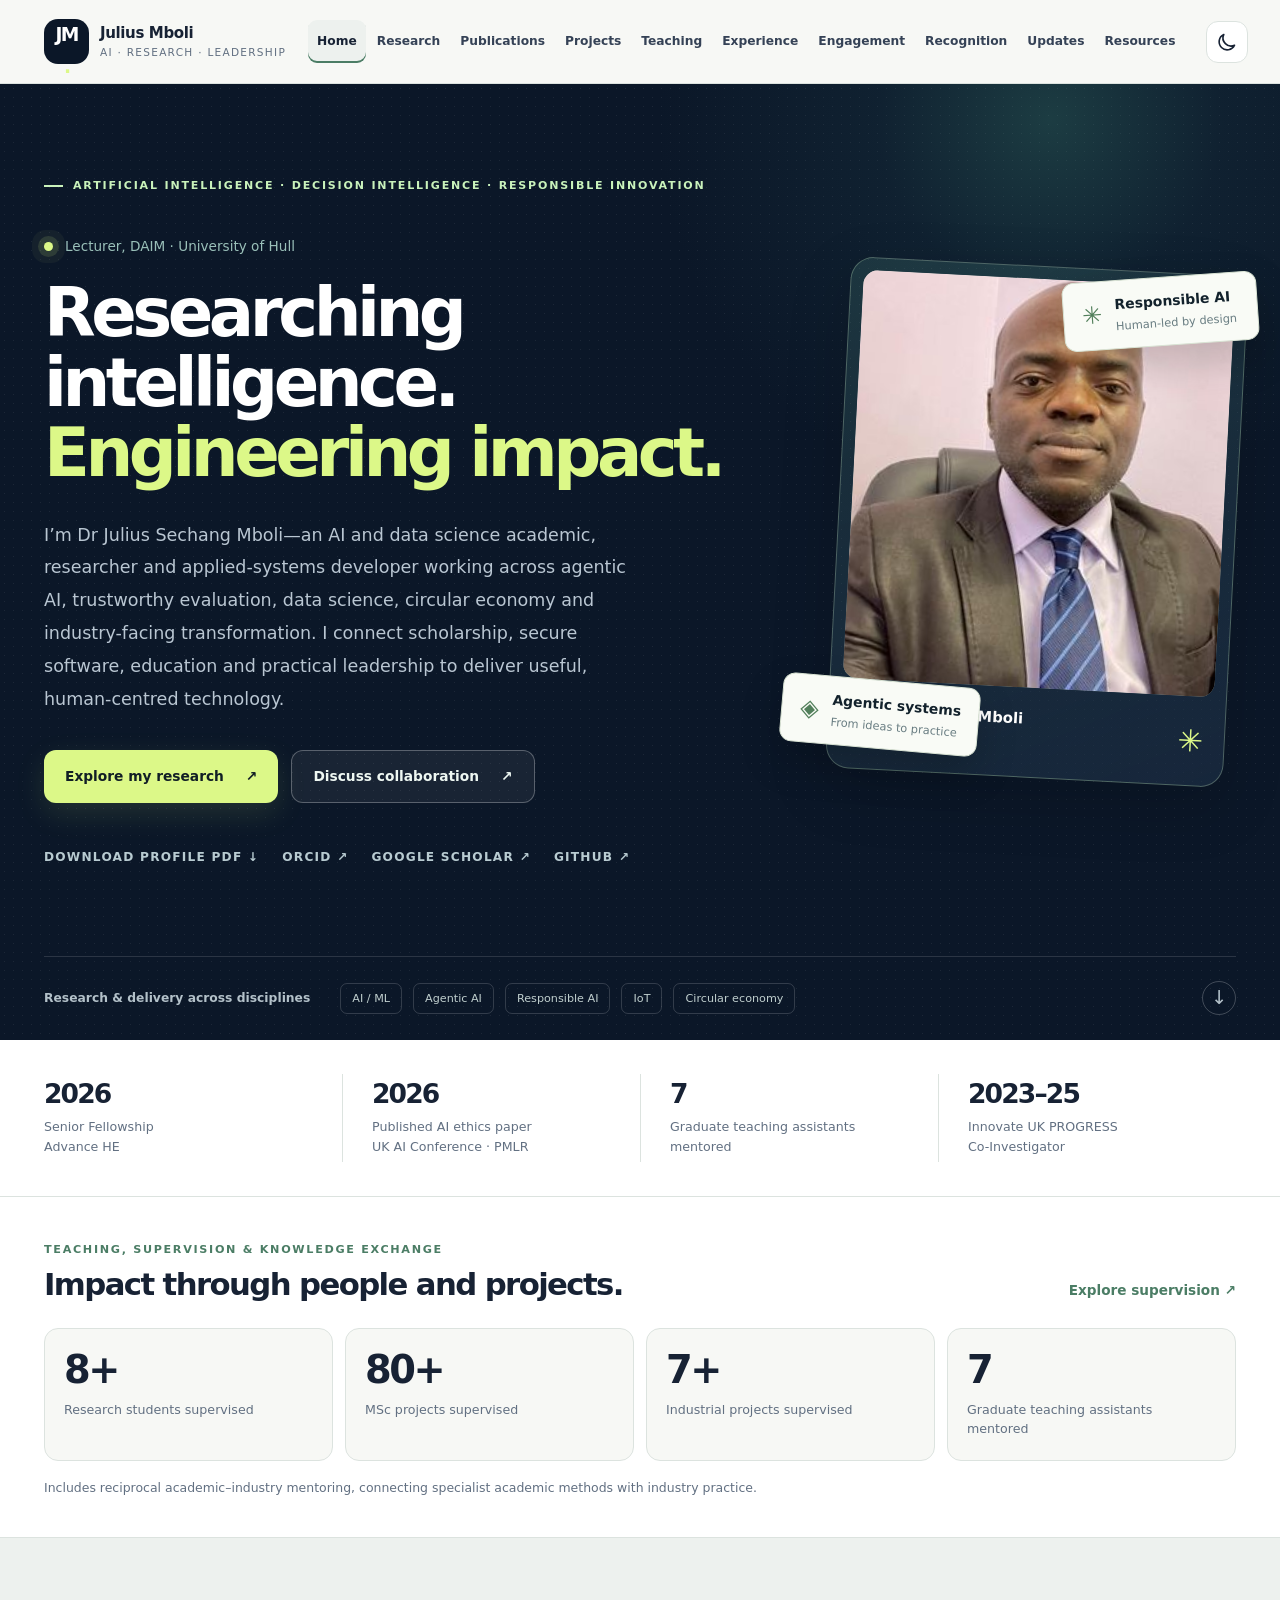
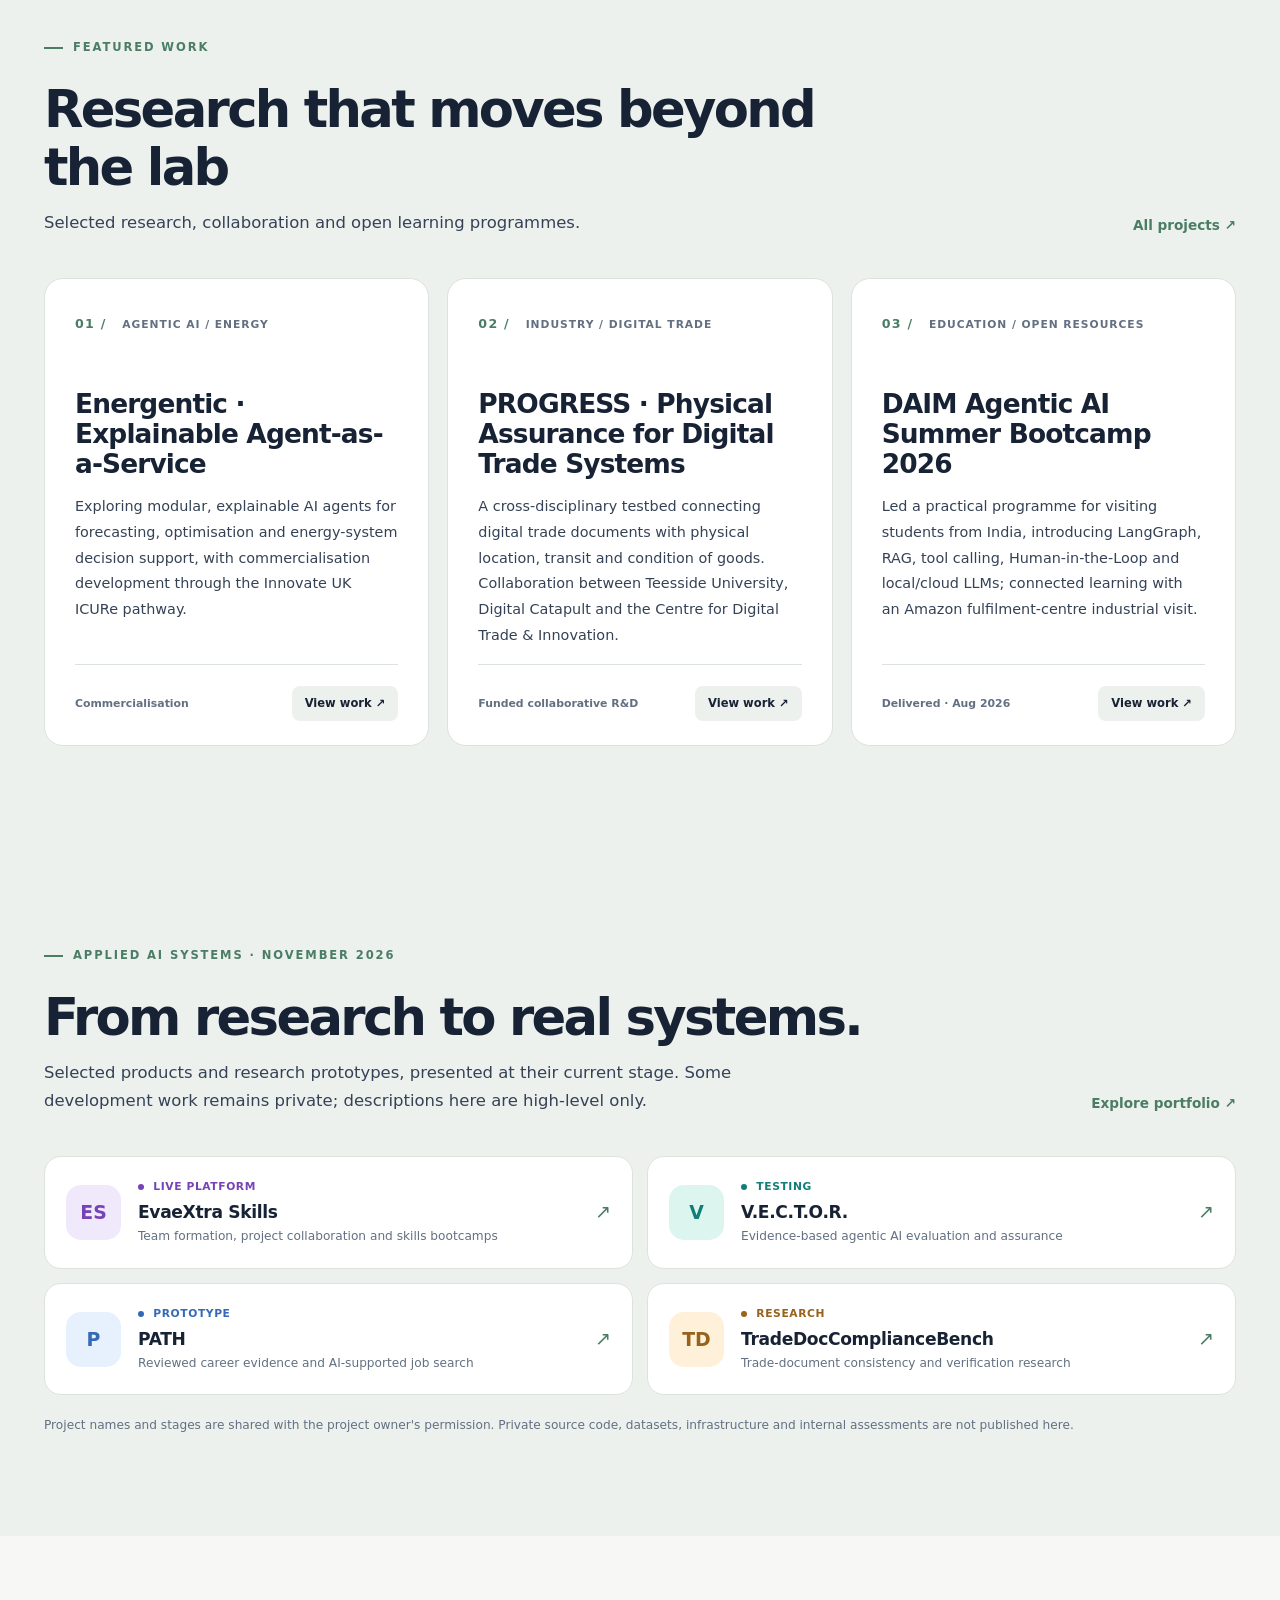
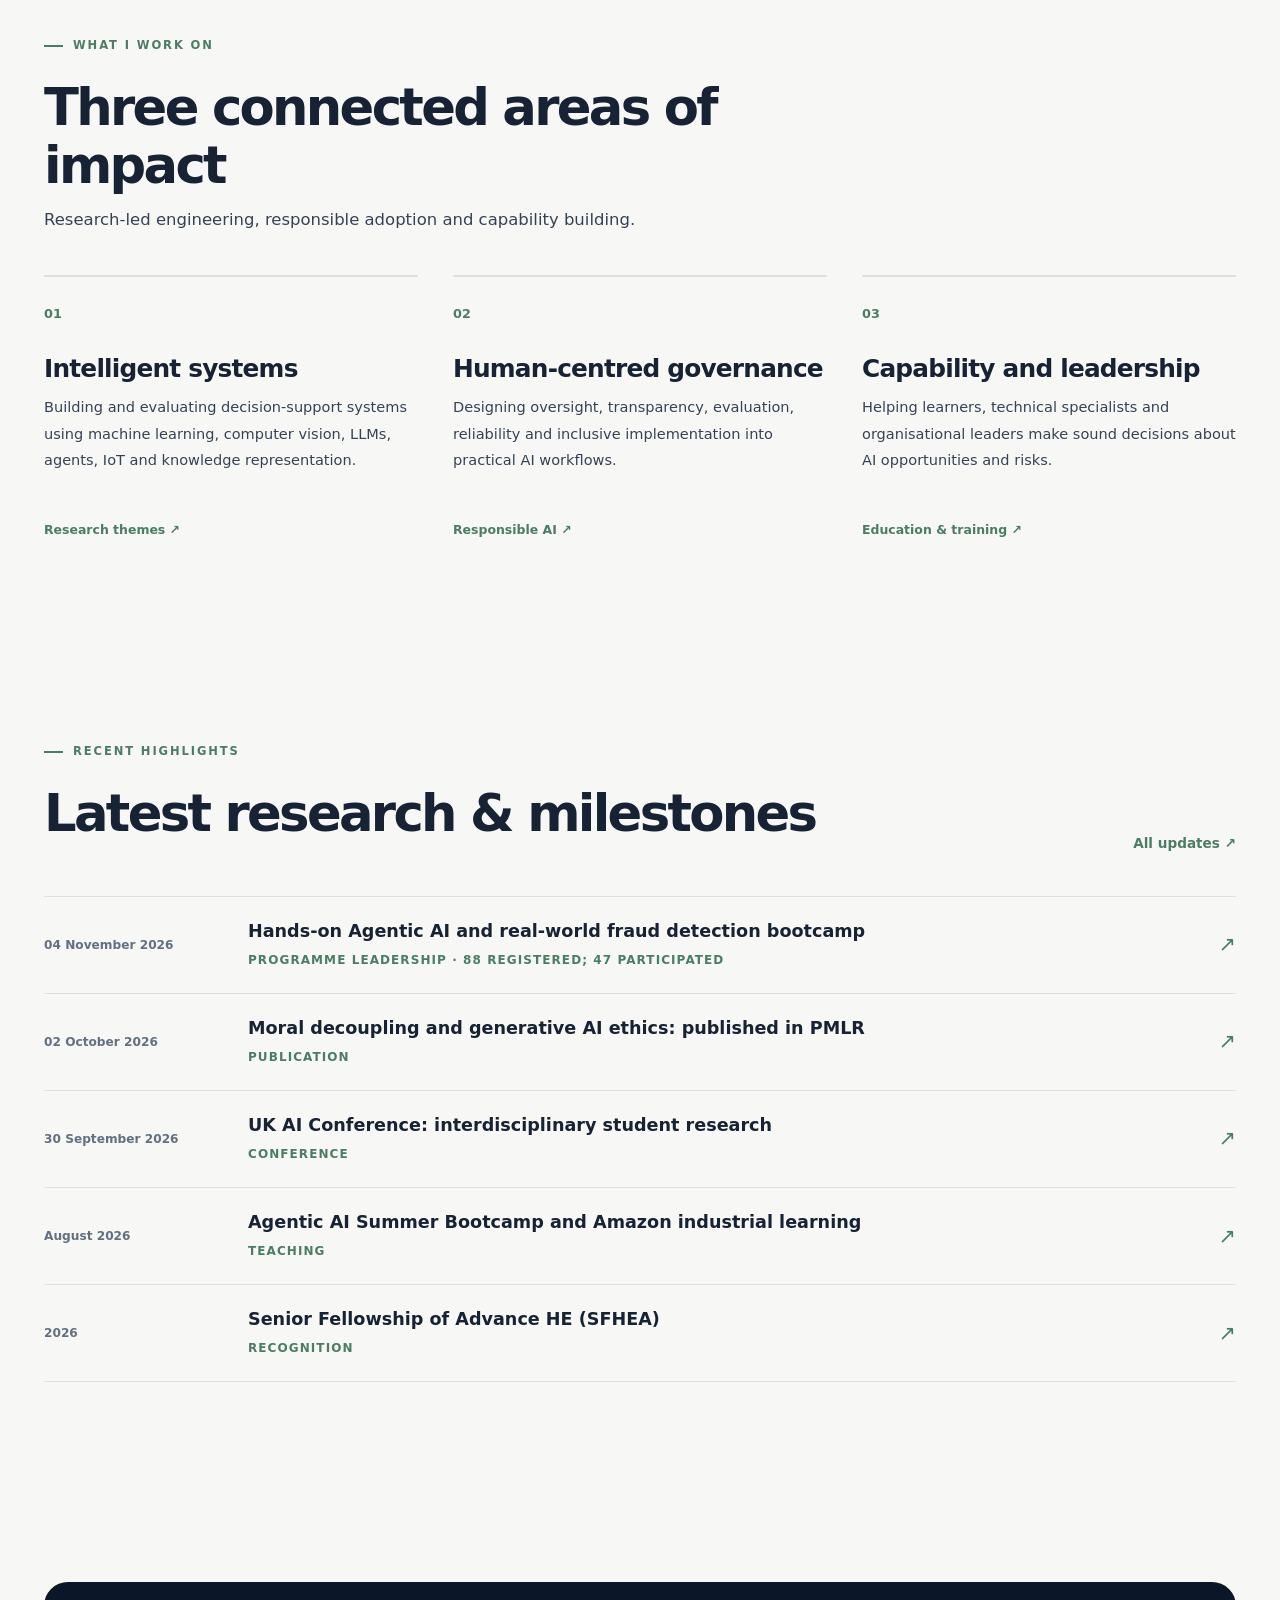
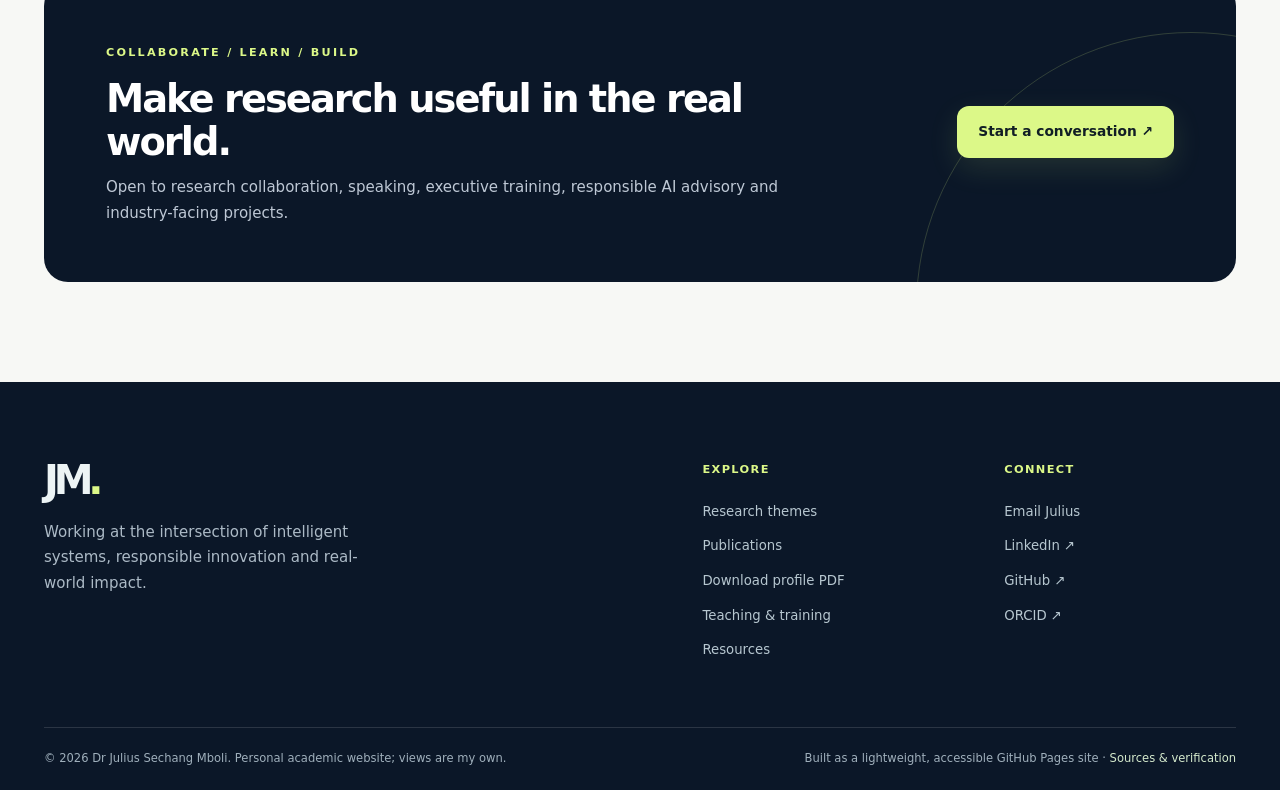
<file: index.html>
<!DOCTYPE html>

<html data-theme="light" lang="en-GB">
<head>
<meta charset="utf-8"/>
<meta content="width=device-width, initial-scale=1" name="viewport"/>
<meta content="#0c1728" name="theme-color"/>
<meta content="Dr Julius Sechang Mboli: AI research, agentic systems and responsible innovation, applied AI portfolio, research supervision and academic–industry collaboration." name="description"/>
<meta content="Dr Julius Sechang Mboli" name="author"/>
<meta content="strict-origin-when-cross-origin" name="referrer"/>
<meta content="website" property="og:type"/>
<meta content="Dr Julius Sechang Mboli" property="og:site_name"/>
<meta content="Dr Julius Sechang Mboli | AI, Data Science &amp; Responsible Innovation" property="og:title"/>
<meta content="Dr Julius Sechang Mboli: AI research, agentic systems and responsible innovation, applied AI portfolio, research supervision and academic–industry collaboration." property="og:description"/>
<meta content="https://jsmboli.github.io/" property="og:url"/>
<meta content="https://jsmboli.github.io/assets/img/julius-mboli.jpg" property="og:image"/>
<meta content="summary" name="twitter:card"/>
<link href="https://jsmboli.github.io/" rel="canonical"/>
<link href="favicon.png" rel="icon" type="image/png"/>
<link href="site.webmanifest" rel="manifest"/>
<link href="assets/css/site.css" rel="stylesheet"/>
<title>Dr Julius Sechang Mboli | AI, Data Science &amp; Responsible Innovation</title>
<script type="application/ld+json">{"@context": "https://schema.org", "@type": "Person", "name": "Dr Julius Sechang Mboli", "givenName": "Julius Sechang", "familyName": "Mboli", "url": "https://jsmboli.github.io/", "image": "https://jsmboli.github.io/assets/img/julius-mboli.jpg", "jobTitle": "Lecturer in AI and Data Science", "affiliation": {"@type": "CollegeOrUniversity", "name": "University of Hull", "url": "https://www.hull.ac.uk/"}, "sameAs": ["https://orcid.org/0000-0003-1708-3052", "https://scholar.google.com/citations?user=RyLQoU8AAAAJ&hl=en", "https://github.com/JSMboli", "https://www.linkedin.com/in/engr-julius-sechang-mboli/", "https://hull-repository.worktribe.com/person/4529393/julius-mboli"], "knowsAbout": ["Artificial Intelligence", "Agentic AI", "Responsible AI", "Circular Economy", "Internet of Things", "Data Science", "Machine Learning"]}</script>
<script defer="" src="assets/js/site.js"></script>
</head>
<body data-page="index.html">
<a class="skip-link" href="#main">Skip to content</a>
<div class="site-shell">
<header class="site-header" id="top">
<div class="nav-wrap container">
<a aria-label="Julius Mboli, home" class="brand" href="index.html"><span class="brand-glyph">JM<span class="glyph-dot">.</span></span><span class="brand-type"><strong>Julius Mboli</strong><small>AI · Research · Leadership</small></span></a>
<nav aria-label="Primary navigation" class="desktop-nav">
<a aria-current="page" href="index.html">Home</a><a href="research.html">Research</a><a href="publications.html">Publications</a><a href="projects.html">Projects</a><a href="teaching.html">Teaching</a><a href="experience.html">Experience</a><a href="talks.html">Engagement</a><a href="awards.html">Recognition</a><a href="ResearchBlog.html">Updates</a><a href="resources.html">Resources</a>
</nav>
<div class="nav-tools"><button aria-label="Switch to dark mode" class="icon-button" id="theme-toggle" title="Toggle colour theme" type="button"><svg aria-hidden="true" viewbox="0 0 24 24"><path d="M20.2 15.5A8.8 8.8 0 0 1 8.5 3.8a8.8 8.8 0 1 0 11.7 11.7Z"></path></svg></button><button aria-controls="mobile-menu" aria-expanded="false" aria-label="Open navigation" class="menu-button" id="menu-toggle" type="button"><span></span><span></span><span></span></button></div>
</div>
<nav aria-label="Mobile navigation" class="mobile-nav container" hidden="" id="mobile-menu"><a aria-current="page" href="index.html">Home <span aria-hidden="true">↗</span></a><a href="research.html">Research <span aria-hidden="true">↗</span></a><a href="publications.html">Publications <span aria-hidden="true">↗</span></a><a href="projects.html">Projects <span aria-hidden="true">↗</span></a><a href="teaching.html">Teaching <span aria-hidden="true">↗</span></a><a href="experience.html">Experience <span aria-hidden="true">↗</span></a><a href="talks.html">Engagement <span aria-hidden="true">↗</span></a><a href="awards.html">Recognition <span aria-hidden="true">↗</span></a><a href="ResearchBlog.html">Updates <span aria-hidden="true">↗</span></a><a href="resources.html">Resources <span aria-hidden="true">↗</span></a></nav>
</header>
<main id="main"><section class="hero grain"><div aria-hidden="true" class="hero-aurora"></div><div class="container hero-grid"><div class="hero-copy"><div class="eyebrow"><span class="eyebrow-line"></span>Artificial intelligence · Decision intelligence · Responsible innovation</div><div class="hero-state"><span class="pulse"></span> Lecturer, DAIM · University of Hull</div><h1>Researching intelligence.<br/><span class="highlight-lime">Engineering impact.</span></h1><p class="hero-sub">I’m Dr Julius Sechang Mboli—an AI and data science academic, researcher and applied-systems developer working across agentic AI, trustworthy evaluation, data science, circular economy and industry-facing transformation. I connect scholarship, secure software, education and practical leadership to deliver useful, human-centred technology.</p><div class="hero-actions"><a class="btn btn-lime" href="research.html">Explore my research <span aria-hidden="true">↗</span></a><a class="btn btn-outline-light" href="mailto:J.Mboli@hull.ac.uk">Discuss collaboration <span aria-hidden="true">↗</span></a></div><div class="hero-links"><a download="" href="assets/Julius_Sechang_Mboli_Academic_Profile_2026.pdf">Download profile PDF ↓</a><a href="https://orcid.org/0000-0003-1708-3052" rel="noopener noreferrer" target="_blank">ORCID ↗</a><a href="https://scholar.google.com/citations?user=RyLQoU8AAAAJ&amp;hl=en" rel="noopener noreferrer" target="_blank">Google Scholar ↗</a><a href="https://github.com/JSMboli" rel="noopener noreferrer" target="_blank">GitHub ↗</a></div></div><div class="hero-aside"><div class="portrait-card"><img alt="Portrait of Dr Julius Sechang Mboli" fetchpriority="high" height="320" src="assets/img/julius-mboli.jpg" width="320"/><div class="portrait-caption"><div><strong>Julius Sechang Mboli</strong><span>PhD · SFHEA · MBA</span></div><span aria-hidden="true" class="portrait-spark">✳</span></div></div><div class="floating-note note-a"><span class="mini-spark">✳</span><span><strong>Responsible AI</strong><small>Human-led by design</small></span></div><div class="floating-note note-b"><span class="mini-spark">◈</span><span><strong>Agentic systems</strong><small>From ideas to practice</small></span></div></div></div><div class="hero-bottom container"><span>Research &amp; delivery across disciplines</span><div class="hero-discipline"><span>AI / ML</span><span>Agentic AI</span><span>Responsible AI</span><span>IoT</span><span>Circular economy</span></div><a aria-label="Explore featured work" href="#featured">↓</a></div></section><section class="metric-band"><div class="container"><div class="metric-grid"><div><strong>2026</strong><span>Senior Fellowship<br/>Advance HE</span></div><div><strong>2026</strong><span>Published AI ethics paper<br/>UK AI Conference · PMLR</span></div><div><strong>7</strong><span>Graduate teaching assistants<br/>mentored</span></div><div><strong>2023–25</strong><span>Innovate UK PROGRESS<br/>Co-Investigator</span></div></div></div></section><section aria-labelledby="supervision-home-heading" class="supervision-band"><div class="container">
<div class="supervision-band-head"><div><span class="mini-label">Teaching, supervision &amp; knowledge exchange</span><h2 id="supervision-home-heading">Impact through people and projects.</h2></div><a class="text-link" href="teaching.html#supervision">Explore supervision ↗</a></div>
<div class="supervision-numbers" role="list"><div role="listitem"><strong>8+</strong><span>Research students supervised</span></div><div role="listitem"><strong>80+</strong><span>MSc projects supervised</span></div><div role="listitem"><strong>7+</strong><span>Industrial projects supervised</span></div><div role="listitem"><strong>7</strong><span>Graduate teaching assistants mentored</span></div></div>
<p class="supervision-band-foot">Includes reciprocal academic–industry mentoring, connecting specialist academic methods with industry practice.</p>
</div></section><section class="section-pad section-soft" id="featured"><div class="container"><div class="section-heading"><div><div class="eyebrow"><span class="eyebrow-line"></span>Featured work</div><h2>Research that moves beyond the lab</h2><p>Selected research, collaboration and open learning programmes.</p></div><a class="section-cta" href="projects.html">All projects ↗</a></div><div class="feature-grid"><article class="feature-card"><div class="feature-num">01 / <span>Agentic AI / energy</span></div><h3>Energentic · Explainable Agent-as-a-Service</h3><p>Exploring modular, explainable AI agents for forecasting, optimisation and energy-system decision support, with commercialisation development through the Innovate UK ICURe pathway.</p><div class="feature-foot"><span>Commercialisation</span><a class="feature-arrow" href="https://www.energentic.ai/" rel="noopener noreferrer" target="_blank">View work<span aria-hidden="true"> ↗</span></a></div></article><article class="feature-card"><div class="feature-num">02 / <span>Industry / digital trade</span></div><h3>PROGRESS · Physical Assurance for Digital Trade Systems</h3><p>A cross-disciplinary testbed connecting digital trade documents with physical location, transit and condition of goods. Collaboration between Teesside University, Digital Catapult and the Centre for Digital Trade &amp; Innovation.</p><div class="feature-foot"><span>Funded collaborative R&amp;D</span><a class="feature-arrow" href="https://research.tees.ac.uk/en/projects/physical-assurance-for-digital-trade-systems-progress/" rel="noopener noreferrer" target="_blank">View work<span aria-hidden="true"> ↗</span></a></div></article><article class="feature-card"><div class="feature-num">03 / <span>Education / open resources</span></div><h3>DAIM Agentic AI Summer Bootcamp 2026</h3><p>Led a practical programme for visiting students from India, introducing LangGraph, RAG, tool calling, Human-in-the-Loop and local/cloud LLMs; connected learning with an Amazon fulfilment-centre industrial visit.</p><div class="feature-foot"><span>Delivered · Aug 2026</span><a class="feature-arrow" href="https://jsmboli.github.io/agentic-ai-bootcamp/" rel="noopener noreferrer" target="_blank">View work<span aria-hidden="true"> ↗</span></a></div></article></div></div></section><section aria-labelledby="applied-work-heading" class="section-pad section-soft" id="applied-work"><div class="container">
<div class="section-heading"><div><div class="eyebrow"><span class="eyebrow-line"></span>Applied AI systems · November 2026</div><h2 id="applied-work-heading">From research to real systems.</h2><p>Selected products and research prototypes, presented at their current stage. Some development work remains private; descriptions here are high-level only.</p></div><a class="section-cta" href="projects.html#applied-ai">Explore portfolio ↗</a></div>
<div class="portfolio-strip">
<a class="portfolio-teaser accent-purple" href="projects.html#skills"><span aria-hidden="true" class="teaser-mark">ES</span><span class="teaser-body"><span class="teaser-state"><i aria-hidden="true"></i> Live platform</span><strong>EvaeXtra Skills</strong><small>Team formation, project collaboration and skills bootcamps</small></span><span aria-hidden="true" class="teaser-arrow">↗</span></a>
<a class="portfolio-teaser accent-teal" href="projects.html#vector"><span aria-hidden="true" class="teaser-mark">V</span><span class="teaser-body"><span class="teaser-state"><i aria-hidden="true"></i> Testing</span><strong>V.E.C.T.O.R.</strong><small>Evidence-based agentic AI evaluation and assurance</small></span><span aria-hidden="true" class="teaser-arrow">↗</span></a>
<a class="portfolio-teaser accent-blue" href="projects.html#path"><span aria-hidden="true" class="teaser-mark">P</span><span class="teaser-body"><span class="teaser-state"><i aria-hidden="true"></i> Prototype</span><strong>PATH</strong><small>Reviewed career evidence and AI-supported job search</small></span><span aria-hidden="true" class="teaser-arrow">↗</span></a>
<a class="portfolio-teaser accent-amber" href="projects.html#tradebench"><span aria-hidden="true" class="teaser-mark">TD</span><span class="teaser-body"><span class="teaser-state"><i aria-hidden="true"></i> Research</span><strong>TradeDocComplianceBench</strong><small>Trade-document consistency and verification research</small></span><span aria-hidden="true" class="teaser-arrow">↗</span></a>
</div>
<p class="subtle-footnote">Project names and stages are shared with the project owner's permission. Private source code, datasets, infrastructure and internal assessments are not published here.</p>
</div></section><section class="section-pad"><div class="container"><div class="section-heading"><div><div class="eyebrow"><span class="eyebrow-line"></span>What I work on</div><h2>Three connected areas of impact</h2><p>Research-led engineering, responsible adoption and capability building.</p></div></div><div class="focus-grid"><article><span class="focus-icon">01</span><h3>Intelligent systems</h3><p>Building and evaluating decision-support systems using machine learning, computer vision, LLMs, agents, IoT and knowledge representation.</p><a href="research.html">Research themes ↗</a></article><article><span class="focus-icon">02</span><h3>Human-centred governance</h3><p>Designing oversight, transparency, evaluation, reliability and inclusive implementation into practical AI workflows.</p><a href="research.html#responsible">Responsible AI ↗</a></article><article><span class="focus-icon">03</span><h3>Capability and leadership</h3><p>Helping learners, technical specialists and organisational leaders make sound decisions about AI opportunities and risks.</p><a href="teaching.html">Education &amp; training ↗</a></article></div></div></section><section class="section-pad"><div class="container"><div class="section-heading"><div><div class="eyebrow"><span class="eyebrow-line"></span>Recent highlights</div><h2>Latest research &amp; milestones</h2></div><a class="section-cta" href="ResearchBlog.html">All updates ↗</a></div><div class="news-list"><a class="news-item" href="ResearchBlog.html#fraud-bootcamp"><span class="news-date">04 November 2026</span><span class="news-main"><strong>Hands-on Agentic AI and real-world fraud detection bootcamp</strong><span>Programme leadership · 88 registered; 47 participated</span></span><span aria-hidden="true" class="news-arrow">↗</span></a><a class="news-item" href="https://proceedings.mlr.press/v348/chimezie26a.html" rel="noopener noreferrer" target="_blank"><span class="news-date">02 October 2026</span><span class="news-main"><strong>Moral decoupling and generative AI ethics: published in PMLR</strong><span>Publication</span></span><span aria-hidden="true" class="news-arrow">↗</span></a><a class="news-item" href="https://uk.linkedin.com/company/daim-data-science-and-artificial-intelligence-university-of-hull" rel="noopener noreferrer" target="_blank"><span class="news-date">30 September 2026</span><span class="news-main"><strong>UK AI Conference: interdisciplinary student research</strong><span>Conference</span></span><span aria-hidden="true" class="news-arrow">↗</span></a><a class="news-item" href="https://jsmboli.github.io/agentic-ai-bootcamp/" rel="noopener noreferrer" target="_blank"><span class="news-date">August 2026</span><span class="news-main"><strong>Agentic AI Summer Bootcamp and Amazon industrial learning</strong><span>Teaching</span></span><span aria-hidden="true" class="news-arrow">↗</span></a><a class="news-item" href="https://hull-repository.worktribe.com/person/4529393/julius-mboli" rel="noopener noreferrer" target="_blank"><span class="news-date">2026</span><span class="news-main"><strong>Senior Fellowship of Advance HE (SFHEA)</strong><span>Recognition</span></span><span aria-hidden="true" class="news-arrow">↗</span></a></div></div></section><section class="section-pad"><div class="container"><div class="collab-callout"><div><span class="light-eyebrow">Collaborate / Learn / Build</span><h2>Make research useful in the real world.</h2><p>Open to research collaboration, speaking, executive training, responsible AI advisory and industry-facing projects.</p></div><div><a class="btn btn-lime" href="mailto:J.Mboli@hull.ac.uk?subject=Research%20and%20AI%20collaboration">Start a conversation ↗</a></div></div></div></section></main>
<footer class="footer"><div class="container footer-top"><div><div class="footer-mark">JM<span>.</span></div><p>Working at the intersection of intelligent systems, responsible innovation and real-world impact.</p></div><div><span class="footer-title">Explore</span><a href="research.html">Research themes</a><a href="publications.html">Publications</a><a download="" href="assets/Julius_Sechang_Mboli_Academic_Profile_2026.pdf">Download profile PDF</a><a href="teaching.html">Teaching &amp; training</a><a href="resources.html">Resources</a></div><div><span class="footer-title">Connect</span><a href="mailto:J.Mboli@hull.ac.uk">Email Julius</a><a href="https://www.linkedin.com/in/engr-julius-sechang-mboli/" rel="noopener noreferrer" target="_blank">LinkedIn ↗</a><a href="https://github.com/JSMboli" rel="noopener noreferrer" target="_blank">GitHub ↗</a><a href="https://orcid.org/0000-0003-1708-3052" rel="noopener noreferrer" target="_blank">ORCID ↗</a></div></div><div class="container footer-bottom"><small>© <span id="copyright-year">2026</span> Dr Julius Sechang Mboli. Personal academic website; views are my own.</small><small>Built as a lightweight, accessible GitHub Pages site · <a href="sources.html">Sources &amp; verification</a></small></div></footer>
</div>
<a aria-label="Return to top" class="back-top" href="#top">↑</a>
</body></html>
</file>
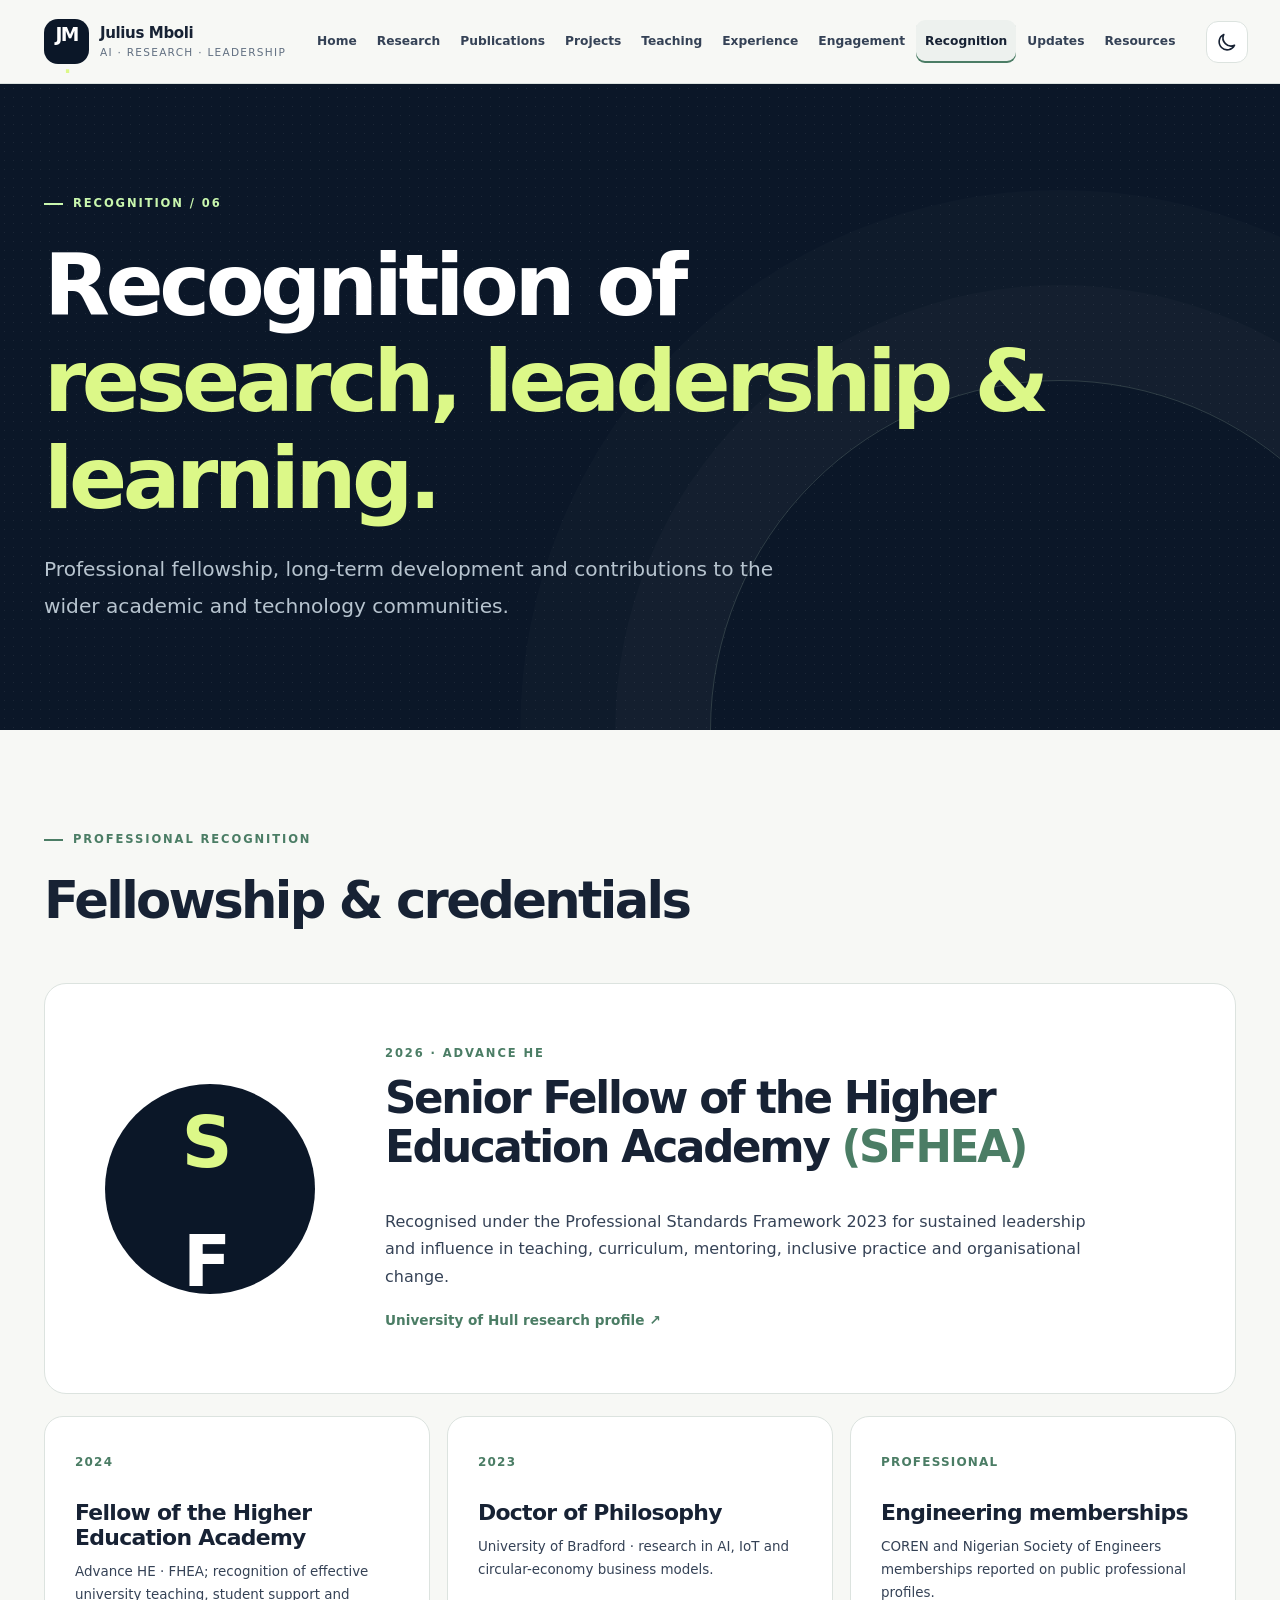
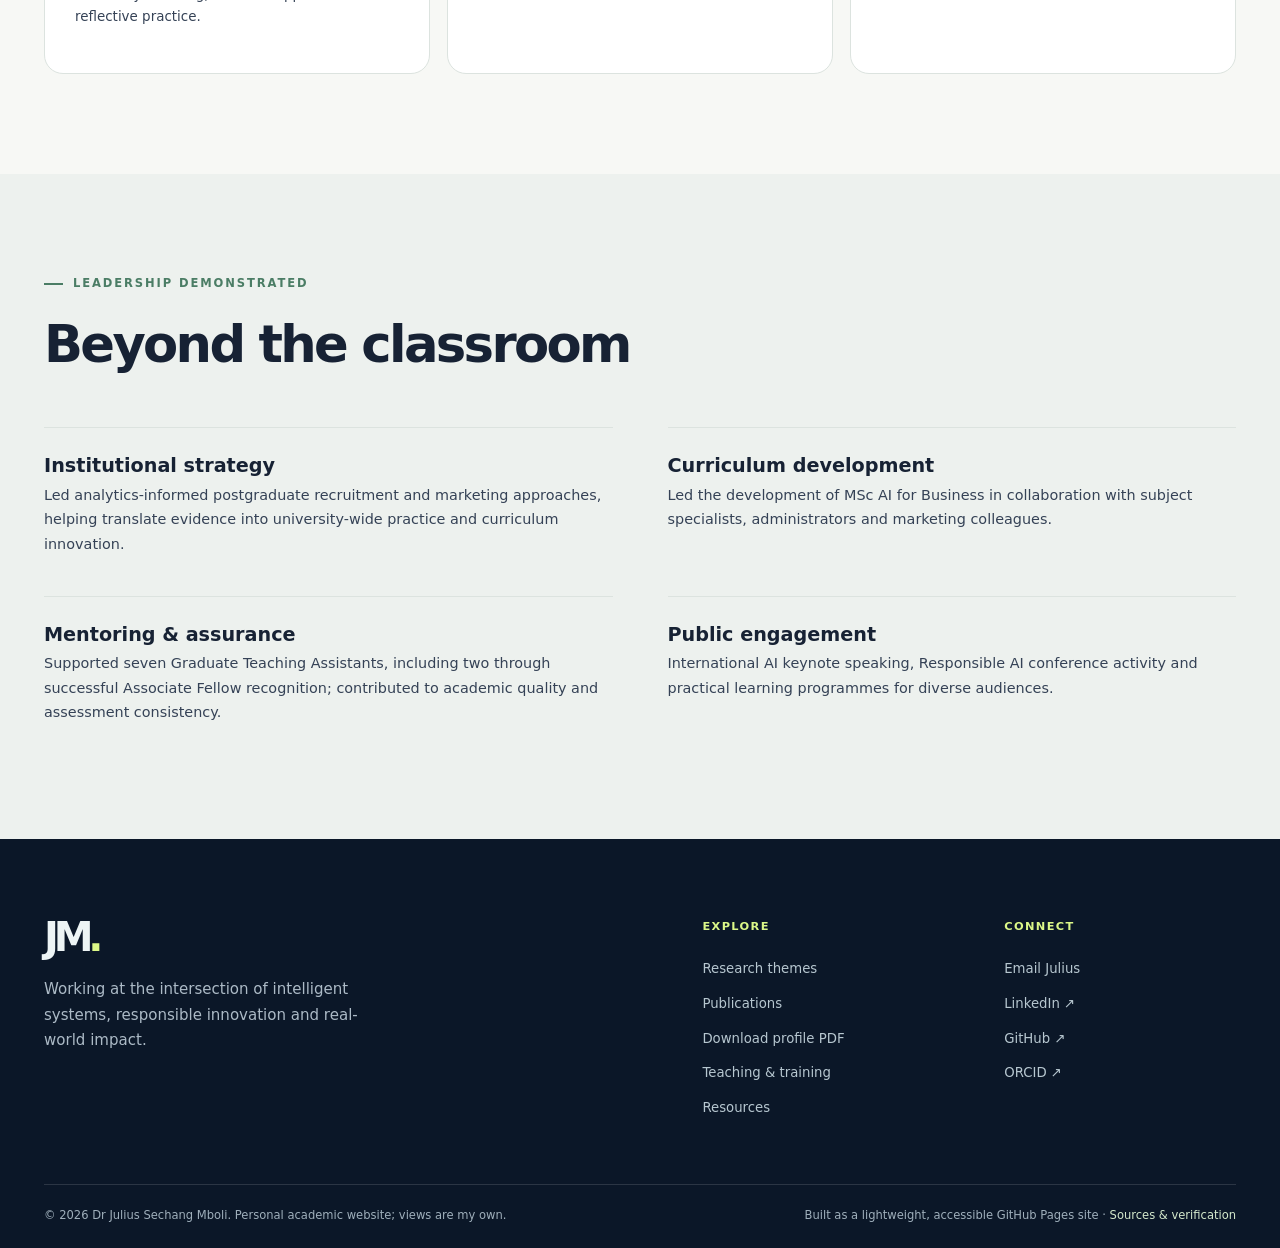
<file: awards.html>
<!doctype html>
<html lang="en-GB" data-theme="light">
<head>
<meta charset="utf-8">
<meta name="viewport" content="width=device-width, initial-scale=1">
<meta name="theme-color" content="#0c1728">
<meta name="description" content="Senior Fellow of Advance HE, professional development, mentoring and academic leadership.">
<meta name="author" content="Dr Julius Sechang Mboli">
<meta name="referrer" content="strict-origin-when-cross-origin">
<meta property="og:type" content="website">
<meta property="og:site_name" content="Dr Julius Sechang Mboli">
<meta property="og:title" content="Recognition &amp; Leadership | Dr Julius Sechang Mboli">
<meta property="og:description" content="Senior Fellow of Advance HE, professional development, mentoring and academic leadership.">
<meta property="og:url" content="https://jsmboli.github.io/awards.html">
<meta property="og:image" content="https://jsmboli.github.io/assets/img/julius-mboli.jpg">
<meta name="twitter:card" content="summary">
<link rel="canonical" href="https://jsmboli.github.io/awards.html">
<link rel="icon" type="image/png" href="favicon.png">
<link rel="manifest" href="site.webmanifest">
<link rel="stylesheet" href="assets/css/site.css">
<title>Recognition &amp; Leadership | Dr Julius Sechang Mboli</title>
<script type="application/ld+json">{"@context": "https://schema.org", "@type": "Person", "name": "Dr Julius Sechang Mboli", "givenName": "Julius Sechang", "familyName": "Mboli", "url": "https://jsmboli.github.io/", "image": "https://jsmboli.github.io/assets/img/julius-mboli.jpg", "jobTitle": "Lecturer in AI and Data Science", "affiliation": {"@type": "CollegeOrUniversity", "name": "University of Hull", "url": "https://www.hull.ac.uk/"}, "sameAs": ["https://orcid.org/0000-0003-1708-3052", "https://scholar.google.com/citations?user=RyLQoU8AAAAJ&hl=en", "https://github.com/JSMboli", "https://www.linkedin.com/in/engr-julius-sechang-mboli/", "https://hull-repository.worktribe.com/person/4529393/julius-mboli"], "knowsAbout": ["Artificial Intelligence", "Agentic AI", "Responsible AI", "Circular Economy", "Internet of Things", "Data Science", "Machine Learning"]}</script>
<script defer src="assets/js/site.js"></script>
</head>
<body data-page="awards.html">
<a class="skip-link" href="#main">Skip to content</a>
<div class="site-shell">
<header class="site-header" id="top">
 <div class="nav-wrap container">
  <a href="index.html" class="brand" aria-label="Julius Mboli, home"><span class="brand-glyph">JM<span class="glyph-dot">.</span></span><span class="brand-type"><strong>Julius Mboli</strong><small>AI · Research · Leadership</small></span></a>
  <nav class="desktop-nav" aria-label="Primary navigation">
   <a href="index.html" >Home</a><a href="research.html" >Research</a><a href="publications.html" >Publications</a><a href="projects.html" >Projects</a><a href="teaching.html" >Teaching</a><a href="experience.html">Experience</a><a href="talks.html" >Engagement</a><a href="awards.html" aria-current="page">Recognition</a><a href="ResearchBlog.html" >Updates</a><a href="resources.html" >Resources</a>
  </nav>
  <div class="nav-tools"><button type="button" id="theme-toggle" class="icon-button" aria-label="Switch to dark mode" title="Toggle colour theme"><svg viewBox="0 0 24 24" aria-hidden="true"><path d="M20.2 15.5A8.8 8.8 0 0 1 8.5 3.8a8.8 8.8 0 1 0 11.7 11.7Z"/></svg></button><button type="button" id="menu-toggle" class="menu-button" aria-controls="mobile-menu" aria-expanded="false" aria-label="Open navigation"><span></span><span></span><span></span></button></div>
 </div>
 <nav class="mobile-nav container" id="mobile-menu" aria-label="Mobile navigation" hidden><a href="index.html" >Home <span aria-hidden="true">↗</span></a><a href="research.html" >Research <span aria-hidden="true">↗</span></a><a href="publications.html" >Publications <span aria-hidden="true">↗</span></a><a href="projects.html" >Projects <span aria-hidden="true">↗</span></a><a href="teaching.html" >Teaching <span aria-hidden="true">↗</span></a><a href="experience.html">Experience <span aria-hidden="true">↗</span></a><a href="talks.html" >Engagement <span aria-hidden="true">↗</span></a><a href="awards.html" aria-current="page">Recognition <span aria-hidden="true">↗</span></a><a href="ResearchBlog.html" >Updates <span aria-hidden="true">↗</span></a><a href="resources.html" >Resources <span aria-hidden="true">↗</span></a></nav>
</header>
<main id="main"><section class="page-banner grain"><div class="container"><div class="eyebrow"><span class="eyebrow-line"></span>Recognition / 06</div><h1>Recognition of <em>research, leadership & learning.</em></h1><p class="page-lead">Professional fellowship, long-term development and contributions to the wider academic and technology communities.</p></div></section><section class="section-pad" ><div class="container"><div class="section-heading"><div><div class="eyebrow"><span class="eyebrow-line"></span>Professional recognition</div><h2>Fellowship & credentials</h2></div></div><div class="award-hero"><div class="award-symbol">S<span>F</span></div><div><div class="eyebrow">2026 · Advance HE</div><h2>Senior Fellow of the Higher Education Academy <span>(SFHEA)</span></h2><p>Recognised under the Professional Standards Framework 2023 for sustained leadership and influence in teaching, curriculum, mentoring, inclusive practice and organisational change.</p><a class="text-link" href="https://hull-repository.worktribe.com/person/4529393/julius-mboli" target="_blank" rel="noopener noreferrer">University of Hull research profile<span aria-hidden="true"> ↗</span></a></div></div><div class="credential-grid"><article><span>2024</span><h3>Fellow of the Higher Education Academy</h3><p>Advance HE · FHEA; recognition of effective university teaching, student support and reflective practice.</p></article><article><span>2023</span><h3>Doctor of Philosophy</h3><p>University of Bradford · research in AI, IoT and circular-economy business models.</p></article><article><span>Professional</span><h3>Engineering memberships</h3><p>COREN and Nigerian Society of Engineers memberships reported on public professional profiles.</p></article></div></div></section><section class="section-pad section-soft" ><div class="container"><div class="section-heading"><div><div class="eyebrow"><span class="eyebrow-line"></span>Leadership demonstrated</div><h2>Beyond the classroom</h2></div></div><div class="leadership-grid"><div><strong>Institutional strategy</strong><p>Led analytics-informed postgraduate recruitment and marketing approaches, helping translate evidence into university-wide practice and curriculum innovation.</p></div><div><strong>Curriculum development</strong><p>Led the development of MSc AI for Business in collaboration with subject specialists, administrators and marketing colleagues.</p></div><div><strong>Mentoring & assurance</strong><p>Supported seven Graduate Teaching Assistants, including two through successful Associate Fellow recognition; contributed to academic quality and assessment consistency.</p></div><div><strong>Public engagement</strong><p>International AI keynote speaking, Responsible AI conference activity and practical learning programmes for diverse audiences.</p></div></div></div></section></main>
<footer class="footer"><div class="container footer-top"><div><div class="footer-mark">JM<span>.</span></div><p>Working at the intersection of intelligent systems, responsible innovation and real-world impact.</p></div><div><span class="footer-title">Explore</span><a href="research.html">Research themes</a><a href="publications.html">Publications</a><a href="assets/Julius_Sechang_Mboli_Academic_Profile_2026.pdf" download>Download profile PDF</a><a href="teaching.html">Teaching & training</a><a href="resources.html">Resources</a></div><div><span class="footer-title">Connect</span><a href="mailto:J.Mboli@hull.ac.uk">Email Julius</a><a href="https://www.linkedin.com/in/engr-julius-sechang-mboli/" target="_blank" rel="noopener noreferrer">LinkedIn ↗</a><a href="https://github.com/JSMboli" target="_blank" rel="noopener noreferrer">GitHub ↗</a><a href="https://orcid.org/0000-0003-1708-3052" target="_blank" rel="noopener noreferrer">ORCID ↗</a></div></div><div class="container footer-bottom"><small>© <span id="copyright-year">2026</span> Dr Julius Sechang Mboli. Personal academic website; views are my own.</small><small>Built as a lightweight, accessible GitHub Pages site · <a href="sources.html">Sources & verification</a></small></div></footer>
</div>
<a class="back-top" href="#top" aria-label="Return to top">↑</a>
</body></html>
</file>
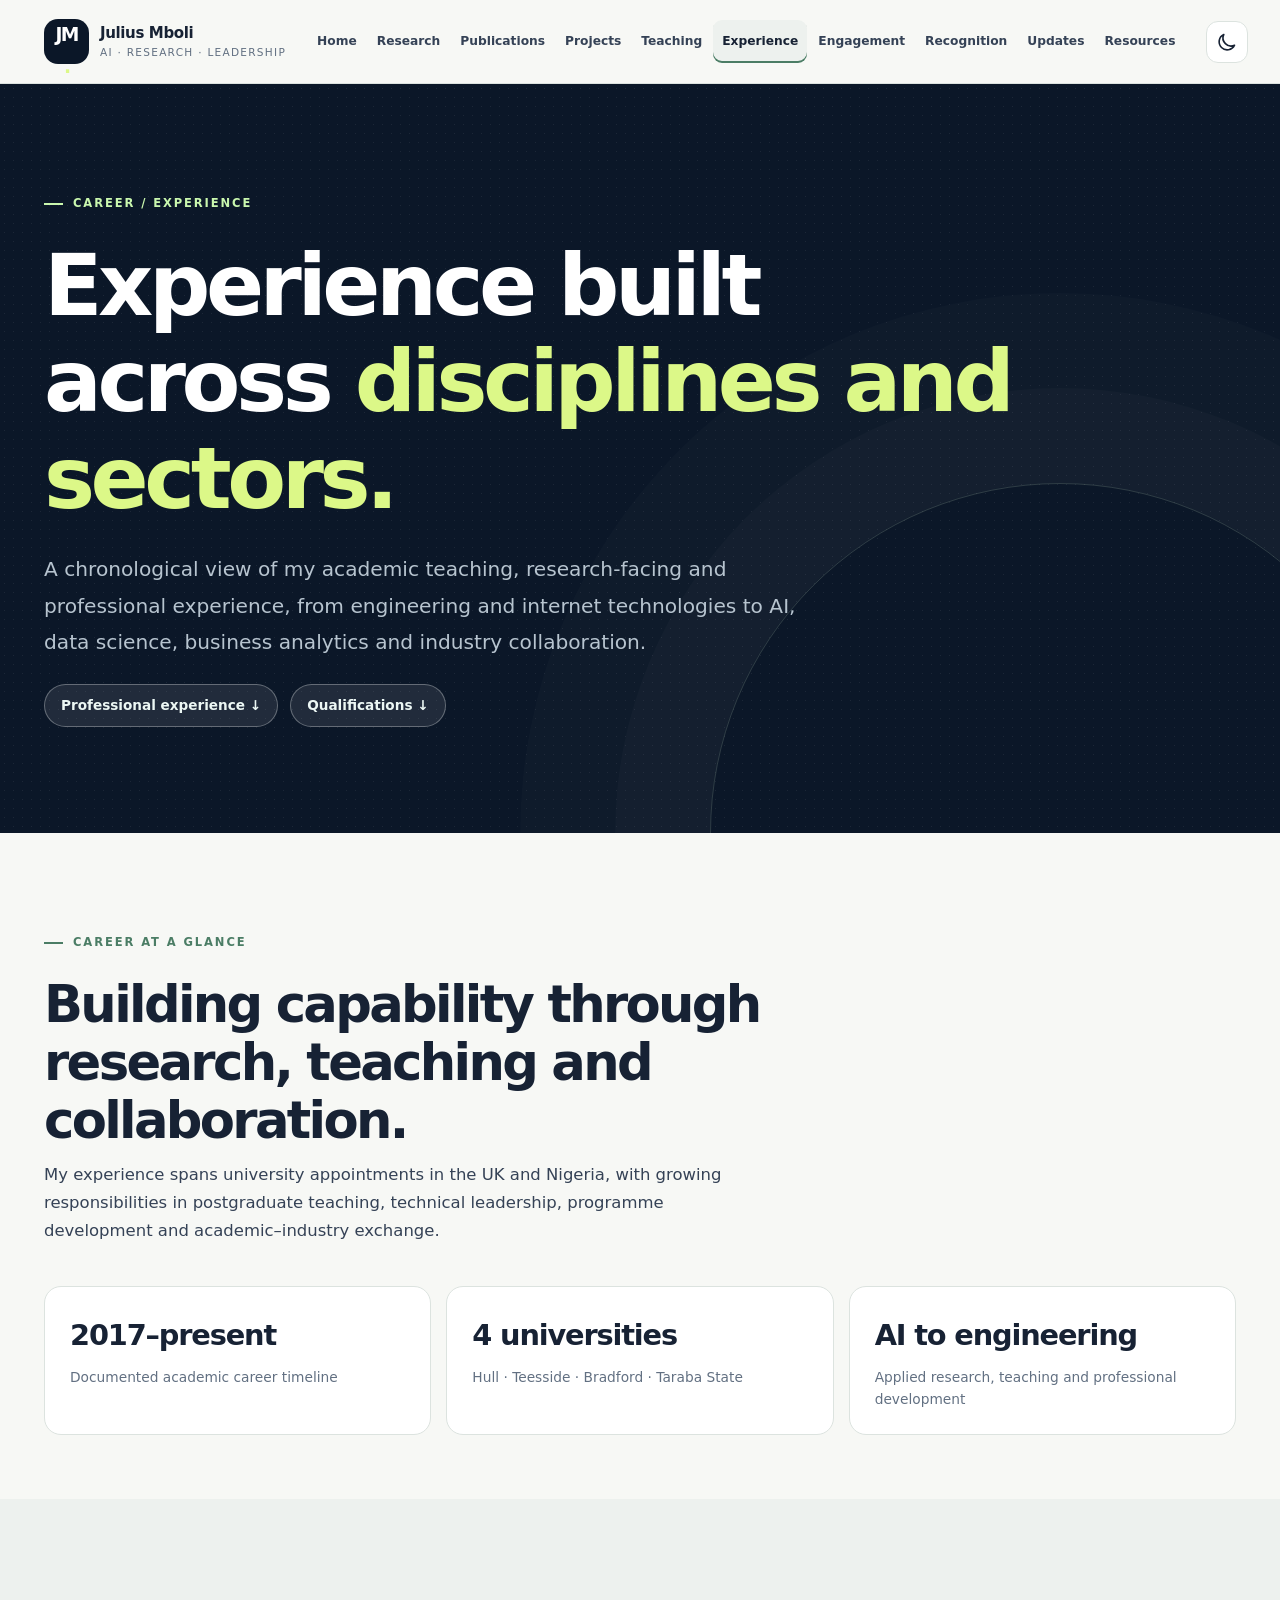
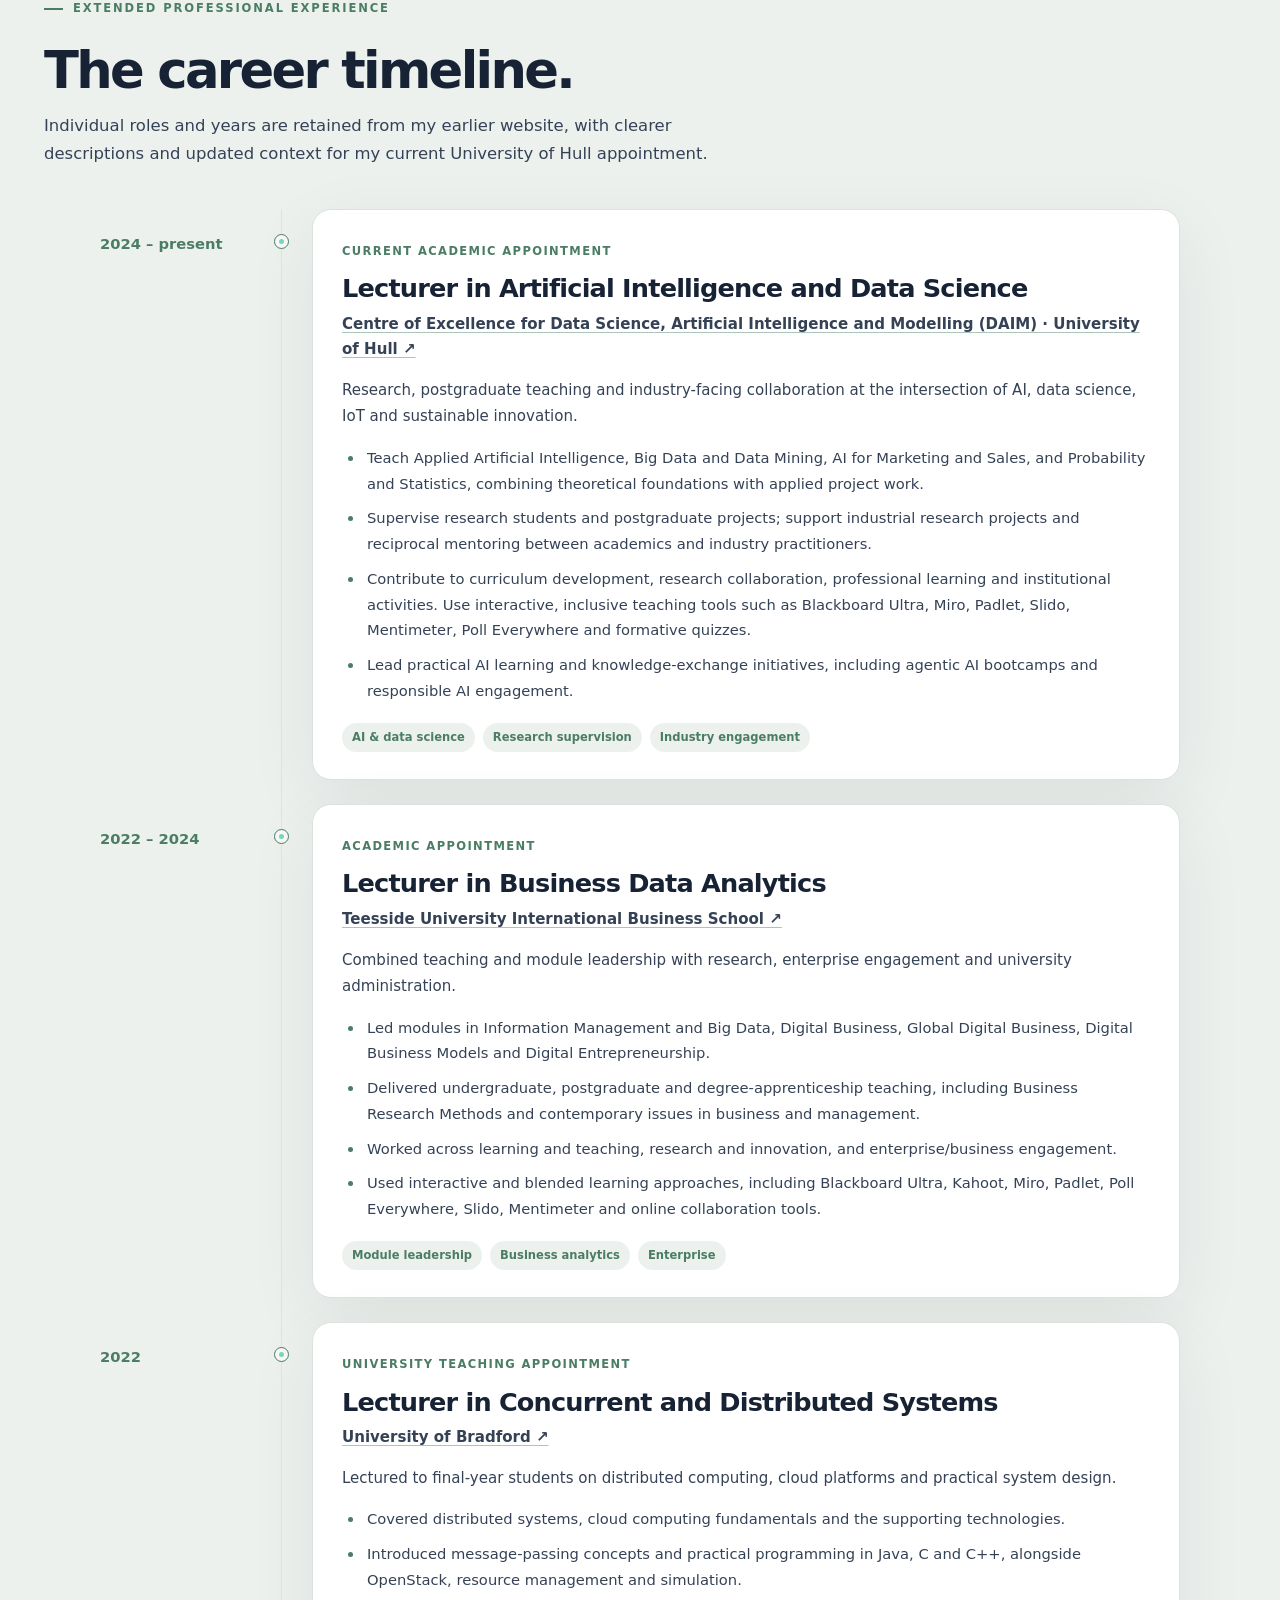
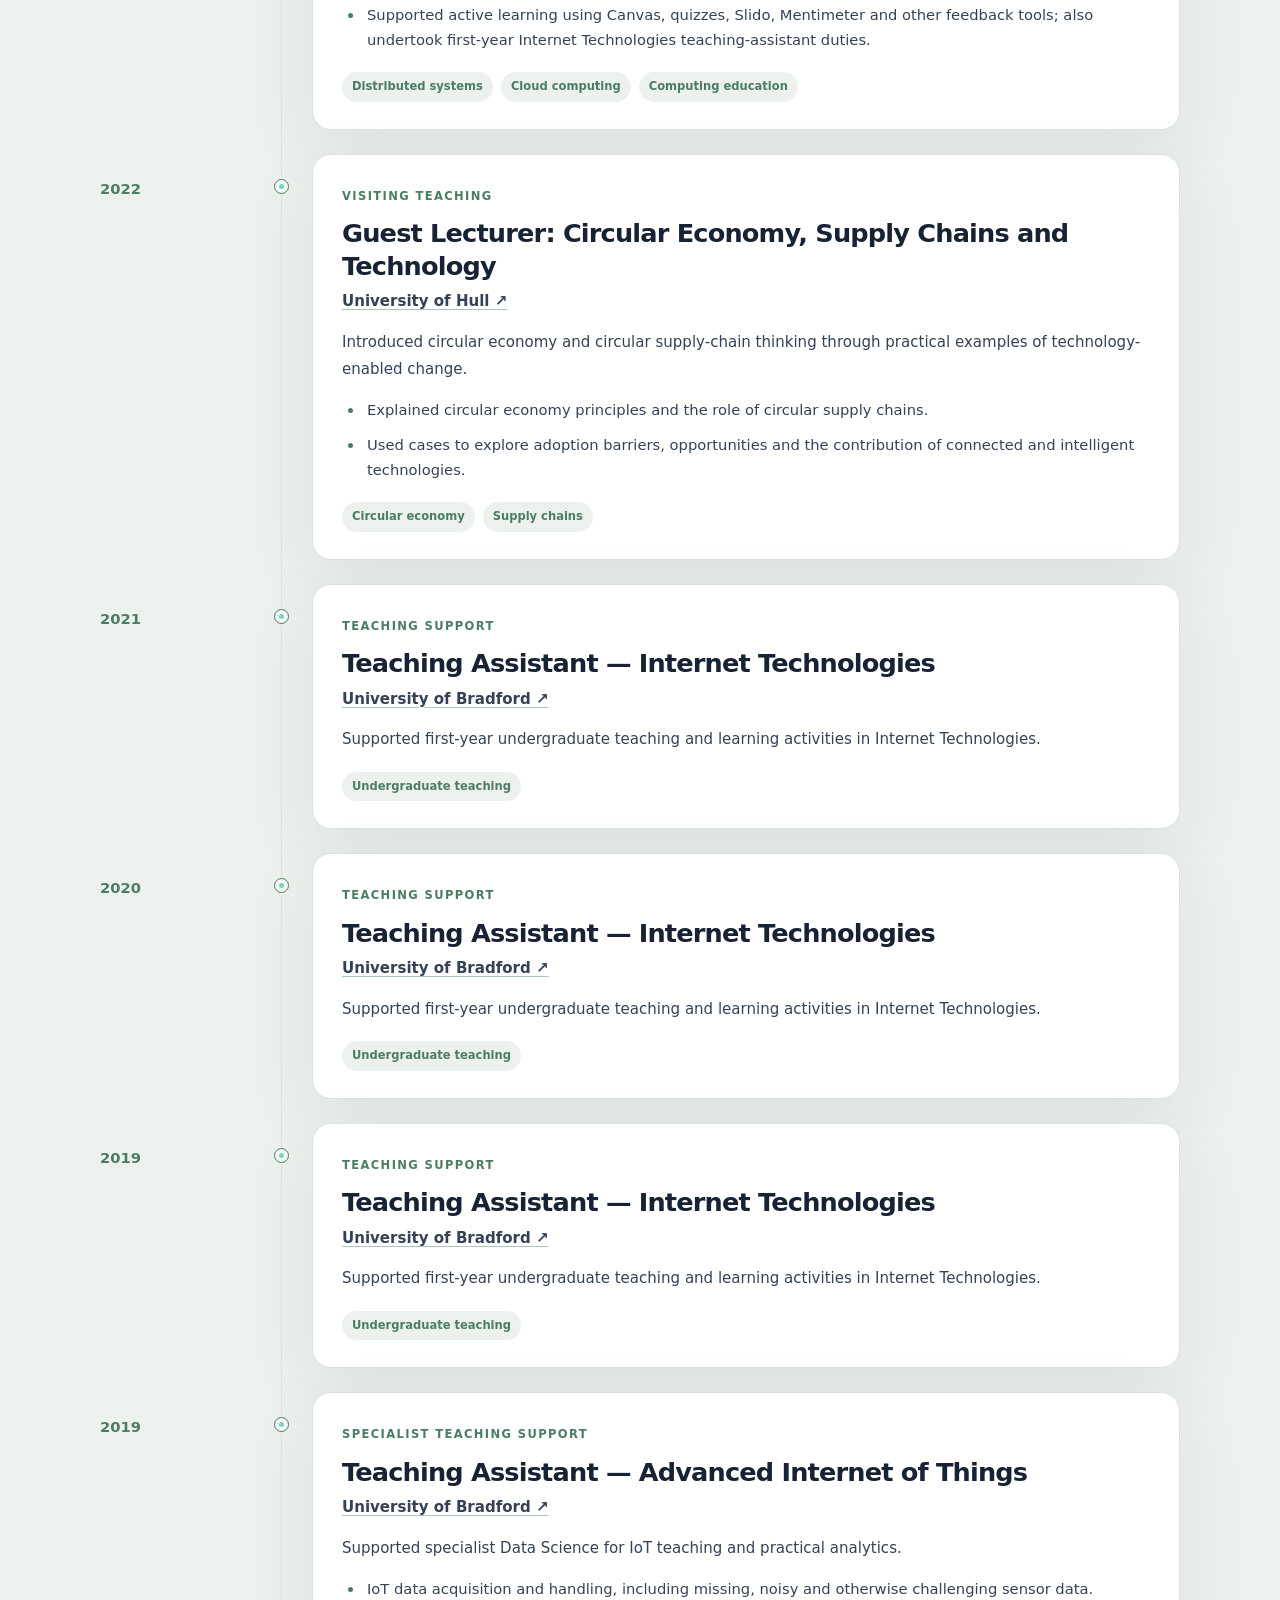
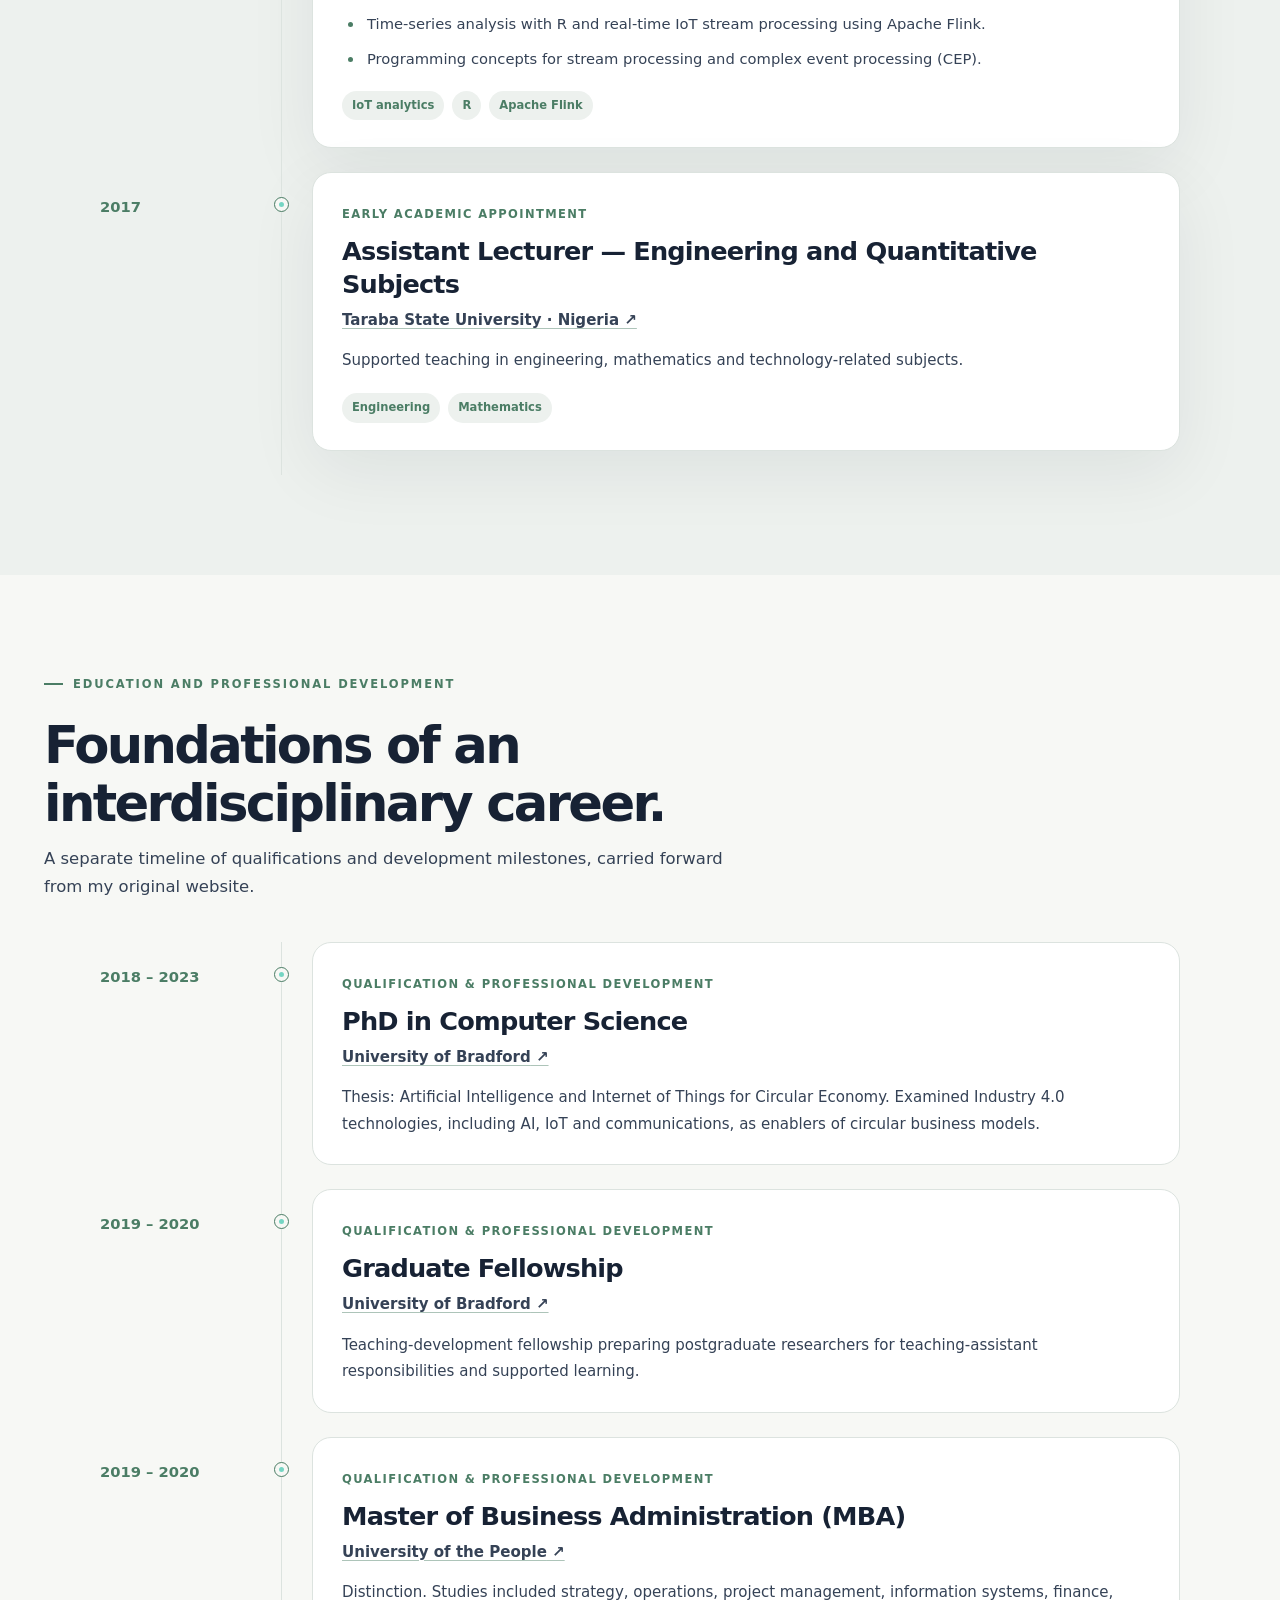
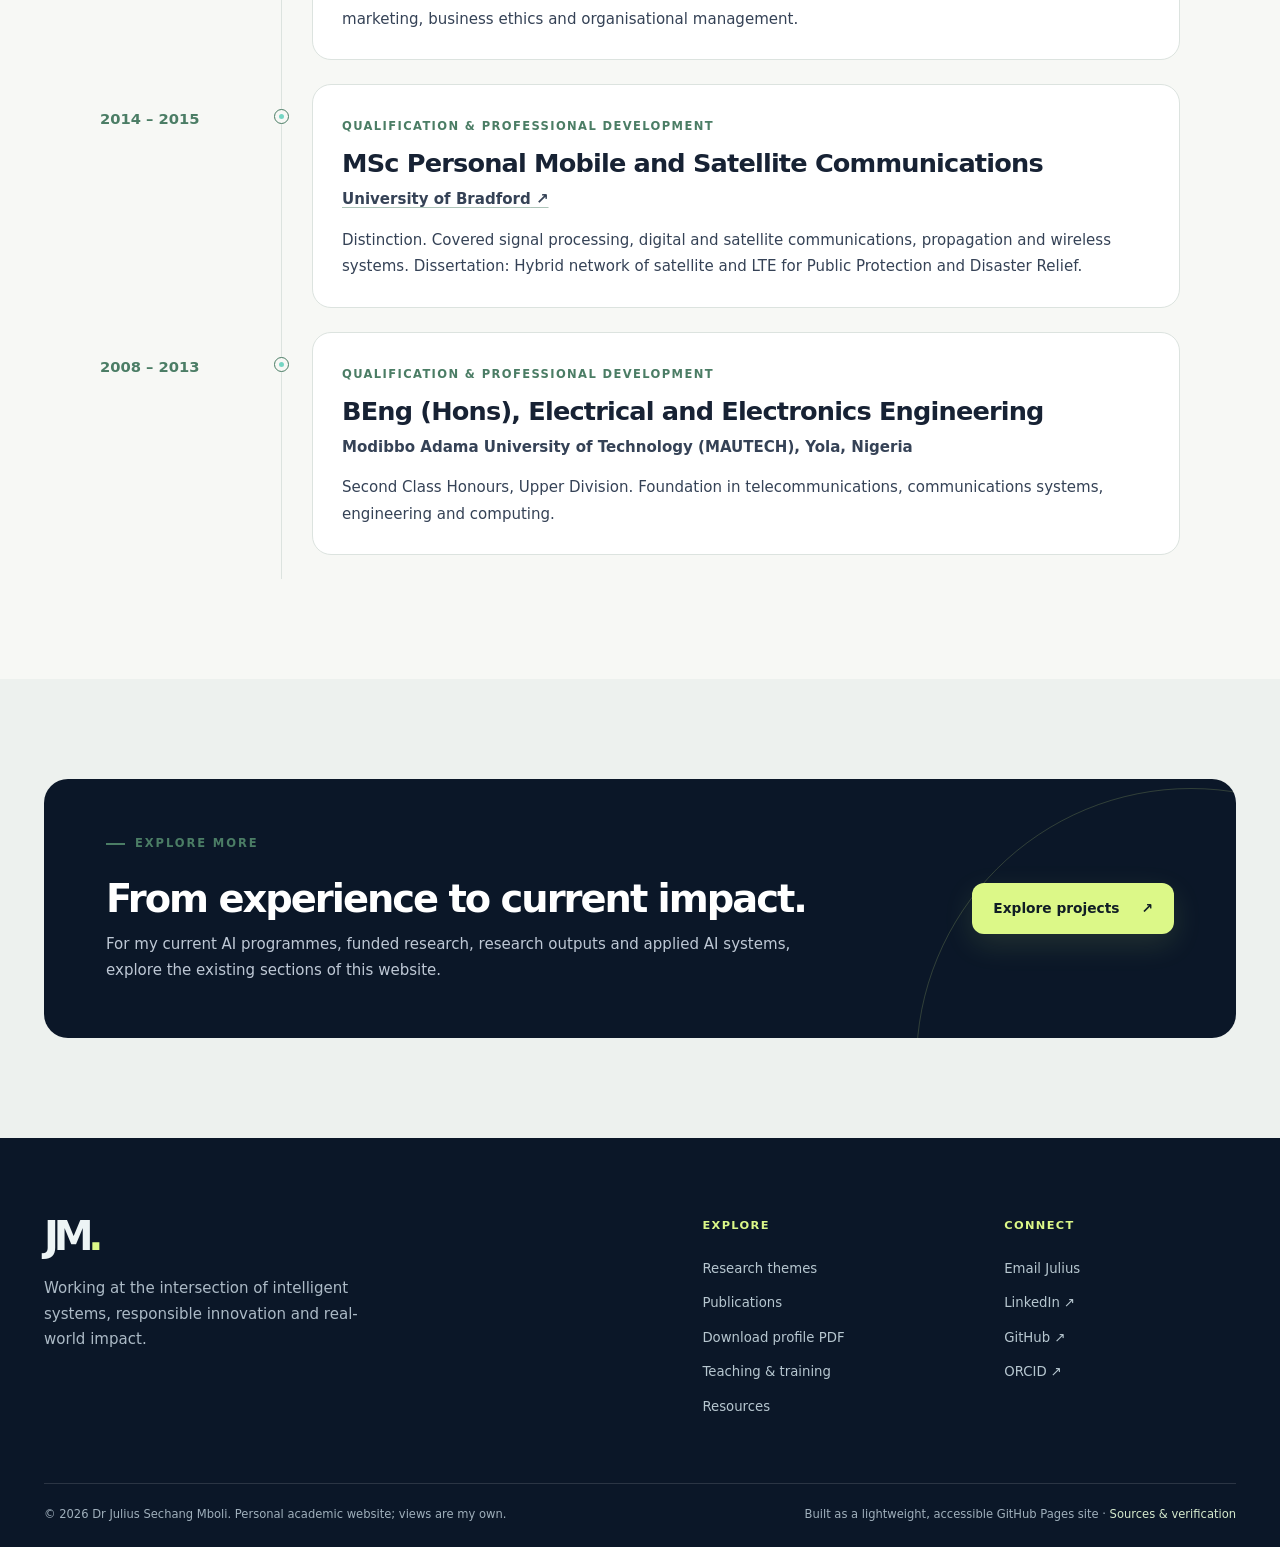
<file: experience.html>
<!DOCTYPE html>

<html data-theme="light" lang="en-GB">
<head>
<meta charset="utf-8"/>
<meta content="width=device-width, initial-scale=1" name="viewport"/>
<meta content="#0c1728" name="theme-color"/>
<meta content="Explore Dr Julius Sechang Mboli’s extended academic career timeline, earlier teaching appointments, professional experience, qualifications and interdisciplinary development." name="description"/>
<meta content="Dr Julius Sechang Mboli" name="author"/>
<meta content="strict-origin-when-cross-origin" name="referrer"/>
<meta content="website" property="og:type"/>
<meta content="Dr Julius Sechang Mboli" property="og:site_name"/>
<meta content="Experience &amp; Career Timeline | Dr Julius Sechang Mboli" property="og:title"/>
<meta content="Explore Dr Julius Sechang Mboli’s extended academic career timeline, earlier teaching appointments, professional experience, qualifications and interdisciplinary development." property="og:description"/>
<meta content="https://jsmboli.github.io/experience.html" property="og:url"/>
<meta content="https://jsmboli.github.io/assets/img/julius-mboli.jpg" property="og:image"/>
<meta content="summary" name="twitter:card"/>
<link href="https://jsmboli.github.io/experience.html" rel="canonical"/>
<link href="favicon.png" rel="icon" type="image/png"/>
<link href="site.webmanifest" rel="manifest"/>
<link href="assets/css/site.css" rel="stylesheet"/>
<title>Experience &amp; Career Timeline | Dr Julius Sechang Mboli</title>
<script type="application/ld+json">{"@context": "https://schema.org", "@type": "Person", "name": "Dr Julius Sechang Mboli", "givenName": "Julius Sechang", "familyName": "Mboli", "url": "https://jsmboli.github.io/", "image": "https://jsmboli.github.io/assets/img/julius-mboli.jpg", "jobTitle": "Lecturer in AI and Data Science", "affiliation": {"@type": "CollegeOrUniversity", "name": "University of Hull", "url": "https://www.hull.ac.uk/"}, "sameAs": ["https://orcid.org/0000-0003-1708-3052", "https://scholar.google.com/citations?user=RyLQoU8AAAAJ&hl=en", "https://github.com/JSMboli", "https://www.linkedin.com/in/engr-julius-sechang-mboli/", "https://hull-repository.worktribe.com/person/4529393/julius-mboli"], "knowsAbout": ["Artificial Intelligence", "Agentic AI", "Responsible AI", "Circular Economy", "Internet of Things", "Data Science", "Machine Learning"]}</script>
<script defer="" src="assets/js/site.js"></script>
</head>
<body data-page="experience.html">
<a class="skip-link" href="#main">Skip to content</a>
<div class="site-shell">
<header class="site-header" id="top">
<div class="nav-wrap container">
<a aria-label="Julius Mboli, home" class="brand" href="index.html"><span class="brand-glyph">JM<span class="glyph-dot">.</span></span><span class="brand-type"><strong>Julius Mboli</strong><small>AI · Research · Leadership</small></span></a>
<nav aria-label="Primary navigation" class="desktop-nav">
<a href="index.html">Home</a><a href="research.html">Research</a><a href="publications.html">Publications</a><a href="projects.html">Projects</a><a href="teaching.html">Teaching</a><a aria-current="page" href="experience.html">Experience</a><a href="talks.html">Engagement</a><a href="awards.html">Recognition</a><a href="ResearchBlog.html">Updates</a><a href="resources.html">Resources</a>
</nav>
<div class="nav-tools"><button aria-label="Switch to dark mode" class="icon-button" id="theme-toggle" title="Toggle colour theme" type="button"><svg aria-hidden="true" viewbox="0 0 24 24"><path d="M20.2 15.5A8.8 8.8 0 0 1 8.5 3.8a8.8 8.8 0 1 0 11.7 11.7Z"></path></svg></button><button aria-controls="mobile-menu" aria-expanded="false" aria-label="Open navigation" class="menu-button" id="menu-toggle" type="button"><span></span><span></span><span></span></button></div>
</div>
<nav aria-label="Mobile navigation" class="mobile-nav container" hidden="" id="mobile-menu"><a href="index.html">Home <span aria-hidden="true">↗</span></a><a href="research.html">Research <span aria-hidden="true">↗</span></a><a href="publications.html">Publications <span aria-hidden="true">↗</span></a><a href="projects.html">Projects <span aria-hidden="true">↗</span></a><a href="teaching.html">Teaching <span aria-hidden="true">↗</span></a><a aria-current="page" href="experience.html">Experience <span aria-hidden="true">↗</span></a><a href="talks.html">Engagement <span aria-hidden="true">↗</span></a><a href="awards.html">Recognition <span aria-hidden="true">↗</span></a><a href="ResearchBlog.html">Updates <span aria-hidden="true">↗</span></a><a href="resources.html">Resources <span aria-hidden="true">↗</span></a></nav>
</header>
<main id="main">
<section class="page-banner grain">
 <div class="container">
  <div class="eyebrow"><span class="eyebrow-line"></span>Career / Experience</div>
  <h1>Experience built across <em>disciplines and sectors.</em></h1>
  <p class="page-lead">A chronological view of my academic teaching, research-facing and professional experience, from engineering and internet technologies to AI, data science, business analytics and industry collaboration.</p>
  <div class="experience-jump" aria-label="Page sections"><a href="#professional-experience">Professional experience ↓</a><a href="#education-timeline">Qualifications ↓</a></div>
 </div>
</section>
<section class="section-pad experience-overview">
 <div class="container">
  <div class="section-heading"><div><div class="eyebrow"><span class="eyebrow-line"></span>Career at a glance</div><h2>Building capability through research, teaching and collaboration.</h2><p>My experience spans university appointments in the UK and Nigeria, with growing responsibilities in postgraduate teaching, technical leadership, programme development and academic–industry exchange.</p></div></div>
  <div class="experience-summary-grid">
   <div><strong>2017–present</strong><span>Documented academic career timeline</span></div>
   <div><strong>4 universities</strong><span>Hull · Teesside · Bradford · Taraba State</span></div>
   <div><strong>AI to engineering</strong><span>Applied research, teaching and professional development</span></div>
  </div>
 </div>
</section>
<section class="section-pad section-soft" id="professional-experience" aria-labelledby="professional-experience-heading">
 <div class="container">
  <div class="section-heading"><div><div class="eyebrow"><span class="eyebrow-line"></span>Extended professional experience</div><h2 id="professional-experience-heading">The career timeline.</h2><p>Individual roles and years are retained from my earlier website, with clearer descriptions and updated context for my current University of Hull appointment.</p></div></div>
  <div class="timeline career-timeline"><article class="timeline-entry career-entry" id="role-1"><div class="timeline-date">2024 – present</div><div class="timeline-stroke"><span aria-hidden="true"></span></div><div class="timeline-body career-card"><span class="timeline-type">Current academic appointment</span><h3>Lecturer in Artificial Intelligence and Data Science</h3><div class="career-organisation"><a href="https://www.hull.ac.uk/" target="_blank" rel="noopener noreferrer">Centre of Excellence for Data Science, Artificial Intelligence and Modelling (DAIM) · University of Hull<span aria-hidden="true"> ↗</span></a></div><p>Research, postgraduate teaching and industry-facing collaboration at the intersection of AI, data science, IoT and sustainable innovation.</p><ul class="career-detail"><li>Teach Applied Artificial Intelligence, Big Data and Data Mining, AI for Marketing and Sales, and Probability and Statistics, combining theoretical foundations with applied project work.</li><li>Supervise research students and postgraduate projects; support industrial research projects and reciprocal mentoring between academics and industry practitioners.</li><li>Contribute to curriculum development, research collaboration, professional learning and institutional activities. Use interactive, inclusive teaching tools such as Blackboard Ultra, Miro, Padlet, Slido, Mentimeter, Poll Everywhere and formative quizzes.</li><li>Lead practical AI learning and knowledge-exchange initiatives, including agentic AI bootcamps and responsible AI engagement.</li></ul><div class="career-tags" aria-label="Areas of experience"><span>AI &amp; data science</span><span>Research supervision</span><span>Industry engagement</span></div></div></article><article class="timeline-entry career-entry" id="role-2"><div class="timeline-date">2022 – 2024</div><div class="timeline-stroke"><span aria-hidden="true"></span></div><div class="timeline-body career-card"><span class="timeline-type">Academic appointment</span><h3>Lecturer in Business Data Analytics</h3><div class="career-organisation"><a href="https://www.tees.ac.uk/" target="_blank" rel="noopener noreferrer">Teesside University International Business School<span aria-hidden="true"> ↗</span></a></div><p>Combined teaching and module leadership with research, enterprise engagement and university administration.</p><ul class="career-detail"><li>Led modules in Information Management and Big Data, Digital Business, Global Digital Business, Digital Business Models and Digital Entrepreneurship.</li><li>Delivered undergraduate, postgraduate and degree-apprenticeship teaching, including Business Research Methods and contemporary issues in business and management.</li><li>Worked across learning and teaching, research and innovation, and enterprise/business engagement.</li><li>Used interactive and blended learning approaches, including Blackboard Ultra, Kahoot, Miro, Padlet, Poll Everywhere, Slido, Mentimeter and online collaboration tools.</li></ul><div class="career-tags" aria-label="Areas of experience"><span>Module leadership</span><span>Business analytics</span><span>Enterprise</span></div></div></article><article class="timeline-entry career-entry" id="role-3"><div class="timeline-date">2022</div><div class="timeline-stroke"><span aria-hidden="true"></span></div><div class="timeline-body career-card"><span class="timeline-type">University teaching appointment</span><h3>Lecturer in Concurrent and Distributed Systems</h3><div class="career-organisation"><a href="https://www.bradford.ac.uk/" target="_blank" rel="noopener noreferrer">University of Bradford<span aria-hidden="true"> ↗</span></a></div><p>Lectured to final-year students on distributed computing, cloud platforms and practical system design.</p><ul class="career-detail"><li>Covered distributed systems, cloud computing fundamentals and the supporting technologies.</li><li>Introduced message-passing concepts and practical programming in Java, C and C++, alongside OpenStack, resource management and simulation.</li><li>Supported active learning using Canvas, quizzes, Slido, Mentimeter and other feedback tools; also undertook first-year Internet Technologies teaching-assistant duties.</li></ul><div class="career-tags" aria-label="Areas of experience"><span>Distributed systems</span><span>Cloud computing</span><span>Computing education</span></div></div></article><article class="timeline-entry career-entry" id="role-4"><div class="timeline-date">2022</div><div class="timeline-stroke"><span aria-hidden="true"></span></div><div class="timeline-body career-card"><span class="timeline-type">Visiting teaching</span><h3>Guest Lecturer: Circular Economy, Supply Chains and Technology</h3><div class="career-organisation"><a href="https://www.hull.ac.uk/" target="_blank" rel="noopener noreferrer">University of Hull<span aria-hidden="true"> ↗</span></a></div><p>Introduced circular economy and circular supply-chain thinking through practical examples of technology-enabled change.</p><ul class="career-detail"><li>Explained circular economy principles and the role of circular supply chains.</li><li>Used cases to explore adoption barriers, opportunities and the contribution of connected and intelligent technologies.</li></ul><div class="career-tags" aria-label="Areas of experience"><span>Circular economy</span><span>Supply chains</span></div></div></article><article class="timeline-entry career-entry" id="role-5"><div class="timeline-date">2021</div><div class="timeline-stroke"><span aria-hidden="true"></span></div><div class="timeline-body career-card"><span class="timeline-type">Teaching support</span><h3>Teaching Assistant — Internet Technologies</h3><div class="career-organisation"><a href="https://www.bradford.ac.uk/" target="_blank" rel="noopener noreferrer">University of Bradford<span aria-hidden="true"> ↗</span></a></div><p>Supported first-year undergraduate teaching and learning activities in Internet Technologies.</p><div class="career-tags" aria-label="Areas of experience"><span>Undergraduate teaching</span></div></div></article><article class="timeline-entry career-entry" id="role-6"><div class="timeline-date">2020</div><div class="timeline-stroke"><span aria-hidden="true"></span></div><div class="timeline-body career-card"><span class="timeline-type">Teaching support</span><h3>Teaching Assistant — Internet Technologies</h3><div class="career-organisation"><a href="https://www.bradford.ac.uk/" target="_blank" rel="noopener noreferrer">University of Bradford<span aria-hidden="true"> ↗</span></a></div><p>Supported first-year undergraduate teaching and learning activities in Internet Technologies.</p><div class="career-tags" aria-label="Areas of experience"><span>Undergraduate teaching</span></div></div></article><article class="timeline-entry career-entry" id="role-7"><div class="timeline-date">2019</div><div class="timeline-stroke"><span aria-hidden="true"></span></div><div class="timeline-body career-card"><span class="timeline-type">Teaching support</span><h3>Teaching Assistant — Internet Technologies</h3><div class="career-organisation"><a href="https://www.bradford.ac.uk/" target="_blank" rel="noopener noreferrer">University of Bradford<span aria-hidden="true"> ↗</span></a></div><p>Supported first-year undergraduate teaching and learning activities in Internet Technologies.</p><div class="career-tags" aria-label="Areas of experience"><span>Undergraduate teaching</span></div></div></article><article class="timeline-entry career-entry" id="role-8"><div class="timeline-date">2019</div><div class="timeline-stroke"><span aria-hidden="true"></span></div><div class="timeline-body career-card"><span class="timeline-type">Specialist teaching support</span><h3>Teaching Assistant — Advanced Internet of Things</h3><div class="career-organisation"><a href="https://www.bradford.ac.uk/" target="_blank" rel="noopener noreferrer">University of Bradford<span aria-hidden="true"> ↗</span></a></div><p>Supported specialist Data Science for IoT teaching and practical analytics.</p><ul class="career-detail"><li>IoT data acquisition and handling, including missing, noisy and otherwise challenging sensor data.</li><li>Time-series analysis with R and real-time IoT stream processing using Apache Flink.</li><li>Programming concepts for stream processing and complex event processing (CEP).</li></ul><div class="career-tags" aria-label="Areas of experience"><span>IoT analytics</span><span>R</span><span>Apache Flink</span></div></div></article><article class="timeline-entry career-entry" id="role-9"><div class="timeline-date">2017</div><div class="timeline-stroke"><span aria-hidden="true"></span></div><div class="timeline-body career-card"><span class="timeline-type">Early academic appointment</span><h3>Assistant Lecturer — Engineering and Quantitative Subjects</h3><div class="career-organisation"><a href="https://www.tsuniversity.edu.ng/" target="_blank" rel="noopener noreferrer">Taraba State University · Nigeria<span aria-hidden="true"> ↗</span></a></div><p>Supported teaching in engineering, mathematics and technology-related subjects.</p><div class="career-tags" aria-label="Areas of experience"><span>Engineering</span><span>Mathematics</span></div></div></article></div>
 </div>
</section>
<section class="section-pad" id="education-timeline" aria-labelledby="education-heading">
 <div class="container">
  <div class="section-heading"><div><div class="eyebrow"><span class="eyebrow-line"></span>Education and professional development</div><h2 id="education-heading">Foundations of an interdisciplinary career.</h2><p>A separate timeline of qualifications and development milestones, carried forward from my original website.</p></div></div>
  <div class="timeline career-timeline academic-timeline"><article class="timeline-entry career-entry education-entry" id="education-1"><div class="timeline-date">2018 – 2023</div><div class="timeline-stroke"><span aria-hidden="true"></span></div><div class="timeline-body career-card"><span class="timeline-type">Qualification &amp; professional development</span><h3>PhD in Computer Science</h3><div class="career-organisation"><a href="https://www.bradford.ac.uk/" target="_blank" rel="noopener noreferrer">University of Bradford<span aria-hidden="true"> ↗</span></a></div><p>Thesis: Artificial Intelligence and Internet of Things for Circular Economy. Examined Industry 4.0 technologies, including AI, IoT and communications, as enablers of circular business models.</p></div></article><article class="timeline-entry career-entry education-entry" id="education-2"><div class="timeline-date">2019 – 2020</div><div class="timeline-stroke"><span aria-hidden="true"></span></div><div class="timeline-body career-card"><span class="timeline-type">Qualification &amp; professional development</span><h3>Graduate Fellowship</h3><div class="career-organisation"><a href="https://www.bradford.ac.uk/" target="_blank" rel="noopener noreferrer">University of Bradford<span aria-hidden="true"> ↗</span></a></div><p>Teaching-development fellowship preparing postgraduate researchers for teaching-assistant responsibilities and supported learning.</p></div></article><article class="timeline-entry career-entry education-entry" id="education-3"><div class="timeline-date">2019 – 2020</div><div class="timeline-stroke"><span aria-hidden="true"></span></div><div class="timeline-body career-card"><span class="timeline-type">Qualification &amp; professional development</span><h3>Master of Business Administration (MBA)</h3><div class="career-organisation"><a href="https://www.uopeople.edu/" target="_blank" rel="noopener noreferrer">University of the People<span aria-hidden="true"> ↗</span></a></div><p>Distinction. Studies included strategy, operations, project management, information systems, finance, marketing, business ethics and organisational management.</p></div></article><article class="timeline-entry career-entry education-entry" id="education-4"><div class="timeline-date">2014 – 2015</div><div class="timeline-stroke"><span aria-hidden="true"></span></div><div class="timeline-body career-card"><span class="timeline-type">Qualification &amp; professional development</span><h3>MSc Personal Mobile and Satellite Communications</h3><div class="career-organisation"><a href="https://www.bradford.ac.uk/" target="_blank" rel="noopener noreferrer">University of Bradford<span aria-hidden="true"> ↗</span></a></div><p>Distinction. Covered signal processing, digital and satellite communications, propagation and wireless systems. Dissertation: Hybrid network of satellite and LTE for Public Protection and Disaster Relief.</p></div></article><article class="timeline-entry career-entry education-entry" id="education-5"><div class="timeline-date">2008 – 2013</div><div class="timeline-stroke"><span aria-hidden="true"></span></div><div class="timeline-body career-card"><span class="timeline-type">Qualification &amp; professional development</span><h3>BEng (Hons), Electrical and Electronics Engineering</h3><div class="career-organisation">Modibbo Adama University of Technology (MAUTECH), Yola, Nigeria</div><p>Second Class Honours, Upper Division. Foundation in telecommunications, communications systems, engineering and computing.</p></div></article></div>
 </div>
</section>
<section class="section-pad section-soft">
 <div class="container"><div class="collab-callout"><div><div class="eyebrow"><span class="eyebrow-line"></span>Explore more</div><h2>From experience to current impact.</h2><p>For my current AI programmes, funded research, research outputs and applied AI systems, explore the existing sections of this website.</p></div><a class="btn btn-lime" href="projects.html">Explore projects <span aria-hidden="true">↗</span></a></div></div>
</section>
</main>
<footer class="footer"><div class="container footer-top"><div><div class="footer-mark">JM<span>.</span></div><p>Working at the intersection of intelligent systems, responsible innovation and real-world impact.</p></div><div><span class="footer-title">Explore</span><a href="research.html">Research themes</a><a href="publications.html">Publications</a><a download="" href="assets/Julius_Sechang_Mboli_Academic_Profile_2026.pdf">Download profile PDF</a><a href="teaching.html">Teaching &amp; training</a><a href="resources.html">Resources</a></div><div><span class="footer-title">Connect</span><a href="mailto:J.Mboli@hull.ac.uk">Email Julius</a><a href="https://www.linkedin.com/in/engr-julius-sechang-mboli/" rel="noopener noreferrer" target="_blank">LinkedIn ↗</a><a href="https://github.com/JSMboli" rel="noopener noreferrer" target="_blank">GitHub ↗</a><a href="https://orcid.org/0000-0003-1708-3052" rel="noopener noreferrer" target="_blank">ORCID ↗</a></div></div><div class="container footer-bottom"><small>© <span id="copyright-year">2026</span> Dr Julius Sechang Mboli. Personal academic website; views are my own.</small><small>Built as a lightweight, accessible GitHub Pages site · <a href="sources.html">Sources &amp; verification</a></small></div></footer>
</div>
<a aria-label="Return to top" class="back-top" href="#top">↑</a>
</body></html>
</file>
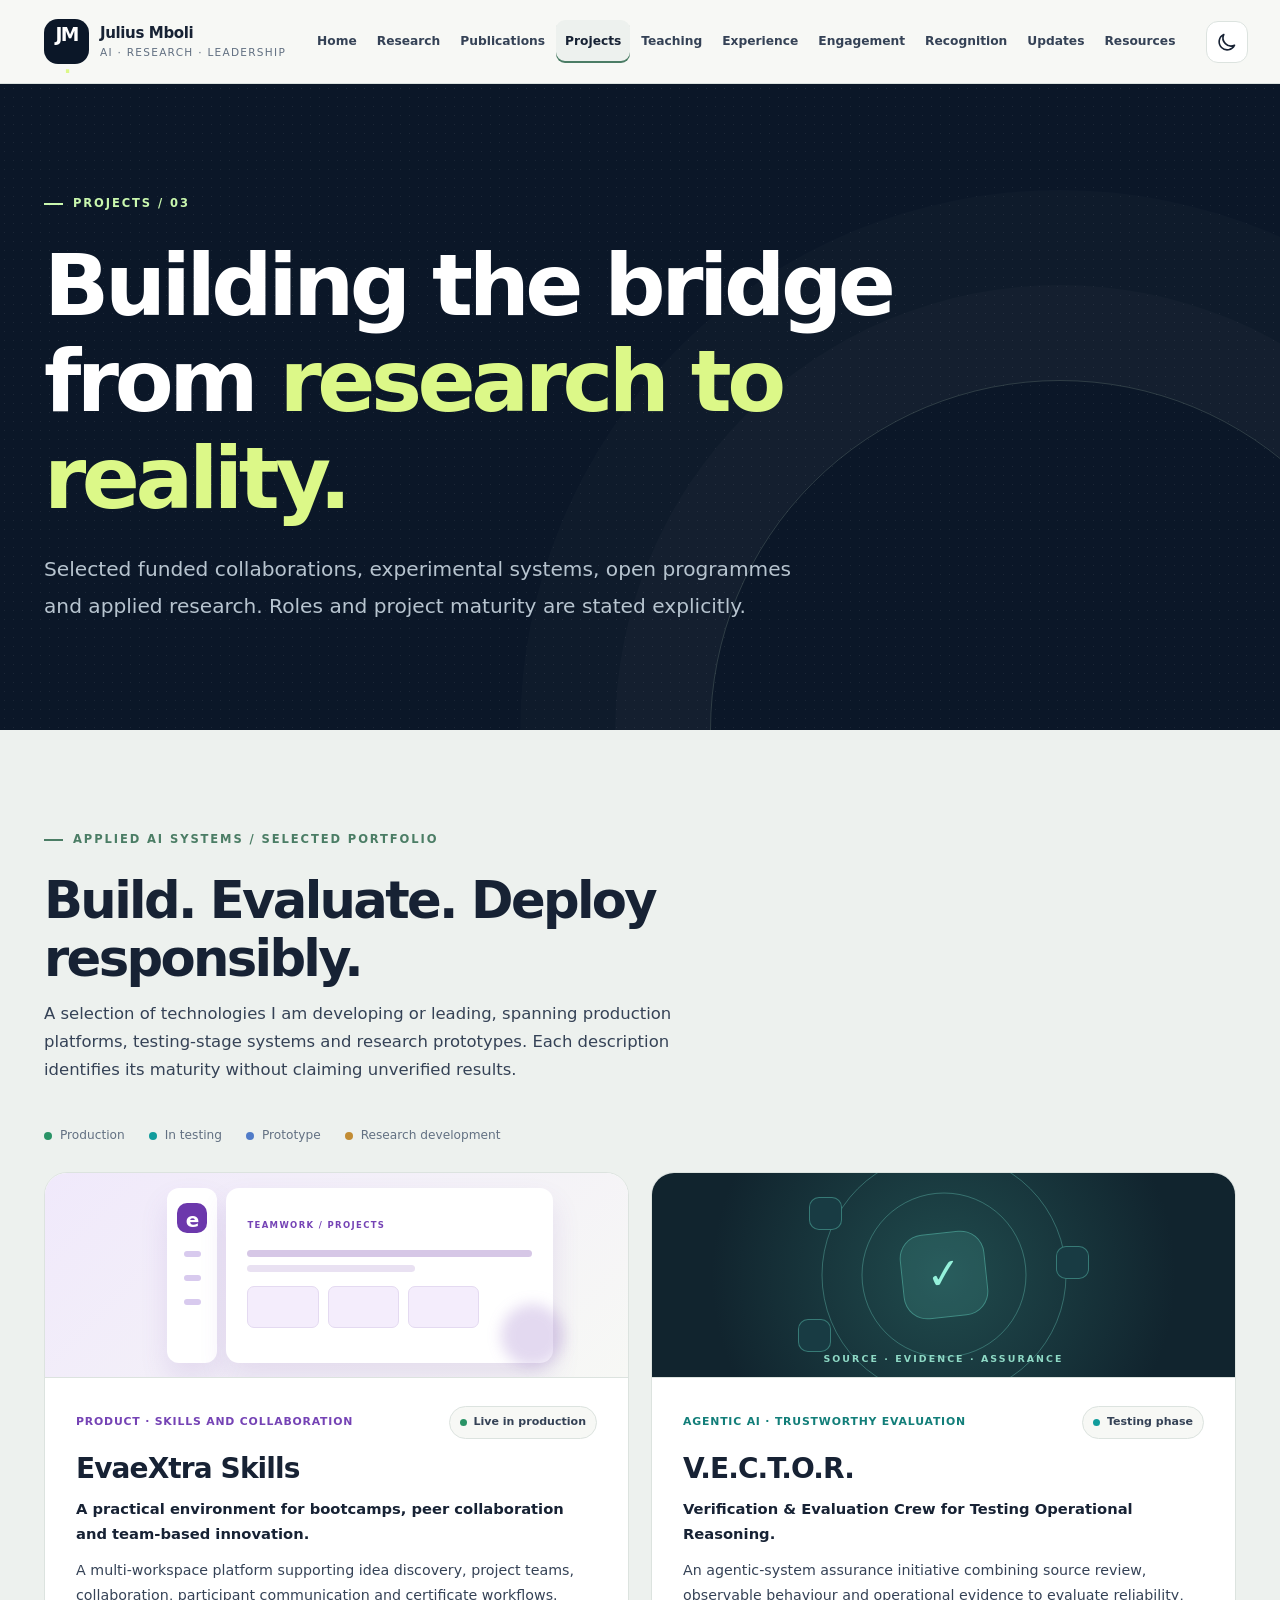
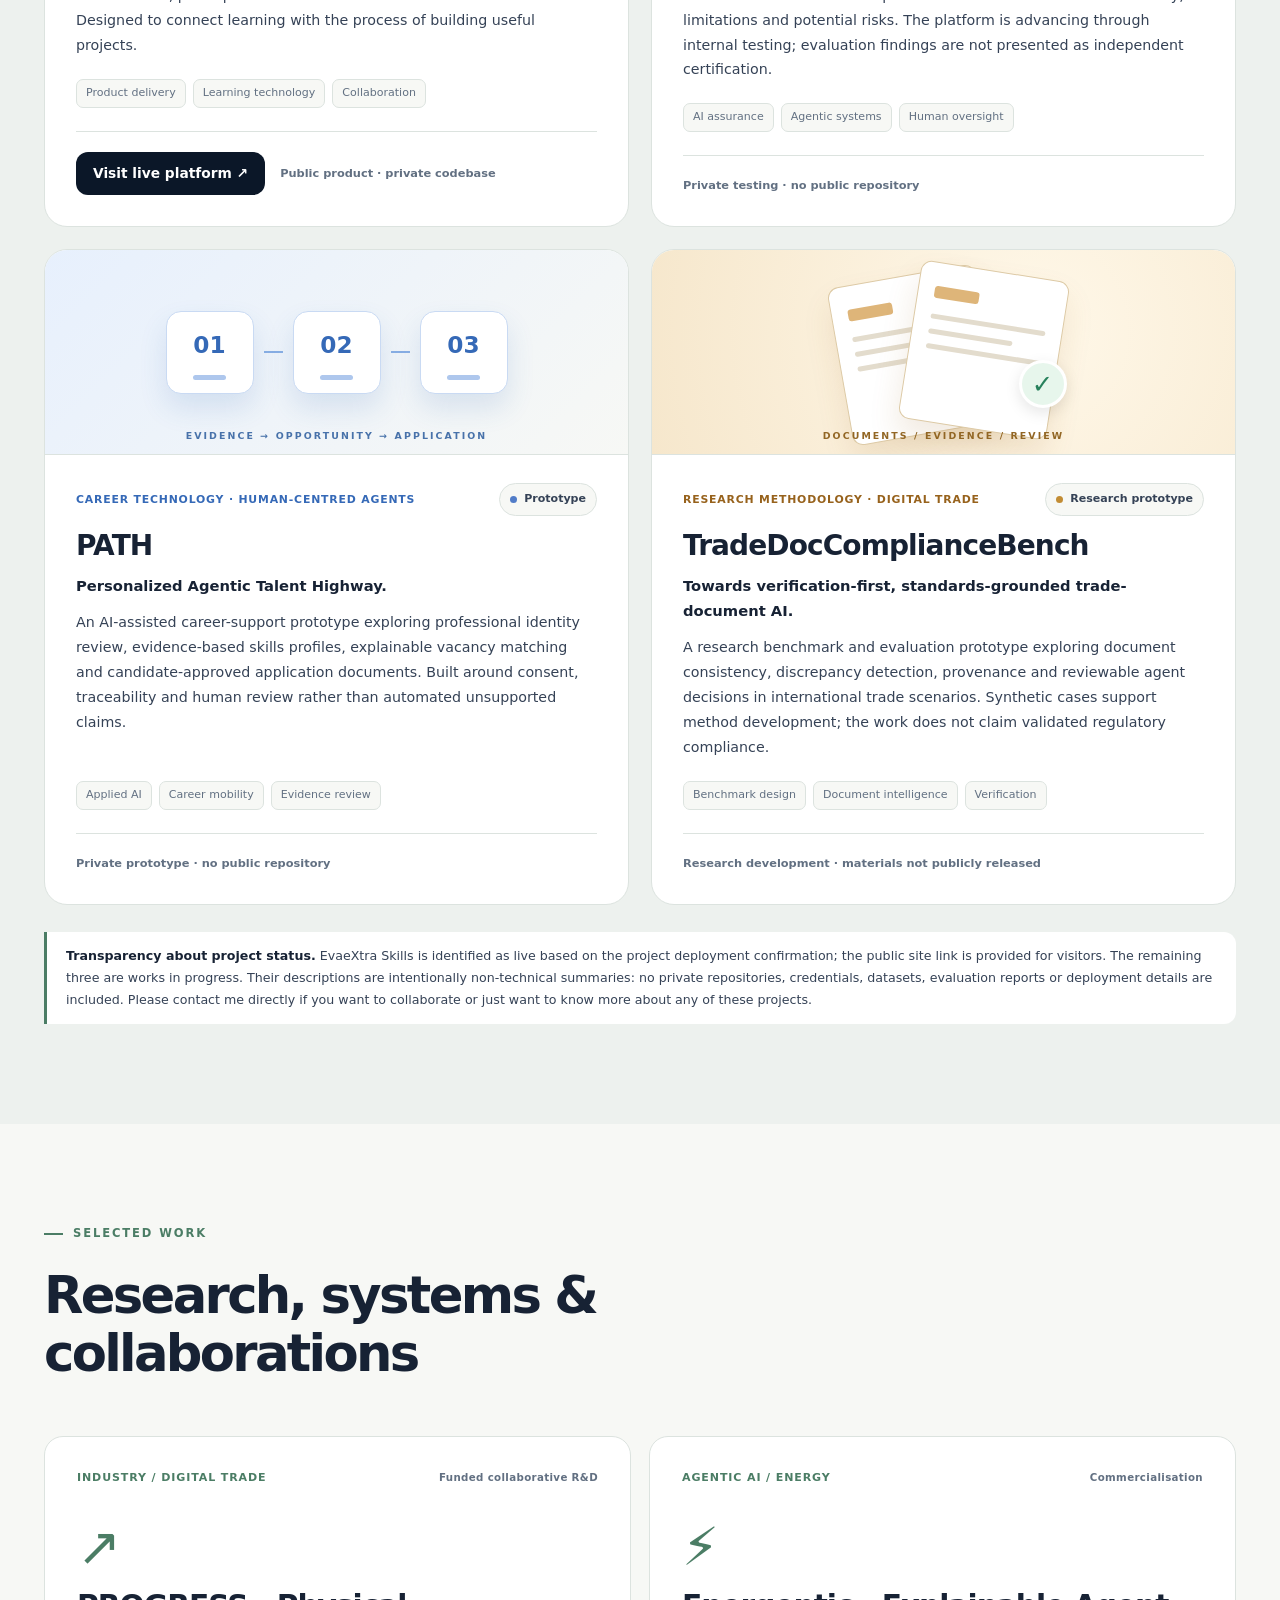
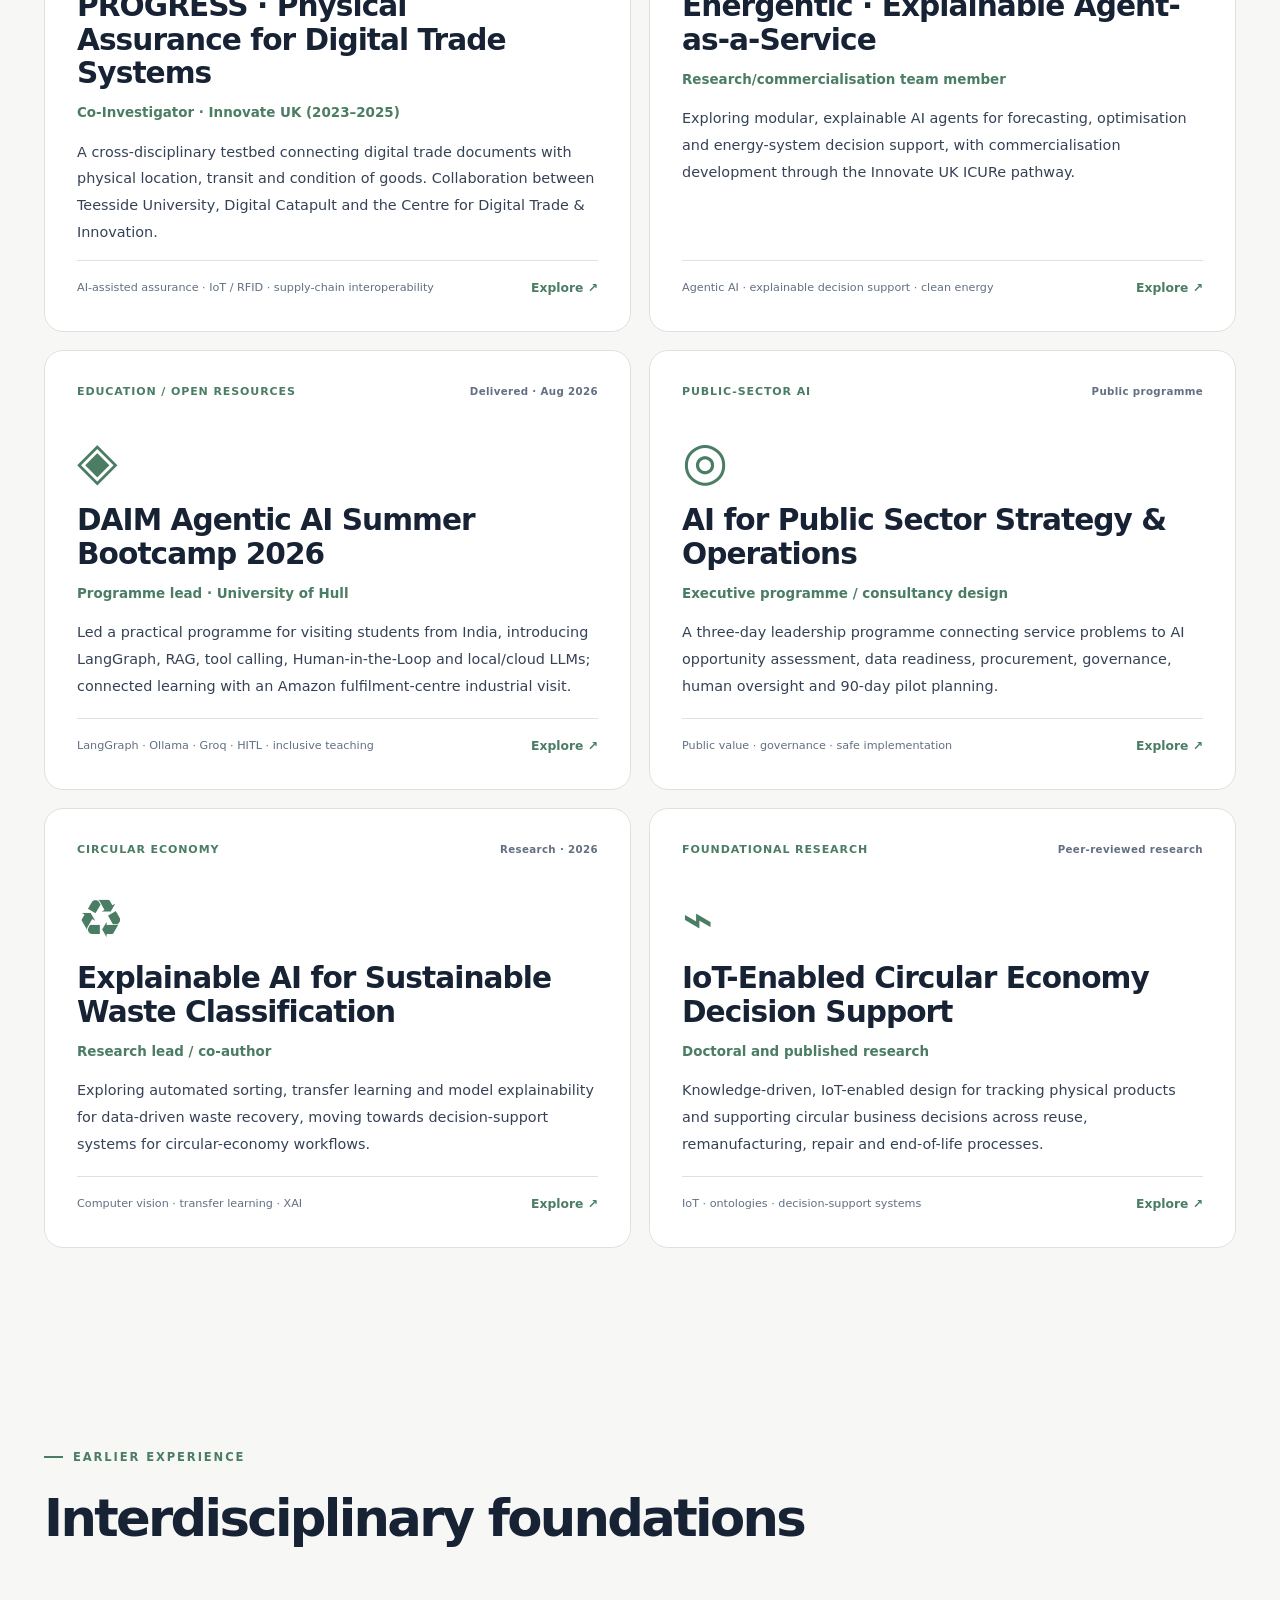
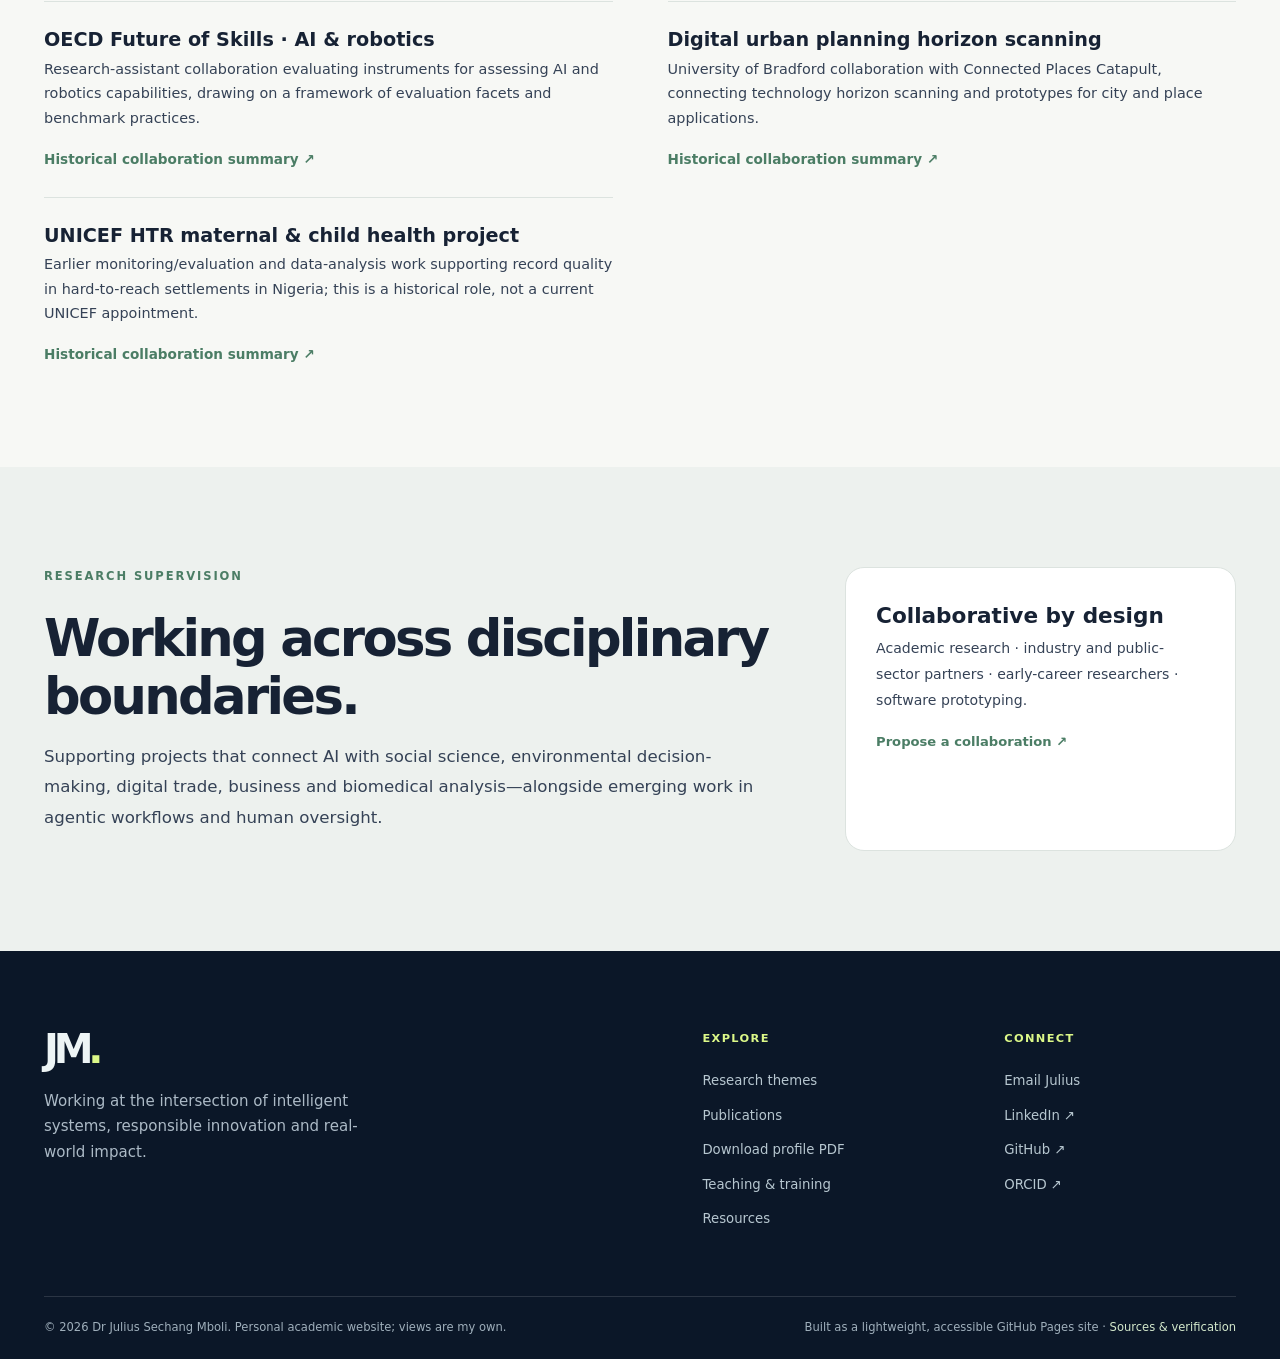
<file: projects.html>
<!DOCTYPE html>

<html data-theme="light" lang="en-GB">
<head>
<meta charset="utf-8"/>
<meta content="width=device-width, initial-scale=1" name="viewport"/>
<meta content="#0c1728" name="theme-color"/>
<meta content="Explore Dr Julius Sechang Mboli’s research collaborations, production EvaeXtra Skills platform, V.E.C.T.O.R. evaluation testing and developing AI research prototypes." name="description"/>
<meta content="Dr Julius Sechang Mboli" name="author"/>
<meta content="strict-origin-when-cross-origin" name="referrer"/>
<meta content="website" property="og:type"/>
<meta content="Dr Julius Sechang Mboli" property="og:site_name"/>
<meta content="Projects &amp; Collaborations | Dr Julius Sechang Mboli" property="og:title"/>
<meta content="Explore Dr Julius Sechang Mboli’s research collaborations, production EvaeXtra Skills platform, V.E.C.T.O.R. evaluation testing and developing AI research prototypes." property="og:description"/>
<meta content="https://jsmboli.github.io/projects.html" property="og:url"/>
<meta content="https://jsmboli.github.io/assets/img/julius-mboli.jpg" property="og:image"/>
<meta content="summary" name="twitter:card"/>
<link href="https://jsmboli.github.io/projects.html" rel="canonical"/>
<link href="favicon.png" rel="icon" type="image/png"/>
<link href="site.webmanifest" rel="manifest"/>
<link href="assets/css/site.css" rel="stylesheet"/>
<title>Projects &amp; Collaborations | Dr Julius Sechang Mboli</title>
<script type="application/ld+json">{"@context": "https://schema.org", "@type": "Person", "name": "Dr Julius Sechang Mboli", "givenName": "Julius Sechang", "familyName": "Mboli", "url": "https://jsmboli.github.io/", "image": "https://jsmboli.github.io/assets/img/julius-mboli.jpg", "jobTitle": "Lecturer in AI and Data Science", "affiliation": {"@type": "CollegeOrUniversity", "name": "University of Hull", "url": "https://www.hull.ac.uk/"}, "sameAs": ["https://orcid.org/0000-0003-1708-3052", "https://scholar.google.com/citations?user=RyLQoU8AAAAJ&hl=en", "https://github.com/JSMboli", "https://www.linkedin.com/in/engr-julius-sechang-mboli/", "https://hull-repository.worktribe.com/person/4529393/julius-mboli"], "knowsAbout": ["Artificial Intelligence", "Agentic AI", "Responsible AI", "Circular Economy", "Internet of Things", "Data Science", "Machine Learning"]}</script>
<script defer="" src="assets/js/site.js"></script>
</head>
<body data-page="projects.html">
<a class="skip-link" href="#main">Skip to content</a>
<div class="site-shell">
<header class="site-header" id="top">
<div class="nav-wrap container">
<a aria-label="Julius Mboli, home" class="brand" href="index.html"><span class="brand-glyph">JM<span class="glyph-dot">.</span></span><span class="brand-type"><strong>Julius Mboli</strong><small>AI · Research · Leadership</small></span></a>
<nav aria-label="Primary navigation" class="desktop-nav">
<a href="index.html">Home</a><a href="research.html">Research</a><a href="publications.html">Publications</a><a aria-current="page" href="projects.html">Projects</a><a href="teaching.html">Teaching</a><a href="experience.html">Experience</a><a href="talks.html">Engagement</a><a href="awards.html">Recognition</a><a href="ResearchBlog.html">Updates</a><a href="resources.html">Resources</a>
</nav>
<div class="nav-tools"><button aria-label="Switch to dark mode" class="icon-button" id="theme-toggle" title="Toggle colour theme" type="button"><svg aria-hidden="true" viewbox="0 0 24 24"><path d="M20.2 15.5A8.8 8.8 0 0 1 8.5 3.8a8.8 8.8 0 1 0 11.7 11.7Z"></path></svg></button><button aria-controls="mobile-menu" aria-expanded="false" aria-label="Open navigation" class="menu-button" id="menu-toggle" type="button"><span></span><span></span><span></span></button></div>
</div>
<nav aria-label="Mobile navigation" class="mobile-nav container" hidden="" id="mobile-menu"><a href="index.html">Home <span aria-hidden="true">↗</span></a><a href="research.html">Research <span aria-hidden="true">↗</span></a><a href="publications.html">Publications <span aria-hidden="true">↗</span></a><a aria-current="page" href="projects.html">Projects <span aria-hidden="true">↗</span></a><a href="teaching.html">Teaching <span aria-hidden="true">↗</span></a><a href="experience.html">Experience <span aria-hidden="true">↗</span></a><a href="talks.html">Engagement <span aria-hidden="true">↗</span></a><a href="awards.html">Recognition <span aria-hidden="true">↗</span></a><a href="ResearchBlog.html">Updates <span aria-hidden="true">↗</span></a><a href="resources.html">Resources <span aria-hidden="true">↗</span></a></nav>
</header>
<main id="main"><section class="page-banner grain"><div class="container"><div class="eyebrow"><span class="eyebrow-line"></span>Projects / 03</div><h1>Building the bridge from <em>research to reality.</em></h1><p class="page-lead">Selected funded collaborations, experimental systems, open programmes and applied research. Roles and project maturity are stated explicitly.</p></div></section><section aria-labelledby="portfolio-title" class="section-pad section-soft" id="applied-ai"><div class="container">
<div class="section-heading"><div><div class="eyebrow"><span class="eyebrow-line"></span>Applied AI systems / selected portfolio</div><h2 id="portfolio-title">Build. Evaluate. Deploy responsibly.</h2><p>A selection of technologies I am developing or leading, spanning production platforms, testing-stage systems and research prototypes. Each description identifies its maturity without claiming unverified results.</p></div></div>
<div aria-label="Project maturity categories" class="maturity-legend"><span><i class="legend-dot live"></i> Production</span><span><i class="legend-dot testing"></i> In testing</span><span><i class="legend-dot prototype"></i> Prototype</span><span><i class="legend-dot research"></i> Research development</span></div>
<div class="applied-grid">
<article class="applied-card accent-purple" id="skills"><div aria-hidden="true" class="applied-visual visual-skills"><div class="visual-rail"><b>e</b><i></i><i></i><i></i></div><div class="visual-main"><span class="visual-kicker">TEAMWORK / PROJECTS</span><div class="visual-bars"><i></i><i></i></div><div class="visual-minicards"><i></i><i></i><i></i></div></div><span class="visual-orb"></span></div><div class="applied-content"><div class="applied-top"><span class="applied-category">Product · skills and collaboration</span><span class="stage-pill stage-live"><i></i> Live in production</span></div><h3>EvaeXtra Skills</h3><p class="applied-subtitle">A practical environment for bootcamps, peer collaboration and team-based innovation.</p><p>A multi-workspace platform supporting idea discovery, project teams, collaboration, participant communication and certificate workflows. Designed to connect learning with the process of building useful projects.</p><div class="applied-tags"><span>Product delivery</span><span>Learning technology</span><span>Collaboration</span></div><div class="applied-actions"><a class="btn btn-dark" href="https://skills.evaextra.com/" rel="noopener noreferrer" target="_blank">Visit live platform ↗</a><span class="private-note">Public product · private codebase</span></div></div></article>
<article class="applied-card accent-teal" id="vector"><div aria-hidden="true" class="applied-visual visual-vector"><div class="visual-orbit orbit-outer"></div><div class="visual-orbit orbit-inner"></div><span class="visual-shield">✓</span><span class="visual-node node-a"></span><span class="visual-node node-b"></span><span class="visual-node node-c"></span><span class="visual-legend">SOURCE · EVIDENCE · ASSURANCE</span></div><div class="applied-content"><div class="applied-top"><span class="applied-category">Agentic AI · trustworthy evaluation</span><span class="stage-pill stage-testing"><i></i> Testing phase</span></div><h3>V.E.C.T.O.R.</h3><p class="applied-subtitle">Verification &amp; Evaluation Crew for Testing Operational Reasoning.</p><p>An agentic-system assurance initiative combining source review, observable behaviour and operational evidence to evaluate reliability, limitations and potential risks. The platform is advancing through internal testing; evaluation findings are not presented as independent certification.</p><div class="applied-tags"><span>AI assurance</span><span>Agentic systems</span><span>Human oversight</span></div><div class="applied-actions"><span class="private-note">Private testing · no public repository</span></div></div></article>
<article class="applied-card accent-blue" id="path"><div aria-hidden="true" class="applied-visual visual-path"><div class="path-step"><b>01</b><i></i></div><div class="path-join"></div><div class="path-step"><b>02</b><i></i></div><div class="path-join"></div><div class="path-step"><b>03</b><i></i></div><span class="path-caption">EVIDENCE → OPPORTUNITY → APPLICATION</span></div><div class="applied-content"><div class="applied-top"><span class="applied-category">Career technology · human-centred agents</span><span class="stage-pill stage-prototype"><i></i> Prototype</span></div><h3>PATH</h3><p class="applied-subtitle">Personalized Agentic Talent Highway.</p><p>An AI-assisted career-support prototype exploring professional identity review, evidence-based skills profiles, explainable vacancy matching and candidate-approved application documents. Built around consent, traceability and human review rather than automated unsupported claims.</p><div class="applied-tags"><span>Applied AI</span><span>Career mobility</span><span>Evidence review</span></div><div class="applied-actions"><span class="private-note">Private prototype · no public repository</span></div></div></article>
<article class="applied-card accent-amber" id="tradebench"><div aria-hidden="true" class="applied-visual visual-trade"><div class="trade-doc doc-one"><span></span><i></i><i></i><i></i></div><div class="trade-doc doc-two"><span></span><i></i><i></i><i></i></div><div class="trade-check">✓</div><span class="trade-caption">DOCUMENTS / EVIDENCE / REVIEW</span></div><div class="applied-content"><div class="applied-top"><span class="applied-category">Research methodology · digital trade</span><span class="stage-pill stage-research"><i></i> Research prototype</span></div><h3>TradeDocComplianceBench</h3><p class="applied-subtitle">Towards verification-first, standards-grounded trade-document AI.</p><p>A research benchmark and evaluation prototype exploring document consistency, discrepancy detection, provenance and reviewable agent decisions in international trade scenarios. Synthetic cases support method development; the work does not claim validated regulatory compliance.</p><div class="applied-tags"><span>Benchmark design</span><span>Document intelligence</span><span>Verification</span></div><div class="applied-actions"><span class="private-note">Research development · materials not publicly released</span></div></div></article>
</div>
<div class="portfolio-note" role="note"><strong>Transparency about project status.</strong> EvaeXtra Skills is identified as live based on the project deployment confirmation; the public site link is provided for visitors. The remaining three are works in progress. Their descriptions are intentionally non-technical summaries: no private repositories, credentials, datasets, evaluation reports or deployment details are included. Please contact me directly if you want to collaborate or just want to know more about any of these projects.</div>
</div></section><section class="section-pad"><div class="container"><div class="section-heading"><div><div class="eyebrow"><span class="eyebrow-line"></span>Selected work</div><h2>Research, systems &amp; collaborations</h2></div></div><div class="project-grid"><article class="project-card"><div class="project-card-top"><span>Industry / digital trade</span><span class="project-status">Funded collaborative R&amp;D</span></div><div aria-hidden="true" class="project-sign">↗</div><h3>PROGRESS · Physical Assurance for Digital Trade Systems</h3><p class="project-role">Co-Investigator · Innovate UK (2023–2025)</p><p>A cross-disciplinary testbed connecting digital trade documents with physical location, transit and condition of goods. Collaboration between Teesside University, Digital Catapult and the Centre for Digital Trade &amp; Innovation.</p><div class="project-bottom"><span>AI-assisted assurance · IoT / RFID · supply-chain interoperability</span><a class="project-link" href="https://research.tees.ac.uk/en/projects/physical-assurance-for-digital-trade-systems-progress/" rel="noopener noreferrer" target="_blank">Explore<span aria-hidden="true"> ↗</span></a></div></article><article class="project-card"><div class="project-card-top"><span>Agentic AI / energy</span><span class="project-status">Commercialisation</span></div><div aria-hidden="true" class="project-sign">⚡</div><h3>Energentic · Explainable Agent-as-a-Service</h3><p class="project-role">Research/commercialisation team member</p><p>Exploring modular, explainable AI agents for forecasting, optimisation and energy-system decision support, with commercialisation development through the Innovate UK ICURe pathway.</p><div class="project-bottom"><span>Agentic AI · explainable decision support · clean energy</span><a class="project-link" href="https://www.energentic.ai/" rel="noopener noreferrer" target="_blank">Explore<span aria-hidden="true"> ↗</span></a></div></article><article class="project-card"><div class="project-card-top"><span>Education / open resources</span><span class="project-status">Delivered · Aug 2026</span></div><div aria-hidden="true" class="project-sign">◈</div><h3>DAIM Agentic AI Summer Bootcamp 2026</h3><p class="project-role">Programme lead · University of Hull</p><p>Led a practical programme for visiting students from India, introducing LangGraph, RAG, tool calling, Human-in-the-Loop and local/cloud LLMs; connected learning with an Amazon fulfilment-centre industrial visit.</p><div class="project-bottom"><span>LangGraph · Ollama · Groq · HITL · inclusive teaching</span><a class="project-link" href="https://jsmboli.github.io/agentic-ai-bootcamp/" rel="noopener noreferrer" target="_blank">Explore<span aria-hidden="true"> ↗</span></a></div></article><article class="project-card"><div class="project-card-top"><span>Public-sector AI</span><span class="project-status">Public programme</span></div><div aria-hidden="true" class="project-sign">◎</div><h3>AI for Public Sector Strategy &amp; Operations</h3><p class="project-role">Executive programme / consultancy design</p><p>A three-day leadership programme connecting service problems to AI opportunity assessment, data readiness, procurement, governance, human oversight and 90-day pilot planning.</p><div class="project-bottom"><span>Public value · governance · safe implementation</span><a class="project-link" href="https://jsmboli.github.io/ai-for-public-service/" rel="noopener noreferrer" target="_blank">Explore<span aria-hidden="true"> ↗</span></a></div></article><article class="project-card"><div class="project-card-top"><span>Circular economy</span><span class="project-status">Research · 2026</span></div><div aria-hidden="true" class="project-sign">♻</div><h3>Explainable AI for Sustainable Waste Classification</h3><p class="project-role">Research lead / co-author</p><p>Exploring automated sorting, transfer learning and model explainability for data-driven waste recovery, moving towards decision-support systems for circular-economy workflows.</p><div class="project-bottom"><span>Computer vision · transfer learning · XAI</span><a class="project-link" href="https://arxiv.org/abs/2601.22418" rel="noopener noreferrer" target="_blank">Explore<span aria-hidden="true"> ↗</span></a></div></article><article class="project-card"><div class="project-card-top"><span>Foundational research</span><span class="project-status">Peer-reviewed research</span></div><div aria-hidden="true" class="project-sign">⌁</div><h3>IoT-Enabled Circular Economy Decision Support</h3><p class="project-role">Doctoral and published research</p><p>Knowledge-driven, IoT-enabled design for tracking physical products and supporting circular business decisions across reuse, remanufacturing, repair and end-of-life processes.</p><div class="project-bottom"><span>IoT · ontologies · decision-support systems</span><a class="project-link" href="https://doi.org/10.1002/spe.2825" rel="noopener noreferrer" target="_blank">Explore<span aria-hidden="true"> ↗</span></a></div></article></div></div></section><section class="section-pad" id="earlier-work"><div class="container"><div class="section-heading"><div><div class="eyebrow"><span class="eyebrow-line"></span>Earlier experience</div><h2>Interdisciplinary foundations</h2></div></div><div class="leadership-grid"><div><strong>OECD Future of Skills · AI &amp; robotics</strong><p>Research-assistant collaboration evaluating instruments for assessing AI and robotics capabilities, drawing on a framework of evaluation facets and benchmark practices.</p><a class="text-link" href="#earlier-work">Historical collaboration summary ↗</a></div><div><strong>Digital urban planning horizon scanning</strong><p>University of Bradford collaboration with Connected Places Catapult, connecting technology horizon scanning and prototypes for city and place applications.</p><a class="text-link" href="#earlier-work">Historical collaboration summary ↗</a></div><div><strong>UNICEF HTR maternal &amp; child health project</strong><p>Earlier monitoring/evaluation and data-analysis work supporting record quality in hard-to-reach settlements in Nigeria; this is a historical role, not a current UNICEF appointment.</p><a class="text-link" href="#earlier-work">Historical collaboration summary ↗</a></div></div></div></section><section class="section-pad section-soft"><div class="container"><div class="banner-grid"><div><span class="eyebrow">Research supervision</span><h2>Working across disciplinary boundaries.</h2><p>Supporting projects that connect AI with social science, environmental decision-making, digital trade, business and biomedical analysis—alongside emerging work in agentic workflows and human oversight.</p></div><div class="side-note"><strong>Collaborative by design</strong><p>Academic research · industry and public-sector partners · early-career researchers · software prototyping.</p><a href="mailto:J.Mboli@hull.ac.uk?subject=Research%20collaboration">Propose a collaboration ↗</a></div></div></div></section></main>
<footer class="footer"><div class="container footer-top"><div><div class="footer-mark">JM<span>.</span></div><p>Working at the intersection of intelligent systems, responsible innovation and real-world impact.</p></div><div><span class="footer-title">Explore</span><a href="research.html">Research themes</a><a href="publications.html">Publications</a><a download="" href="assets/Julius_Sechang_Mboli_Academic_Profile_2026.pdf">Download profile PDF</a><a href="teaching.html">Teaching &amp; training</a><a href="resources.html">Resources</a></div><div><span class="footer-title">Connect</span><a href="mailto:J.Mboli@hull.ac.uk">Email Julius</a><a href="https://www.linkedin.com/in/engr-julius-sechang-mboli/" rel="noopener noreferrer" target="_blank">LinkedIn ↗</a><a href="https://github.com/JSMboli" rel="noopener noreferrer" target="_blank">GitHub ↗</a><a href="https://orcid.org/0000-0003-1708-3052" rel="noopener noreferrer" target="_blank">ORCID ↗</a></div></div><div class="container footer-bottom"><small>© <span id="copyright-year">2026</span> Dr Julius Sechang Mboli. Personal academic website; views are my own.</small><small>Built as a lightweight, accessible GitHub Pages site · <a href="sources.html">Sources &amp; verification</a></small></div></footer>
</div>
<a aria-label="Return to top" class="back-top" href="#top">↑</a>
</body></html>
</file>
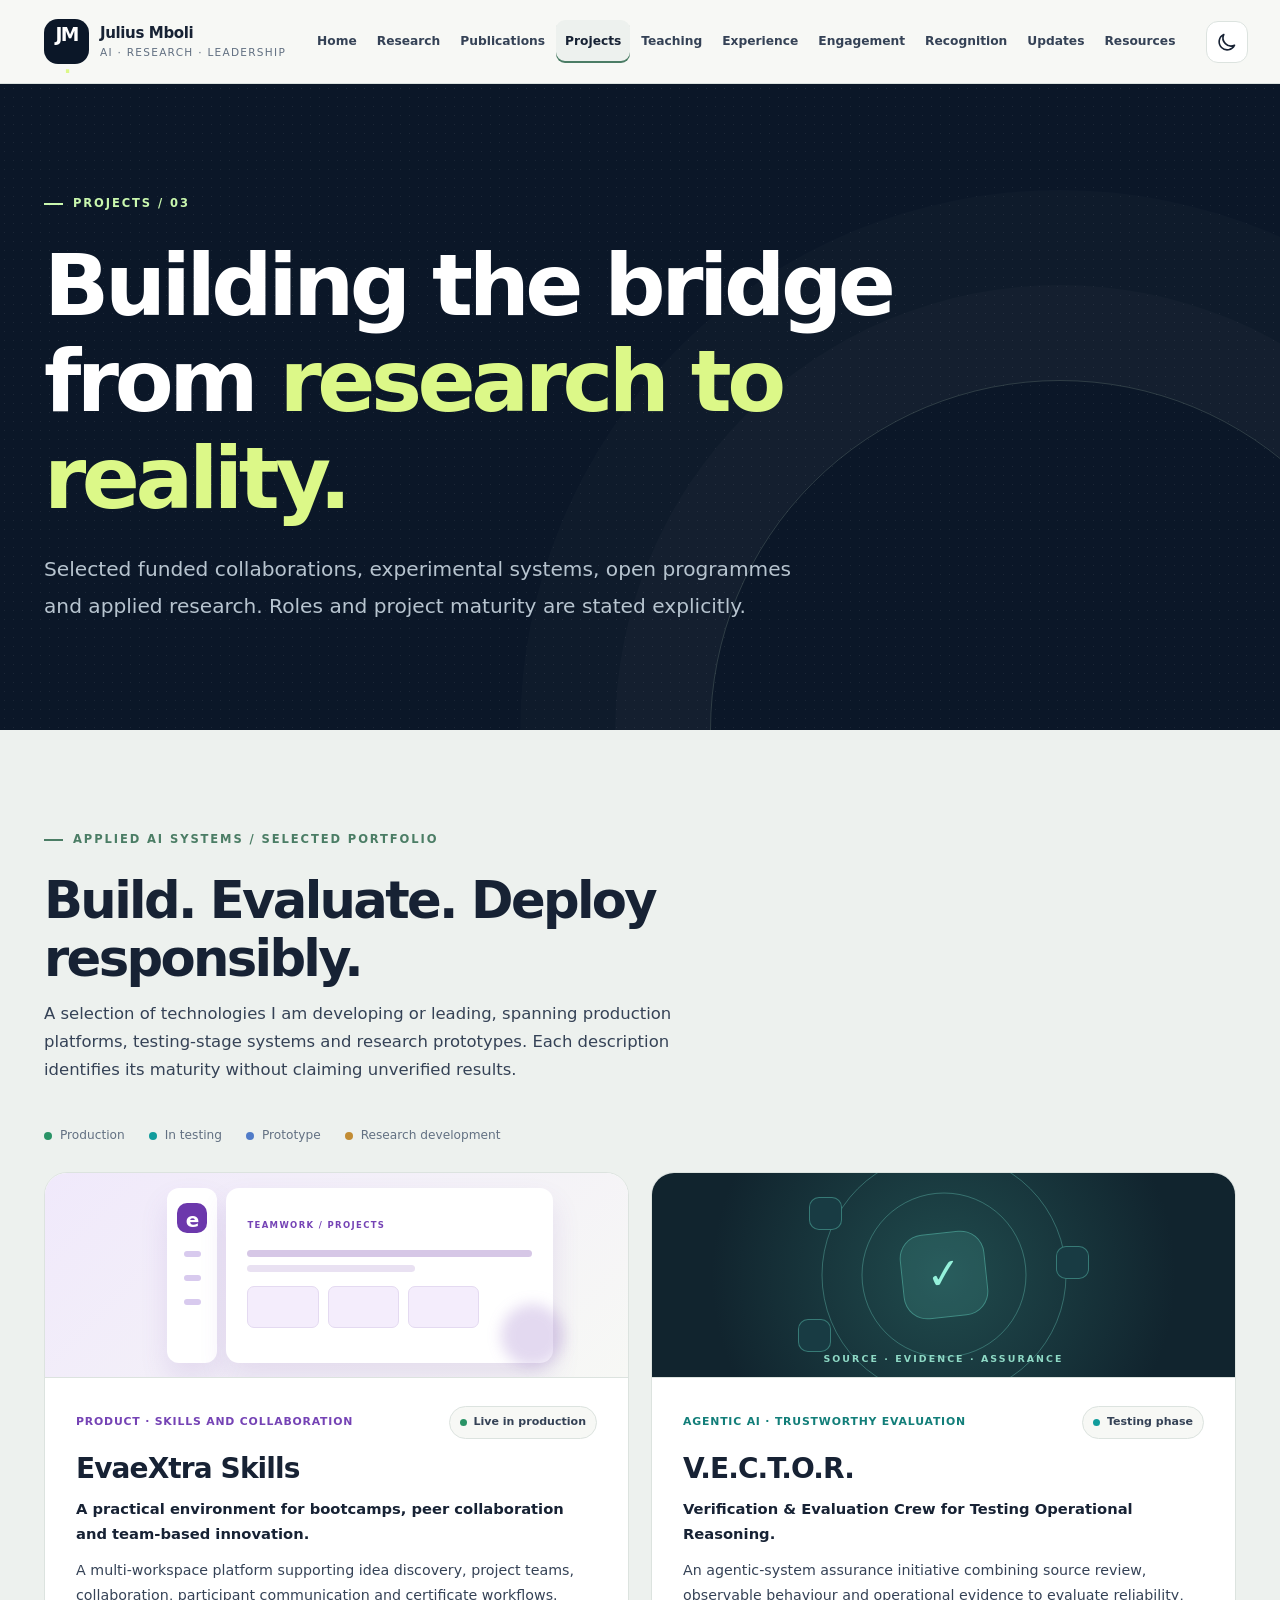
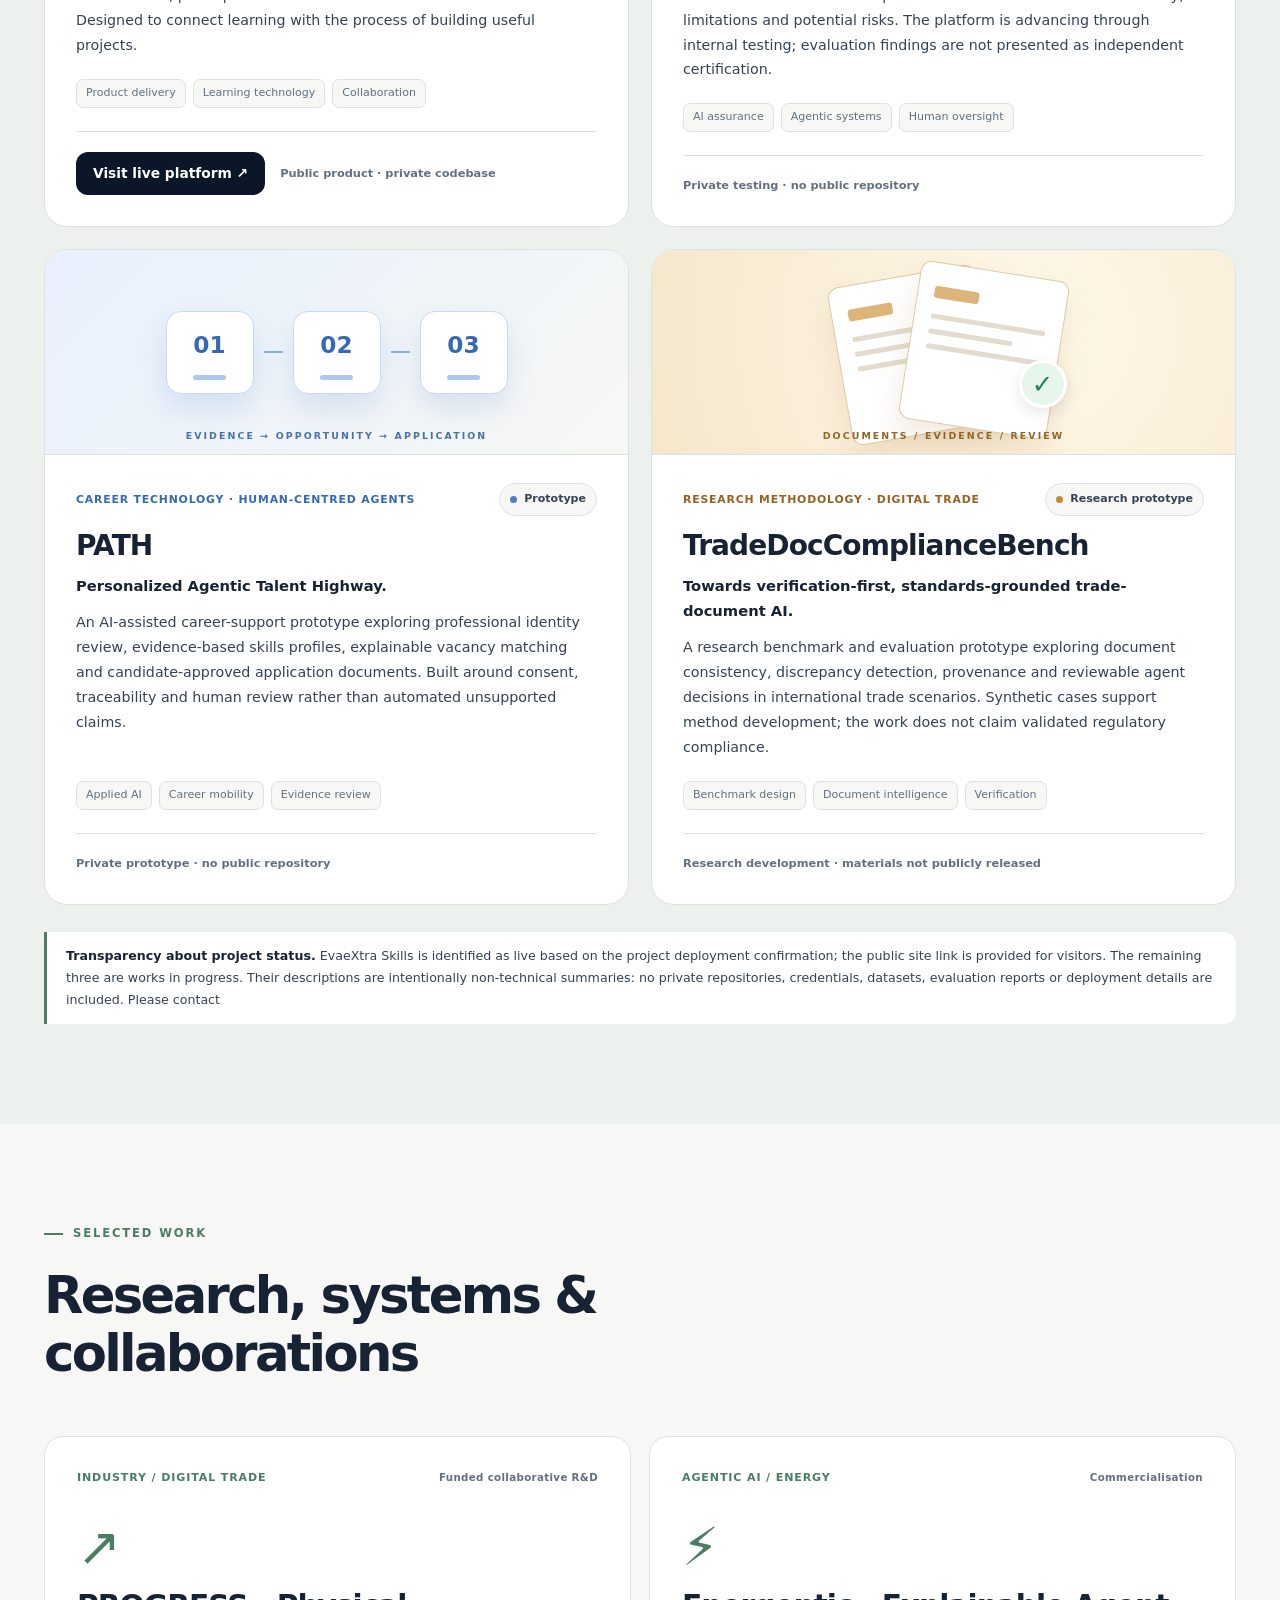
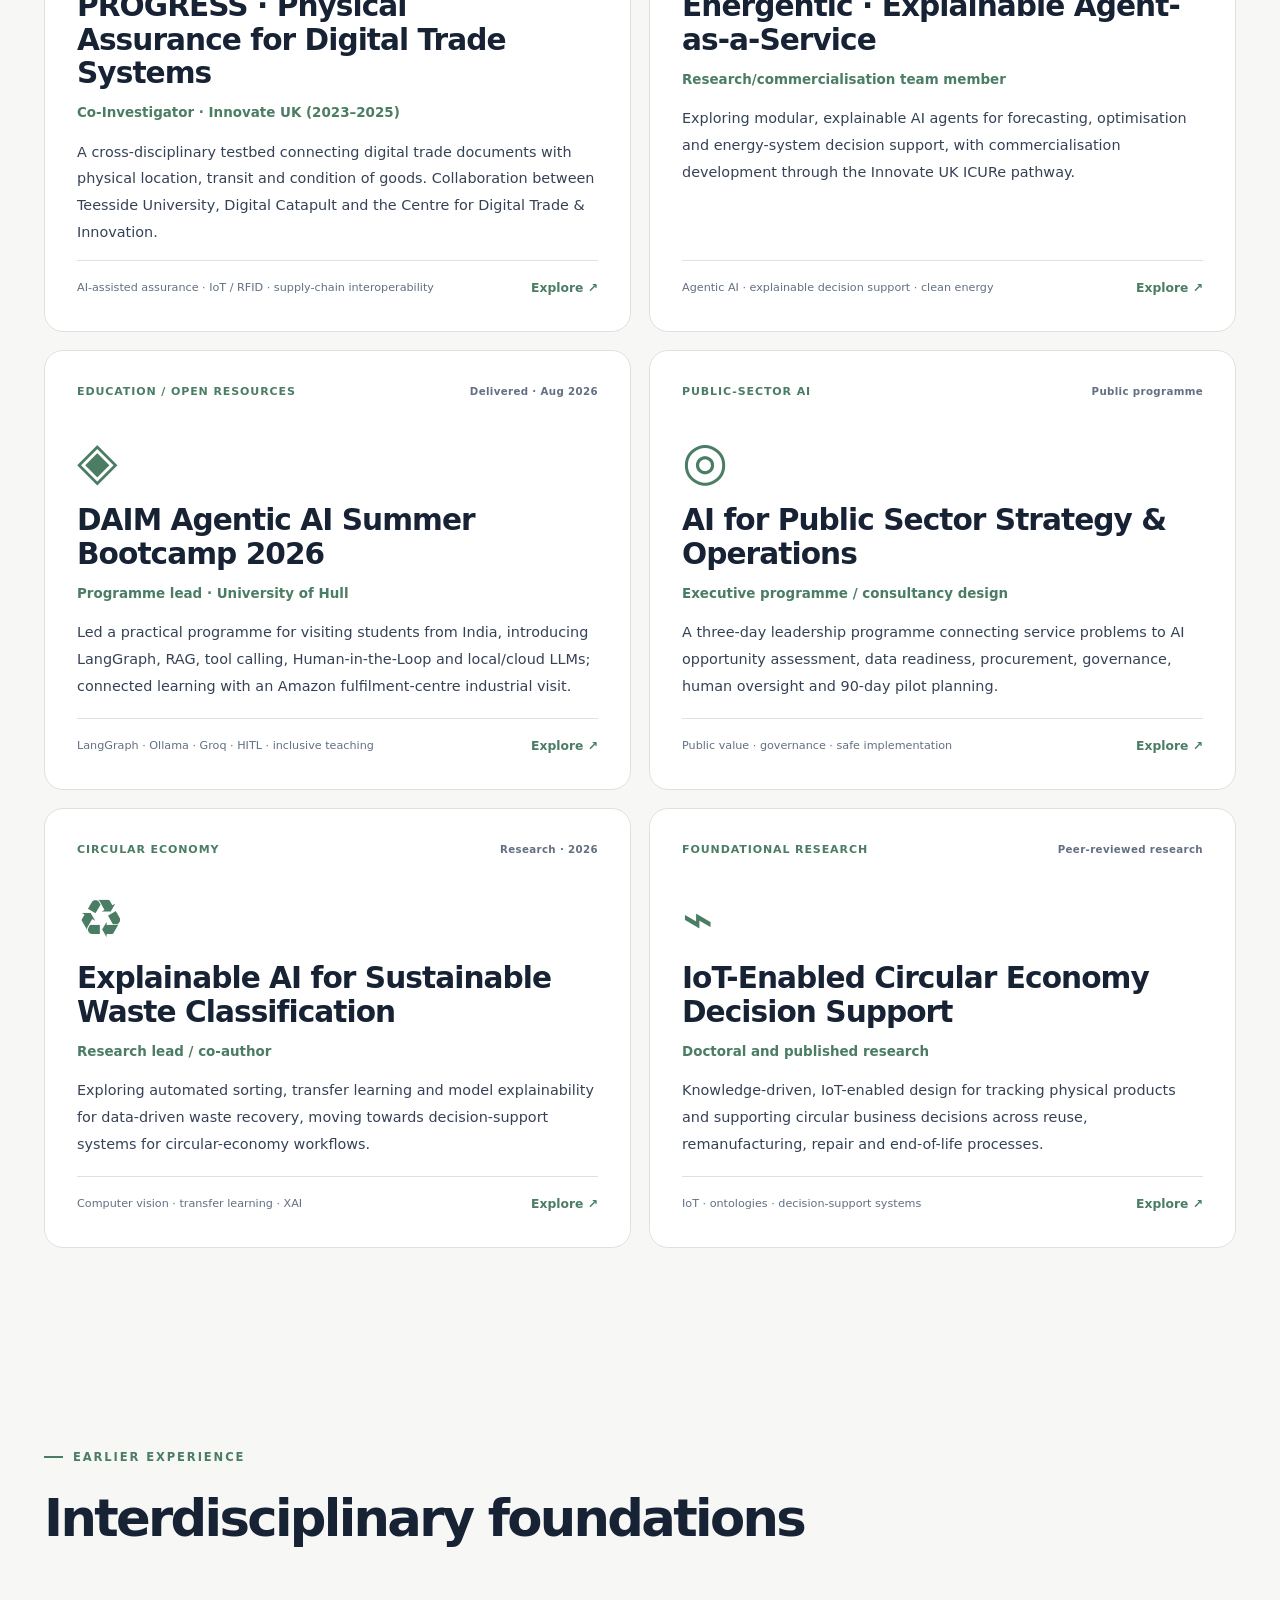
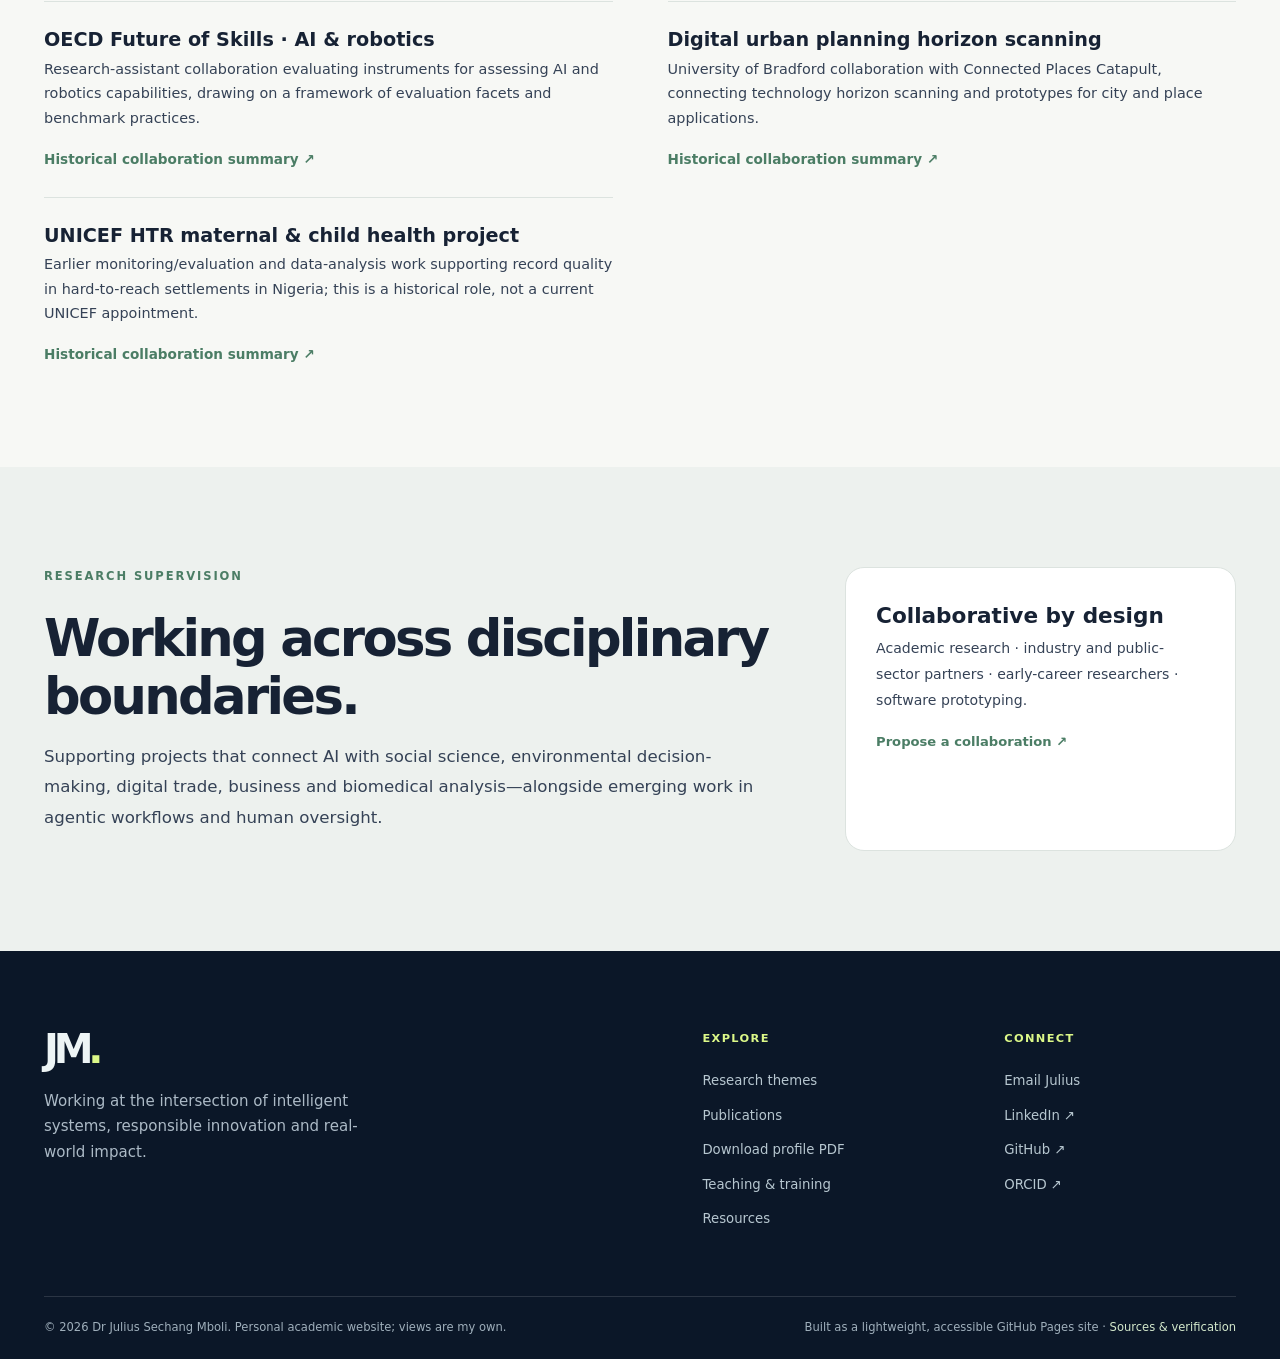
<file: projects.html 2.html>
<!DOCTYPE html>

<html data-theme="light" lang="en-GB">
<head>
<meta charset="utf-8"/>
<meta content="width=device-width, initial-scale=1" name="viewport"/>
<meta content="#0c1728" name="theme-color"/>
<meta content="Explore Dr Julius Sechang Mboli’s research collaborations, production EvaeXtra Skills platform, V.E.C.T.O.R. evaluation testing and developing AI research prototypes." name="description"/>
<meta content="Dr Julius Sechang Mboli" name="author"/>
<meta content="strict-origin-when-cross-origin" name="referrer"/>
<meta content="website" property="og:type"/>
<meta content="Dr Julius Sechang Mboli" property="og:site_name"/>
<meta content="Projects &amp; Collaborations | Dr Julius Sechang Mboli" property="og:title"/>
<meta content="Explore Dr Julius Sechang Mboli’s research collaborations, production EvaeXtra Skills platform, V.E.C.T.O.R. evaluation testing and developing AI research prototypes." property="og:description"/>
<meta content="https://jsmboli.github.io/projects.html" property="og:url"/>
<meta content="https://jsmboli.github.io/assets/img/julius-mboli.jpg" property="og:image"/>
<meta content="summary" name="twitter:card"/>
<link href="https://jsmboli.github.io/projects.html" rel="canonical"/>
<link href="favicon.png" rel="icon" type="image/png"/>
<link href="site.webmanifest" rel="manifest"/>
<link href="assets/css/site.css" rel="stylesheet"/>
<title>Projects &amp; Collaborations | Dr Julius Sechang Mboli</title>
<script type="application/ld+json">{"@context": "https://schema.org", "@type": "Person", "name": "Dr Julius Sechang Mboli", "givenName": "Julius Sechang", "familyName": "Mboli", "url": "https://jsmboli.github.io/", "image": "https://jsmboli.github.io/assets/img/julius-mboli.jpg", "jobTitle": "Lecturer in AI and Data Science", "affiliation": {"@type": "CollegeOrUniversity", "name": "University of Hull", "url": "https://www.hull.ac.uk/"}, "sameAs": ["https://orcid.org/0000-0003-1708-3052", "https://scholar.google.com/citations?user=RyLQoU8AAAAJ&hl=en", "https://github.com/JSMboli", "https://www.linkedin.com/in/engr-julius-sechang-mboli/", "https://hull-repository.worktribe.com/person/4529393/julius-mboli"], "knowsAbout": ["Artificial Intelligence", "Agentic AI", "Responsible AI", "Circular Economy", "Internet of Things", "Data Science", "Machine Learning"]}</script>
<script defer="" src="assets/js/site.js"></script>
</head>
<body data-page="projects.html">
<a class="skip-link" href="#main">Skip to content</a>
<div class="site-shell">
<header class="site-header" id="top">
<div class="nav-wrap container">
<a aria-label="Julius Mboli, home" class="brand" href="index.html"><span class="brand-glyph">JM<span class="glyph-dot">.</span></span><span class="brand-type"><strong>Julius Mboli</strong><small>AI · Research · Leadership</small></span></a>
<nav aria-label="Primary navigation" class="desktop-nav">
<a href="index.html">Home</a><a href="research.html">Research</a><a href="publications.html">Publications</a><a aria-current="page" href="projects.html">Projects</a><a href="teaching.html">Teaching</a><a href="experience.html">Experience</a><a href="talks.html">Engagement</a><a href="awards.html">Recognition</a><a href="ResearchBlog.html">Updates</a><a href="resources.html">Resources</a>
</nav>
<div class="nav-tools"><button aria-label="Switch to dark mode" class="icon-button" id="theme-toggle" title="Toggle colour theme" type="button"><svg aria-hidden="true" viewbox="0 0 24 24"><path d="M20.2 15.5A8.8 8.8 0 0 1 8.5 3.8a8.8 8.8 0 1 0 11.7 11.7Z"></path></svg></button><button aria-controls="mobile-menu" aria-expanded="false" aria-label="Open navigation" class="menu-button" id="menu-toggle" type="button"><span></span><span></span><span></span></button></div>
</div>
<nav aria-label="Mobile navigation" class="mobile-nav container" hidden="" id="mobile-menu"><a href="index.html">Home <span aria-hidden="true">↗</span></a><a href="research.html">Research <span aria-hidden="true">↗</span></a><a href="publications.html">Publications <span aria-hidden="true">↗</span></a><a aria-current="page" href="projects.html">Projects <span aria-hidden="true">↗</span></a><a href="teaching.html">Teaching <span aria-hidden="true">↗</span></a><a href="experience.html">Experience <span aria-hidden="true">↗</span></a><a href="talks.html">Engagement <span aria-hidden="true">↗</span></a><a href="awards.html">Recognition <span aria-hidden="true">↗</span></a><a href="ResearchBlog.html">Updates <span aria-hidden="true">↗</span></a><a href="resources.html">Resources <span aria-hidden="true">↗</span></a></nav>
</header>
<main id="main"><section class="page-banner grain"><div class="container"><div class="eyebrow"><span class="eyebrow-line"></span>Projects / 03</div><h1>Building the bridge from <em>research to reality.</em></h1><p class="page-lead">Selected funded collaborations, experimental systems, open programmes and applied research. Roles and project maturity are stated explicitly.</p></div></section><section aria-labelledby="portfolio-title" class="section-pad section-soft" id="applied-ai"><div class="container">
<div class="section-heading"><div><div class="eyebrow"><span class="eyebrow-line"></span>Applied AI systems / selected portfolio</div><h2 id="portfolio-title">Build. Evaluate. Deploy responsibly.</h2><p>A selection of technologies I am developing or leading, spanning production platforms, testing-stage systems and research prototypes. Each description identifies its maturity without claiming unverified results.</p></div></div>
<div aria-label="Project maturity categories" class="maturity-legend"><span><i class="legend-dot live"></i> Production</span><span><i class="legend-dot testing"></i> In testing</span><span><i class="legend-dot prototype"></i> Prototype</span><span><i class="legend-dot research"></i> Research development</span></div>
<div class="applied-grid">
<article class="applied-card accent-purple" id="skills"><div aria-hidden="true" class="applied-visual visual-skills"><div class="visual-rail"><b>e</b><i></i><i></i><i></i></div><div class="visual-main"><span class="visual-kicker">TEAMWORK / PROJECTS</span><div class="visual-bars"><i></i><i></i></div><div class="visual-minicards"><i></i><i></i><i></i></div></div><span class="visual-orb"></span></div><div class="applied-content"><div class="applied-top"><span class="applied-category">Product · skills and collaboration</span><span class="stage-pill stage-live"><i></i> Live in production</span></div><h3>EvaeXtra Skills</h3><p class="applied-subtitle">A practical environment for bootcamps, peer collaboration and team-based innovation.</p><p>A multi-workspace platform supporting idea discovery, project teams, collaboration, participant communication and certificate workflows. Designed to connect learning with the process of building useful projects.</p><div class="applied-tags"><span>Product delivery</span><span>Learning technology</span><span>Collaboration</span></div><div class="applied-actions"><a class="btn btn-dark" href="https://skills.evaextra.com/" rel="noopener noreferrer" target="_blank">Visit live platform ↗</a><span class="private-note">Public product · private codebase</span></div></div></article>
<article class="applied-card accent-teal" id="vector"><div aria-hidden="true" class="applied-visual visual-vector"><div class="visual-orbit orbit-outer"></div><div class="visual-orbit orbit-inner"></div><span class="visual-shield">✓</span><span class="visual-node node-a"></span><span class="visual-node node-b"></span><span class="visual-node node-c"></span><span class="visual-legend">SOURCE · EVIDENCE · ASSURANCE</span></div><div class="applied-content"><div class="applied-top"><span class="applied-category">Agentic AI · trustworthy evaluation</span><span class="stage-pill stage-testing"><i></i> Testing phase</span></div><h3>V.E.C.T.O.R.</h3><p class="applied-subtitle">Verification &amp; Evaluation Crew for Testing Operational Reasoning.</p><p>An agentic-system assurance initiative combining source review, observable behaviour and operational evidence to evaluate reliability, limitations and potential risks. The platform is advancing through internal testing; evaluation findings are not presented as independent certification.</p><div class="applied-tags"><span>AI assurance</span><span>Agentic systems</span><span>Human oversight</span></div><div class="applied-actions"><span class="private-note">Private testing · no public repository</span></div></div></article>
<article class="applied-card accent-blue" id="path"><div aria-hidden="true" class="applied-visual visual-path"><div class="path-step"><b>01</b><i></i></div><div class="path-join"></div><div class="path-step"><b>02</b><i></i></div><div class="path-join"></div><div class="path-step"><b>03</b><i></i></div><span class="path-caption">EVIDENCE → OPPORTUNITY → APPLICATION</span></div><div class="applied-content"><div class="applied-top"><span class="applied-category">Career technology · human-centred agents</span><span class="stage-pill stage-prototype"><i></i> Prototype</span></div><h3>PATH</h3><p class="applied-subtitle">Personalized Agentic Talent Highway.</p><p>An AI-assisted career-support prototype exploring professional identity review, evidence-based skills profiles, explainable vacancy matching and candidate-approved application documents. Built around consent, traceability and human review rather than automated unsupported claims.</p><div class="applied-tags"><span>Applied AI</span><span>Career mobility</span><span>Evidence review</span></div><div class="applied-actions"><span class="private-note">Private prototype · no public repository</span></div></div></article>
<article class="applied-card accent-amber" id="tradebench"><div aria-hidden="true" class="applied-visual visual-trade"><div class="trade-doc doc-one"><span></span><i></i><i></i><i></i></div><div class="trade-doc doc-two"><span></span><i></i><i></i><i></i></div><div class="trade-check">✓</div><span class="trade-caption">DOCUMENTS / EVIDENCE / REVIEW</span></div><div class="applied-content"><div class="applied-top"><span class="applied-category">Research methodology · digital trade</span><span class="stage-pill stage-research"><i></i> Research prototype</span></div><h3>TradeDocComplianceBench</h3><p class="applied-subtitle">Towards verification-first, standards-grounded trade-document AI.</p><p>A research benchmark and evaluation prototype exploring document consistency, discrepancy detection, provenance and reviewable agent decisions in international trade scenarios. Synthetic cases support method development; the work does not claim validated regulatory compliance.</p><div class="applied-tags"><span>Benchmark design</span><span>Document intelligence</span><span>Verification</span></div><div class="applied-actions"><span class="private-note">Research development · materials not publicly released</span></div></div></article>
</div>
<div class="portfolio-note" role="note"><strong>Transparency about project status.</strong> EvaeXtra Skills is identified as live based on the project deployment confirmation; the public site link is provided for visitors. The remaining three are works in progress. Their descriptions are intentionally non-technical summaries: no private repositories, credentials, datasets, evaluation reports or deployment details are included. Please contact </div>
</div></section><section class="section-pad"><div class="container"><div class="section-heading"><div><div class="eyebrow"><span class="eyebrow-line"></span>Selected work</div><h2>Research, systems &amp; collaborations</h2></div></div><div class="project-grid"><article class="project-card"><div class="project-card-top"><span>Industry / digital trade</span><span class="project-status">Funded collaborative R&amp;D</span></div><div aria-hidden="true" class="project-sign">↗</div><h3>PROGRESS · Physical Assurance for Digital Trade Systems</h3><p class="project-role">Co-Investigator · Innovate UK (2023–2025)</p><p>A cross-disciplinary testbed connecting digital trade documents with physical location, transit and condition of goods. Collaboration between Teesside University, Digital Catapult and the Centre for Digital Trade &amp; Innovation.</p><div class="project-bottom"><span>AI-assisted assurance · IoT / RFID · supply-chain interoperability</span><a class="project-link" href="https://research.tees.ac.uk/en/projects/physical-assurance-for-digital-trade-systems-progress/" rel="noopener noreferrer" target="_blank">Explore<span aria-hidden="true"> ↗</span></a></div></article><article class="project-card"><div class="project-card-top"><span>Agentic AI / energy</span><span class="project-status">Commercialisation</span></div><div aria-hidden="true" class="project-sign">⚡</div><h3>Energentic · Explainable Agent-as-a-Service</h3><p class="project-role">Research/commercialisation team member</p><p>Exploring modular, explainable AI agents for forecasting, optimisation and energy-system decision support, with commercialisation development through the Innovate UK ICURe pathway.</p><div class="project-bottom"><span>Agentic AI · explainable decision support · clean energy</span><a class="project-link" href="https://www.energentic.ai/" rel="noopener noreferrer" target="_blank">Explore<span aria-hidden="true"> ↗</span></a></div></article><article class="project-card"><div class="project-card-top"><span>Education / open resources</span><span class="project-status">Delivered · Aug 2026</span></div><div aria-hidden="true" class="project-sign">◈</div><h3>DAIM Agentic AI Summer Bootcamp 2026</h3><p class="project-role">Programme lead · University of Hull</p><p>Led a practical programme for visiting students from India, introducing LangGraph, RAG, tool calling, Human-in-the-Loop and local/cloud LLMs; connected learning with an Amazon fulfilment-centre industrial visit.</p><div class="project-bottom"><span>LangGraph · Ollama · Groq · HITL · inclusive teaching</span><a class="project-link" href="https://jsmboli.github.io/agentic-ai-bootcamp/" rel="noopener noreferrer" target="_blank">Explore<span aria-hidden="true"> ↗</span></a></div></article><article class="project-card"><div class="project-card-top"><span>Public-sector AI</span><span class="project-status">Public programme</span></div><div aria-hidden="true" class="project-sign">◎</div><h3>AI for Public Sector Strategy &amp; Operations</h3><p class="project-role">Executive programme / consultancy design</p><p>A three-day leadership programme connecting service problems to AI opportunity assessment, data readiness, procurement, governance, human oversight and 90-day pilot planning.</p><div class="project-bottom"><span>Public value · governance · safe implementation</span><a class="project-link" href="https://jsmboli.github.io/ai-for-public-service/" rel="noopener noreferrer" target="_blank">Explore<span aria-hidden="true"> ↗</span></a></div></article><article class="project-card"><div class="project-card-top"><span>Circular economy</span><span class="project-status">Research · 2026</span></div><div aria-hidden="true" class="project-sign">♻</div><h3>Explainable AI for Sustainable Waste Classification</h3><p class="project-role">Research lead / co-author</p><p>Exploring automated sorting, transfer learning and model explainability for data-driven waste recovery, moving towards decision-support systems for circular-economy workflows.</p><div class="project-bottom"><span>Computer vision · transfer learning · XAI</span><a class="project-link" href="https://arxiv.org/abs/2601.22418" rel="noopener noreferrer" target="_blank">Explore<span aria-hidden="true"> ↗</span></a></div></article><article class="project-card"><div class="project-card-top"><span>Foundational research</span><span class="project-status">Peer-reviewed research</span></div><div aria-hidden="true" class="project-sign">⌁</div><h3>IoT-Enabled Circular Economy Decision Support</h3><p class="project-role">Doctoral and published research</p><p>Knowledge-driven, IoT-enabled design for tracking physical products and supporting circular business decisions across reuse, remanufacturing, repair and end-of-life processes.</p><div class="project-bottom"><span>IoT · ontologies · decision-support systems</span><a class="project-link" href="https://doi.org/10.1002/spe.2825" rel="noopener noreferrer" target="_blank">Explore<span aria-hidden="true"> ↗</span></a></div></article></div></div></section><section class="section-pad" id="earlier-work"><div class="container"><div class="section-heading"><div><div class="eyebrow"><span class="eyebrow-line"></span>Earlier experience</div><h2>Interdisciplinary foundations</h2></div></div><div class="leadership-grid"><div><strong>OECD Future of Skills · AI &amp; robotics</strong><p>Research-assistant collaboration evaluating instruments for assessing AI and robotics capabilities, drawing on a framework of evaluation facets and benchmark practices.</p><a class="text-link" href="#earlier-work">Historical collaboration summary ↗</a></div><div><strong>Digital urban planning horizon scanning</strong><p>University of Bradford collaboration with Connected Places Catapult, connecting technology horizon scanning and prototypes for city and place applications.</p><a class="text-link" href="#earlier-work">Historical collaboration summary ↗</a></div><div><strong>UNICEF HTR maternal &amp; child health project</strong><p>Earlier monitoring/evaluation and data-analysis work supporting record quality in hard-to-reach settlements in Nigeria; this is a historical role, not a current UNICEF appointment.</p><a class="text-link" href="#earlier-work">Historical collaboration summary ↗</a></div></div></div></section><section class="section-pad section-soft"><div class="container"><div class="banner-grid"><div><span class="eyebrow">Research supervision</span><h2>Working across disciplinary boundaries.</h2><p>Supporting projects that connect AI with social science, environmental decision-making, digital trade, business and biomedical analysis—alongside emerging work in agentic workflows and human oversight.</p></div><div class="side-note"><strong>Collaborative by design</strong><p>Academic research · industry and public-sector partners · early-career researchers · software prototyping.</p><a href="mailto:J.Mboli@hull.ac.uk?subject=Research%20collaboration">Propose a collaboration ↗</a></div></div></div></section></main>
<footer class="footer"><div class="container footer-top"><div><div class="footer-mark">JM<span>.</span></div><p>Working at the intersection of intelligent systems, responsible innovation and real-world impact.</p></div><div><span class="footer-title">Explore</span><a href="research.html">Research themes</a><a href="publications.html">Publications</a><a download="" href="assets/Julius_Sechang_Mboli_Academic_Profile_2026.pdf">Download profile PDF</a><a href="teaching.html">Teaching &amp; training</a><a href="resources.html">Resources</a></div><div><span class="footer-title">Connect</span><a href="mailto:J.Mboli@hull.ac.uk">Email Julius</a><a href="https://www.linkedin.com/in/engr-julius-sechang-mboli/" rel="noopener noreferrer" target="_blank">LinkedIn ↗</a><a href="https://github.com/JSMboli" rel="noopener noreferrer" target="_blank">GitHub ↗</a><a href="https://orcid.org/0000-0003-1708-3052" rel="noopener noreferrer" target="_blank">ORCID ↗</a></div></div><div class="container footer-bottom"><small>© <span id="copyright-year">2026</span> Dr Julius Sechang Mboli. Personal academic website; views are my own.</small><small>Built as a lightweight, accessible GitHub Pages site · <a href="sources.html">Sources &amp; verification</a></small></div></footer>
</div>
<a aria-label="Return to top" class="back-top" href="#top">↑</a>
</body></html>
</file>
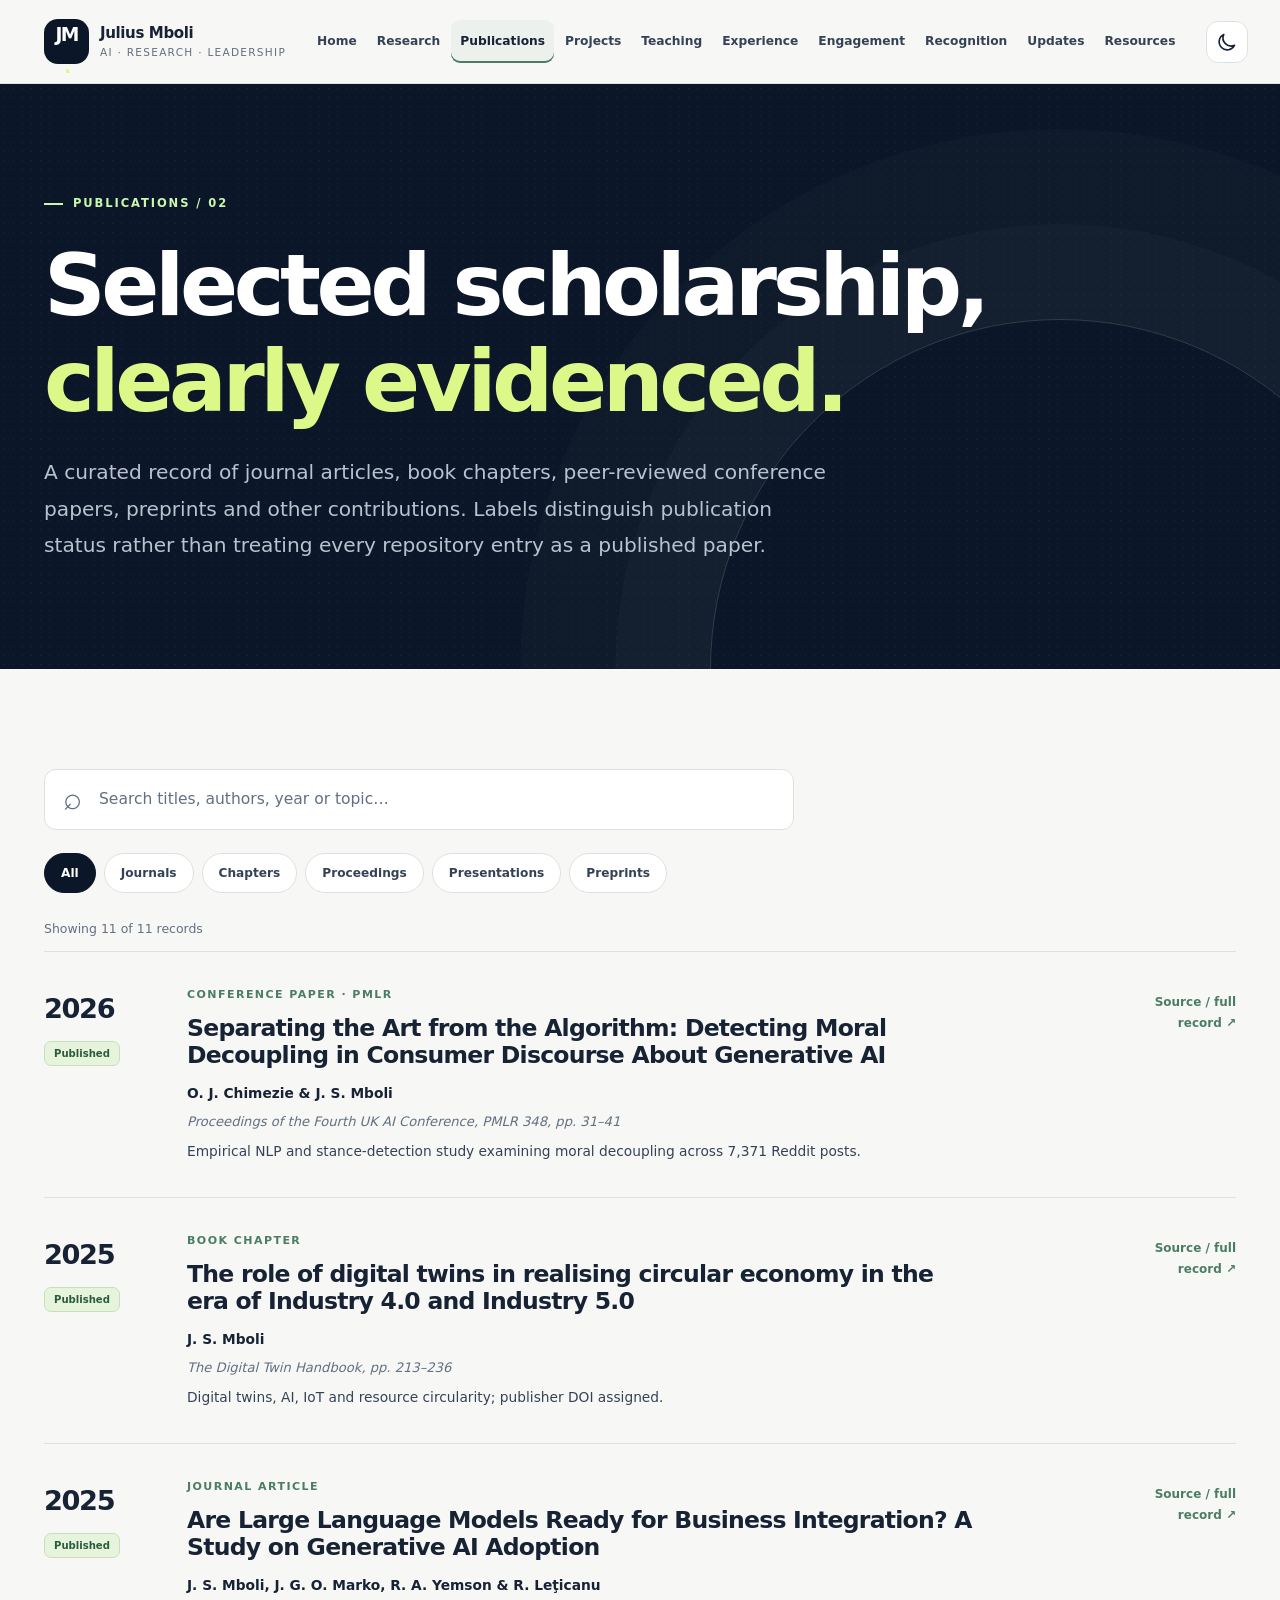
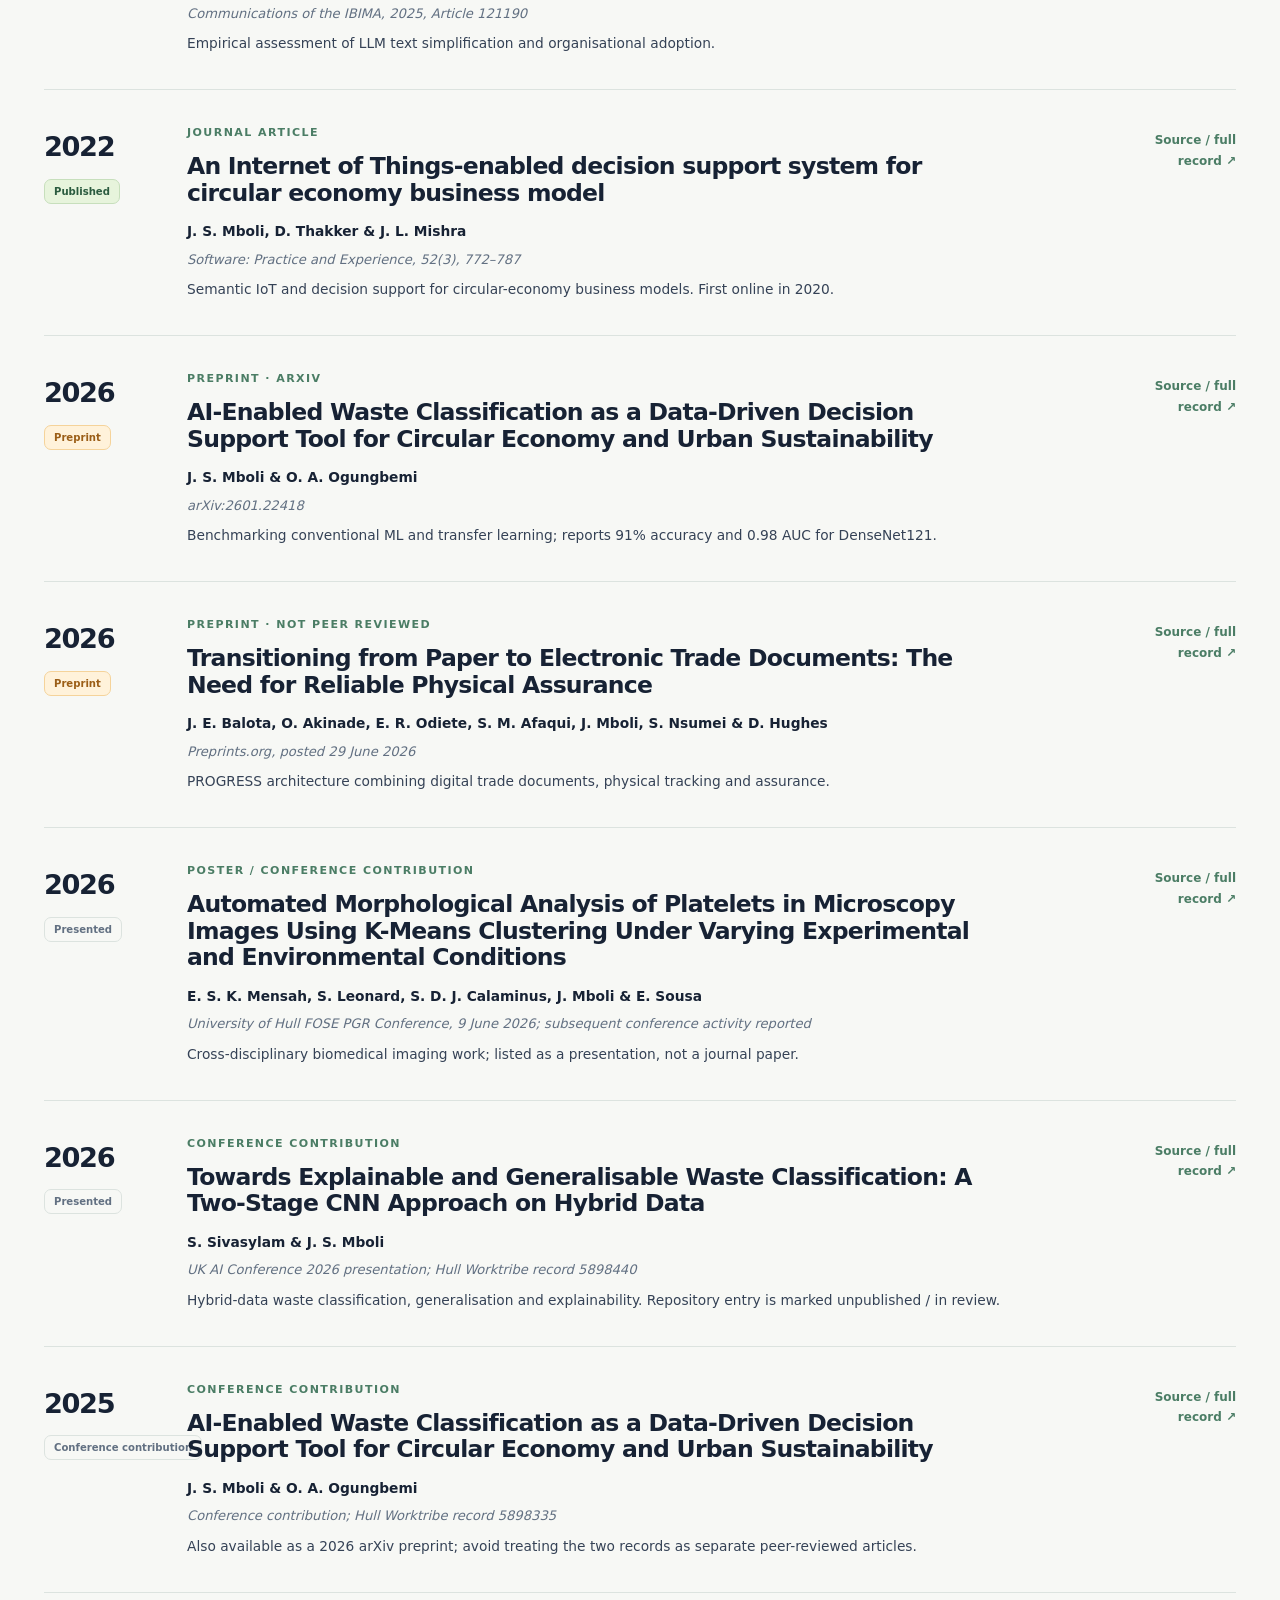
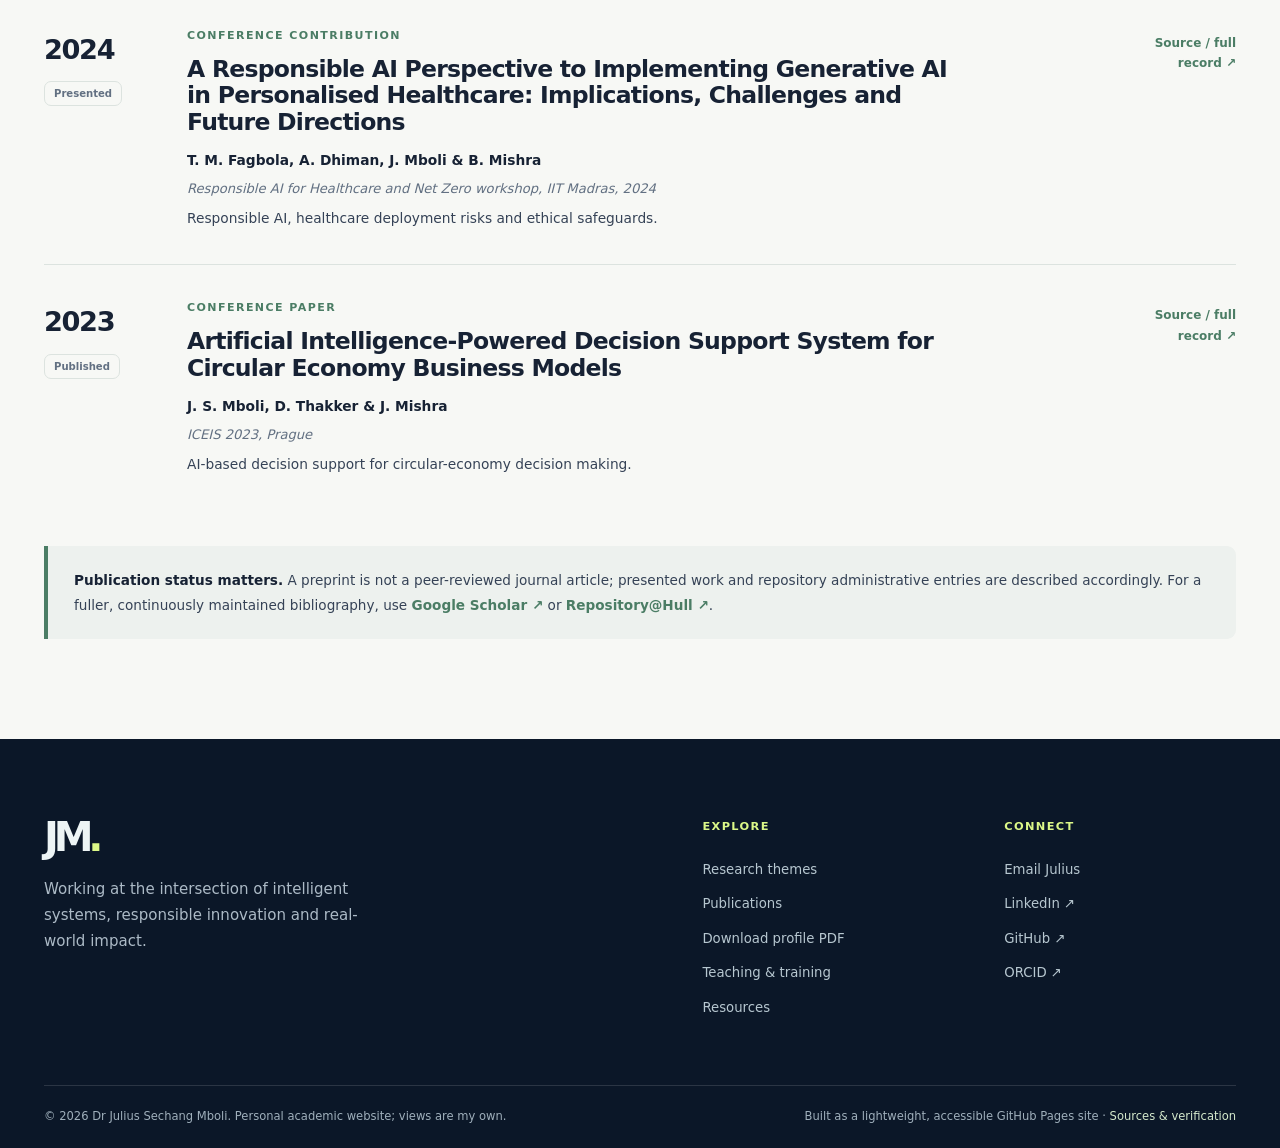
<file: publications.html>
<!doctype html>
<html lang="en-GB" data-theme="light">
<head>
<meta charset="utf-8">
<meta name="viewport" content="width=device-width, initial-scale=1">
<meta name="theme-color" content="#0c1728">
<meta name="description" content="Peer-reviewed publications, conference contributions, book chapters and preprints by Dr Julius Sechang Mboli, with links to primary sources.">
<meta name="author" content="Dr Julius Sechang Mboli">
<meta name="referrer" content="strict-origin-when-cross-origin">
<meta property="og:type" content="website">
<meta property="og:site_name" content="Dr Julius Sechang Mboli">
<meta property="og:title" content="Publications | Dr Julius Sechang Mboli">
<meta property="og:description" content="Peer-reviewed publications, conference contributions, book chapters and preprints by Dr Julius Sechang Mboli, with links to primary sources.">
<meta property="og:url" content="https://jsmboli.github.io/publications.html">
<meta property="og:image" content="https://jsmboli.github.io/assets/img/julius-mboli.jpg">
<meta name="twitter:card" content="summary">
<link rel="canonical" href="https://jsmboli.github.io/publications.html">
<link rel="icon" type="image/png" href="favicon.png">
<link rel="manifest" href="site.webmanifest">
<link rel="stylesheet" href="assets/css/site.css">
<title>Publications | Dr Julius Sechang Mboli</title>
<script type="application/ld+json">{"@context": "https://schema.org", "@type": "Person", "name": "Dr Julius Sechang Mboli", "givenName": "Julius Sechang", "familyName": "Mboli", "url": "https://jsmboli.github.io/", "image": "https://jsmboli.github.io/assets/img/julius-mboli.jpg", "jobTitle": "Lecturer in AI and Data Science", "affiliation": {"@type": "CollegeOrUniversity", "name": "University of Hull", "url": "https://www.hull.ac.uk/"}, "sameAs": ["https://orcid.org/0000-0003-1708-3052", "https://scholar.google.com/citations?user=RyLQoU8AAAAJ&hl=en", "https://github.com/JSMboli", "https://www.linkedin.com/in/engr-julius-sechang-mboli/", "https://hull-repository.worktribe.com/person/4529393/julius-mboli"], "knowsAbout": ["Artificial Intelligence", "Agentic AI", "Responsible AI", "Circular Economy", "Internet of Things", "Data Science", "Machine Learning"]}</script>
<script defer src="assets/js/site.js"></script>
</head>
<body data-page="publications.html">
<a class="skip-link" href="#main">Skip to content</a>
<div class="site-shell">
<header class="site-header" id="top">
 <div class="nav-wrap container">
  <a href="index.html" class="brand" aria-label="Julius Mboli, home"><span class="brand-glyph">JM<span class="glyph-dot">.</span></span><span class="brand-type"><strong>Julius Mboli</strong><small>AI · Research · Leadership</small></span></a>
  <nav class="desktop-nav" aria-label="Primary navigation">
   <a href="index.html" >Home</a><a href="research.html" >Research</a><a href="publications.html" aria-current="page">Publications</a><a href="projects.html" >Projects</a><a href="teaching.html" >Teaching</a><a href="experience.html">Experience</a><a href="talks.html" >Engagement</a><a href="awards.html" >Recognition</a><a href="ResearchBlog.html" >Updates</a><a href="resources.html" >Resources</a>
  </nav>
  <div class="nav-tools"><button type="button" id="theme-toggle" class="icon-button" aria-label="Switch to dark mode" title="Toggle colour theme"><svg viewBox="0 0 24 24" aria-hidden="true"><path d="M20.2 15.5A8.8 8.8 0 0 1 8.5 3.8a8.8 8.8 0 1 0 11.7 11.7Z"/></svg></button><button type="button" id="menu-toggle" class="menu-button" aria-controls="mobile-menu" aria-expanded="false" aria-label="Open navigation"><span></span><span></span><span></span></button></div>
 </div>
 <nav class="mobile-nav container" id="mobile-menu" aria-label="Mobile navigation" hidden><a href="index.html" >Home <span aria-hidden="true">↗</span></a><a href="research.html" >Research <span aria-hidden="true">↗</span></a><a href="publications.html" aria-current="page">Publications <span aria-hidden="true">↗</span></a><a href="projects.html" >Projects <span aria-hidden="true">↗</span></a><a href="teaching.html" >Teaching <span aria-hidden="true">↗</span></a><a href="experience.html">Experience <span aria-hidden="true">↗</span></a><a href="talks.html" >Engagement <span aria-hidden="true">↗</span></a><a href="awards.html" >Recognition <span aria-hidden="true">↗</span></a><a href="ResearchBlog.html" >Updates <span aria-hidden="true">↗</span></a><a href="resources.html" >Resources <span aria-hidden="true">↗</span></a></nav>
</header>
<main id="main"><section class="page-banner grain"><div class="container"><div class="eyebrow"><span class="eyebrow-line"></span>Publications / 02</div><h1>Selected scholarship, <em>clearly evidenced.</em></h1><p class="page-lead">A curated record of journal articles, book chapters, peer-reviewed conference papers, preprints and other contributions. Labels distinguish publication status rather than treating every repository entry as a published paper.</p></div></section><section class="section-pad" ><div class="container"><div class="publication-controls"><div class="search-wrap"><label for="pub-search" class="sr-only">Search publications</label><span aria-hidden="true">⌕</span><input type="search" id="pub-search" placeholder="Search titles, authors, year or topic…" autocomplete="off"></div><div class="filter-buttons" role="group" aria-label="Filter publications"><button type="button" class="filter-btn active" data-filter="all" aria-pressed="true">All</button><button type="button" class="filter-btn" data-filter="journal" aria-pressed="false">Journals</button><button type="button" class="filter-btn" data-filter="chapter" aria-pressed="false">Chapters</button><button type="button" class="filter-btn" data-filter="proceedings" aria-pressed="false">Proceedings</button><button type="button" class="filter-btn" data-filter="conference" aria-pressed="false">Presentations</button><button type="button" class="filter-btn" data-filter="preprint" aria-pressed="false">Preprints</button></div></div><p class="results-meta" id="results-count" role="status" aria-live="polite"></p><div class="publication-list" id="publication-list"><article class="publication" data-kind="proceedings" data-search="separating the art from the algorithm: detecting moral decoupling in consumer discourse about generative ai o. j. chimezie &amp; j. s. mboli proceedings of the fourth uk ai conference, pmlr 348, pp. 31–41 2026 empirical nlp and stance-detection study examining moral decoupling across 7,371 reddit posts."><div class="publication-meta"><span>2026</span><span class="pub-tag pub-proceedings">Published</span></div><div class="publication-body"><p class="publication-type">Conference paper · PMLR</p><h3>Separating the Art from the Algorithm: Detecting Moral Decoupling in Consumer Discourse About Generative AI</h3><p class="pub-authors">O. J. Chimezie &amp; J. S. Mboli</p><p class="pub-venue">Proceedings of the Fourth UK AI Conference, PMLR 348, pp. 31–41</p><p>Empirical NLP and stance-detection study examining moral decoupling across 7,371 Reddit posts.</p></div><a class="pub-link" href="https://proceedings.mlr.press/v348/chimezie26a.html" target="_blank" rel="noopener noreferrer">Source / full record<span aria-hidden="true"> ↗</span></a></article><article class="publication" data-kind="chapter" data-search="the role of digital twins in realising circular economy in the era of industry 4.0 and industry 5.0 j. s. mboli the digital twin handbook, pp. 213–236 2025 digital twins, ai, iot and resource circularity; publisher doi assigned."><div class="publication-meta"><span>2025</span><span class="pub-tag pub-chapter">Published</span></div><div class="publication-body"><p class="publication-type">Book chapter</p><h3>The role of digital twins in realising circular economy in the era of Industry 4.0 and Industry 5.0</h3><p class="pub-authors">J. S. Mboli</p><p class="pub-venue">The Digital Twin Handbook, pp. 213–236</p><p>Digital twins, AI, IoT and resource circularity; publisher DOI assigned.</p></div><a class="pub-link" href="https://doi.org/10.1049/PBPC071E_ch9" target="_blank" rel="noopener noreferrer">Source / full record<span aria-hidden="true"> ↗</span></a></article><article class="publication" data-kind="journal" data-search="are large language models ready for business integration? a study on generative ai adoption j. s. mboli, j. g. o. marko, r. a. yemson &amp; r. leţicanu communications of the ibima, 2025, article 121190 2025 empirical assessment of llm text simplification and organisational adoption."><div class="publication-meta"><span>2025</span><span class="pub-tag pub-journal">Published</span></div><div class="publication-body"><p class="publication-type">Journal article</p><h3>Are Large Language Models Ready for Business Integration? A Study on Generative AI Adoption</h3><p class="pub-authors">J. S. Mboli, J. G. O. Marko, R. A. Yemson &amp; R. Leţicanu</p><p class="pub-venue">Communications of the IBIMA, 2025, Article 121190</p><p>Empirical assessment of LLM text simplification and organisational adoption.</p></div><a class="pub-link" href="https://doi.org/10.5171/2025.121190" target="_blank" rel="noopener noreferrer">Source / full record<span aria-hidden="true"> ↗</span></a></article><article class="publication" data-kind="journal" data-search="an internet of things-enabled decision support system for circular economy business model j. s. mboli, d. thakker &amp; j. l. mishra software: practice and experience, 52(3), 772–787 2022 semantic iot and decision support for circular-economy business models. first online in 2020."><div class="publication-meta"><span>2022</span><span class="pub-tag pub-journal">Published</span></div><div class="publication-body"><p class="publication-type">Journal article</p><h3>An Internet of Things-enabled decision support system for circular economy business model</h3><p class="pub-authors">J. S. Mboli, D. Thakker &amp; J. L. Mishra</p><p class="pub-venue">Software: Practice and Experience, 52(3), 772–787</p><p>Semantic IoT and decision support for circular-economy business models. First online in 2020.</p></div><a class="pub-link" href="https://doi.org/10.1002/spe.2825" target="_blank" rel="noopener noreferrer">Source / full record<span aria-hidden="true"> ↗</span></a></article><article class="publication" data-kind="preprint" data-search="ai-enabled waste classification as a data-driven decision support tool for circular economy and urban sustainability j. s. mboli &amp; o. a. ogungbemi arxiv:2601.22418 2026 benchmarking conventional ml and transfer learning; reports 91% accuracy and 0.98 auc for densenet121."><div class="publication-meta"><span>2026</span><span class="pub-tag pub-preprint">Preprint</span></div><div class="publication-body"><p class="publication-type">Preprint · arXiv</p><h3>AI-Enabled Waste Classification as a Data-Driven Decision Support Tool for Circular Economy and Urban Sustainability</h3><p class="pub-authors">J. S. Mboli &amp; O. A. Ogungbemi</p><p class="pub-venue">arXiv:2601.22418</p><p>Benchmarking conventional ML and transfer learning; reports 91% accuracy and 0.98 AUC for DenseNet121.</p></div><a class="pub-link" href="https://arxiv.org/abs/2601.22418" target="_blank" rel="noopener noreferrer">Source / full record<span aria-hidden="true"> ↗</span></a></article><article class="publication" data-kind="preprint" data-search="transitioning from paper to electronic trade documents: the need for reliable physical assurance j. e. balota, o. akinade, e. r. odiete, s. m. afaqui, j. mboli, s. nsumei &amp; d. hughes preprints.org, posted 29 june 2026 2026 progress architecture combining digital trade documents, physical tracking and assurance."><div class="publication-meta"><span>2026</span><span class="pub-tag pub-preprint">Preprint</span></div><div class="publication-body"><p class="publication-type">Preprint · not peer reviewed</p><h3>Transitioning from Paper to Electronic Trade Documents: The Need for Reliable Physical Assurance</h3><p class="pub-authors">J. E. Balota, O. Akinade, E. R. Odiete, S. M. Afaqui, J. Mboli, S. Nsumei &amp; D. Hughes</p><p class="pub-venue">Preprints.org, posted 29 June 2026</p><p>PROGRESS architecture combining digital trade documents, physical tracking and assurance.</p></div><a class="pub-link" href="https://www.preprints.org/manuscript/202606.2054" target="_blank" rel="noopener noreferrer">Source / full record<span aria-hidden="true"> ↗</span></a></article><article class="publication" data-kind="conference" data-search="automated morphological analysis of platelets in microscopy images using k-means clustering under varying experimental and environmental conditions e. s. k. mensah, s. leonard, s. d. j. calaminus, j. mboli &amp; e. sousa university of hull fose pgr conference, 9 june 2026; subsequent conference activity reported 2026 cross-disciplinary biomedical imaging work; listed as a presentation, not a journal paper."><div class="publication-meta"><span>2026</span><span class="pub-tag pub-conference">Presented</span></div><div class="publication-body"><p class="publication-type">Poster / conference contribution</p><h3>Automated Morphological Analysis of Platelets in Microscopy Images Using K-Means Clustering Under Varying Experimental and Environmental Conditions</h3><p class="pub-authors">E. S. K. Mensah, S. Leonard, S. D. J. Calaminus, J. Mboli &amp; E. Sousa</p><p class="pub-venue">University of Hull FOSE PGR Conference, 9 June 2026; subsequent conference activity reported</p><p>Cross-disciplinary biomedical imaging work; listed as a presentation, not a journal paper.</p></div><a class="pub-link" href="https://hull-repository.worktribe.com/output/5685834" target="_blank" rel="noopener noreferrer">Source / full record<span aria-hidden="true"> ↗</span></a></article><article class="publication" data-kind="conference" data-search="towards explainable and generalisable waste classification: a two-stage cnn approach on hybrid data s. sivasylam &amp; j. s. mboli uk ai conference 2026 presentation; hull worktribe record 5898440 2026 hybrid-data waste classification, generalisation and explainability. repository entry is marked unpublished / in review."><div class="publication-meta"><span>2026</span><span class="pub-tag pub-conference">Presented</span></div><div class="publication-body"><p class="publication-type">Conference contribution</p><h3>Towards Explainable and Generalisable Waste Classification: A Two-Stage CNN Approach on Hybrid Data</h3><p class="pub-authors">S. Sivasylam &amp; J. S. Mboli</p><p class="pub-venue">UK AI Conference 2026 presentation; Hull Worktribe record 5898440</p><p>Hybrid-data waste classification, generalisation and explainability. Repository entry is marked unpublished / in review.</p></div><a class="pub-link" href="https://hull-research.worktribe.com/record.jx?recordid=5898440" target="_blank" rel="noopener noreferrer">Source / full record<span aria-hidden="true"> ↗</span></a></article><article class="publication" data-kind="conference" data-search="ai-enabled waste classification as a data-driven decision support tool for circular economy and urban sustainability j. s. mboli &amp; o. a. ogungbemi conference contribution; hull worktribe record 5898335 2025 also available as a 2026 arxiv preprint; avoid treating the two records as separate peer-reviewed articles."><div class="publication-meta"><span>2025</span><span class="pub-tag pub-conference">Conference contribution</span></div><div class="publication-body"><p class="publication-type">Conference contribution</p><h3>AI-Enabled Waste Classification as a Data-Driven Decision Support Tool for Circular Economy and Urban Sustainability</h3><p class="pub-authors">J. S. Mboli &amp; O. A. Ogungbemi</p><p class="pub-venue">Conference contribution; Hull Worktribe record 5898335</p><p>Also available as a 2026 arXiv preprint; avoid treating the two records as separate peer-reviewed articles.</p></div><a class="pub-link" href="https://hull-research.worktribe.com/record.jx?recordid=5898335" target="_blank" rel="noopener noreferrer">Source / full record<span aria-hidden="true"> ↗</span></a></article><article class="publication" data-kind="conference" data-search="a responsible ai perspective to implementing generative ai in personalised healthcare: implications, challenges and future directions t. m. fagbola, a. dhiman, j. mboli &amp; b. mishra responsible ai for healthcare and net zero workshop, iit madras, 2024 2024 responsible ai, healthcare deployment risks and ethical safeguards."><div class="publication-meta"><span>2024</span><span class="pub-tag pub-conference">Presented</span></div><div class="publication-body"><p class="publication-type">Conference contribution</p><h3>A Responsible AI Perspective to Implementing Generative AI in Personalised Healthcare: Implications, Challenges and Future Directions</h3><p class="pub-authors">T. M. Fagbola, A. Dhiman, J. Mboli &amp; B. Mishra</p><p class="pub-venue">Responsible AI for Healthcare and Net Zero workshop, IIT Madras, 2024</p><p>Responsible AI, healthcare deployment risks and ethical safeguards.</p></div><a class="pub-link" href="https://www.responsibleaihull.com/events/responsibleai-chennai" target="_blank" rel="noopener noreferrer">Source / full record<span aria-hidden="true"> ↗</span></a></article><article class="publication" data-kind="conference" data-search="artificial intelligence-powered decision support system for circular economy business models j. s. mboli, d. thakker &amp; j. mishra iceis 2023, prague 2023 ai-based decision support for circular-economy decision making."><div class="publication-meta"><span>2023</span><span class="pub-tag pub-conference">Published</span></div><div class="publication-body"><p class="publication-type">Conference paper</p><h3>Artificial Intelligence-Powered Decision Support System for Circular Economy Business Models</h3><p class="pub-authors">J. S. Mboli, D. Thakker &amp; J. Mishra</p><p class="pub-venue">ICEIS 2023, Prague</p><p>AI-based decision support for circular-economy decision making.</p></div><a class="pub-link" href="https://doi.org/10.5220/0011997100003467" target="_blank" rel="noopener noreferrer">Source / full record<span aria-hidden="true"> ↗</span></a></article></div><p id="publication-empty" class="empty-state" hidden>No publications match your search. Try a different keyword or filter.</p><div class="publication-disclaimer"><strong>Publication status matters.</strong> A preprint is not a peer-reviewed journal article; presented work and repository administrative entries are described accordingly. For a fuller, continuously maintained bibliography, use <a href="https://scholar.google.com/citations?user=RyLQoU8AAAAJ&hl=en" target="_blank" rel="noopener noreferrer">Google Scholar ↗</a> or <a href="https://hull-repository.worktribe.com/person/4529393/julius-mboli/outputs" target="_blank" rel="noopener noreferrer">Repository@Hull ↗</a>.</div></div></section></main>
<footer class="footer"><div class="container footer-top"><div><div class="footer-mark">JM<span>.</span></div><p>Working at the intersection of intelligent systems, responsible innovation and real-world impact.</p></div><div><span class="footer-title">Explore</span><a href="research.html">Research themes</a><a href="publications.html">Publications</a><a href="assets/Julius_Sechang_Mboli_Academic_Profile_2026.pdf" download>Download profile PDF</a><a href="teaching.html">Teaching & training</a><a href="resources.html">Resources</a></div><div><span class="footer-title">Connect</span><a href="mailto:J.Mboli@hull.ac.uk">Email Julius</a><a href="https://www.linkedin.com/in/engr-julius-sechang-mboli/" target="_blank" rel="noopener noreferrer">LinkedIn ↗</a><a href="https://github.com/JSMboli" target="_blank" rel="noopener noreferrer">GitHub ↗</a><a href="https://orcid.org/0000-0003-1708-3052" target="_blank" rel="noopener noreferrer">ORCID ↗</a></div></div><div class="container footer-bottom"><small>© <span id="copyright-year">2026</span> Dr Julius Sechang Mboli. Personal academic website; views are my own.</small><small>Built as a lightweight, accessible GitHub Pages site · <a href="sources.html">Sources & verification</a></small></div></footer>
</div>
<a class="back-top" href="#top" aria-label="Return to top">↑</a>
</body></html>
</file>
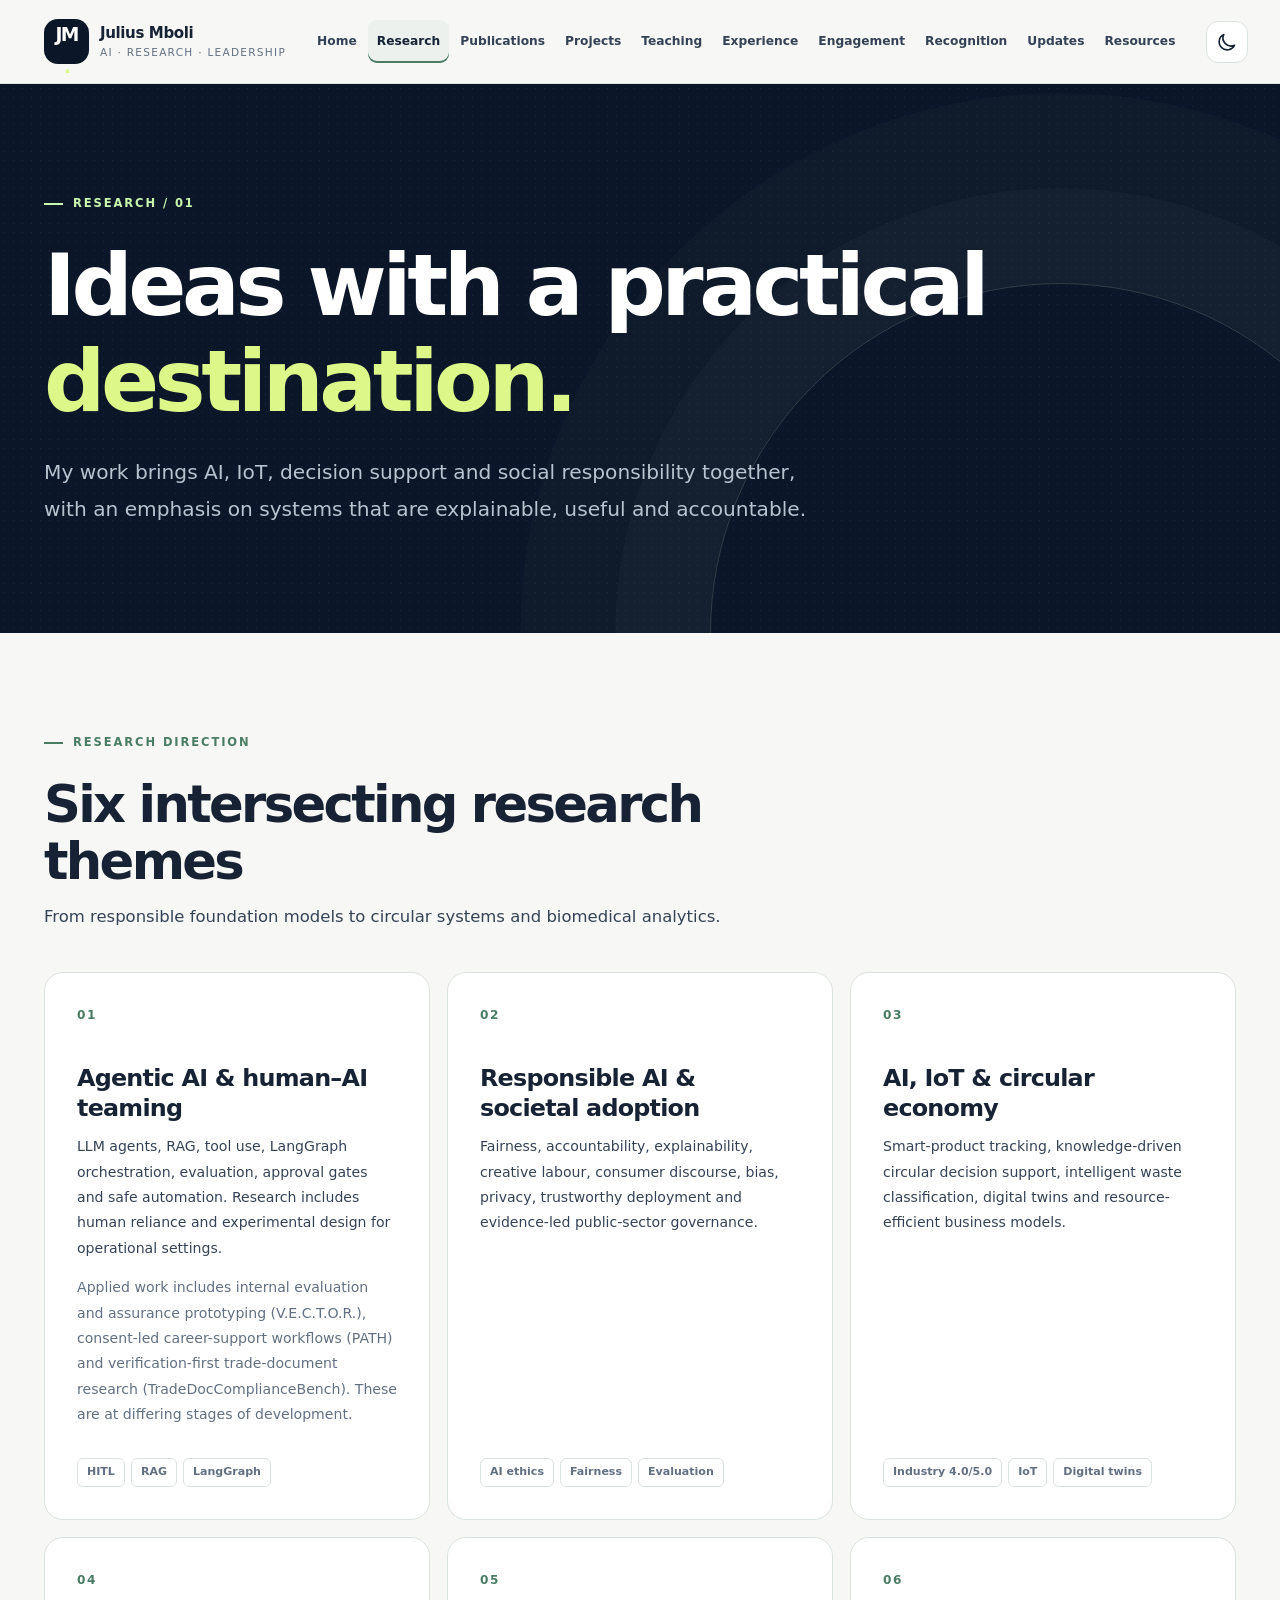
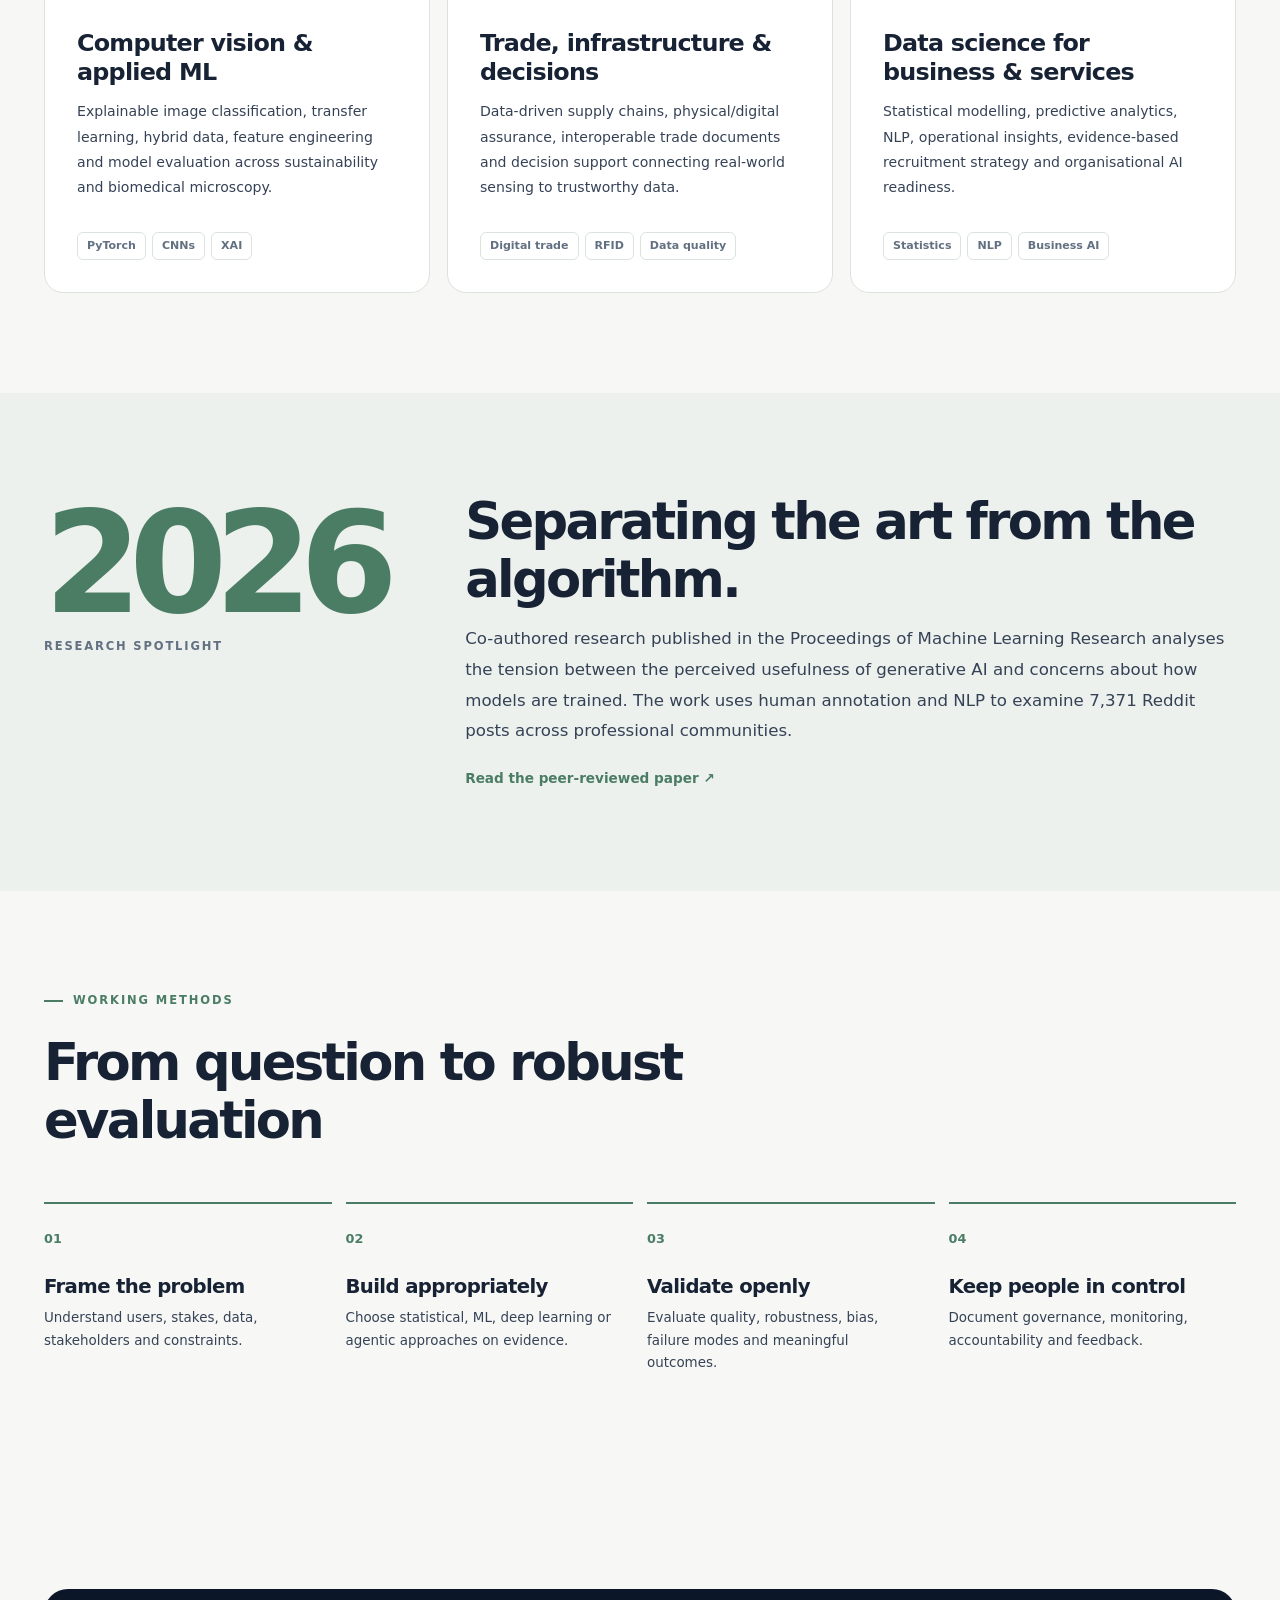
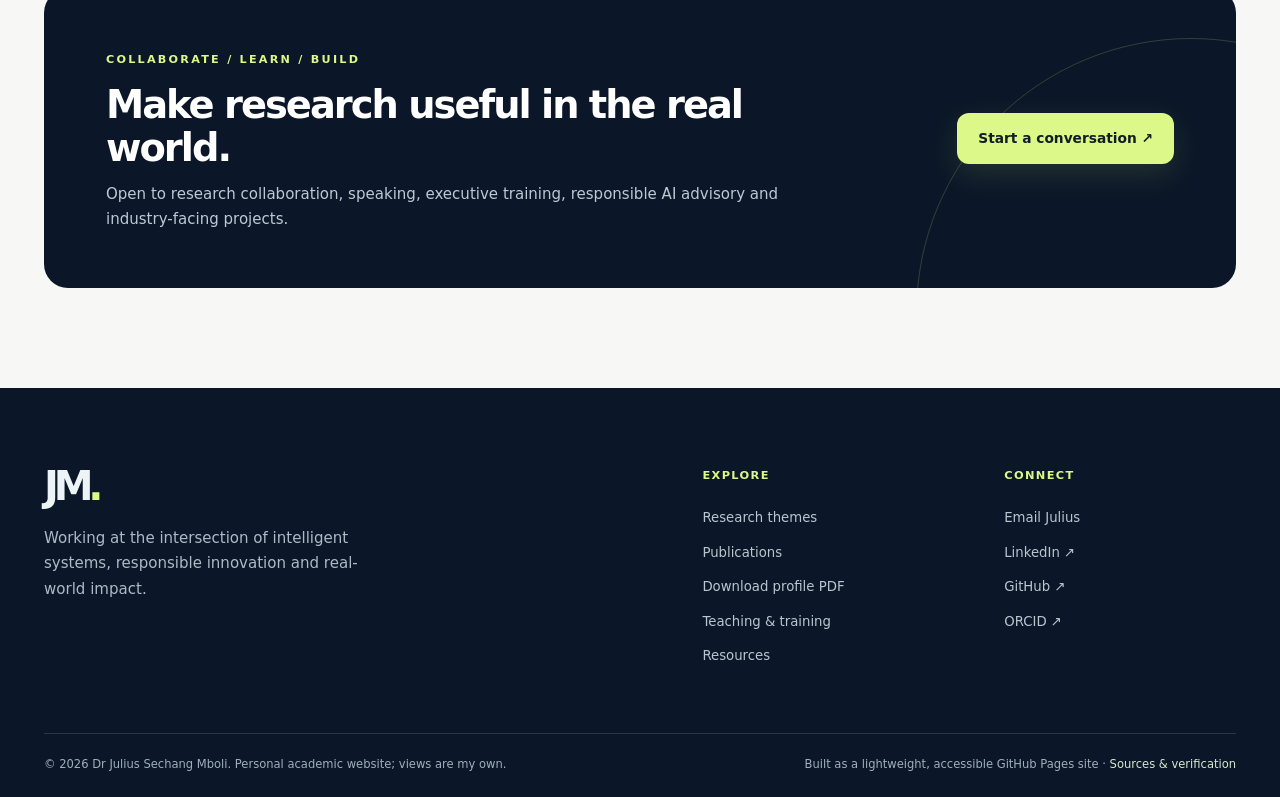
<file: research.html>
<!DOCTYPE html>

<html data-theme="light" lang="en-GB">
<head>
<meta charset="utf-8"/>
<meta content="width=device-width, initial-scale=1" name="viewport"/>
<meta content="#0c1728" name="theme-color"/>
<meta content="Research spanning agentic AI, responsible AI, IoT, circular economy, digital twins, computer vision and business intelligence." name="description"/>
<meta content="Dr Julius Sechang Mboli" name="author"/>
<meta content="strict-origin-when-cross-origin" name="referrer"/>
<meta content="website" property="og:type"/>
<meta content="Dr Julius Sechang Mboli" property="og:site_name"/>
<meta content="Research | Dr Julius Sechang Mboli" property="og:title"/>
<meta content="Research spanning agentic AI, responsible AI, IoT, circular economy, digital twins, computer vision and business intelligence." property="og:description"/>
<meta content="https://jsmboli.github.io/research.html" property="og:url"/>
<meta content="https://jsmboli.github.io/assets/img/julius-mboli.jpg" property="og:image"/>
<meta content="summary" name="twitter:card"/>
<link href="https://jsmboli.github.io/research.html" rel="canonical"/>
<link href="favicon.png" rel="icon" type="image/png"/>
<link href="site.webmanifest" rel="manifest"/>
<link href="assets/css/site.css" rel="stylesheet"/>
<title>Research | Dr Julius Sechang Mboli</title>
<script type="application/ld+json">{"@context": "https://schema.org", "@type": "Person", "name": "Dr Julius Sechang Mboli", "givenName": "Julius Sechang", "familyName": "Mboli", "url": "https://jsmboli.github.io/", "image": "https://jsmboli.github.io/assets/img/julius-mboli.jpg", "jobTitle": "Lecturer in AI and Data Science", "affiliation": {"@type": "CollegeOrUniversity", "name": "University of Hull", "url": "https://www.hull.ac.uk/"}, "sameAs": ["https://orcid.org/0000-0003-1708-3052", "https://scholar.google.com/citations?user=RyLQoU8AAAAJ&hl=en", "https://github.com/JSMboli", "https://www.linkedin.com/in/engr-julius-sechang-mboli/", "https://hull-repository.worktribe.com/person/4529393/julius-mboli"], "knowsAbout": ["Artificial Intelligence", "Agentic AI", "Responsible AI", "Circular Economy", "Internet of Things", "Data Science", "Machine Learning"]}</script>
<script defer="" src="assets/js/site.js"></script>
</head>
<body data-page="research.html">
<a class="skip-link" href="#main">Skip to content</a>
<div class="site-shell">
<header class="site-header" id="top">
<div class="nav-wrap container">
<a aria-label="Julius Mboli, home" class="brand" href="index.html"><span class="brand-glyph">JM<span class="glyph-dot">.</span></span><span class="brand-type"><strong>Julius Mboli</strong><small>AI · Research · Leadership</small></span></a>
<nav aria-label="Primary navigation" class="desktop-nav">
<a href="index.html">Home</a><a aria-current="page" href="research.html">Research</a><a href="publications.html">Publications</a><a href="projects.html">Projects</a><a href="teaching.html">Teaching</a><a href="experience.html">Experience</a><a href="talks.html">Engagement</a><a href="awards.html">Recognition</a><a href="ResearchBlog.html">Updates</a><a href="resources.html">Resources</a>
</nav>
<div class="nav-tools"><button aria-label="Switch to dark mode" class="icon-button" id="theme-toggle" title="Toggle colour theme" type="button"><svg aria-hidden="true" viewbox="0 0 24 24"><path d="M20.2 15.5A8.8 8.8 0 0 1 8.5 3.8a8.8 8.8 0 1 0 11.7 11.7Z"></path></svg></button><button aria-controls="mobile-menu" aria-expanded="false" aria-label="Open navigation" class="menu-button" id="menu-toggle" type="button"><span></span><span></span><span></span></button></div>
</div>
<nav aria-label="Mobile navigation" class="mobile-nav container" hidden="" id="mobile-menu"><a href="index.html">Home <span aria-hidden="true">↗</span></a><a aria-current="page" href="research.html">Research <span aria-hidden="true">↗</span></a><a href="publications.html">Publications <span aria-hidden="true">↗</span></a><a href="projects.html">Projects <span aria-hidden="true">↗</span></a><a href="teaching.html">Teaching <span aria-hidden="true">↗</span></a><a href="experience.html">Experience <span aria-hidden="true">↗</span></a><a href="talks.html">Engagement <span aria-hidden="true">↗</span></a><a href="awards.html">Recognition <span aria-hidden="true">↗</span></a><a href="ResearchBlog.html">Updates <span aria-hidden="true">↗</span></a><a href="resources.html">Resources <span aria-hidden="true">↗</span></a></nav>
</header>
<main id="main"><section class="page-banner grain"><div class="container"><div class="eyebrow"><span class="eyebrow-line"></span>Research / 01</div><h1>Ideas with a practical <em>destination.</em></h1><p class="page-lead">My work brings AI, IoT, decision support and social responsibility together, with an emphasis on systems that are explainable, useful and accountable.</p></div></section><section class="section-pad"><div class="container"><div class="section-heading"><div><div class="eyebrow"><span class="eyebrow-line"></span>Research direction</div><h2>Six intersecting research themes</h2><p>From responsible foundation models to circular systems and biomedical analytics.</p></div></div><div class="topic-grid">
<article class="topic-card" id="agentic"><span class="topic-num">01</span><h3>Agentic AI &amp; human–AI teaming</h3><p>LLM agents, RAG, tool use, LangGraph orchestration, evaluation, approval gates and safe automation. Research includes human reliance and experimental design for operational settings.</p><p class="topic-note">Applied work includes internal evaluation and assurance prototyping (V.E.C.T.O.R.), consent-led career-support workflows (PATH) and verification-first trade-document research (TradeDocComplianceBench). These are at differing stages of development.</p><div class="chip-row"><span>HITL</span><span>RAG</span><span>LangGraph</span></div></article>
<article class="topic-card" id="responsible"><span class="topic-num">02</span><h3>Responsible AI &amp; societal adoption</h3><p>Fairness, accountability, explainability, creative labour, consumer discourse, bias, privacy, trustworthy deployment and evidence-led public-sector governance.</p><div class="chip-row"><span>AI ethics</span><span>Fairness</span><span>Evaluation</span></div></article>
<article class="topic-card" id="circular"><span class="topic-num">03</span><h3>AI, IoT &amp; circular economy</h3><p>Smart-product tracking, knowledge-driven circular decision support, intelligent waste classification, digital twins and resource-efficient business models.</p><div class="chip-row"><span>Industry 4.0/5.0</span><span>IoT</span><span>Digital twins</span></div></article>
<article class="topic-card"><span class="topic-num">04</span><h3>Computer vision &amp; applied ML</h3><p>Explainable image classification, transfer learning, hybrid data, feature engineering and model evaluation across sustainability and biomedical microscopy.</p><div class="chip-row"><span>PyTorch</span><span>CNNs</span><span>XAI</span></div></article>
<article class="topic-card"><span class="topic-num">05</span><h3>Trade, infrastructure &amp; decisions</h3><p>Data-driven supply chains, physical/digital assurance, interoperable trade documents and decision support connecting real-world sensing to trustworthy data.</p><div class="chip-row"><span>Digital trade</span><span>RFID</span><span>Data quality</span></div></article>
<article class="topic-card"><span class="topic-num">06</span><h3>Data science for business &amp; services</h3><p>Statistical modelling, predictive analytics, NLP, operational insights, evidence-based recruitment strategy and organisational AI readiness.</p><div class="chip-row"><span>Statistics</span><span>NLP</span><span>Business AI</span></div></article>
</div></div></section><section class="section-pad section-soft"><div class="container"><div class="split-feature"><div class="split-number">2026 <span>Research spotlight</span></div><div><h2>Separating the art from the algorithm.</h2><p>Co-authored research published in the Proceedings of Machine Learning Research analyses the tension between the perceived usefulness of generative AI and concerns about how models are trained. The work uses human annotation and NLP to examine 7,371 Reddit posts across professional communities.</p><a class="text-link" href="https://proceedings.mlr.press/v348/chimezie26a.html" rel="noopener noreferrer" target="_blank">Read the peer-reviewed paper<span aria-hidden="true"> ↗</span></a></div></div></div></section><section class="section-pad"><div class="container"><div class="section-heading"><div><div class="eyebrow"><span class="eyebrow-line"></span>Working methods</div><h2>From question to robust evaluation</h2></div></div><div class="process-row"><div><span>01</span><h3>Frame the problem</h3><p>Understand users, stakes, data, stakeholders and constraints.</p></div><div><span>02</span><h3>Build appropriately</h3><p>Choose statistical, ML, deep learning or agentic approaches on evidence.</p></div><div><span>03</span><h3>Validate openly</h3><p>Evaluate quality, robustness, bias, failure modes and meaningful outcomes.</p></div><div><span>04</span><h3>Keep people in control</h3><p>Document governance, monitoring, accountability and feedback.</p></div></div></div></section><section class="section-pad"><div class="container"><div class="collab-callout"><div><span class="light-eyebrow">Collaborate / Learn / Build</span><h2>Make research useful in the real world.</h2><p>Open to research collaboration, speaking, executive training, responsible AI advisory and industry-facing projects.</p></div><div><a class="btn btn-lime" href="mailto:J.Mboli@hull.ac.uk?subject=Research%20and%20AI%20collaboration">Start a conversation ↗</a></div></div></div></section></main>
<footer class="footer"><div class="container footer-top"><div><div class="footer-mark">JM<span>.</span></div><p>Working at the intersection of intelligent systems, responsible innovation and real-world impact.</p></div><div><span class="footer-title">Explore</span><a href="research.html">Research themes</a><a href="publications.html">Publications</a><a download="" href="assets/Julius_Sechang_Mboli_Academic_Profile_2026.pdf">Download profile PDF</a><a href="teaching.html">Teaching &amp; training</a><a href="resources.html">Resources</a></div><div><span class="footer-title">Connect</span><a href="mailto:J.Mboli@hull.ac.uk">Email Julius</a><a href="https://www.linkedin.com/in/engr-julius-sechang-mboli/" rel="noopener noreferrer" target="_blank">LinkedIn ↗</a><a href="https://github.com/JSMboli" rel="noopener noreferrer" target="_blank">GitHub ↗</a><a href="https://orcid.org/0000-0003-1708-3052" rel="noopener noreferrer" target="_blank">ORCID ↗</a></div></div><div class="container footer-bottom"><small>© <span id="copyright-year">2026</span> Dr Julius Sechang Mboli. Personal academic website; views are my own.</small><small>Built as a lightweight, accessible GitHub Pages site · <a href="sources.html">Sources &amp; verification</a></small></div></footer>
</div>
<a aria-label="Return to top" class="back-top" href="#top">↑</a>
</body></html>
</file>
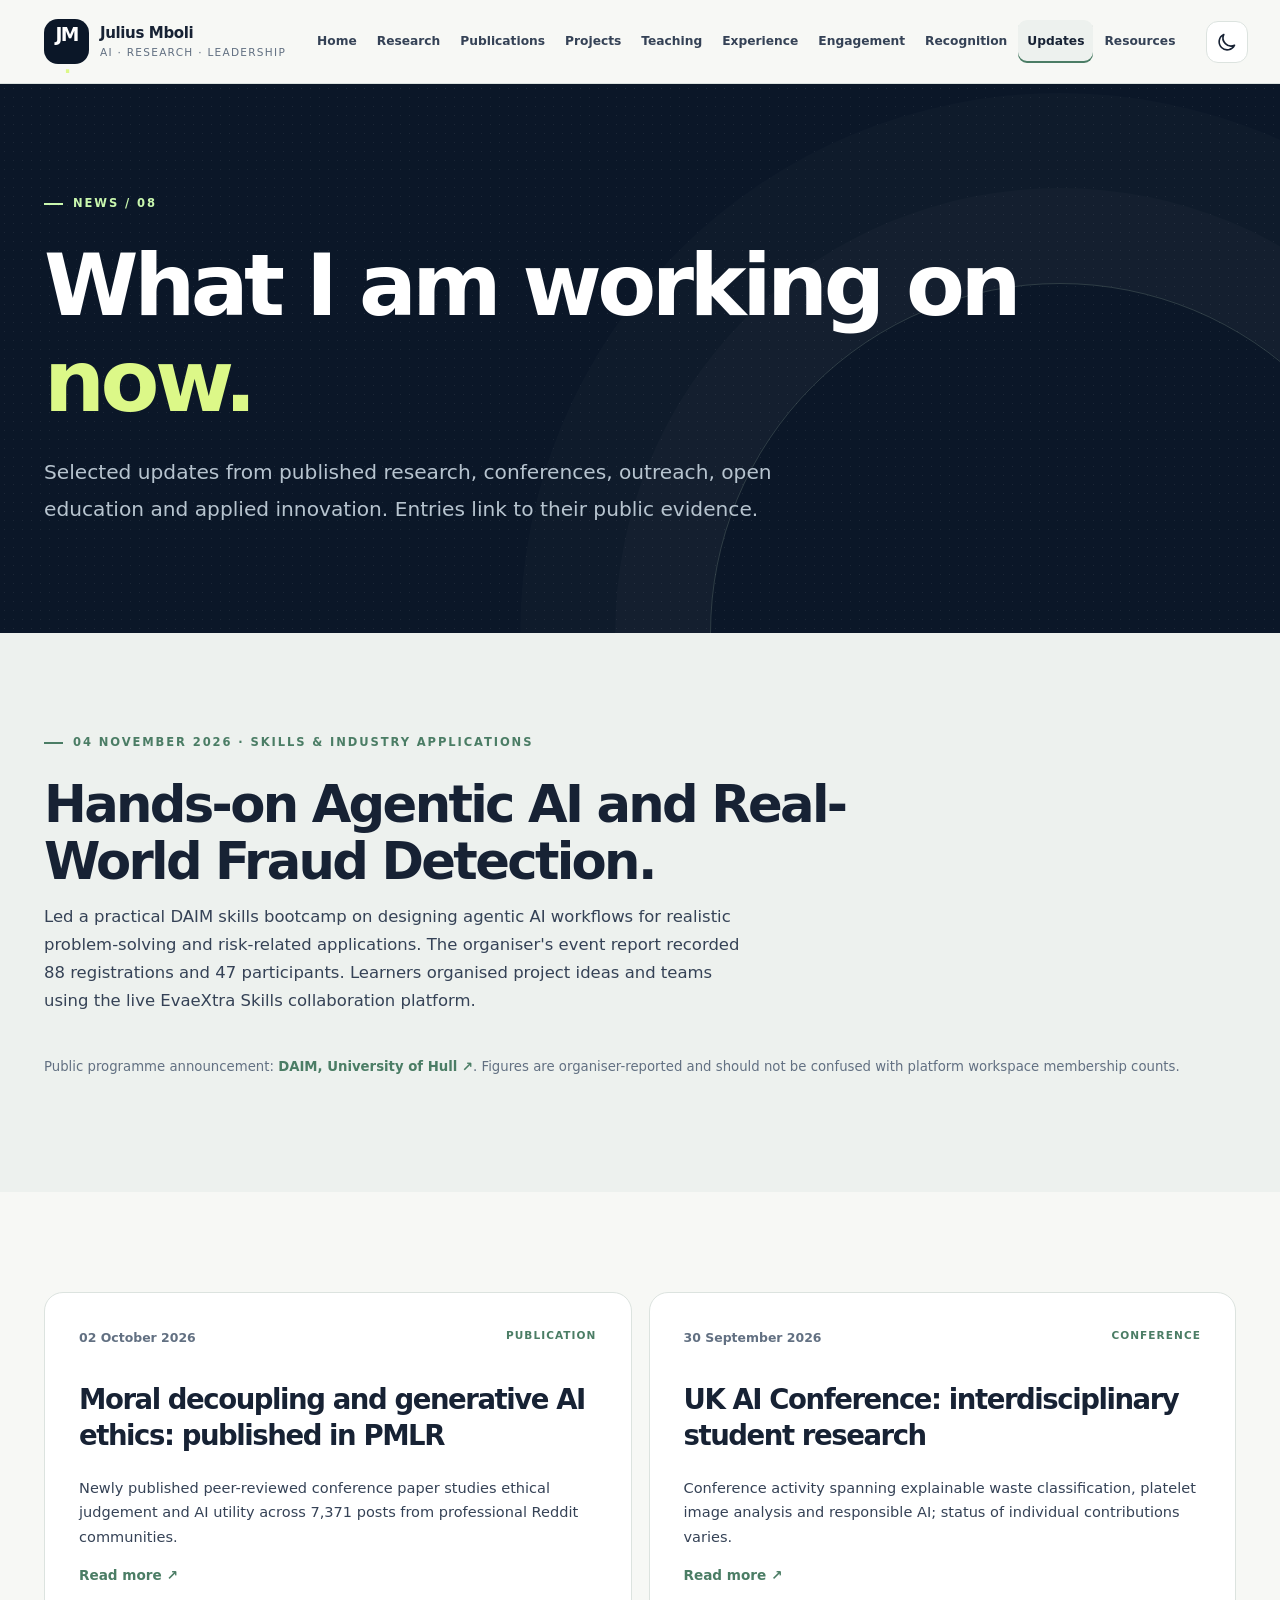
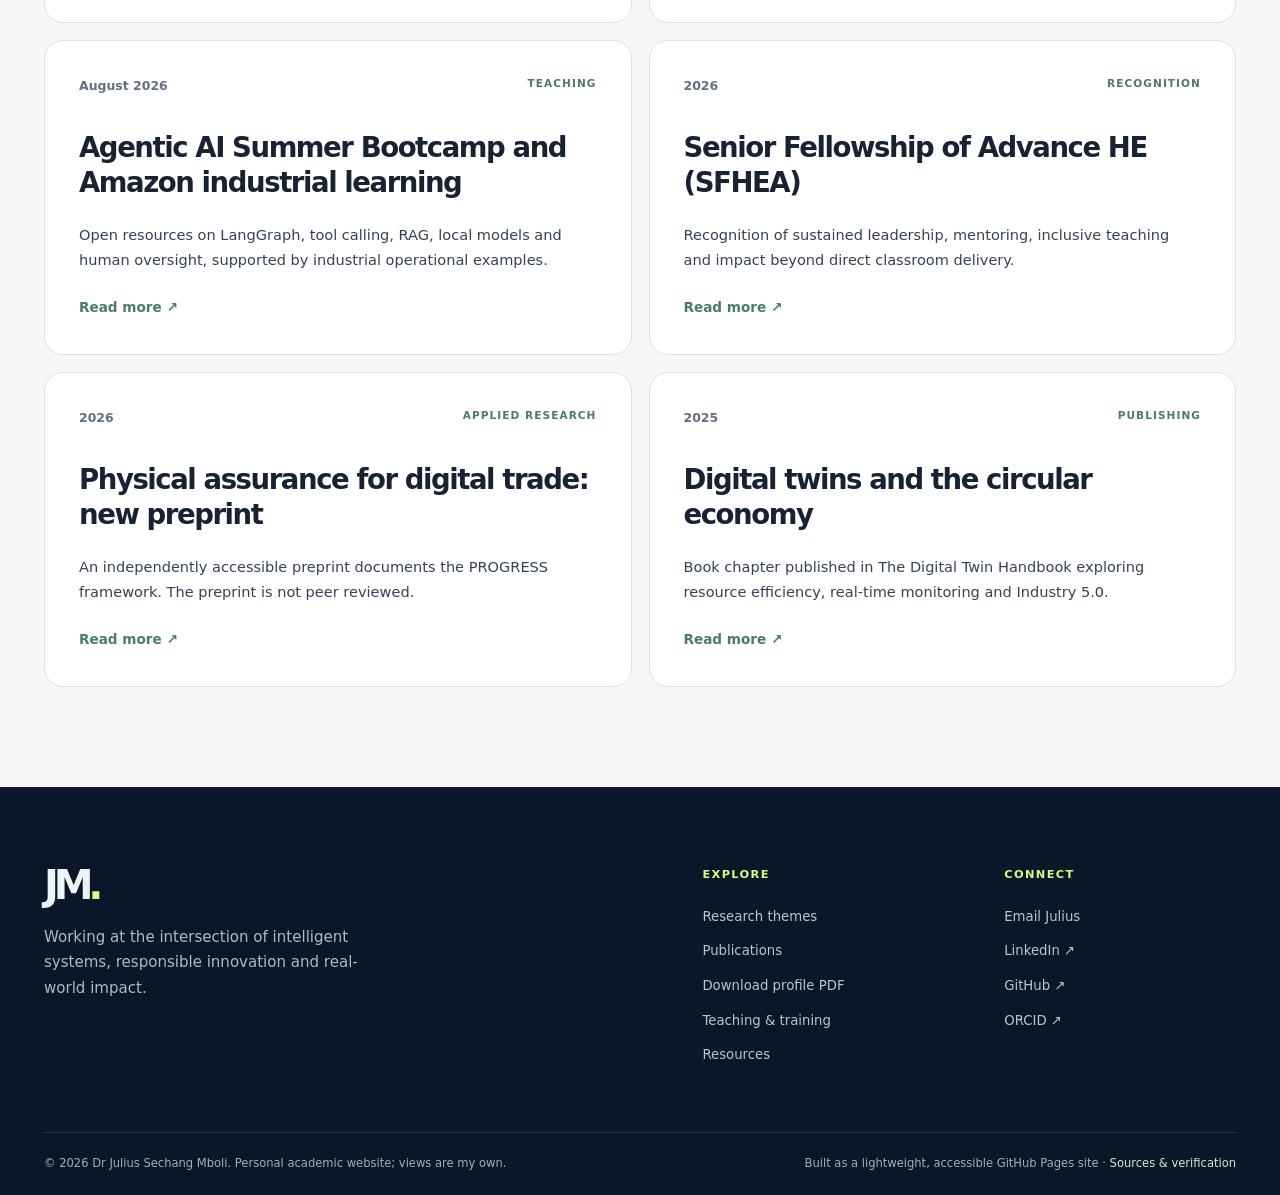
<file: ResearchBlog.html>
<!DOCTYPE html>

<html data-theme="light" lang="en-GB">
<head>
<meta charset="utf-8"/>
<meta content="width=device-width, initial-scale=1" name="viewport"/>
<meta content="#0c1728" name="theme-color"/>
<meta content="Latest research, public engagement and teaching developments of Dr Julius Mboli, including the November 2026 agentic AI and fraud-detection bootcamp." name="description"/>
<meta content="Dr Julius Sechang Mboli" name="author"/>
<meta content="strict-origin-when-cross-origin" name="referrer"/>
<meta content="website" property="og:type"/>
<meta content="Dr Julius Sechang Mboli" property="og:site_name"/>
<meta content="Latest Updates | Dr Julius Sechang Mboli" property="og:title"/>
<meta content="Latest research, public engagement and teaching developments of Dr Julius Mboli, including the November 2026 agentic AI and fraud-detection bootcamp." property="og:description"/>
<meta content="https://jsmboli.github.io/ResearchBlog.html" property="og:url"/>
<meta content="https://jsmboli.github.io/assets/img/julius-mboli.jpg" property="og:image"/>
<meta content="summary" name="twitter:card"/>
<link href="https://jsmboli.github.io/ResearchBlog.html" rel="canonical"/>
<link href="favicon.png" rel="icon" type="image/png"/>
<link href="site.webmanifest" rel="manifest"/>
<link href="assets/css/site.css" rel="stylesheet"/>
<title>Latest Updates | Dr Julius Sechang Mboli</title>
<script type="application/ld+json">{"@context": "https://schema.org", "@type": "Person", "name": "Dr Julius Sechang Mboli", "givenName": "Julius Sechang", "familyName": "Mboli", "url": "https://jsmboli.github.io/", "image": "https://jsmboli.github.io/assets/img/julius-mboli.jpg", "jobTitle": "Lecturer in AI and Data Science", "affiliation": {"@type": "CollegeOrUniversity", "name": "University of Hull", "url": "https://www.hull.ac.uk/"}, "sameAs": ["https://orcid.org/0000-0003-1708-3052", "https://scholar.google.com/citations?user=RyLQoU8AAAAJ&hl=en", "https://github.com/JSMboli", "https://www.linkedin.com/in/engr-julius-sechang-mboli/", "https://hull-repository.worktribe.com/person/4529393/julius-mboli"], "knowsAbout": ["Artificial Intelligence", "Agentic AI", "Responsible AI", "Circular Economy", "Internet of Things", "Data Science", "Machine Learning"]}</script>
<script defer="" src="assets/js/site.js"></script>
</head>
<body data-page="ResearchBlog.html">
<a class="skip-link" href="#main">Skip to content</a>
<div class="site-shell">
<header class="site-header" id="top">
<div class="nav-wrap container">
<a aria-label="Julius Mboli, home" class="brand" href="index.html"><span class="brand-glyph">JM<span class="glyph-dot">.</span></span><span class="brand-type"><strong>Julius Mboli</strong><small>AI · Research · Leadership</small></span></a>
<nav aria-label="Primary navigation" class="desktop-nav">
<a href="index.html">Home</a><a href="research.html">Research</a><a href="publications.html">Publications</a><a href="projects.html">Projects</a><a href="teaching.html">Teaching</a><a href="experience.html">Experience</a><a href="talks.html">Engagement</a><a href="awards.html">Recognition</a><a aria-current="page" href="ResearchBlog.html">Updates</a><a href="resources.html">Resources</a>
</nav>
<div class="nav-tools"><button aria-label="Switch to dark mode" class="icon-button" id="theme-toggle" title="Toggle colour theme" type="button"><svg aria-hidden="true" viewbox="0 0 24 24"><path d="M20.2 15.5A8.8 8.8 0 0 1 8.5 3.8a8.8 8.8 0 1 0 11.7 11.7Z"></path></svg></button><button aria-controls="mobile-menu" aria-expanded="false" aria-label="Open navigation" class="menu-button" id="menu-toggle" type="button"><span></span><span></span><span></span></button></div>
</div>
<nav aria-label="Mobile navigation" class="mobile-nav container" hidden="" id="mobile-menu"><a href="index.html">Home <span aria-hidden="true">↗</span></a><a href="research.html">Research <span aria-hidden="true">↗</span></a><a href="publications.html">Publications <span aria-hidden="true">↗</span></a><a href="projects.html">Projects <span aria-hidden="true">↗</span></a><a href="teaching.html">Teaching <span aria-hidden="true">↗</span></a><a href="experience.html">Experience <span aria-hidden="true">↗</span></a><a href="talks.html">Engagement <span aria-hidden="true">↗</span></a><a href="awards.html">Recognition <span aria-hidden="true">↗</span></a><a aria-current="page" href="ResearchBlog.html">Updates <span aria-hidden="true">↗</span></a><a href="resources.html">Resources <span aria-hidden="true">↗</span></a></nav>
</header>
<main id="main"><section class="page-banner grain"><div class="container"><div class="eyebrow"><span class="eyebrow-line"></span>News / 08</div><h1>What I am working on <em>now.</em></h1><p class="page-lead">Selected updates from published research, conferences, outreach, open education and applied innovation. Entries link to their public evidence.</p></div></section><section class="section-pad section-soft" id="fraud-bootcamp"><div class="container"><div class="section-heading"><div><div class="eyebrow"><span class="eyebrow-line"></span>04 November 2026 · Skills &amp; industry applications</div><h2>Hands-on Agentic AI and Real-World Fraud Detection.</h2><p>Led a practical DAIM skills bootcamp on designing agentic AI workflows for realistic problem-solving and risk-related applications. The organiser's event report recorded 88 registrations and 47 participants. Learners organised project ideas and teams using the live EvaeXtra Skills collaboration platform.</p></div></div><p class="news-addition-note">Public programme announcement: <a href="https://uk.linkedin.com/company/daim-data-science-and-artificial-intelligence-university-of-hull" rel="noopener noreferrer" target="_blank">DAIM, University of Hull ↗</a>. Figures are organiser-reported and should not be confused with platform workspace membership counts.</p></div></section><section class="section-pad"><div class="container"><div class="update-grid"><article class="update-card"><div><span class="update-date">02 October 2026</span><span class="update-type">Publication</span></div><h2>Moral decoupling and generative AI ethics: published in PMLR</h2><p>Newly published peer-reviewed conference paper studies ethical judgement and AI utility across 7,371 posts from professional Reddit communities.</p><a class="text-link" href="https://proceedings.mlr.press/v348/chimezie26a.html" rel="noopener noreferrer" target="_blank">Read more<span aria-hidden="true"> ↗</span></a></article><article class="update-card"><div><span class="update-date">30 September 2026</span><span class="update-type">Conference</span></div><h2>UK AI Conference: interdisciplinary student research</h2><p>Conference activity spanning explainable waste classification, platelet image analysis and responsible AI; status of individual contributions varies.</p><a class="text-link" href="https://uk.linkedin.com/company/daim-data-science-and-artificial-intelligence-university-of-hull" rel="noopener noreferrer" target="_blank">Read more<span aria-hidden="true"> ↗</span></a></article><article class="update-card"><div><span class="update-date">August 2026</span><span class="update-type">Teaching</span></div><h2>Agentic AI Summer Bootcamp and Amazon industrial learning</h2><p>Open resources on LangGraph, tool calling, RAG, local models and human oversight, supported by industrial operational examples.</p><a class="text-link" href="https://jsmboli.github.io/agentic-ai-bootcamp/" rel="noopener noreferrer" target="_blank">Read more<span aria-hidden="true"> ↗</span></a></article><article class="update-card"><div><span class="update-date">2026</span><span class="update-type">Recognition</span></div><h2>Senior Fellowship of Advance HE (SFHEA)</h2><p>Recognition of sustained leadership, mentoring, inclusive teaching and impact beyond direct classroom delivery.</p><a class="text-link" href="https://hull-repository.worktribe.com/person/4529393/julius-mboli" rel="noopener noreferrer" target="_blank">Read more<span aria-hidden="true"> ↗</span></a></article><article class="update-card"><div><span class="update-date">2026</span><span class="update-type">Applied research</span></div><h2>Physical assurance for digital trade: new preprint</h2><p>An independently accessible preprint documents the PROGRESS framework. The preprint is not peer reviewed.</p><a class="text-link" href="https://www.preprints.org/manuscript/202606.2054" rel="noopener noreferrer" target="_blank">Read more<span aria-hidden="true"> ↗</span></a></article><article class="update-card"><div><span class="update-date">2025</span><span class="update-type">Publishing</span></div><h2>Digital twins and the circular economy</h2><p>Book chapter published in The Digital Twin Handbook exploring resource efficiency, real-time monitoring and Industry 5.0.</p><a class="text-link" href="https://doi.org/10.1049/PBPC071E_ch9" rel="noopener noreferrer" target="_blank">Read more<span aria-hidden="true"> ↗</span></a></article></div></div></section></main>
<footer class="footer"><div class="container footer-top"><div><div class="footer-mark">JM<span>.</span></div><p>Working at the intersection of intelligent systems, responsible innovation and real-world impact.</p></div><div><span class="footer-title">Explore</span><a href="research.html">Research themes</a><a href="publications.html">Publications</a><a download="" href="assets/Julius_Sechang_Mboli_Academic_Profile_2026.pdf">Download profile PDF</a><a href="teaching.html">Teaching &amp; training</a><a href="resources.html">Resources</a></div><div><span class="footer-title">Connect</span><a href="mailto:J.Mboli@hull.ac.uk">Email Julius</a><a href="https://www.linkedin.com/in/engr-julius-sechang-mboli/" rel="noopener noreferrer" target="_blank">LinkedIn ↗</a><a href="https://github.com/JSMboli" rel="noopener noreferrer" target="_blank">GitHub ↗</a><a href="https://orcid.org/0000-0003-1708-3052" rel="noopener noreferrer" target="_blank">ORCID ↗</a></div></div><div class="container footer-bottom"><small>© <span id="copyright-year">2026</span> Dr Julius Sechang Mboli. Personal academic website; views are my own.</small><small>Built as a lightweight, accessible GitHub Pages site · <a href="sources.html">Sources &amp; verification</a></small></div></footer>
</div>
<a aria-label="Return to top" class="back-top" href="#top">↑</a>
</body></html>
</file>
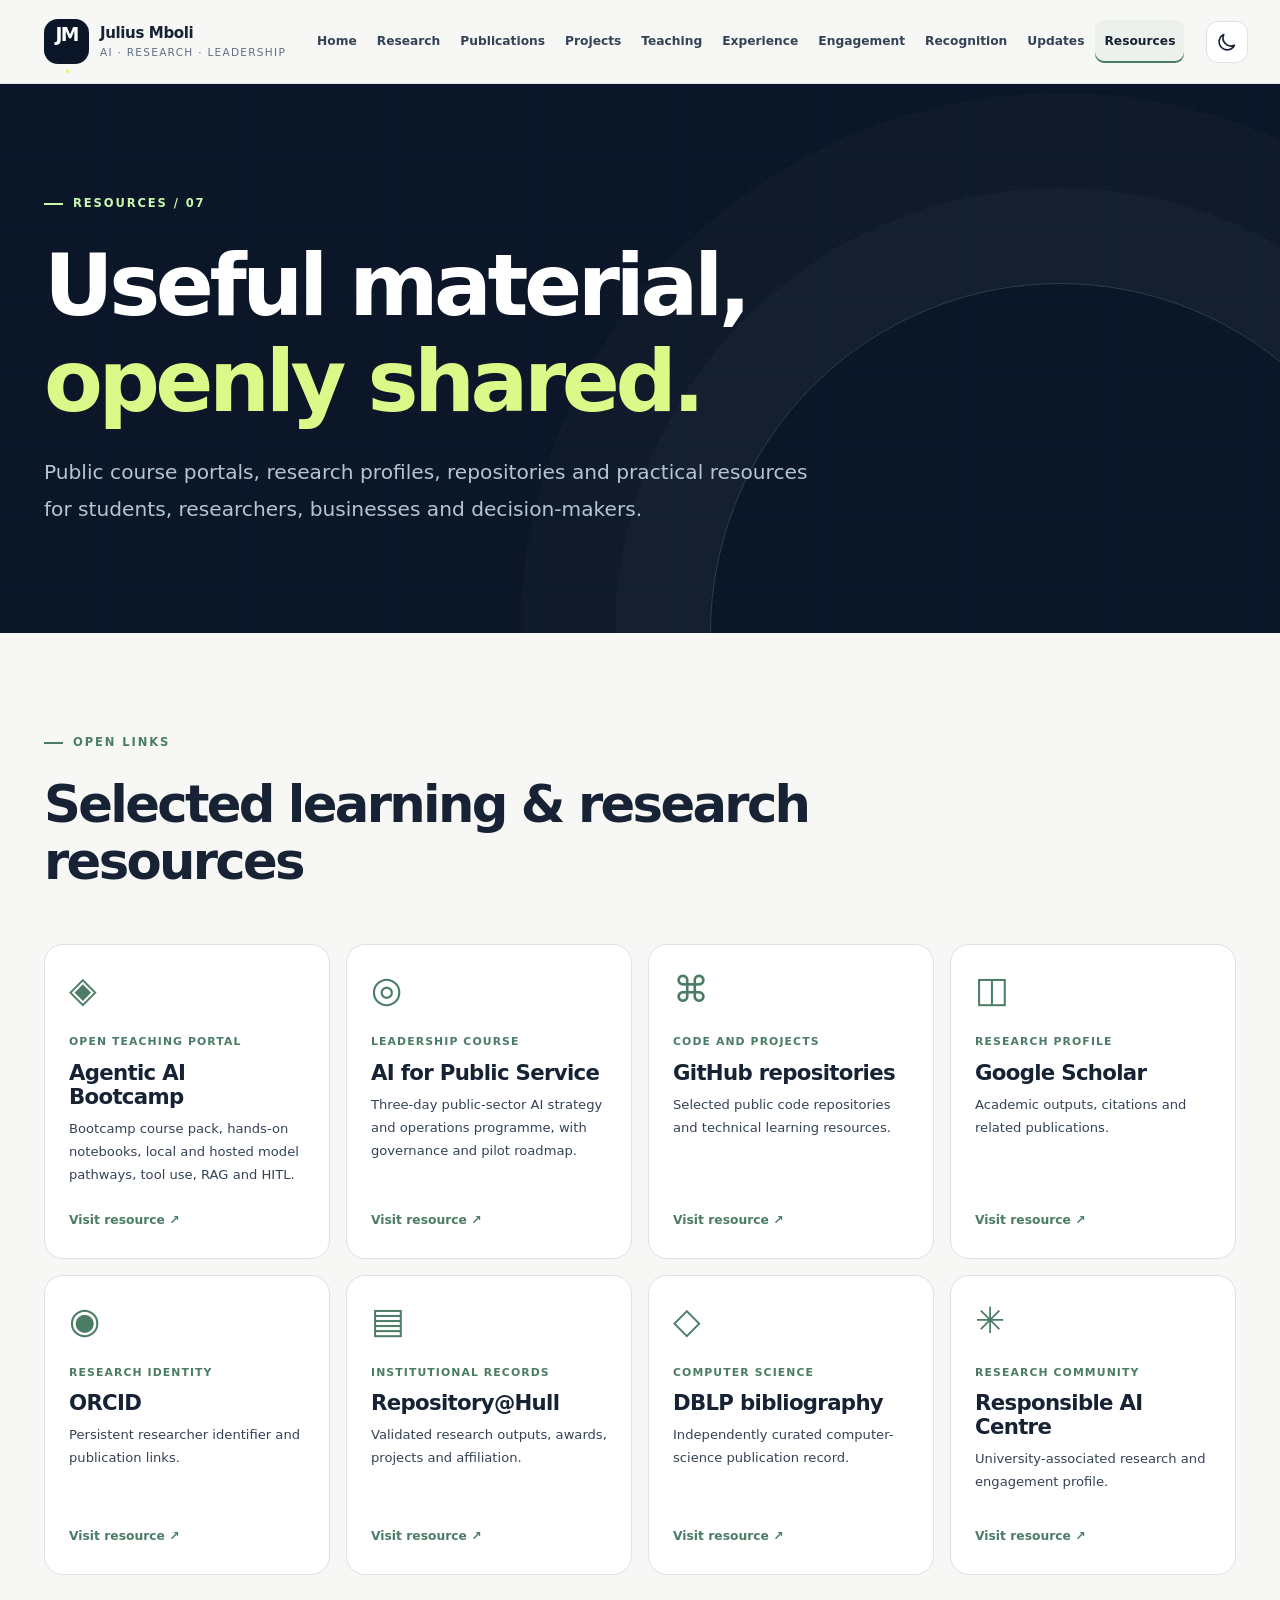
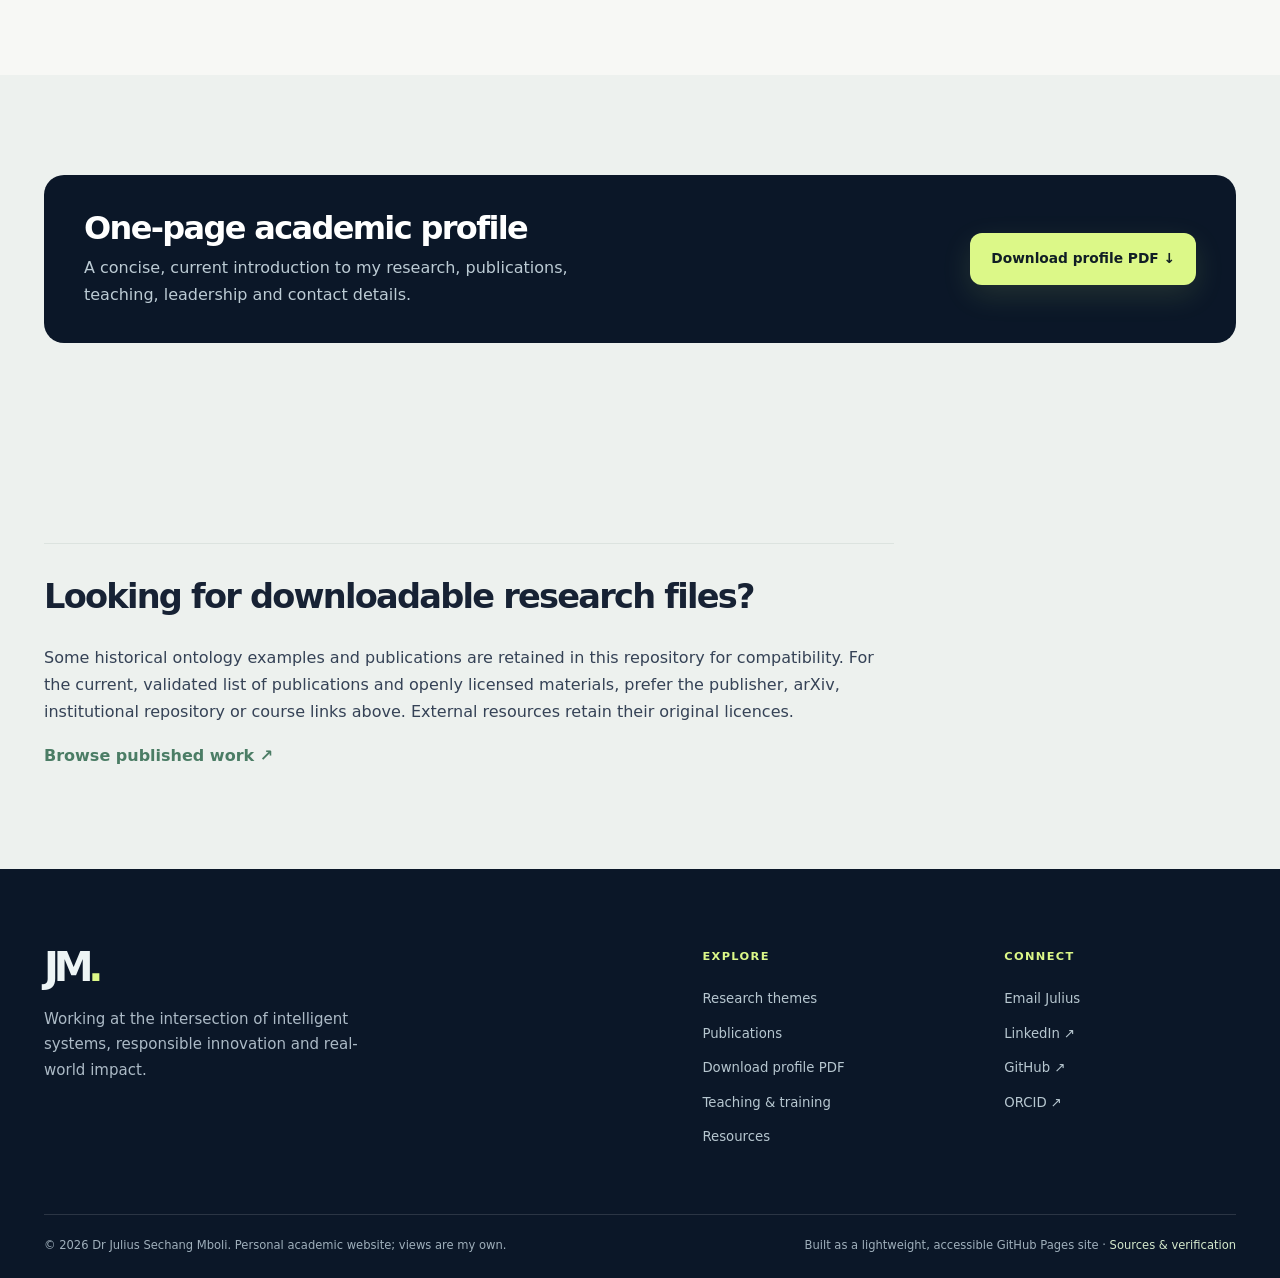
<file: resources.html>
<!doctype html>
<html lang="en-GB" data-theme="light">
<head>
<meta charset="utf-8">
<meta name="viewport" content="width=device-width, initial-scale=1">
<meta name="theme-color" content="#0c1728">
<meta name="description" content="Public course portals, GitHub repositories, open Agentic AI teaching materials, academic profiles and programme links.">
<meta name="author" content="Dr Julius Sechang Mboli">
<meta name="referrer" content="strict-origin-when-cross-origin">
<meta property="og:type" content="website">
<meta property="og:site_name" content="Dr Julius Sechang Mboli">
<meta property="og:title" content="Resources &amp; Courses | Dr Julius Sechang Mboli">
<meta property="og:description" content="Public course portals, GitHub repositories, open Agentic AI teaching materials, academic profiles and programme links.">
<meta property="og:url" content="https://jsmboli.github.io/resources.html">
<meta property="og:image" content="https://jsmboli.github.io/assets/img/julius-mboli.jpg">
<meta name="twitter:card" content="summary">
<link rel="canonical" href="https://jsmboli.github.io/resources.html">
<link rel="icon" type="image/png" href="favicon.png">
<link rel="manifest" href="site.webmanifest">
<link rel="stylesheet" href="assets/css/site.css">
<title>Resources &amp; Courses | Dr Julius Sechang Mboli</title>
<script type="application/ld+json">{"@context": "https://schema.org", "@type": "Person", "name": "Dr Julius Sechang Mboli", "givenName": "Julius Sechang", "familyName": "Mboli", "url": "https://jsmboli.github.io/", "image": "https://jsmboli.github.io/assets/img/julius-mboli.jpg", "jobTitle": "Lecturer in AI and Data Science", "affiliation": {"@type": "CollegeOrUniversity", "name": "University of Hull", "url": "https://www.hull.ac.uk/"}, "sameAs": ["https://orcid.org/0000-0003-1708-3052", "https://scholar.google.com/citations?user=RyLQoU8AAAAJ&hl=en", "https://github.com/JSMboli", "https://www.linkedin.com/in/engr-julius-sechang-mboli/", "https://hull-repository.worktribe.com/person/4529393/julius-mboli"], "knowsAbout": ["Artificial Intelligence", "Agentic AI", "Responsible AI", "Circular Economy", "Internet of Things", "Data Science", "Machine Learning"]}</script>
<script defer src="assets/js/site.js"></script>
</head>
<body data-page="resources.html">
<a class="skip-link" href="#main">Skip to content</a>
<div class="site-shell">
<header class="site-header" id="top">
 <div class="nav-wrap container">
  <a href="index.html" class="brand" aria-label="Julius Mboli, home"><span class="brand-glyph">JM<span class="glyph-dot">.</span></span><span class="brand-type"><strong>Julius Mboli</strong><small>AI · Research · Leadership</small></span></a>
  <nav class="desktop-nav" aria-label="Primary navigation">
   <a href="index.html" >Home</a><a href="research.html" >Research</a><a href="publications.html" >Publications</a><a href="projects.html" >Projects</a><a href="teaching.html" >Teaching</a><a href="experience.html">Experience</a><a href="talks.html" >Engagement</a><a href="awards.html" >Recognition</a><a href="ResearchBlog.html" >Updates</a><a href="resources.html" aria-current="page">Resources</a>
  </nav>
  <div class="nav-tools"><button type="button" id="theme-toggle" class="icon-button" aria-label="Switch to dark mode" title="Toggle colour theme"><svg viewBox="0 0 24 24" aria-hidden="true"><path d="M20.2 15.5A8.8 8.8 0 0 1 8.5 3.8a8.8 8.8 0 1 0 11.7 11.7Z"/></svg></button><button type="button" id="menu-toggle" class="menu-button" aria-controls="mobile-menu" aria-expanded="false" aria-label="Open navigation"><span></span><span></span><span></span></button></div>
 </div>
 <nav class="mobile-nav container" id="mobile-menu" aria-label="Mobile navigation" hidden><a href="index.html" >Home <span aria-hidden="true">↗</span></a><a href="research.html" >Research <span aria-hidden="true">↗</span></a><a href="publications.html" >Publications <span aria-hidden="true">↗</span></a><a href="projects.html" >Projects <span aria-hidden="true">↗</span></a><a href="teaching.html" >Teaching <span aria-hidden="true">↗</span></a><a href="experience.html">Experience <span aria-hidden="true">↗</span></a><a href="talks.html" >Engagement <span aria-hidden="true">↗</span></a><a href="awards.html" >Recognition <span aria-hidden="true">↗</span></a><a href="ResearchBlog.html" >Updates <span aria-hidden="true">↗</span></a><a href="resources.html" aria-current="page">Resources <span aria-hidden="true">↗</span></a></nav>
</header>
<main id="main"><section class="page-banner grain"><div class="container"><div class="eyebrow"><span class="eyebrow-line"></span>Resources / 07</div><h1>Useful material, <em>openly shared.</em></h1><p class="page-lead">Public course portals, research profiles, repositories and practical resources for students, researchers, businesses and decision-makers.</p></div></section><section class="section-pad" ><div class="container"><div class="section-heading"><div><div class="eyebrow"><span class="eyebrow-line"></span>Open links</div><h2>Selected learning & research resources</h2></div></div><div class="resource-grid"><a class="resource-card" href="https://jsmboli.github.io/agentic-ai-bootcamp/" target="_blank" rel="noopener noreferrer"><div class="resource-icon">◈</div><span class="resource-type">Open teaching portal</span><h3>Agentic AI Bootcamp</h3><p>Bootcamp course pack, hands-on notebooks, local and hosted model pathways, tool use, RAG and HITL.</p><span class="resource-visit">Visit resource ↗</span></a><a class="resource-card" href="https://jsmboli.github.io/ai-for-public-service/" target="_blank" rel="noopener noreferrer"><div class="resource-icon">◎</div><span class="resource-type">Leadership course</span><h3>AI for Public Service</h3><p>Three-day public-sector AI strategy and operations programme, with governance and pilot roadmap.</p><span class="resource-visit">Visit resource ↗</span></a><a class="resource-card" href="https://github.com/JSMboli" target="_blank" rel="noopener noreferrer"><div class="resource-icon">⌘</div><span class="resource-type">Code and projects</span><h3>GitHub repositories</h3><p>Selected public code repositories and technical learning resources.</p><span class="resource-visit">Visit resource ↗</span></a><a class="resource-card" href="https://scholar.google.com/citations?user=RyLQoU8AAAAJ&amp;hl=en" target="_blank" rel="noopener noreferrer"><div class="resource-icon">◫</div><span class="resource-type">Research profile</span><h3>Google Scholar</h3><p>Academic outputs, citations and related publications.</p><span class="resource-visit">Visit resource ↗</span></a><a class="resource-card" href="https://orcid.org/0000-0003-1708-3052" target="_blank" rel="noopener noreferrer"><div class="resource-icon">◉</div><span class="resource-type">Research identity</span><h3>ORCID</h3><p>Persistent researcher identifier and publication links.</p><span class="resource-visit">Visit resource ↗</span></a><a class="resource-card" href="https://hull-repository.worktribe.com/person/4529393/julius-mboli" target="_blank" rel="noopener noreferrer"><div class="resource-icon">▤</div><span class="resource-type">Institutional records</span><h3>Repository@Hull</h3><p>Validated research outputs, awards, projects and affiliation.</p><span class="resource-visit">Visit resource ↗</span></a><a class="resource-card" href="https://dblp.org/pid/186/7774.html" target="_blank" rel="noopener noreferrer"><div class="resource-icon">◇</div><span class="resource-type">Computer science</span><h3>DBLP bibliography</h3><p>Independently curated computer-science publication record.</p><span class="resource-visit">Visit resource ↗</span></a><a class="resource-card" href="https://www.responsibleaihull.com/dr-julius-mboli" target="_blank" rel="noopener noreferrer"><div class="resource-icon">✳</div><span class="resource-type">Research community</span><h3>Responsible AI Centre</h3><p>University-associated research and engagement profile.</p><span class="resource-visit">Visit resource ↗</span></a></div></div></section><section class="section-pad section-soft" ><div class="container"><div class="profile-download"><div><h2>One-page academic profile</h2><p>A concise, current introduction to my research, publications, teaching, leadership and contact details.</p></div><a class="btn btn-lime" href="assets/Julius_Sechang_Mboli_Academic_Profile_2026.pdf" download>Download profile PDF ↓</a></div></div></section><section class="section-pad section-soft" ><div class="container"><div class="resource-note"><h2>Looking for downloadable research files?</h2><p>Some historical ontology examples and publications are retained in this repository for compatibility. For the current, validated list of publications and openly licensed materials, prefer the publisher, arXiv, institutional repository or course links above. External resources retain their original licences.</p><a href="publications.html">Browse published work ↗</a></div></div></section></main>
<footer class="footer"><div class="container footer-top"><div><div class="footer-mark">JM<span>.</span></div><p>Working at the intersection of intelligent systems, responsible innovation and real-world impact.</p></div><div><span class="footer-title">Explore</span><a href="research.html">Research themes</a><a href="publications.html">Publications</a><a href="assets/Julius_Sechang_Mboli_Academic_Profile_2026.pdf" download>Download profile PDF</a><a href="teaching.html">Teaching & training</a><a href="resources.html">Resources</a></div><div><span class="footer-title">Connect</span><a href="mailto:J.Mboli@hull.ac.uk">Email Julius</a><a href="https://www.linkedin.com/in/engr-julius-sechang-mboli/" target="_blank" rel="noopener noreferrer">LinkedIn ↗</a><a href="https://github.com/JSMboli" target="_blank" rel="noopener noreferrer">GitHub ↗</a><a href="https://orcid.org/0000-0003-1708-3052" target="_blank" rel="noopener noreferrer">ORCID ↗</a></div></div><div class="container footer-bottom"><small>© <span id="copyright-year">2026</span> Dr Julius Sechang Mboli. Personal academic website; views are my own.</small><small>Built as a lightweight, accessible GitHub Pages site · <a href="sources.html">Sources & verification</a></small></div></footer>
</div>
<a class="back-top" href="#top" aria-label="Return to top">↑</a>
</body></html>
</file>
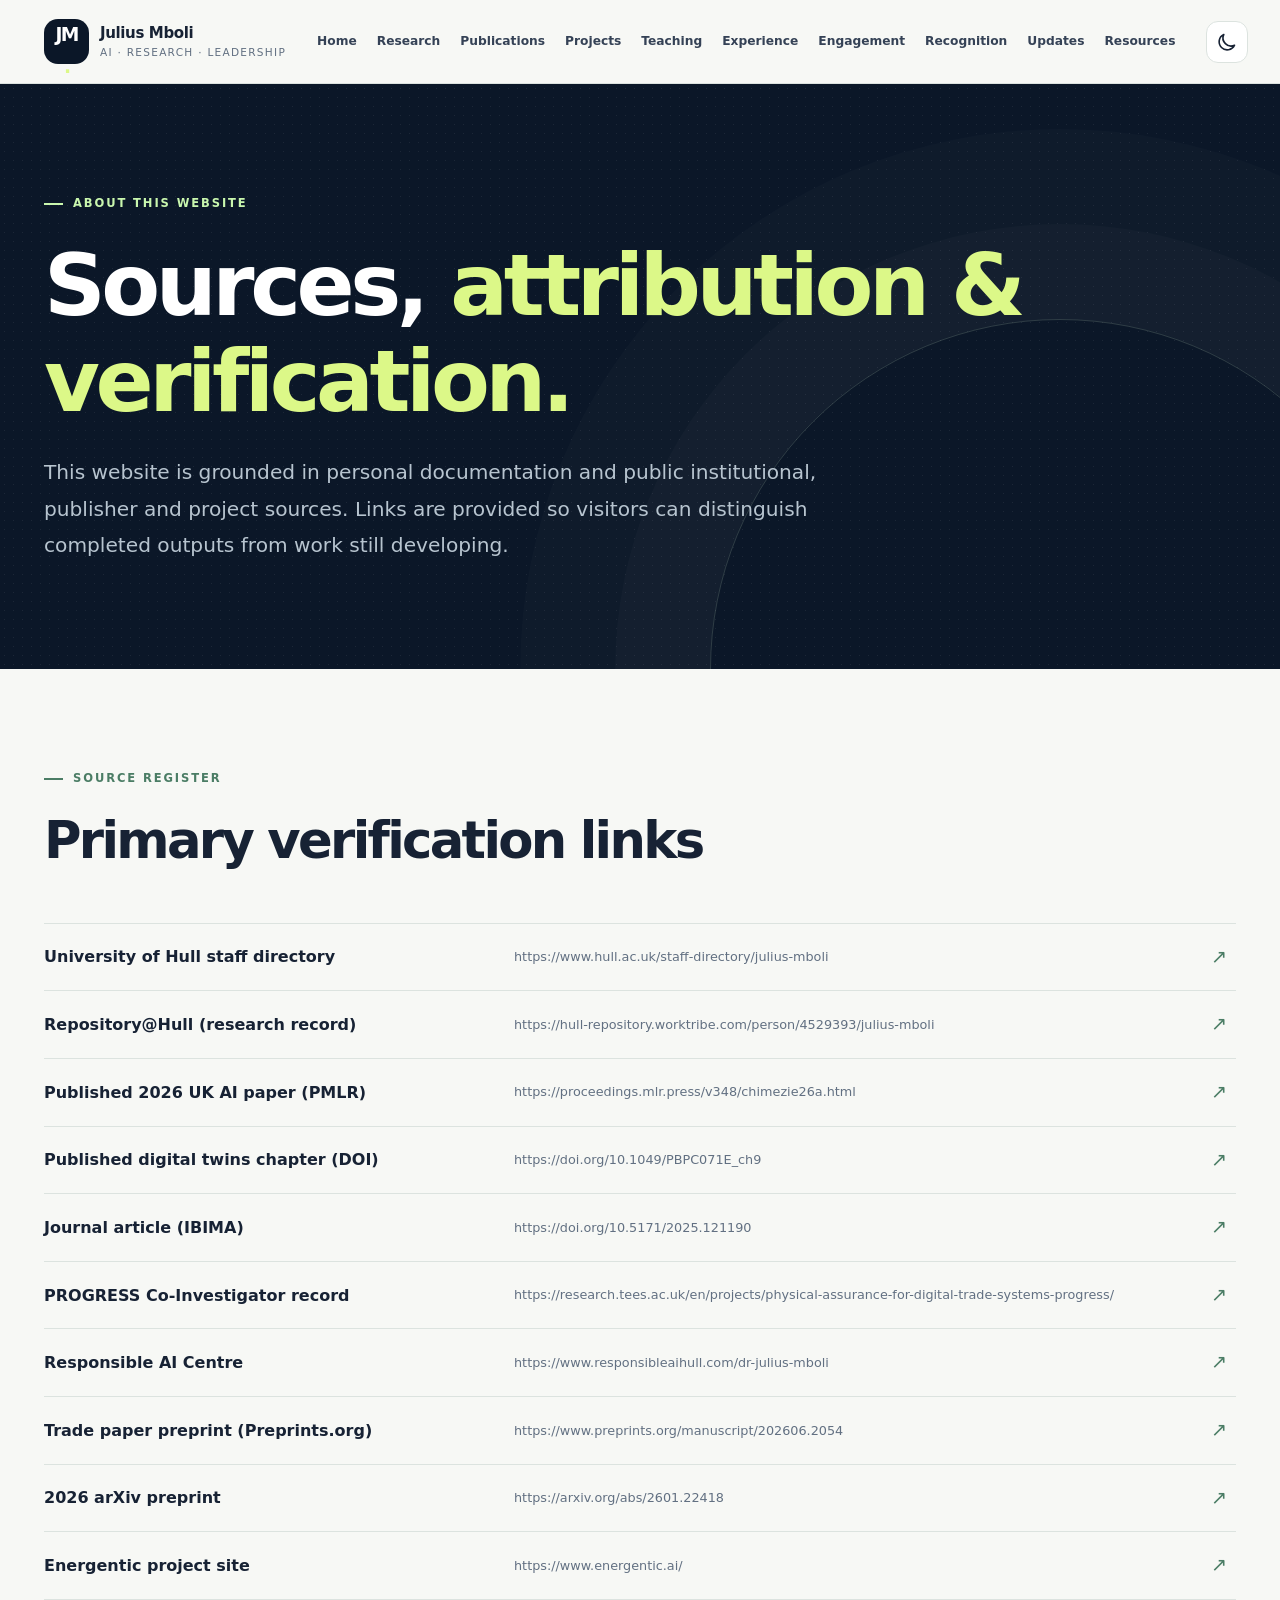
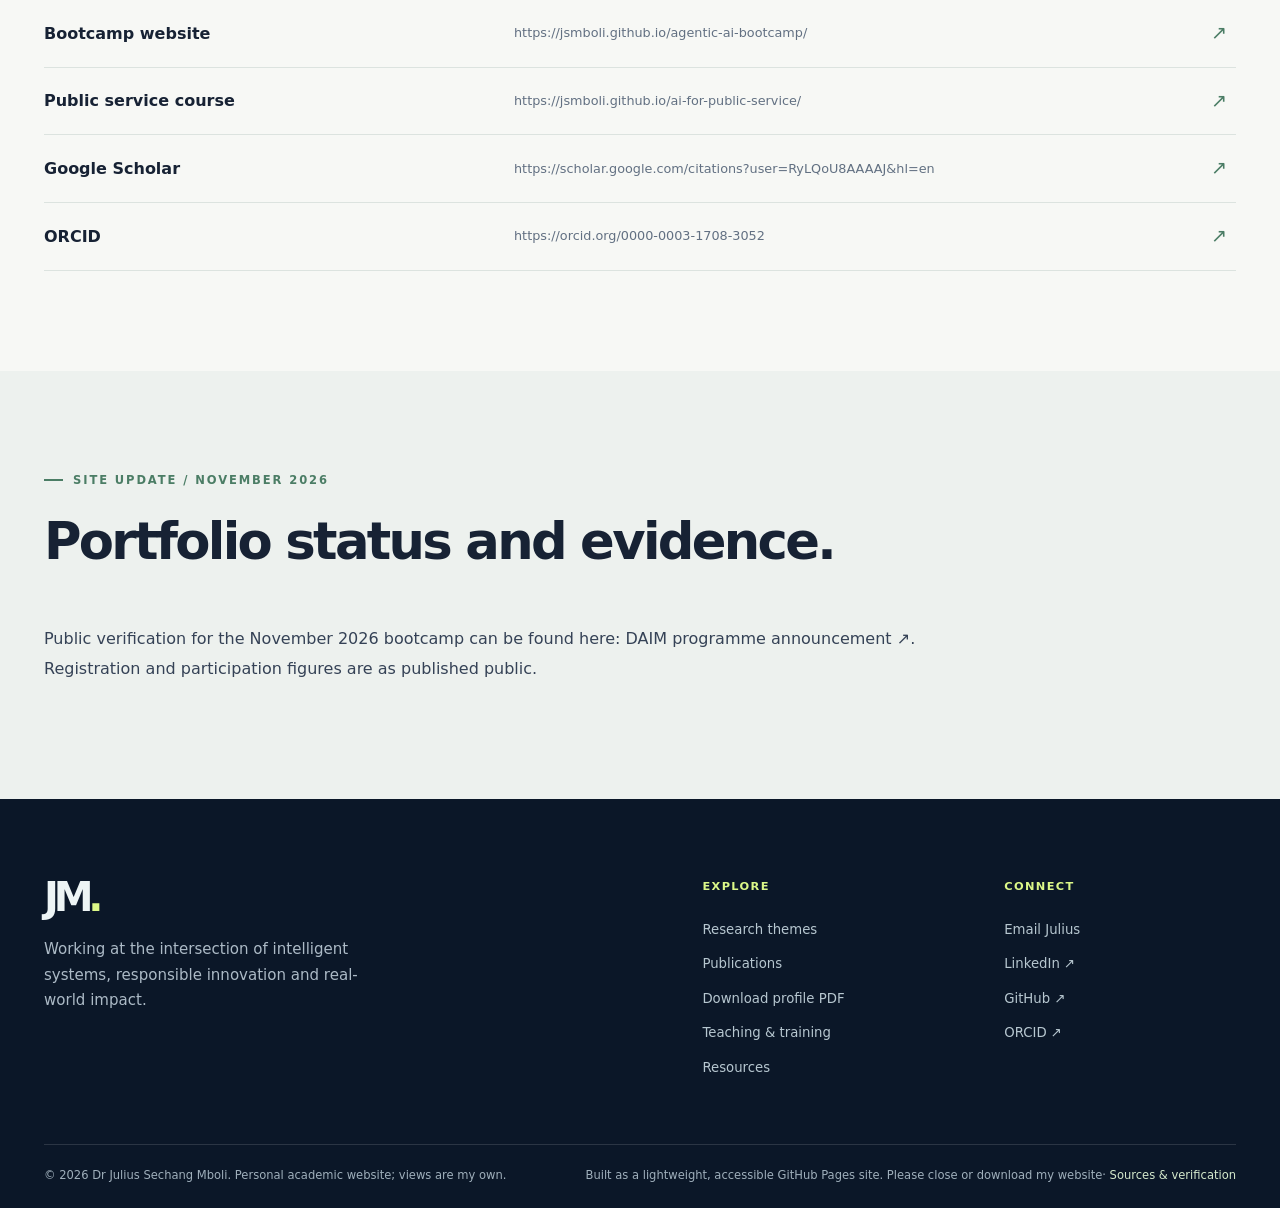
<file: sources.html>
<!DOCTYPE html>

<html data-theme="light" lang="en-GB">

<head>
    <meta charset="utf-8" />
    <meta content="width=device-width, initial-scale=1" name="viewport" />
    <meta content="#0c1728" name="theme-color" />
    <meta
        content="Source and verification register for publications, professional profile, academic activity and research."
        name="description" />
    <meta content="Dr Julius Sechang Mboli" name="author" />
    <meta content="strict-origin-when-cross-origin" name="referrer" />
    <meta content="website" property="og:type" />
    <meta content="Dr Julius Sechang Mboli" property="og:site_name" />
    <meta content="Sources &amp; Verification | Dr Julius Sechang Mboli" property="og:title" />
    <meta
        content="Source and verification register for publications, professional profile, academic activity and research."
        property="og:description" />
    <meta content="https://jsmboli.github.io/sources.html" property="og:url" />
    <meta content="https://jsmboli.github.io/assets/img/julius-mboli.jpg" property="og:image" />
    <meta content="summary" name="twitter:card" />
    <link href="https://jsmboli.github.io/sources.html" rel="canonical" />
    <link href="favicon.png" rel="icon" type="image/png" />
    <link href="site.webmanifest" rel="manifest" />
    <link href="assets/css/site.css" rel="stylesheet" />
    <title>Sources &amp; Verification | Dr Julius Sechang Mboli</title>
    <script
        type="application/ld+json">{"@context": "https://schema.org", "@type": "Person", "name": "Dr Julius Sechang Mboli", "givenName": "Julius Sechang", "familyName": "Mboli", "url": "https://jsmboli.github.io/", "image": "https://jsmboli.github.io/assets/img/julius-mboli.jpg", "jobTitle": "Lecturer in AI and Data Science", "affiliation": {"@type": "CollegeOrUniversity", "name": "University of Hull", "url": "https://www.hull.ac.uk/"}, "sameAs": ["https://orcid.org/0000-0003-1708-3052", "https://scholar.google.com/citations?user=RyLQoU8AAAAJ&hl=en", "https://github.com/JSMboli", "https://www.linkedin.com/in/engr-julius-sechang-mboli/", "https://hull-repository.worktribe.com/person/4529393/julius-mboli"], "knowsAbout": ["Artificial Intelligence", "Agentic AI", "Responsible AI", "Circular Economy", "Internet of Things", "Data Science", "Machine Learning"]}</script>
    <script defer="" src="assets/js/site.js"></script>
</head>

<body data-page="sources.html">
    <a class="skip-link" href="#main">Skip to content</a>
    <div class="site-shell">
        <header class="site-header" id="top">
            <div class="nav-wrap container">
                <a aria-label="Julius Mboli, home" class="brand" href="index.html"><span class="brand-glyph">JM<span
                            class="glyph-dot">.</span></span><span class="brand-type"><strong>Julius
                            Mboli</strong><small>AI · Research · Leadership</small></span></a>
                <nav aria-label="Primary navigation" class="desktop-nav">
                    <a href="index.html">Home</a><a href="research.html">Research</a><a
                        href="publications.html">Publications</a><a href="projects.html">Projects</a><a
                        href="teaching.html">Teaching</a><a href="experience.html">Experience</a><a
                        href="talks.html">Engagement</a><a href="awards.html">Recognition</a><a
                        href="ResearchBlog.html">Updates</a><a href="resources.html">Resources</a>
                </nav>
                <div class="nav-tools"><button aria-label="Switch to dark mode" class="icon-button" id="theme-toggle"
                        title="Toggle colour theme" type="button"><svg aria-hidden="true" viewbox="0 0 24 24">
                            <path d="M20.2 15.5A8.8 8.8 0 0 1 8.5 3.8a8.8 8.8 0 1 0 11.7 11.7Z"></path>
                        </svg></button><button aria-controls="mobile-menu" aria-expanded="false"
                        aria-label="Open navigation" class="menu-button" id="menu-toggle"
                        type="button"><span></span><span></span><span></span></button></div>
            </div>
            <nav aria-label="Mobile navigation" class="mobile-nav container" hidden="" id="mobile-menu"><a
                    href="index.html">Home <span aria-hidden="true">↗</span></a><a href="research.html">Research <span
                        aria-hidden="true">↗</span></a><a href="publications.html">Publications <span
                        aria-hidden="true">↗</span></a><a href="projects.html">Projects <span
                        aria-hidden="true">↗</span></a><a href="teaching.html">Teaching <span
                        aria-hidden="true">↗</span></a><a href="experience.html">Experience <span
                        aria-hidden="true">↗</span></a><a href="talks.html">Engagement <span
                        aria-hidden="true">↗</span></a><a href="awards.html">Recognition <span
                        aria-hidden="true">↗</span></a><a href="ResearchBlog.html">Updates <span
                        aria-hidden="true">↗</span></a><a href="resources.html">Resources <span
                        aria-hidden="true">↗</span></a></nav>
        </header>
        <main id="main">
            <section class="page-banner grain">
                <div class="container">
                    <div class="eyebrow"><span class="eyebrow-line"></span>About this website</div>
                    <h1>Sources, <em>attribution &amp; verification.</em></h1>
                    <p class="page-lead">This website is grounded in personal documentation and public institutional,
                        publisher and project sources. Links are provided so visitors can distinguish completed outputs
                        from work still developing.</p>
                </div>
            </section>
            <section class="section-pad">
                <div class="container">
                    <div class="section-heading">
                        <div>
                            <div class="eyebrow"><span class="eyebrow-line"></span>Source register</div>
                            <h2>Primary verification links</h2>
                        </div>
                    </div>
                    <div class="source-list"><a href="https://www.hull.ac.uk/staff-directory/julius-mboli"
                            rel="noopener noreferrer" target="_blank"><span>University of Hull staff
                                directory</span><span>https://www.hull.ac.uk/staff-directory/julius-mboli</span><span
                                aria-hidden="true">↗</span></a><a
                            href="https://hull-repository.worktribe.com/person/4529393/julius-mboli"
                            rel="noopener noreferrer" target="_blank"><span>Repository@Hull (research
                                record)</span><span>https://hull-repository.worktribe.com/person/4529393/julius-mboli</span><span
                                aria-hidden="true">↗</span></a><a
                            href="https://proceedings.mlr.press/v348/chimezie26a.html" rel="noopener noreferrer"
                            target="_blank"><span>Published 2026 UK AI paper
                                (PMLR)</span><span>https://proceedings.mlr.press/v348/chimezie26a.html</span><span
                                aria-hidden="true">↗</span></a><a href="https://doi.org/10.1049/PBPC071E_ch9"
                            rel="noopener noreferrer" target="_blank"><span>Published digital twins chapter
                                (DOI)</span><span>https://doi.org/10.1049/PBPC071E_ch9</span><span
                                aria-hidden="true">↗</span></a><a href="https://doi.org/10.5171/2025.121190"
                            rel="noopener noreferrer" target="_blank"><span>Journal article
                                (IBIMA)</span><span>https://doi.org/10.5171/2025.121190</span><span
                                aria-hidden="true">↗</span></a><a
                            href="https://research.tees.ac.uk/en/projects/physical-assurance-for-digital-trade-systems-progress/"
                            rel="noopener noreferrer" target="_blank"><span>PROGRESS Co-Investigator
                                record</span><span>https://research.tees.ac.uk/en/projects/physical-assurance-for-digital-trade-systems-progress/</span><span
                                aria-hidden="true">↗</span></a><a
                            href="https://www.responsibleaihull.com/dr-julius-mboli" rel="noopener noreferrer"
                            target="_blank"><span>Responsible AI
                                Centre</span><span>https://www.responsibleaihull.com/dr-julius-mboli</span><span
                                aria-hidden="true">↗</span></a><a
                            href="https://www.preprints.org/manuscript/202606.2054" rel="noopener noreferrer"
                            target="_blank"><span>Trade paper preprint
                                (Preprints.org)</span><span>https://www.preprints.org/manuscript/202606.2054</span><span
                                aria-hidden="true">↗</span></a><a href="https://arxiv.org/abs/2601.22418"
                            rel="noopener noreferrer" target="_blank"><span>2026 arXiv
                                preprint</span><span>https://arxiv.org/abs/2601.22418</span><span
                                aria-hidden="true">↗</span></a><a href="https://www.energentic.ai/"
                            rel="noopener noreferrer" target="_blank"><span>Energentic project
                                site</span><span>https://www.energentic.ai/</span><span
                                aria-hidden="true">↗</span></a><a href="https://jsmboli.github.io/agentic-ai-bootcamp/"
                            rel="noopener noreferrer" target="_blank"><span>Bootcamp
                                website</span><span>https://jsmboli.github.io/agentic-ai-bootcamp/</span><span
                                aria-hidden="true">↗</span></a><a
                            href="https://jsmboli.github.io/ai-for-public-service/" rel="noopener noreferrer"
                            target="_blank"><span>Public service
                                course</span><span>https://jsmboli.github.io/ai-for-public-service/</span><span
                                aria-hidden="true">↗</span></a><a
                            href="https://scholar.google.com/citations?user=RyLQoU8AAAAJ&amp;hl=en"
                            rel="noopener noreferrer" target="_blank"><span>Google
                                Scholar</span><span>https://scholar.google.com/citations?user=RyLQoU8AAAAJ&amp;hl=en</span><span
                                aria-hidden="true">↗</span></a><a href="https://orcid.org/0000-0003-1708-3052"
                            rel="noopener noreferrer"
                            target="_blank"><span>ORCID</span><span>https://orcid.org/0000-0003-1708-3052</span><span
                                aria-hidden="true">↗</span></a></div>
                    
            </section>
            <section class="section-pad section-soft" id="2026-portfolio-notes">
                <div class="container">
                    <div class="section-heading">
                        <div>
                            <div class="eyebrow"><span class="eyebrow-line"></span>Site update / November 2026</div>
                            <h2>Portfolio status and evidence.</h2>
                        </div>
                    </div>
                    <div class="source-notes">
                        <p></p>
                        <p>Public verification for the November 2026 bootcamp can be found here: <a
                                href="https://uk.linkedin.com/company/daim-data-science-and-artificial-intelligence-university-of-hull"
                                rel="noopener noreferrer" target="_blank">DAIM programme announcement ↗</a>.
                            Registration and participation figures are as published public.</p>
                    </div>
                </div>
            </section>
        </main>
        <footer class="footer">
            <div class="container footer-top">
                <div>
                    <div class="footer-mark">JM<span>.</span></div>
                    <p>Working at the intersection of intelligent systems, responsible innovation and real-world impact.
                    </p>
                </div>
                <div><span class="footer-title">Explore</span><a href="research.html">Research themes</a><a
                        href="publications.html">Publications</a><a download=""
                        href="assets/Julius_Sechang_Mboli_Academic_Profile_2026.pdf">Download profile PDF</a><a
                        href="teaching.html">Teaching &amp; training</a><a href="resources.html">Resources</a></div>
                <div><span class="footer-title">Connect</span><a href="mailto:J.Mboli@hull.ac.uk">Email Julius</a><a
                        href="https://www.linkedin.com/in/engr-julius-sechang-mboli/" rel="noopener noreferrer"
                        target="_blank">LinkedIn ↗</a><a href="https://github.com/JSMboli" rel="noopener noreferrer"
                        target="_blank">GitHub ↗</a><a href="https://orcid.org/0000-0003-1708-3052"
                        rel="noopener noreferrer" target="_blank">ORCID ↗</a></div>
            </div>
            <div class="container footer-bottom"><small>© <span id="copyright-year">2026</span> Dr Julius Sechang Mboli.
                    Personal academic website; views are my own.</small><small>Built as a lightweight, accessible GitHub
                    Pages site. Please close or download my website· <a href="sources.html">Sources &amp; verification</a></small></div>
        </footer>
    </div>
    <a aria-label="Return to top" class="back-top" href="#top">↑</a>
</body>

</html>
</file>
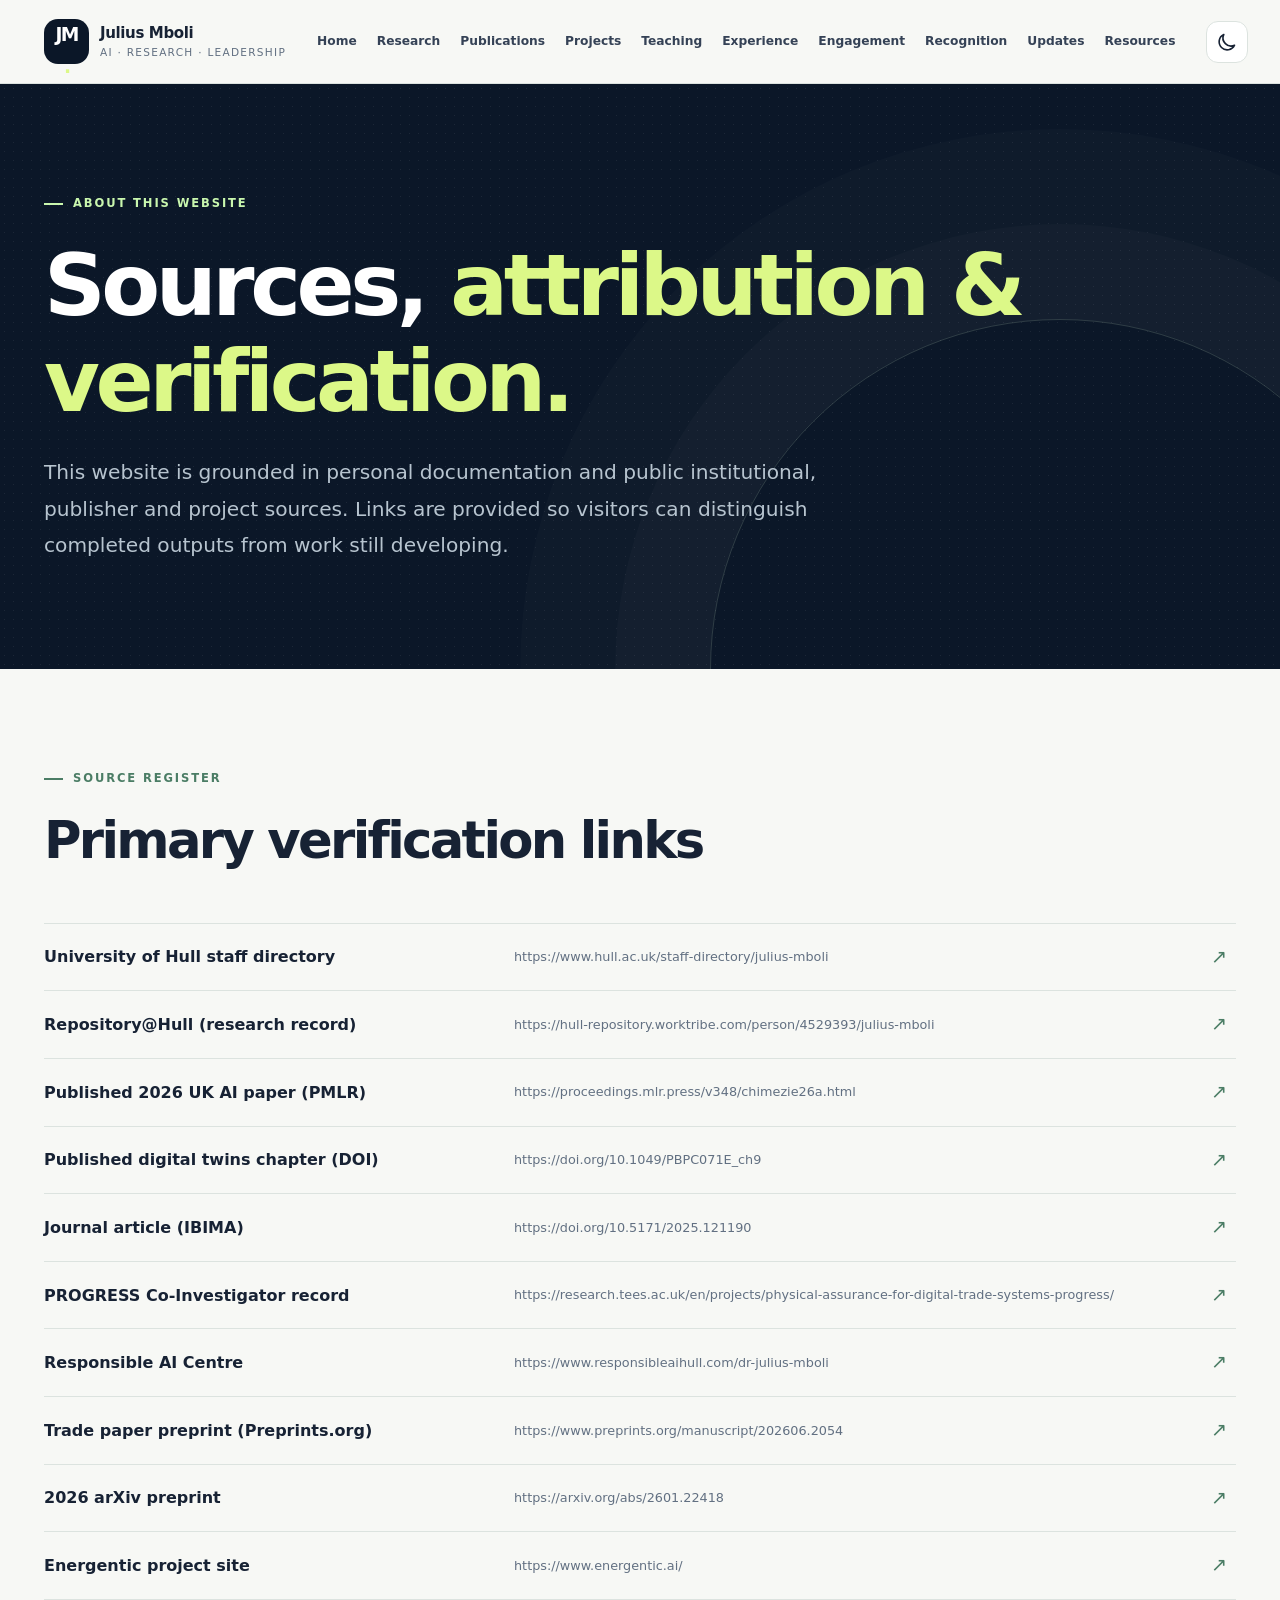
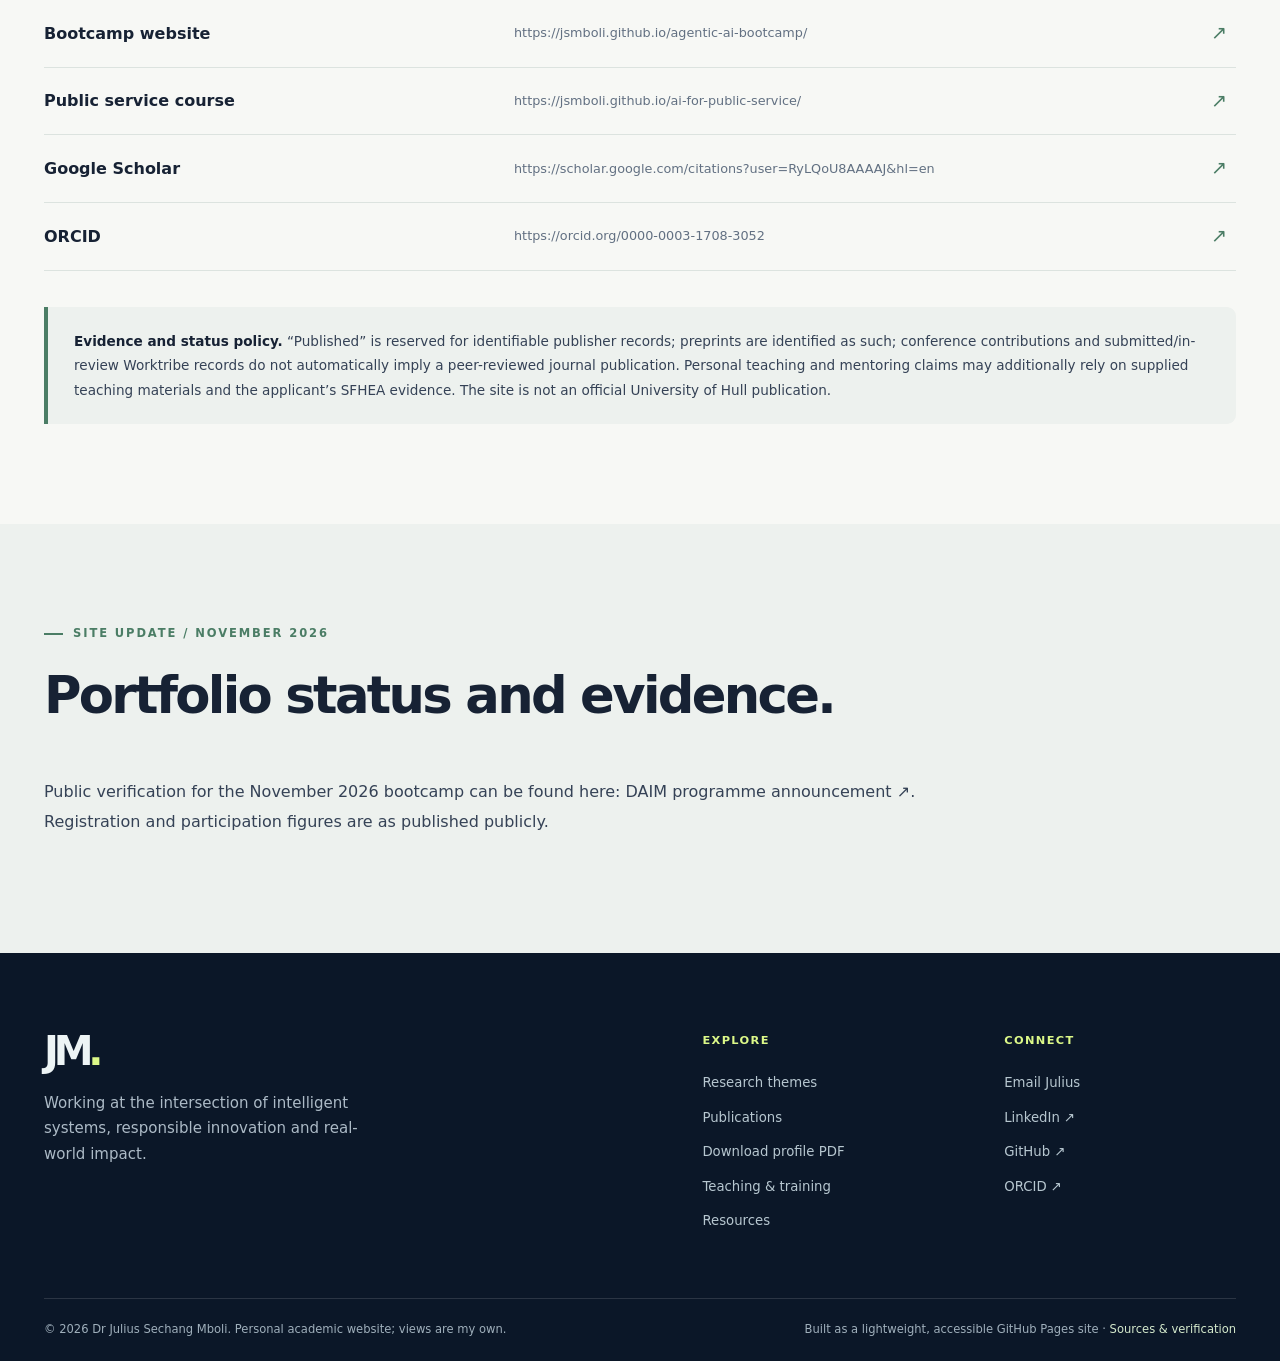
<file: sources.html 2.html>
<!DOCTYPE html>

<html data-theme="light" lang="en-GB">
<head>
<meta charset="utf-8"/>
<meta content="width=device-width, initial-scale=1" name="viewport"/>
<meta content="#0c1728" name="theme-color"/>
<meta content="Source and verification register for publications, professional profile, academic activity and research." name="description"/>
<meta content="Dr Julius Sechang Mboli" name="author"/>
<meta content="strict-origin-when-cross-origin" name="referrer"/>
<meta content="website" property="og:type"/>
<meta content="Dr Julius Sechang Mboli" property="og:site_name"/>
<meta content="Sources &amp; Verification | Dr Julius Sechang Mboli" property="og:title"/>
<meta content="Source and verification register for publications, professional profile, academic activity and research." property="og:description"/>
<meta content="https://jsmboli.github.io/sources.html" property="og:url"/>
<meta content="https://jsmboli.github.io/assets/img/julius-mboli.jpg" property="og:image"/>
<meta content="summary" name="twitter:card"/>
<link href="https://jsmboli.github.io/sources.html" rel="canonical"/>
<link href="favicon.png" rel="icon" type="image/png"/>
<link href="site.webmanifest" rel="manifest"/>
<link href="assets/css/site.css" rel="stylesheet"/>
<title>Sources &amp; Verification | Dr Julius Sechang Mboli</title>
<script type="application/ld+json">{"@context": "https://schema.org", "@type": "Person", "name": "Dr Julius Sechang Mboli", "givenName": "Julius Sechang", "familyName": "Mboli", "url": "https://jsmboli.github.io/", "image": "https://jsmboli.github.io/assets/img/julius-mboli.jpg", "jobTitle": "Lecturer in AI and Data Science", "affiliation": {"@type": "CollegeOrUniversity", "name": "University of Hull", "url": "https://www.hull.ac.uk/"}, "sameAs": ["https://orcid.org/0000-0003-1708-3052", "https://scholar.google.com/citations?user=RyLQoU8AAAAJ&hl=en", "https://github.com/JSMboli", "https://www.linkedin.com/in/engr-julius-sechang-mboli/", "https://hull-repository.worktribe.com/person/4529393/julius-mboli"], "knowsAbout": ["Artificial Intelligence", "Agentic AI", "Responsible AI", "Circular Economy", "Internet of Things", "Data Science", "Machine Learning"]}</script>
<script defer="" src="assets/js/site.js"></script>
</head>
<body data-page="sources.html">
<a class="skip-link" href="#main">Skip to content</a>
<div class="site-shell">
<header class="site-header" id="top">
<div class="nav-wrap container">
<a aria-label="Julius Mboli, home" class="brand" href="index.html"><span class="brand-glyph">JM<span class="glyph-dot">.</span></span><span class="brand-type"><strong>Julius Mboli</strong><small>AI · Research · Leadership</small></span></a>
<nav aria-label="Primary navigation" class="desktop-nav">
<a href="index.html">Home</a><a href="research.html">Research</a><a href="publications.html">Publications</a><a href="projects.html">Projects</a><a href="teaching.html">Teaching</a><a href="experience.html">Experience</a><a href="talks.html">Engagement</a><a href="awards.html">Recognition</a><a href="ResearchBlog.html">Updates</a><a href="resources.html">Resources</a>
</nav>
<div class="nav-tools"><button aria-label="Switch to dark mode" class="icon-button" id="theme-toggle" title="Toggle colour theme" type="button"><svg aria-hidden="true" viewbox="0 0 24 24"><path d="M20.2 15.5A8.8 8.8 0 0 1 8.5 3.8a8.8 8.8 0 1 0 11.7 11.7Z"></path></svg></button><button aria-controls="mobile-menu" aria-expanded="false" aria-label="Open navigation" class="menu-button" id="menu-toggle" type="button"><span></span><span></span><span></span></button></div>
</div>
<nav aria-label="Mobile navigation" class="mobile-nav container" hidden="" id="mobile-menu"><a href="index.html">Home <span aria-hidden="true">↗</span></a><a href="research.html">Research <span aria-hidden="true">↗</span></a><a href="publications.html">Publications <span aria-hidden="true">↗</span></a><a href="projects.html">Projects <span aria-hidden="true">↗</span></a><a href="teaching.html">Teaching <span aria-hidden="true">↗</span></a><a href="experience.html">Experience <span aria-hidden="true">↗</span></a><a href="talks.html">Engagement <span aria-hidden="true">↗</span></a><a href="awards.html">Recognition <span aria-hidden="true">↗</span></a><a href="ResearchBlog.html">Updates <span aria-hidden="true">↗</span></a><a href="resources.html">Resources <span aria-hidden="true">↗</span></a></nav>
</header>
<main id="main"><section class="page-banner grain"><div class="container"><div class="eyebrow"><span class="eyebrow-line"></span>About this website</div><h1>Sources, <em>attribution &amp; verification.</em></h1><p class="page-lead">This website is grounded in personal documentation and public institutional, publisher and project sources. Links are provided so visitors can distinguish completed outputs from work still developing.</p></div></section><section class="section-pad"><div class="container"><div class="section-heading"><div><div class="eyebrow"><span class="eyebrow-line"></span>Source register</div><h2>Primary verification links</h2></div></div><div class="source-list"><a href="https://www.hull.ac.uk/staff-directory/julius-mboli" rel="noopener noreferrer" target="_blank"><span>University of Hull staff directory</span><span>https://www.hull.ac.uk/staff-directory/julius-mboli</span><span aria-hidden="true">↗</span></a><a href="https://hull-repository.worktribe.com/person/4529393/julius-mboli" rel="noopener noreferrer" target="_blank"><span>Repository@Hull (research record)</span><span>https://hull-repository.worktribe.com/person/4529393/julius-mboli</span><span aria-hidden="true">↗</span></a><a href="https://proceedings.mlr.press/v348/chimezie26a.html" rel="noopener noreferrer" target="_blank"><span>Published 2026 UK AI paper (PMLR)</span><span>https://proceedings.mlr.press/v348/chimezie26a.html</span><span aria-hidden="true">↗</span></a><a href="https://doi.org/10.1049/PBPC071E_ch9" rel="noopener noreferrer" target="_blank"><span>Published digital twins chapter (DOI)</span><span>https://doi.org/10.1049/PBPC071E_ch9</span><span aria-hidden="true">↗</span></a><a href="https://doi.org/10.5171/2025.121190" rel="noopener noreferrer" target="_blank"><span>Journal article (IBIMA)</span><span>https://doi.org/10.5171/2025.121190</span><span aria-hidden="true">↗</span></a><a href="https://research.tees.ac.uk/en/projects/physical-assurance-for-digital-trade-systems-progress/" rel="noopener noreferrer" target="_blank"><span>PROGRESS Co-Investigator record</span><span>https://research.tees.ac.uk/en/projects/physical-assurance-for-digital-trade-systems-progress/</span><span aria-hidden="true">↗</span></a><a href="https://www.responsibleaihull.com/dr-julius-mboli" rel="noopener noreferrer" target="_blank"><span>Responsible AI Centre</span><span>https://www.responsibleaihull.com/dr-julius-mboli</span><span aria-hidden="true">↗</span></a><a href="https://www.preprints.org/manuscript/202606.2054" rel="noopener noreferrer" target="_blank"><span>Trade paper preprint (Preprints.org)</span><span>https://www.preprints.org/manuscript/202606.2054</span><span aria-hidden="true">↗</span></a><a href="https://arxiv.org/abs/2601.22418" rel="noopener noreferrer" target="_blank"><span>2026 arXiv preprint</span><span>https://arxiv.org/abs/2601.22418</span><span aria-hidden="true">↗</span></a><a href="https://www.energentic.ai/" rel="noopener noreferrer" target="_blank"><span>Energentic project site</span><span>https://www.energentic.ai/</span><span aria-hidden="true">↗</span></a><a href="https://jsmboli.github.io/agentic-ai-bootcamp/" rel="noopener noreferrer" target="_blank"><span>Bootcamp website</span><span>https://jsmboli.github.io/agentic-ai-bootcamp/</span><span aria-hidden="true">↗</span></a><a href="https://jsmboli.github.io/ai-for-public-service/" rel="noopener noreferrer" target="_blank"><span>Public service course</span><span>https://jsmboli.github.io/ai-for-public-service/</span><span aria-hidden="true">↗</span></a><a href="https://scholar.google.com/citations?user=RyLQoU8AAAAJ&amp;hl=en" rel="noopener noreferrer" target="_blank"><span>Google Scholar</span><span>https://scholar.google.com/citations?user=RyLQoU8AAAAJ&amp;hl=en</span><span aria-hidden="true">↗</span></a><a href="https://orcid.org/0000-0003-1708-3052" rel="noopener noreferrer" target="_blank"><span>ORCID</span><span>https://orcid.org/0000-0003-1708-3052</span><span aria-hidden="true">↗</span></a></div><div class="publication-disclaimer"><strong>Evidence and status policy.</strong> “Published” is reserved for identifiable publisher records; preprints are identified as such; conference contributions and submitted/in-review Worktribe records do not automatically imply a peer-reviewed journal publication. Personal teaching and mentoring claims may additionally rely on supplied teaching materials and the applicant’s SFHEA evidence. The site is not an official University of Hull publication.</div></div></section><section class="section-pad section-soft" id="2026-portfolio-notes"><div class="container"><div class="section-heading"><div><div class="eyebrow"><span class="eyebrow-line"></span>Site update / November 2026</div><h2>Portfolio status and evidence.</h2></div></div><div class="source-notes"><p></p><p>Public verification for the November 2026 bootcamp can be found here: <a href="https://uk.linkedin.com/company/daim-data-science-and-artificial-intelligence-university-of-hull" rel="noopener noreferrer" target="_blank">DAIM programme announcement ↗</a>. Registration and participation figures are as published publicly.</p></div></div></section></main>
<footer class="footer"><div class="container footer-top"><div><div class="footer-mark">JM<span>.</span></div><p>Working at the intersection of intelligent systems, responsible innovation and real-world impact.</p></div><div><span class="footer-title">Explore</span><a href="research.html">Research themes</a><a href="publications.html">Publications</a><a download="" href="assets/Julius_Sechang_Mboli_Academic_Profile_2026.pdf">Download profile PDF</a><a href="teaching.html">Teaching &amp; training</a><a href="resources.html">Resources</a></div><div><span class="footer-title">Connect</span><a href="mailto:J.Mboli@hull.ac.uk">Email Julius</a><a href="https://www.linkedin.com/in/engr-julius-sechang-mboli/" rel="noopener noreferrer" target="_blank">LinkedIn ↗</a><a href="https://github.com/JSMboli" rel="noopener noreferrer" target="_blank">GitHub ↗</a><a href="https://orcid.org/0000-0003-1708-3052" rel="noopener noreferrer" target="_blank">ORCID ↗</a></div></div><div class="container footer-bottom"><small>© <span id="copyright-year">2026</span> Dr Julius Sechang Mboli. Personal academic website; views are my own.</small><small>Built as a lightweight, accessible GitHub Pages site · <a href="sources.html">Sources &amp; verification</a></small></div></footer>
</div>
<a aria-label="Return to top" class="back-top" href="#top">↑</a>
</body></html>
</file>
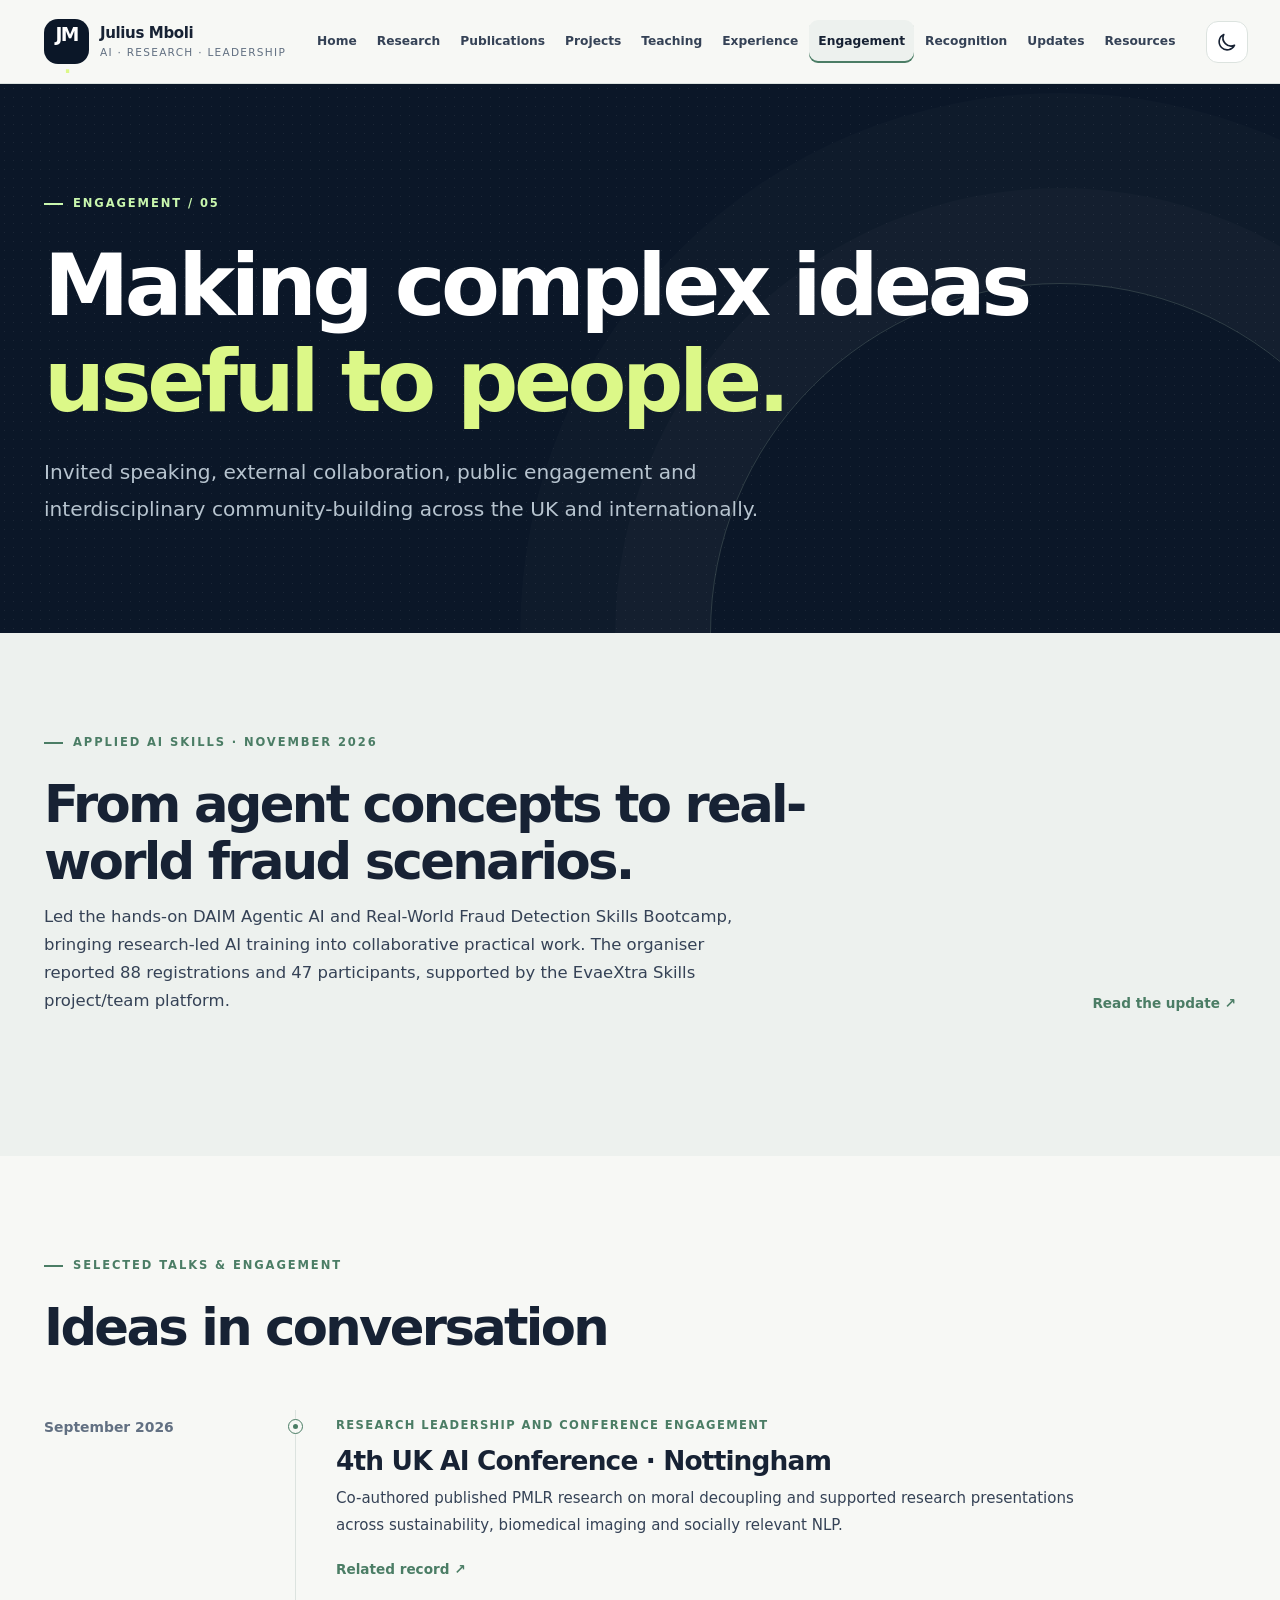
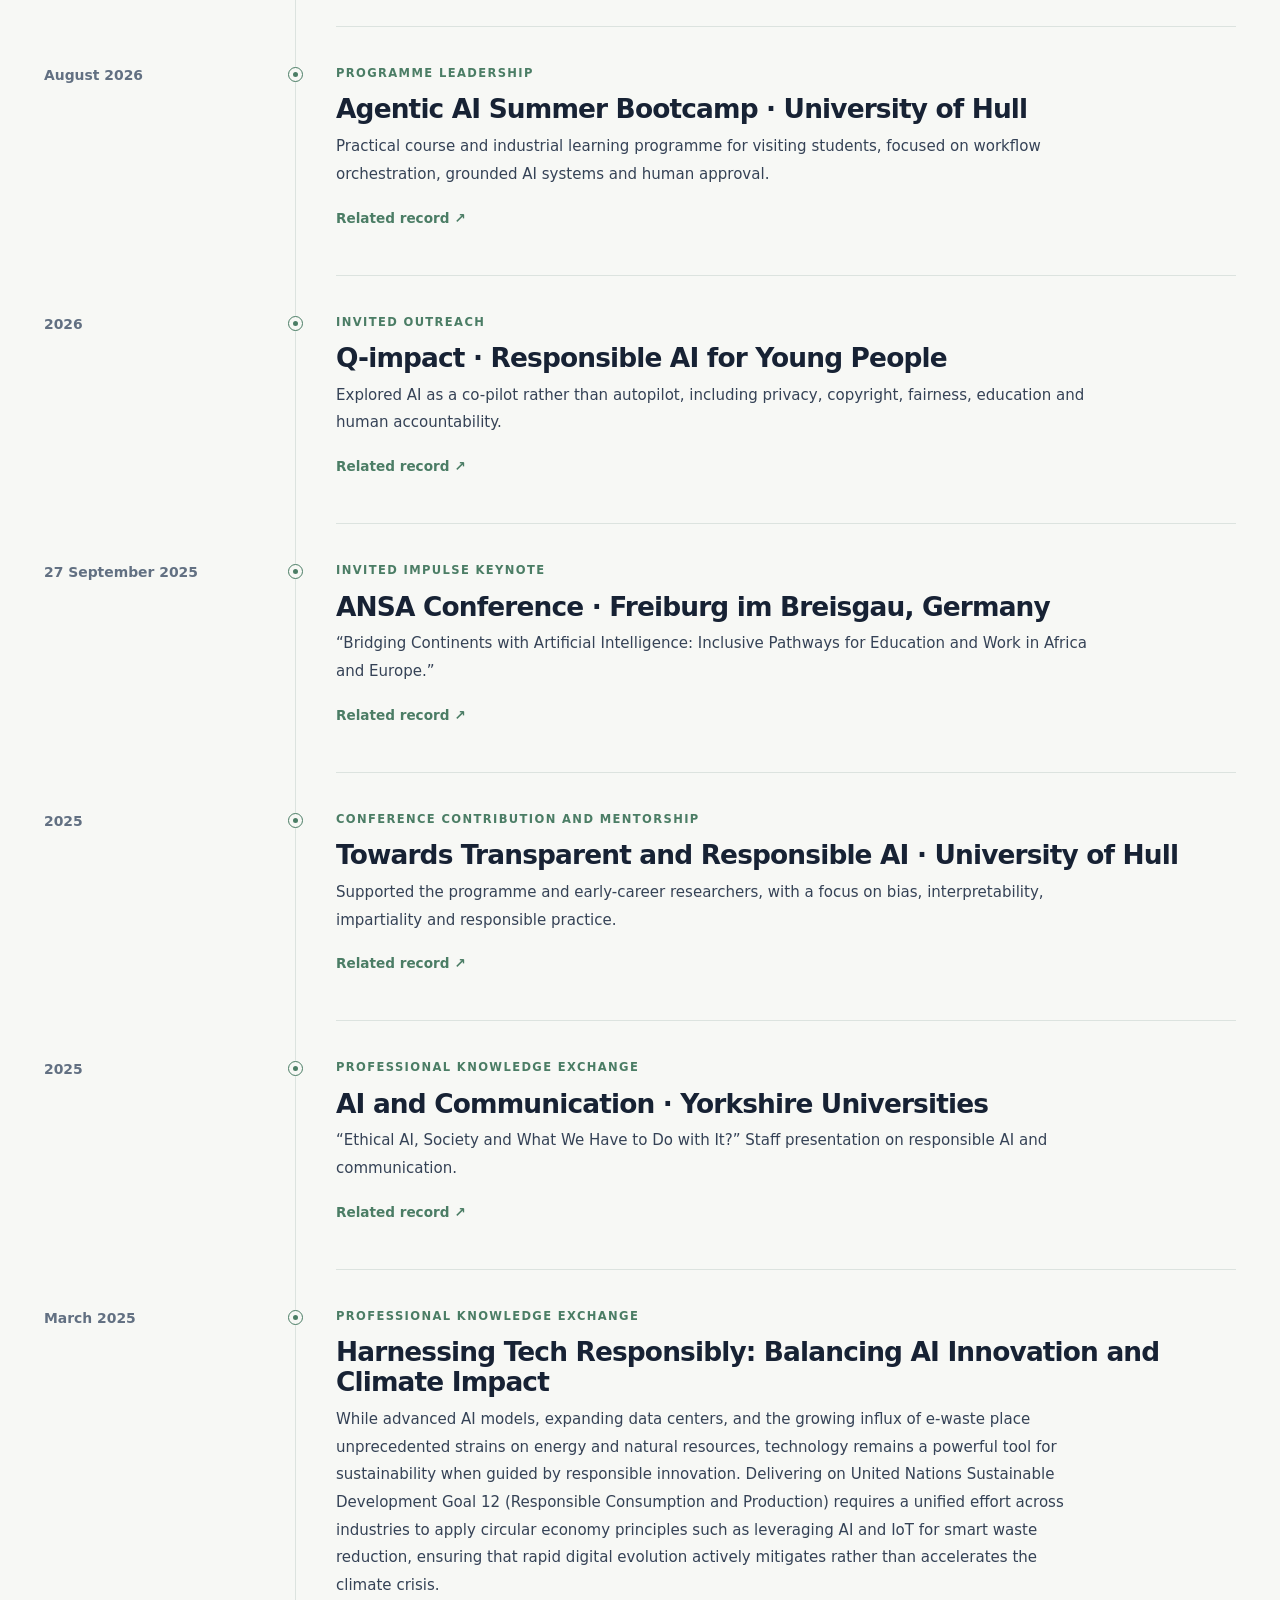
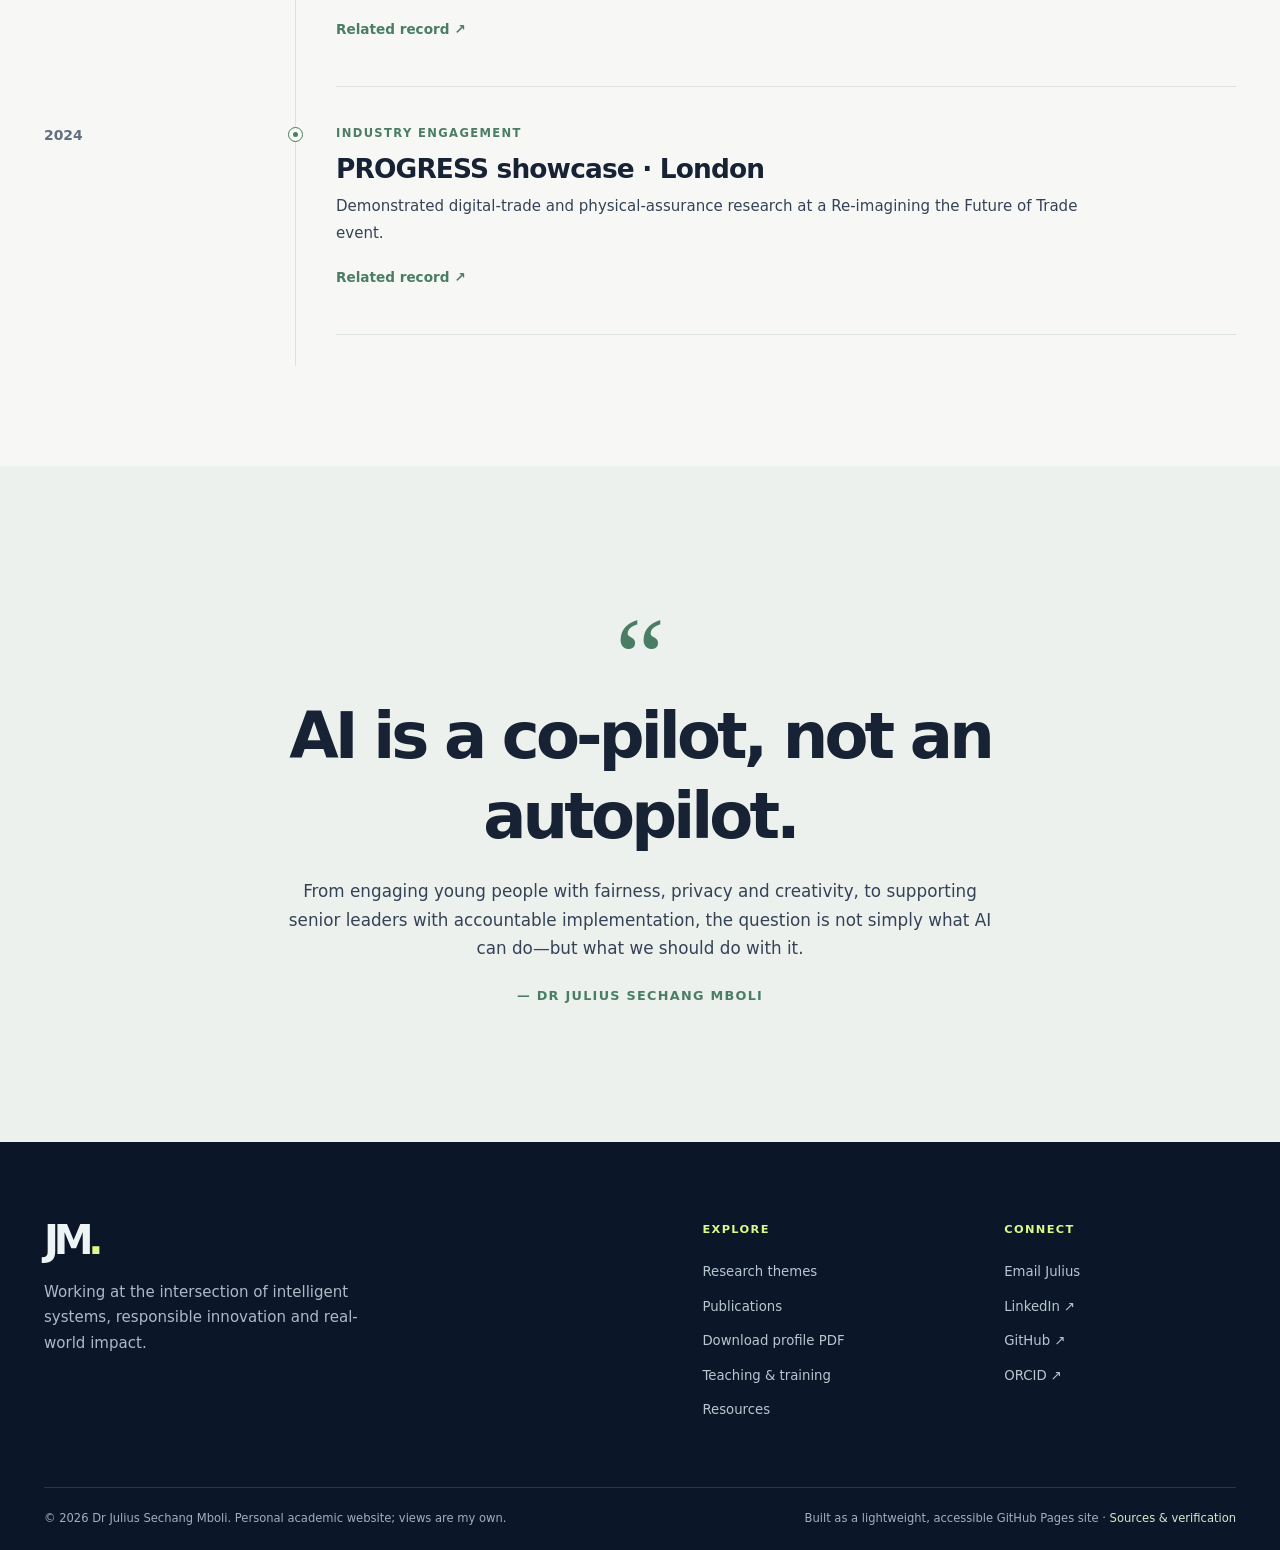
<file: talks.html>
<!DOCTYPE html>

<html data-theme="light" lang="en-GB">
<head>
<meta charset="utf-8"/>
<meta content="width=device-width, initial-scale=1" name="viewport"/>
<meta content="#0c1728" name="theme-color"/>
<meta content="International keynotes, UK AI conference, responsible AI engagement, public sector learning and professional talks." name="description"/>
<meta content="Dr Julius Sechang Mboli" name="author"/>
<meta content="strict-origin-when-cross-origin" name="referrer"/>
<meta content="website" property="og:type"/>
<meta content="Dr Julius Sechang Mboli" property="og:site_name"/>
<meta content="Talks &amp; Engagement | Dr Julius Sechang Mboli" property="og:title"/>
<meta content="International keynotes, UK AI conference, responsible AI engagement, public sector learning and professional talks." property="og:description"/>
<meta content="https://jsmboli.github.io/talks.html" property="og:url"/>
<meta content="https://jsmboli.github.io/assets/img/julius-mboli.jpg" property="og:image"/>
<meta content="summary" name="twitter:card"/>
<link href="https://jsmboli.github.io/talks.html" rel="canonical"/>
<link href="favicon.png" rel="icon" type="image/png"/>
<link href="site.webmanifest" rel="manifest"/>
<link href="assets/css/site.css" rel="stylesheet"/>
<title>Talks &amp; Engagement | Dr Julius Sechang Mboli</title>
<script type="application/ld+json">{"@context": "https://schema.org", "@type": "Person", "name": "Dr Julius Sechang Mboli", "givenName": "Julius Sechang", "familyName": "Mboli", "url": "https://jsmboli.github.io/", "image": "https://jsmboli.github.io/assets/img/julius-mboli.jpg", "jobTitle": "Lecturer in AI and Data Science", "affiliation": {"@type": "CollegeOrUniversity", "name": "University of Hull", "url": "https://www.hull.ac.uk/"}, "sameAs": ["https://orcid.org/0000-0003-1708-3052", "https://scholar.google.com/citations?user=RyLQoU8AAAAJ&hl=en", "https://github.com/JSMboli", "https://www.linkedin.com/in/engr-julius-sechang-mboli/", "https://hull-repository.worktribe.com/person/4529393/julius-mboli"], "knowsAbout": ["Artificial Intelligence", "Agentic AI", "Responsible AI", "Circular Economy", "Internet of Things", "Data Science", "Machine Learning"]}</script>
<script defer="" src="assets/js/site.js"></script>
</head>
<body data-page="talks.html">
<a class="skip-link" href="#main">Skip to content</a>
<div class="site-shell">
<header class="site-header" id="top">
<div class="nav-wrap container">
<a aria-label="Julius Mboli, home" class="brand" href="index.html"><span class="brand-glyph">JM<span class="glyph-dot">.</span></span><span class="brand-type"><strong>Julius Mboli</strong><small>AI · Research · Leadership</small></span></a>
<nav aria-label="Primary navigation" class="desktop-nav">
<a href="index.html">Home</a><a href="research.html">Research</a><a href="publications.html">Publications</a><a href="projects.html">Projects</a><a href="teaching.html">Teaching</a><a href="experience.html">Experience</a><a aria-current="page" href="talks.html">Engagement</a><a href="awards.html">Recognition</a><a href="ResearchBlog.html">Updates</a><a href="resources.html">Resources</a>
</nav>
<div class="nav-tools"><button aria-label="Switch to dark mode" class="icon-button" id="theme-toggle" title="Toggle colour theme" type="button"><svg aria-hidden="true" viewbox="0 0 24 24"><path d="M20.2 15.5A8.8 8.8 0 0 1 8.5 3.8a8.8 8.8 0 1 0 11.7 11.7Z"></path></svg></button><button aria-controls="mobile-menu" aria-expanded="false" aria-label="Open navigation" class="menu-button" id="menu-toggle" type="button"><span></span><span></span><span></span></button></div>
</div>
<nav aria-label="Mobile navigation" class="mobile-nav container" hidden="" id="mobile-menu"><a href="index.html">Home <span aria-hidden="true">↗</span></a><a href="research.html">Research <span aria-hidden="true">↗</span></a><a href="publications.html">Publications <span aria-hidden="true">↗</span></a><a href="projects.html">Projects <span aria-hidden="true">↗</span></a><a href="teaching.html">Teaching <span aria-hidden="true">↗</span></a><a href="experience.html">Experience <span aria-hidden="true">↗</span></a><a aria-current="page" href="talks.html">Engagement <span aria-hidden="true">↗</span></a><a href="awards.html">Recognition <span aria-hidden="true">↗</span></a><a href="ResearchBlog.html">Updates <span aria-hidden="true">↗</span></a><a href="resources.html">Resources <span aria-hidden="true">↗</span></a></nav>
</header>
<main id="main"><section class="page-banner grain"><div class="container"><div class="eyebrow"><span class="eyebrow-line"></span>Engagement / 05</div><h1>Making complex ideas <em>useful to people.</em></h1><p class="page-lead">Invited speaking, external collaboration, public engagement and interdisciplinary community-building across the UK and internationally.</p></div></section><section class="section-pad section-soft" id="november-bootcamp"><div class="container"><div class="section-heading"><div><div class="eyebrow"><span class="eyebrow-line"></span>Applied AI skills · November 2026</div><h2>From agent concepts to real-world fraud scenarios.</h2><p>Led the hands-on DAIM Agentic AI and Real-World Fraud Detection Skills Bootcamp, bringing research-led AI training into collaborative practical work. The organiser reported 88 registrations and 47 participants, supported by the EvaeXtra Skills project/team platform.</p></div><a class="section-cta" href="ResearchBlog.html#fraud-bootcamp">Read the update ↗</a></div></div></section><section class="section-pad"><div class="container"><div class="section-heading"><div><div class="eyebrow"><span class="eyebrow-line"></span>Selected talks &amp; engagement</div><h2>Ideas in conversation</h2></div></div><div class="timeline"><article class="timeline-entry"><div class="timeline-date">September 2026</div><div class="timeline-stroke"><span></span></div><div class="timeline-body"><span class="timeline-type">Research leadership and conference engagement</span><h3>4th UK AI Conference · Nottingham</h3><p>Co-authored published PMLR research on moral decoupling and supported research presentations across sustainability, biomedical imaging and socially relevant NLP.</p><a class="text-link" href="https://proceedings.mlr.press/v348/chimezie26a.html" rel="noopener noreferrer" target="_blank">Related record<span aria-hidden="true"> ↗</span></a></div></article><article class="timeline-entry"><div class="timeline-date">August 2026</div><div class="timeline-stroke"><span></span></div><div class="timeline-body"><span class="timeline-type">Programme leadership</span><h3>Agentic AI Summer Bootcamp · University of Hull</h3><p>Practical course and industrial learning programme for visiting students, focused on workflow orchestration, grounded AI systems and human approval.</p><a class="text-link" href="https://jsmboli.github.io/agentic-ai-bootcamp/" rel="noopener noreferrer" target="_blank">Related record<span aria-hidden="true"> ↗</span></a></div></article><article class="timeline-entry"><div class="timeline-date">2026</div><div class="timeline-stroke"><span></span></div><div class="timeline-body"><span class="timeline-type">Invited outreach</span><h3>Q-impact · Responsible AI for Young People</h3><p>Explored AI as a co-pilot rather than autopilot, including privacy, copyright, fairness, education and human accountability.</p><a class="text-link" href="https://www.linkedin.com/in/engr-julius-sechang-mboli/" rel="noopener noreferrer" target="_blank">Related record<span aria-hidden="true"> ↗</span></a></div></article><article class="timeline-entry"><div class="timeline-date">27 September 2025</div><div class="timeline-stroke"><span></span></div><div class="timeline-body"><span class="timeline-type">Invited impulse keynote</span><h3>ANSA Conference · Freiburg im Breisgau, Germany</h3><p>“Bridging Continents with Artificial Intelligence: Inclusive Pathways for Education and Work in Africa and Europe.”</p><a class="text-link" href="https://www.linkedin.com/in/engr-julius-sechang-mboli/" rel="noopener noreferrer" target="_blank">Related record<span aria-hidden="true"> ↗</span></a></div></article><article class="timeline-entry"><div class="timeline-date">2025</div><div class="timeline-stroke"><span></span></div><div class="timeline-body"><span class="timeline-type">Conference contribution and mentorship</span><h3>Towards Transparent and Responsible AI · University of Hull</h3><p>Supported the programme and early-career researchers, with a focus on bias, interpretability, impartiality and responsible practice.</p><a class="text-link" href="https://www.responsibleaihull.com/dr-julius-mboli" rel="noopener noreferrer" target="_blank">Related record<span aria-hidden="true"> ↗</span></a></div></article><article class="timeline-entry"><div class="timeline-date">2025</div><div class="timeline-stroke"><span></span></div><div class="timeline-body"><span class="timeline-type">Professional knowledge exchange</span><h3>AI and Communication · Yorkshire Universities</h3><p>“Ethical AI, Society and What We Have to Do with It?” Staff presentation on responsible AI and communication.</p><a class="text-link" href="https://yorkshireuniversities.ac.uk/wp-content/uploads/sites/137/2025/02/YU-AI-in-Communication-Session-Presentations.pdf" rel="noopener noreferrer" target="_blank">Related record<span aria-hidden="true"> ↗</span></a></div></article> <article class="timeline-entry"><div class="timeline-date">March 2025</div><div class="timeline-stroke"><span></span></div><div class="timeline-body"><span class="timeline-type">Professional knowledge exchange</span><h3>Harnessing Tech Responsibly: Balancing AI Innovation and Climate Impact</h3><p>While advanced AI models, expanding data centers, and the growing influx of e-waste place unprecedented strains on energy and natural resources, technology remains a powerful tool for sustainability when guided by responsible innovation. Delivering on United Nations Sustainable Development Goal 12 (Responsible Consumption and Production) requires a unified effort across industries to apply circular economy principles such as leveraging AI and IoT for smart waste reduction, ensuring that rapid digital evolution actively mitigates rather than accelerates the climate crisis.</p><a class="text-link" href="https://www.linkedin.com/posts/engr-julius-sechang-mboli_sustainabletech-aiforgood-circulareconomy-ugcPost-7309641479759556609-nI03/" rel="noopener noreferrer" target="_blank">Related record<span aria-hidden="true"> ↗</span></a></div></article> <article class="timeline-entry"><div class="timeline-date">2024</div><div class="timeline-stroke"><span></span></div><div class="timeline-body"><span class="timeline-type">Industry engagement</span><h3>PROGRESS showcase · London</h3><p>Demonstrated digital-trade and physical-assurance research at a Re-imagining the Future of Trade event.</p><a class="text-link" href="https://research.tees.ac.uk/en/projects/physical-assurance-for-digital-trade-systems-progress/" rel="noopener noreferrer" target="_blank">Related record<span aria-hidden="true"> ↗</span></a></div></article></div></div></section><section class="section-pad section-soft"><div class="container"><div class="quote-card"><div class="quote-glyph">“</div><blockquote>AI is a co-pilot, not an autopilot.</blockquote><p>From engaging young people with fairness, privacy and creativity, to supporting senior leaders with accountable implementation, the question is not simply what AI can do—but what we should do with it.</p><div>— Dr Julius Sechang Mboli</div></div></div></section></main>
<footer class="footer"><div class="container footer-top"><div><div class="footer-mark">JM<span>.</span></div><p>Working at the intersection of intelligent systems, responsible innovation and real-world impact.</p></div><div><span class="footer-title">Explore</span><a href="research.html">Research themes</a><a href="publications.html">Publications</a><a download="" href="assets/Julius_Sechang_Mboli_Academic_Profile_2026.pdf">Download profile PDF</a><a href="teaching.html">Teaching &amp; training</a><a href="resources.html">Resources</a></div><div><span class="footer-title">Connect</span><a href="mailto:J.Mboli@hull.ac.uk">Email Julius</a><a href="https://www.linkedin.com/in/engr-julius-sechang-mboli/" rel="noopener noreferrer" target="_blank">LinkedIn ↗</a><a href="https://github.com/JSMboli" rel="noopener noreferrer" target="_blank">GitHub ↗</a><a href="https://orcid.org/0000-0003-1708-3052" rel="noopener noreferrer" target="_blank">ORCID ↗</a></div></div><div class="container footer-bottom"><small>© <span id="copyright-year">2026</span> Dr Julius Sechang Mboli. Personal academic website; views are my own.</small><small>Built as a lightweight, accessible GitHub Pages site · <a href="sources.html">Sources &amp; verification</a></small></div></footer>
</div>
<a aria-label="Return to top" class="back-top" href="#top">↑</a>
</body></html>
</file>
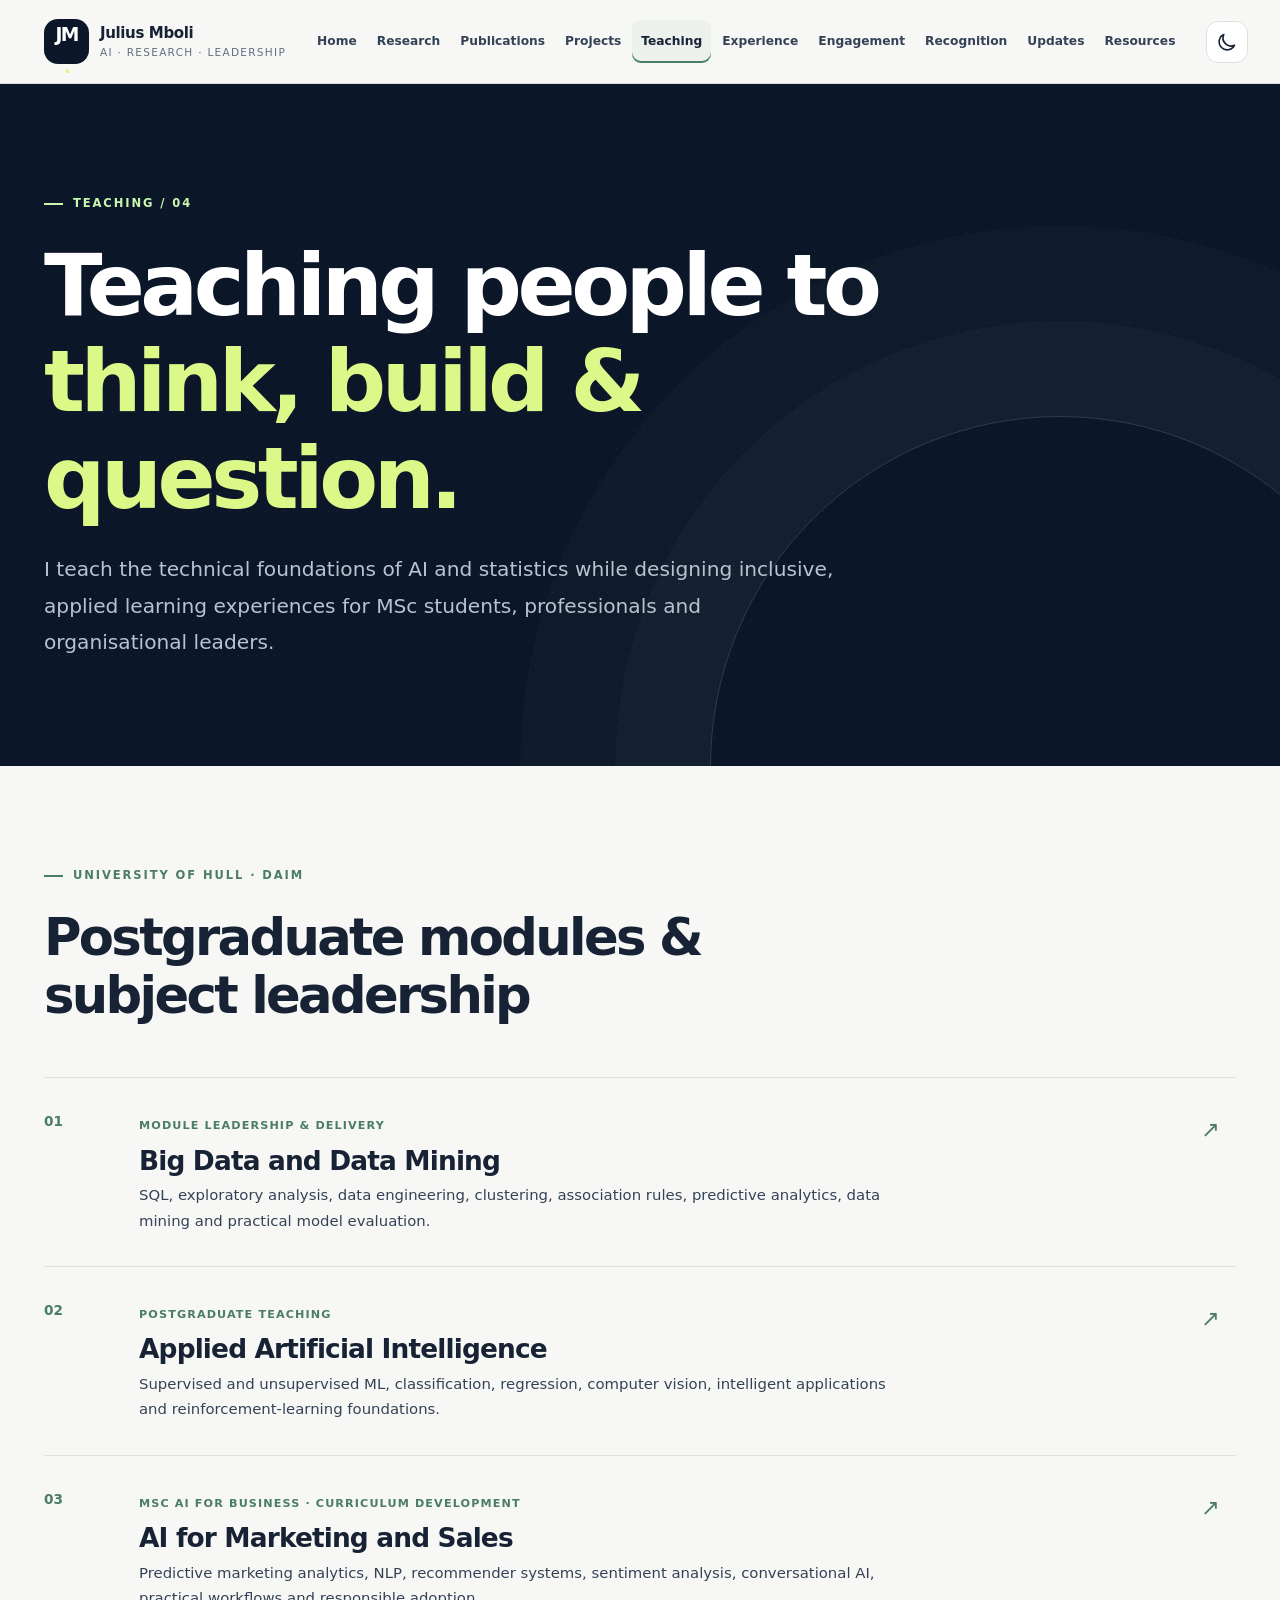
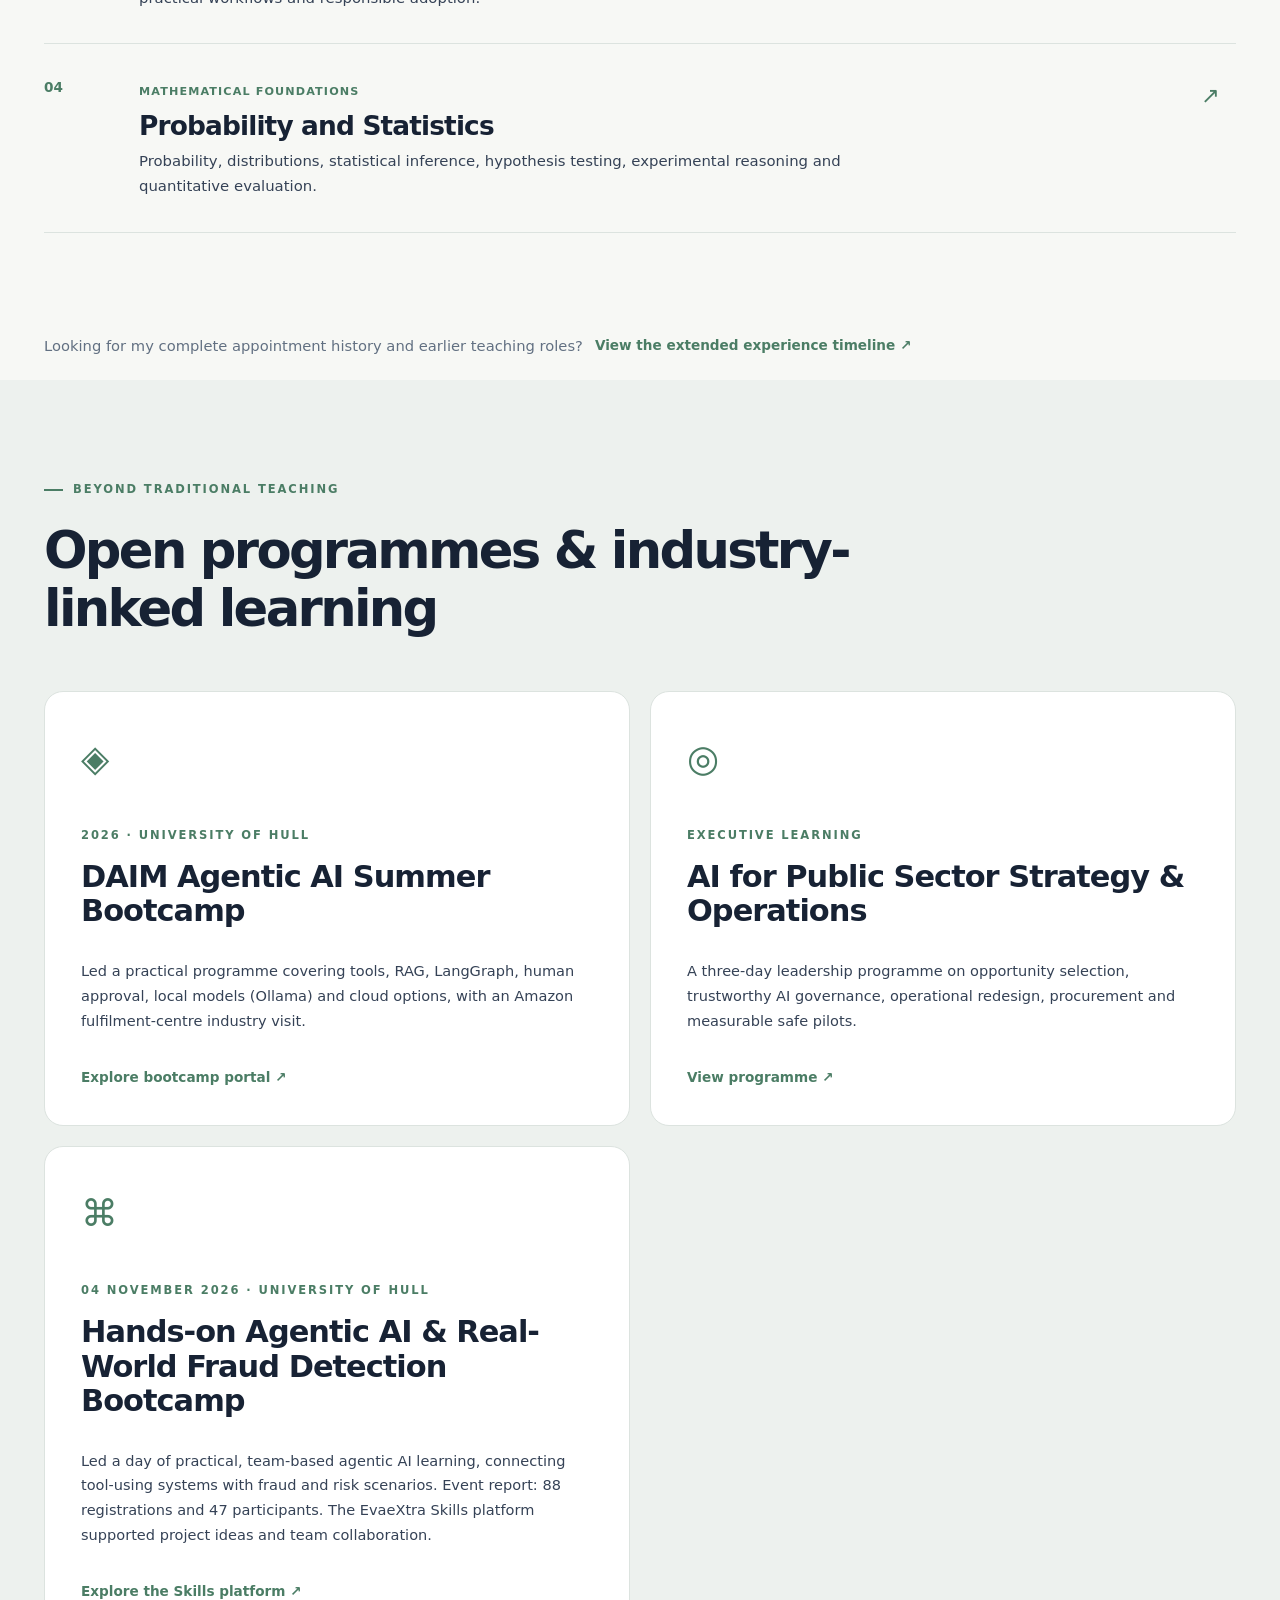
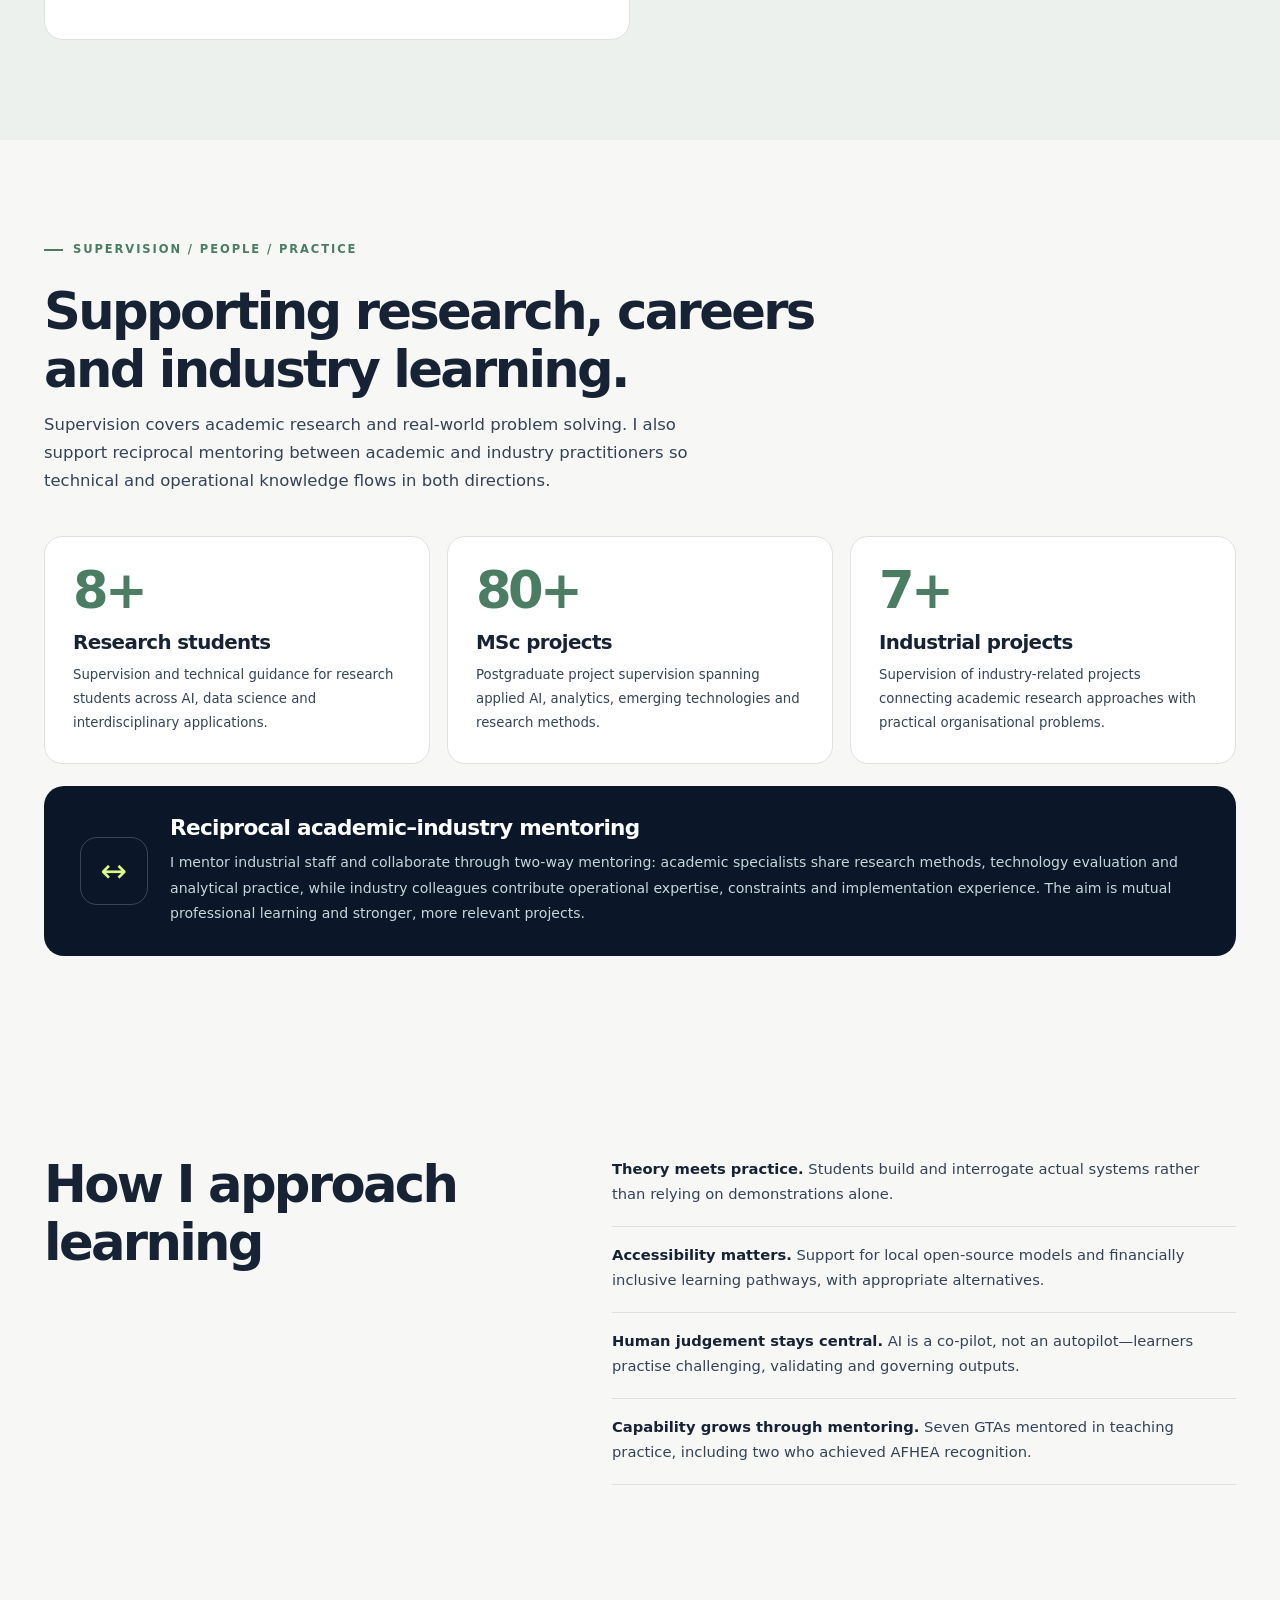
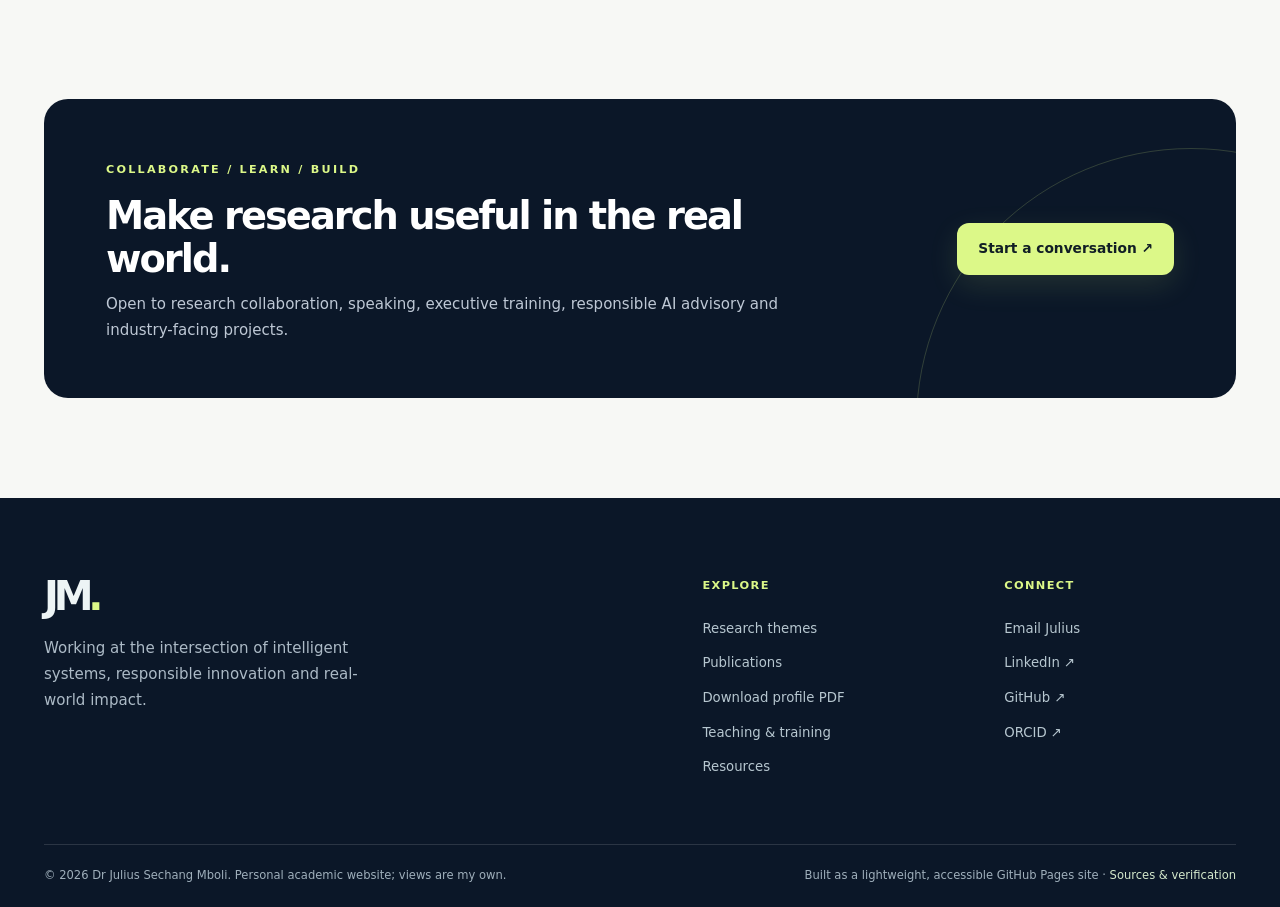
<file: teaching.html>
<!DOCTYPE html>

<html data-theme="light" lang="en-GB">
<head>
<meta charset="utf-8"/>
<meta content="width=device-width, initial-scale=1" name="viewport"/>
<meta content="#0c1728" name="theme-color"/>
<meta content="AI and data science teaching, 8+ research student supervisions, 80+ MSc projects, 7+ industrial project supervisions, reciprocal industry mentoring and bootcamps." name="description"/>
<meta content="Dr Julius Sechang Mboli" name="author"/>
<meta content="strict-origin-when-cross-origin" name="referrer"/>
<meta content="website" property="og:type"/>
<meta content="Dr Julius Sechang Mboli" property="og:site_name"/>
<meta content="Teaching &amp; Training | Dr Julius Sechang Mboli" property="og:title"/>
<meta content="AI and data science teaching, 8+ research student supervisions, 80+ MSc projects, 7+ industrial project supervisions, reciprocal industry mentoring and bootcamps." property="og:description"/>
<meta content="https://jsmboli.github.io/teaching.html" property="og:url"/>
<meta content="https://jsmboli.github.io/assets/img/julius-mboli.jpg" property="og:image"/>
<meta content="summary" name="twitter:card"/>
<link href="https://jsmboli.github.io/teaching.html" rel="canonical"/>
<link href="favicon.png" rel="icon" type="image/png"/>
<link href="site.webmanifest" rel="manifest"/>
<link href="assets/css/site.css" rel="stylesheet"/>
<title>Teaching &amp; Training | Dr Julius Sechang Mboli</title>
<script type="application/ld+json">{"@context": "https://schema.org", "@type": "Person", "name": "Dr Julius Sechang Mboli", "givenName": "Julius Sechang", "familyName": "Mboli", "url": "https://jsmboli.github.io/", "image": "https://jsmboli.github.io/assets/img/julius-mboli.jpg", "jobTitle": "Lecturer in AI and Data Science", "affiliation": {"@type": "CollegeOrUniversity", "name": "University of Hull", "url": "https://www.hull.ac.uk/"}, "sameAs": ["https://orcid.org/0000-0003-1708-3052", "https://scholar.google.com/citations?user=RyLQoU8AAAAJ&hl=en", "https://github.com/JSMboli", "https://www.linkedin.com/in/engr-julius-sechang-mboli/", "https://hull-repository.worktribe.com/person/4529393/julius-mboli"], "knowsAbout": ["Artificial Intelligence", "Agentic AI", "Responsible AI", "Circular Economy", "Internet of Things", "Data Science", "Machine Learning"]}</script>
<script defer="" src="assets/js/site.js"></script>
</head>
<body data-page="teaching.html">
<a class="skip-link" href="#main">Skip to content</a>
<div class="site-shell">
<header class="site-header" id="top">
<div class="nav-wrap container">
<a aria-label="Julius Mboli, home" class="brand" href="index.html"><span class="brand-glyph">JM<span class="glyph-dot">.</span></span><span class="brand-type"><strong>Julius Mboli</strong><small>AI · Research · Leadership</small></span></a>
<nav aria-label="Primary navigation" class="desktop-nav">
<a href="index.html">Home</a><a href="research.html">Research</a><a href="publications.html">Publications</a><a href="projects.html">Projects</a><a aria-current="page" href="teaching.html">Teaching</a><a href="experience.html">Experience</a><a href="talks.html">Engagement</a><a href="awards.html">Recognition</a><a href="ResearchBlog.html">Updates</a><a href="resources.html">Resources</a>
</nav>
<div class="nav-tools"><button aria-label="Switch to dark mode" class="icon-button" id="theme-toggle" title="Toggle colour theme" type="button"><svg aria-hidden="true" viewbox="0 0 24 24"><path d="M20.2 15.5A8.8 8.8 0 0 1 8.5 3.8a8.8 8.8 0 1 0 11.7 11.7Z"></path></svg></button><button aria-controls="mobile-menu" aria-expanded="false" aria-label="Open navigation" class="menu-button" id="menu-toggle" type="button"><span></span><span></span><span></span></button></div>
</div>
<nav aria-label="Mobile navigation" class="mobile-nav container" hidden="" id="mobile-menu"><a href="index.html">Home <span aria-hidden="true">↗</span></a><a href="research.html">Research <span aria-hidden="true">↗</span></a><a href="publications.html">Publications <span aria-hidden="true">↗</span></a><a href="projects.html">Projects <span aria-hidden="true">↗</span></a><a aria-current="page" href="teaching.html">Teaching <span aria-hidden="true">↗</span></a><a href="experience.html">Experience <span aria-hidden="true">↗</span></a><a href="talks.html">Engagement <span aria-hidden="true">↗</span></a><a href="awards.html">Recognition <span aria-hidden="true">↗</span></a><a href="ResearchBlog.html">Updates <span aria-hidden="true">↗</span></a><a href="resources.html">Resources <span aria-hidden="true">↗</span></a></nav>
</header>
<main id="main"><section class="page-banner grain"><div class="container"><div class="eyebrow"><span class="eyebrow-line"></span>Teaching / 04</div><h1>Teaching people to <em>think, build &amp; question.</em></h1><p class="page-lead">I teach the technical foundations of AI and statistics while designing inclusive, applied learning experiences for MSc students, professionals and organisational leaders.</p></div></section><section class="section-pad"><div class="container"><div class="section-heading"><div><div class="eyebrow"><span class="eyebrow-line"></span>University of Hull · DAIM</div><h2>Postgraduate modules &amp; subject leadership</h2></div></div><div class="module-list"><article><span class="module-index">01</span><div><span class="module-small">Module leadership &amp; delivery</span><h3>Big Data and Data Mining</h3><p>SQL, exploratory analysis, data engineering, clustering, association rules, predictive analytics, data mining and practical model evaluation.</p></div><span class="module-arrow">↗</span></article><article><span class="module-index">02</span><div><span class="module-small">Postgraduate teaching</span><h3>Applied Artificial Intelligence</h3><p>Supervised and unsupervised ML, classification, regression, computer vision, intelligent applications and reinforcement-learning foundations.</p></div><span class="module-arrow">↗</span></article><article><span class="module-index">03</span><div><span class="module-small">MSc AI for Business · curriculum development</span><h3>AI for Marketing and Sales</h3><p>Predictive marketing analytics, NLP, recommender systems, sentiment analysis, conversational AI, practical workflows and responsible adoption.</p></div><span class="module-arrow">↗</span></article><article><span class="module-index">04</span><div><span class="module-small">Mathematical foundations</span><h3>Probability and Statistics</h3><p>Probability, distributions, statistical inference, hypothesis testing, experimental reasoning and quantitative evaluation.</p></div><span class="module-arrow">↗</span></article></div></div></section><div class="container experience-crosslink"><span>Looking for my complete appointment history and earlier teaching roles?</span> <a class="text-link" href="experience.html">View the extended experience timeline <span aria-hidden="true">↗</span></a></div><section class="section-pad section-soft"><div class="container"><div class="section-heading"><div><div class="eyebrow"><span class="eyebrow-line"></span>Beyond traditional teaching</div><h2>Open programmes &amp; industry-linked learning</h2></div></div><div class="duo-cards"><article class="programme-card"><div class="programme-icon">◈</div><div class="eyebrow">2026 · University of Hull</div><h3>DAIM Agentic AI Summer Bootcamp</h3><p>Led a practical programme covering tools, RAG, LangGraph, human approval, local models (Ollama) and cloud options, with an Amazon fulfilment-centre industry visit.</p><a class="text-link" href="https://jsmboli.github.io/agentic-ai-bootcamp/" rel="noopener noreferrer" target="_blank">Explore bootcamp portal<span aria-hidden="true"> ↗</span></a></article><article class="programme-card"><div class="programme-icon">◎</div><div class="eyebrow">Executive learning</div><h3>AI for Public Sector Strategy &amp; Operations</h3><p>A three-day leadership programme on opportunity selection, trustworthy AI governance, operational redesign, procurement and measurable safe pilots.</p><a class="text-link" href="https://jsmboli.github.io/ai-for-public-service/" rel="noopener noreferrer" target="_blank">View programme<span aria-hidden="true"> ↗</span></a></article><article class="programme-card"><div class="programme-icon">⌘</div><div class="eyebrow">04 November 2026 · University of Hull</div><h3>Hands-on Agentic AI &amp; Real-World Fraud Detection Bootcamp</h3><p>Led a day of practical, team-based agentic AI learning, connecting tool-using systems with fraud and risk scenarios. Event report: 88 registrations and 47 participants. The EvaeXtra Skills platform supported project ideas and team collaboration.</p><a class="text-link" href="https://skills.evaextra.com/" rel="noopener noreferrer" target="_blank">Explore the Skills platform<span aria-hidden="true"> ↗</span></a></article></div></div></section><section aria-labelledby="mentor-heading" class="section-pad" id="supervision"><div class="container"><div class="section-heading"><div><div class="eyebrow"><span class="eyebrow-line"></span>Supervision / people / practice</div><h2 id="mentor-heading">Supporting research, careers and industry learning.</h2><p>Supervision covers academic research and real-world problem solving. I also support reciprocal mentoring between academic and industry practitioners so technical and operational knowledge flows in both directions.</p></div></div>
<div class="mentor-grid"><article><strong>8+</strong><h3>Research students</h3><p>Supervision and technical guidance for research students across AI, data science and interdisciplinary applications.</p></article><article><strong>80+</strong><h3>MSc projects</h3><p>Postgraduate project supervision spanning applied AI, analytics, emerging technologies and research methods.</p></article><article><strong>7+</strong><h3>Industrial projects</h3><p>Supervision of industry-related projects connecting academic research approaches with practical organisational problems.</p></article></div>
<div class="mentorship-bridge"><div aria-hidden="true" class="bridge-icon">↔</div><div><h3>Reciprocal academic–industry mentoring</h3><p>I mentor industrial staff and collaborate through two-way mentoring: academic specialists share research methods, technology evaluation and analytical practice, while industry colleagues contribute operational expertise, constraints and implementation experience. The aim is mutual professional learning and stronger, more relevant projects.</p></div></div>
</div></section><section class="section-pad"><div class="container"><div class="teaching-values"><h2>How I approach learning</h2><div><p><strong>Theory meets practice.</strong> Students build and interrogate actual systems rather than relying on demonstrations alone.</p><p><strong>Accessibility matters.</strong> Support for local open-source models and financially inclusive learning pathways, with appropriate alternatives.</p><p><strong>Human judgement stays central.</strong> AI is a co-pilot, not an autopilot—learners practise challenging, validating and governing outputs.</p><p><strong>Capability grows through mentoring.</strong> Seven GTAs mentored in teaching practice, including two who achieved AFHEA recognition.</p></div></div></div></section><section class="section-pad"><div class="container"><div class="collab-callout"><div><span class="light-eyebrow">Collaborate / Learn / Build</span><h2>Make research useful in the real world.</h2><p>Open to research collaboration, speaking, executive training, responsible AI advisory and industry-facing projects.</p></div><div><a class="btn btn-lime" href="mailto:J.Mboli@hull.ac.uk?subject=Research%20and%20AI%20collaboration">Start a conversation ↗</a></div></div></div></section></main>
<footer class="footer"><div class="container footer-top"><div><div class="footer-mark">JM<span>.</span></div><p>Working at the intersection of intelligent systems, responsible innovation and real-world impact.</p></div><div><span class="footer-title">Explore</span><a href="research.html">Research themes</a><a href="publications.html">Publications</a><a download="" href="assets/Julius_Sechang_Mboli_Academic_Profile_2026.pdf">Download profile PDF</a><a href="teaching.html">Teaching &amp; training</a><a href="resources.html">Resources</a></div><div><span class="footer-title">Connect</span><a href="mailto:J.Mboli@hull.ac.uk">Email Julius</a><a href="https://www.linkedin.com/in/engr-julius-sechang-mboli/" rel="noopener noreferrer" target="_blank">LinkedIn ↗</a><a href="https://github.com/JSMboli" rel="noopener noreferrer" target="_blank">GitHub ↗</a><a href="https://orcid.org/0000-0003-1708-3052" rel="noopener noreferrer" target="_blank">ORCID ↗</a></div></div><div class="container footer-bottom"><small>© <span id="copyright-year">2026</span> Dr Julius Sechang Mboli. Personal academic website; views are my own.</small><small>Built as a lightweight, accessible GitHub Pages site · <a href="sources.html">Sources &amp; verification</a></small></div></footer>
</div>
<a aria-label="Return to top" class="back-top" href="#top">↑</a>
</body></html>
</file>
<file: assets/css/site.css>
/* Dr Julius Sechang Mboli | Modern, lightweight, accessible personal website
   No third-party JavaScript, trackers or remote font dependencies. */
:root{
  --bg:#f7f8f5;--surface:#fff;--ink:#172234;--ink-2:#354256;--muted:#627082;
  --soft:#edf1ee;--border:#dce3df;--navy:#0b1728;--navy-2:#142a36;--lime:#dcf888;
  --teal:#75d5c3;--accent:#4b7d65;--shadow:0 20px 70px rgba(12,30,40,.07);
  --heading:ui-sans-serif,system-ui,-apple-system,'Segoe UI',sans-serif;
  --body:ui-sans-serif,system-ui,-apple-system,'Segoe UI',sans-serif;
  --radius:19px;--max:1192px;
}
[data-theme="dark"]{--bg:#0d1724;--surface:#152131;--ink:#f3f7f5;--ink-2:#d0d9e0;--muted:#9eafbd;--soft:#172534;--border:#2a3a48;--accent:#a1ddb9;--shadow:0 18px 60px rgba(0,0,0,.24)}
*,*::before,*::after{box-sizing:border-box}
html{scroll-behaviour:smooth;scroll-padding-top:110px}
body{margin:0;background:var(--bg);color:var(--ink);font:400 16px/1.7 var(--body);text-rendering:optimizeLegibility;-webkit-font-smoothing:antialiased}
::selection{background:var(--lime);color:#152334}
a{color:inherit;text-decoration:none}button,input{font:inherit}button{cursor:pointer}
img{max-width:100%;height:auto;display:block}svg{width:22px;height:22px}h1,h2,h3,h4,p{margin-top:0}h1,h2,h3{font-family:var(--heading);letter-spacing:-.052em;line-height:1.13}h1{font-size:clamp(3.2rem,6.2vw,6.7rem)}h2{font-size:clamp(2.3rem,4vw,3.8rem)}h3{font-size:1.35rem;letter-spacing:-.032em}p{color:var(--ink-2)}a:focus-visible,button:focus-visible,input:focus-visible{outline:3px solid #b1bf37;outline-offset:4px;border-radius:6px}
.container{width:min(var(--max),calc(100% - 64px));margin-inline:auto}.sr-only{position:absolute;width:1px;height:1px;padding:0;margin:-1px;overflow:hidden;clip:rect(0,0,0,0);white-space:nowrap;border:0}.skip-link{position:absolute;z-index:99;top:-100px;left:18px;background:var(--lime);color:#081627;padding:13px 22px;border-radius:0 0 10px 10px;font-weight:700}.skip-link:focus{top:0}
/* Header */
.site-header{position:sticky;top:0;z-index:50;background:color-mix(in srgb,var(--bg) 94%,transparent);backdrop-filter:blur(18px);-webkit-backdrop-filter:blur(18px);border-bottom:1px solid var(--border)}.nav-wrap{min-height:83px;display:flex;align-items:center;justify-content:space-between;gap:22px}.brand{display:flex;align-items:center;gap:11px;white-space:nowrap}.brand-glyph{display:grid;place-items:center;background:var(--navy);color:white;width:45px;height:45px;border-radius:14px;letter-spacing:-.1em;font-weight:900;font-size:1.17rem}.glyph-dot,.footer-mark span{color:var(--lime)}.brand-type{display:flex;flex-direction:column;line-height:1.24}.brand-type strong{font-size:.94rem;letter-spacing:-.025em}.brand-type small{font-size:.66rem;text-transform:uppercase;letter-spacing:.12em;color:var(--muted);margin-top:3px}.desktop-nav{display:flex;align-items:center;justify-content:flex-end;gap:2px;flex:1}.desktop-nav a{padding:11px 9px;border-radius:9px;font-size:.765rem;font-weight:650;color:var(--ink-2);transition:background .15s,color .15s}.desktop-nav a:hover,.desktop-nav a[aria-current="page"]{background:var(--soft);color:var(--ink)}.desktop-nav a[aria-current="page"]{box-shadow:inset 0 -2px 0 var(--accent)}.nav-tools{display:flex;align-items:center;gap:6px}.icon-button{width:42px;height:42px;display:grid;place-items:center;border:1px solid var(--border);border-radius:12px;background:var(--surface);color:var(--ink)}.icon-button svg{fill:none;stroke:currentColor;stroke-width:1.8;stroke-linecap:round;stroke-linejoin:round}.menu-button{display:none;width:42px;height:42px;background:var(--surface);border:1px solid var(--border);border-radius:12px;align-items:center;justify-content:center;flex-direction:column;gap:5px}.menu-button span{width:20px;height:2px;background:var(--ink);display:block;border-radius:2px}.mobile-nav{display:none;flex-direction:column;padding-block:10px 24px}.mobile-nav:not([hidden]){display:flex}.mobile-nav a{padding:13px 6px;border-bottom:1px solid var(--border);display:flex;align-items:center;justify-content:space-between;font-weight:700;font-size:.95rem}.mobile-nav a[aria-current]{color:var(--accent)}
/* Common */
.eyebrow{font-size:.72rem;letter-spacing:.165em;text-transform:uppercase;font-weight:800;display:flex;align-items:center;gap:10px;color:var(--accent);margin-bottom:23px}.eyebrow-line{width:19px;height:2px;background:currentColor}.section-pad{padding:100px 0}.section-soft{background:var(--soft)}.section-heading{display:flex;align-items:end;justify-content:space-between;gap:32px;margin-bottom:41px}.section-heading h2{margin-bottom:12px;max-width:850px}.section-heading p{max-width:700px;margin-bottom:0;font-size:1.03rem}.section-cta,.text-link{display:inline-block;white-space:nowrap;color:var(--accent);font-weight:800;font-size:.85rem;transition:transform .2s}.section-cta:hover,.text-link:hover{transform:translateX(4px)}.btn{display:inline-flex;justify-content:center;align-items:center;gap:22px;padding:14px 21px;font-weight:800;font-size:.86rem;border-radius:12px;min-height:50px;transition:transform .2s,background .2s,box-shadow .2s}.btn:hover{transform:translateY(-3px)}.btn-lime{background:var(--lime);color:#111e25;box-shadow:0 10px 30px rgba(202,243,121,.12)}.btn-lime:hover{background:#ecffa9;box-shadow:0 13px 37px rgba(202,243,121,.23)}.btn-outline-light{color:#eef7f2;border:1px solid rgba(255,255,255,.28);background:rgba(255,255,255,.06)}.btn-outline-light:hover{background:rgba(255,255,255,.12)}.grain{position:relative;isolation:isolate;overflow:hidden}.grain::before{position:absolute;inset:0;content:"";opacity:.23;z-index:-1;pointer-events:none;background-image:radial-gradient(rgba(255,255,255,.3) .6px,transparent .6px);background-size:9px 9px}.page-banner{background:var(--navy);color:white;padding:110px 0 106px}.page-banner::after{content:"";position:absolute;inset:auto -130px -350px auto;width:700px;height:700px;border:1px solid rgba(226,250,212,.17);border-radius:50%;box-shadow:0 0 0 95px rgba(255,255,255,.018),0 0 0 190px rgba(255,255,255,.015);pointer-events:none;z-index:-1}.page-banner .eyebrow{color:#c9f7ae}.page-banner h1{font-size:clamp(3.2rem,6.7vw,6.5rem);max-width:1010px;margin:0 0 24px}.page-banner h1 em{font-style:normal;color:var(--lime)}.page-lead{font-size:clamp(1.04rem,1.6vw,1.26rem);color:#b7c4cf;max-width:790px;margin:0;line-height:1.8}
/* Home hero */
.hero{background:var(--navy);color:white;position:relative;padding:93px 0 0}.hero-aurora{position:absolute;z-index:-1;width:880px;height:750px;right:-210px;top:-340px;border-radius:50%;background:radial-gradient(circle at 50% 50%,rgba(75,161,138,.27) 0,rgba(47,99,106,.13) 30%,transparent 68%);pointer-events:none}.hero-grid{display:grid;grid-template-columns:1.25fr .75fr;gap:50px;align-items:center;padding-bottom:88px}.hero .eyebrow{color:#c9f2bb;font-size:.69rem;max-width:100%;margin-bottom:39px}.hero-state{color:#9ac0b9;font-size:.85rem;display:flex;align-items:center;gap:12px;margin-bottom:21px}.pulse{height:9px;width:9px;border-radius:50%;display:inline-block;background:var(--lime);box-shadow:0 0 0 6px rgba(221,250,135,.12),0 0 0 12px rgba(221,250,135,.045)}.hero h1{font-size:clamp(3.2rem,5.25vw,5.9rem);line-height:1.04;letter-spacing:-.067em;max-width:900px;margin:0 0 30px}.highlight-lime{color:var(--lime)}.hero-sub{color:#b9c6d2;font-size:1.095rem;max-width:590px;line-height:1.88;margin-bottom:34px}.hero-sub strong{color:white;font-weight:700}.hero-actions{display:flex;gap:13px;flex-wrap:wrap}.hero-links{display:flex;align-items:center;gap:23px;margin-top:44px;flex-wrap:wrap}.hero-links a{font-size:.76rem;text-transform:uppercase;letter-spacing:.1em;font-weight:800;color:#b8cbd1}.hero-links a:hover{color:var(--lime)}.hero-aside{position:relative;padding:15px 0 15px 30px}.portrait-card{border:1px solid rgba(221,255,205,.27);border-radius:23px;padding:12px;background:linear-gradient(155deg,rgba(105,183,157,.16),rgba(29,47,70,.65));transform:rotate(3deg);box-shadow:0 20px 60px rgba(0,0,0,.17);max-width:435px;margin-inline:auto}.portrait-card img{width:100%;aspect-ratio:1/1.1;object-fit:cover;object-position:50% 36%;border-radius:15px;background:#91a1a0;image-rendering:auto}.portrait-caption{display:flex;align-items:center;justify-content:space-between;padding:16px 9px 6px;gap:10px}.portrait-caption strong{font-weight:800;font-size:.93rem;display:block}.portrait-caption span{color:#b8ccd1;font-size:.77rem;display:block;margin-top:3px}.portrait-spark{font-size:1.9rem!important;color:var(--lime)!important}.floating-note{position:absolute;display:flex;gap:13px;align-items:center;background:#f9fbf6;color:#13222c;border:1px solid #d9e3d4;border-radius:12px;padding:12px 18px;min-width:195px;box-shadow:0 18px 40px rgba(0,0,0,.19);transform:rotate(-4deg)}.floating-note .mini-spark{font-size:1.5rem;color:#527f5b}.floating-note strong{font-size:.87rem;display:block}.floating-note small{font-size:.71rem;color:#697d82;display:block}.note-a{top:26px;right:-22px}.note-b{bottom:45px;left:-27px;transform:rotate(5deg)}.hero-bottom{display:flex;align-items:center;gap:30px;border-top:1px solid rgba(255,255,255,.13);padding-top:24px;padding-bottom:25px;color:#b3c1c9;font-size:.77rem}.hero-bottom>span{font-weight:750}.hero-discipline{display:flex;flex:1;flex-wrap:wrap;gap:11px}.hero-discipline span{border:1px solid rgba(255,255,255,.16);padding:5px 11px;border-radius:7px;font-size:.7rem;color:#c0cfce}.hero-bottom>a{border:1px solid rgba(255,255,255,.22);display:grid;place-items:center;width:34px;height:34px;border-radius:50%;font-size:1.2rem}
.metric-band{background:var(--surface);border-bottom:1px solid var(--border);padding:34px 0}.metric-grid{display:grid;grid-template-columns:repeat(4,1fr)}.metric-grid>div{display:flex;flex-direction:column;gap:7px;padding:5px 29px;border-left:1px solid var(--border)}.metric-grid>div:first-child{border-left:none;padding-left:0}.metric-grid strong{font-size:1.66rem;letter-spacing:-.07em;line-height:1.15}.metric-grid span{font-size:.79rem;color:var(--muted);line-height:1.6}
/* Feature */
.feature-grid{display:grid;grid-template-columns:repeat(3,minmax(0,1fr));gap:18px}.feature-card{background:var(--surface);border:1px solid var(--border);border-radius:var(--radius);padding:34px 30px 24px;display:flex;flex-direction:column;min-height:390px;transition:transform .23s,box-shadow .23s}.feature-card:hover{transform:translateY(-5px);box-shadow:var(--shadow)}.feature-num{font-weight:800;font-size:.79rem;letter-spacing:.1em;color:var(--accent);margin-bottom:55px}.feature-num span{font-size:.67rem;text-transform:uppercase;letter-spacing:.09em;color:var(--muted);font-weight:700;margin-left:10px}.feature-card h3{font-size:1.65rem;margin-bottom:15px}.feature-card p{font-size:.9rem;line-height:1.8;flex:1}.feature-foot{border-top:1px solid var(--border);padding-top:21px;display:flex;align-items:center;justify-content:space-between;gap:10px}.feature-foot>span{font-size:.68rem;line-height:1.45;color:var(--muted);font-weight:750}.feature-arrow{background:var(--soft);padding:8px 13px;border-radius:8px;color:var(--ink);font-size:.72rem;font-weight:800;white-space:nowrap}
.focus-grid{display:grid;grid-template-columns:repeat(3,1fr);gap:35px}.focus-grid article{padding:22px 0 0;border-top:2px solid var(--border)}.focus-icon{font-size:.8rem;color:var(--accent);font-weight:800}.focus-grid h3{font-size:1.55rem;margin:28px 0 11px}.focus-grid p{font-size:.91rem;line-height:1.85;min-height:107px}.focus-grid a{font-size:.78rem;color:var(--accent);font-weight:800}.news-list{border-top:1px solid var(--border)}.news-item{display:grid;grid-template-columns:180px 1fr 40px;align-items:center;padding:23px 0;border-bottom:1px solid var(--border);gap:24px;transition:padding .2s}.news-item:hover{padding-inline:12px}.news-date{font-size:.76rem;color:var(--muted);font-weight:750}.news-main strong{display:block;font-size:1.1rem;line-height:1.35}.news-main>span{font-size:.75rem;text-transform:uppercase;letter-spacing:.09em;color:var(--accent);font-weight:800;display:block;margin-top:6px}.news-arrow{justify-self:end;font-size:1.3rem;color:var(--accent)}
.collab-callout{background:var(--navy);color:white;padding:55px 62px;border-radius:24px;display:flex;align-items:center;justify-content:space-between;gap:45px;position:relative;overflow:hidden}.collab-callout::after{content:"";position:absolute;right:-230px;bottom:-300px;width:550px;height:550px;border:1px solid rgba(220,248,136,.18);border-radius:50%;pointer-events:none}.light-eyebrow{font-size:.7rem;letter-spacing:.2em;text-transform:uppercase;color:var(--lime);font-weight:850}.collab-callout h2{font-size:clamp(2.1rem,3vw,3rem);max-width:700px;margin:12px 0}.collab-callout p{max-width:700px;margin-bottom:0;color:#bec8d5;font-size:.94rem}.collab-callout .btn{white-space:nowrap;position:relative;z-index:2}
/* Research */
.topic-grid{display:grid;grid-template-columns:repeat(3,1fr);gap:17px}.topic-card{border:1px solid var(--border);border-radius:var(--radius);background:var(--surface);padding:32px;min-height:318px;display:flex;flex-direction:column}.topic-num{font-size:.76rem;color:var(--accent);font-weight:850;letter-spacing:.12em}.topic-card h3{font-size:1.49rem;line-height:1.25;margin:38px 0 11px}.topic-card p{font-size:.88rem;line-height:1.8;flex:1}.chip-row{display:flex;gap:6px;flex-wrap:wrap;margin-top:17px}.chip-row span{border:1px solid var(--border);color:var(--muted);padding:4px 9px;border-radius:6px;font-size:.69rem;font-weight:750}.split-feature{display:grid;grid-template-columns:.42fr 1fr;gap:80px;align-items:start}.split-number{font-size:clamp(5rem,11vw,11rem);font-weight:800;line-height:1;letter-spacing:-.09em;color:var(--accent)}.split-number span{font-size:.72rem;text-transform:uppercase;letter-spacing:.16em;display:block;margin-top:7px;color:var(--muted)}.split-feature h2{margin-bottom:15px}.split-feature p{font-size:1.04rem;line-height:1.85}.process-row{display:grid;grid-template-columns:repeat(4,1fr);gap:14px}.process-row>div{border-top:2px solid var(--accent);padding:20px 16px 0 0}.process-row span{font-weight:850;color:var(--accent);font-size:.8rem}.process-row h3{font-size:1.23rem;margin:24px 0 9px}.process-row p{font-size:.84rem}
/* Publications */
.publication-controls{display:flex;flex-direction:column;gap:23px;margin-bottom:25px}.search-wrap{max-width:750px;position:relative}.search-wrap>span{position:absolute;left:19px;top:7px;font-size:2rem;color:var(--muted);line-height:1.4;pointer-events:none}.search-wrap input{width:100%;background:var(--surface);color:var(--ink);border:1px solid var(--border);border-radius:12px;padding:16px 16px 16px 54px;font-size:.97rem}.search-wrap input::placeholder{color:var(--muted)}.filter-buttons{display:flex;align-items:center;gap:8px;flex-wrap:wrap}.filter-btn{border:1px solid var(--border);background:var(--surface);color:var(--ink-2);font-size:.76rem;font-weight:780;border-radius:50px;padding:9px 16px}.filter-btn:hover,.filter-btn.active{background:var(--navy);color:white;border-color:var(--navy)}.results-meta{font-size:.78rem;color:var(--muted);margin:0 0 12px}.publication{display:grid;grid-template-columns:116px minmax(0,1fr) 128px;gap:27px;padding:34px 0;border-top:1px solid var(--border);align-items:start}.publication-meta{display:flex;flex-direction:column;gap:8px;align-items:start}.publication-meta>span:first-child{font-size:1.7rem;letter-spacing:-.05em;font-weight:800}.pub-tag{display:inline-flex;align-items:center;border:1px solid var(--border);padding:3px 9px;border-radius:7px;font-size:.63rem;font-weight:800;color:var(--muted);white-space:nowrap}.pub-journal,.pub-proceedings,.pub-chapter{background:#e7f4dc;color:#2b5b3f;border-color:#c7dfbc}.pub-preprint{background:#fff2da;color:#9b5e17;border-color:#f5d39a}.publication-type{font-size:.69rem;color:var(--accent);text-transform:uppercase;letter-spacing:.13em;font-weight:800;margin-bottom:10px}.publication-body h3{font-size:1.47rem;margin-bottom:14px;max-width:790px}.pub-authors{color:var(--ink);font-size:.86rem;margin-bottom:5px;font-weight:720}.pub-venue{font-size:.82rem;color:var(--muted);font-style:italic;margin-bottom:7px}.publication-body>p:last-child{font-size:.86rem;margin:0}.pub-link{font-weight:800;color:var(--accent);font-size:.75rem;text-align:right;margin-top:6px}.empty-state{border:1px dashed var(--border);border-radius:15px;padding:32px;text-align:center}.publication-disclaimer{background:var(--soft);border-left:4px solid var(--accent);border-radius:0 9px 9px 0;padding:22px 26px;margin-top:36px;color:var(--ink-2);font-size:.85rem;line-height:1.8}.publication-disclaimer strong{color:var(--ink)}.publication-disclaimer a{color:var(--accent);font-weight:800}
[data-theme="dark"] .pub-journal,[data-theme="dark"] .pub-proceedings,[data-theme="dark"] .pub-chapter{background:#213a35;color:#aee5b7;border-color:#385646}[data-theme="dark"] .pub-preprint{background:#513f25;color:#f7cc8b;border-color:#745b33}
/* Projects */
.project-grid{display:grid;grid-template-columns:repeat(2,minmax(0,1fr));gap:18px}.project-card{background:var(--surface);border:1px solid var(--border);border-radius:var(--radius);padding:32px;position:relative;overflow:hidden;display:flex;flex-direction:column;min-height:440px}.project-card-top{display:flex;align-items:start;justify-content:space-between;gap:18px;color:var(--accent);font-size:.69rem;text-transform:uppercase;letter-spacing:.08em;font-weight:800}.project-status{font-size:.64rem;color:var(--muted);text-align:right;letter-spacing:.035em;text-transform:none}.project-sign{font-size:3.3rem;line-height:1;color:var(--accent);font-weight:300;margin:34px 0 16px}.project-card h3{font-size:1.85rem;max-width:500px;margin-bottom:12px}.project-role{font-weight:800;font-size:.84rem;color:var(--accent)}.project-card>p:not(.project-role){font-size:.9rem;line-height:1.85}.project-bottom{margin-top:auto;padding-top:17px;border-top:1px solid var(--border);display:flex;align-items:center;justify-content:space-between;gap:20px}.project-bottom>span{font-size:.7rem;line-height:1.5;color:var(--muted)}.project-link{font-size:.77rem;font-weight:850;color:var(--accent);white-space:nowrap}.banner-grid{display:grid;grid-template-columns:1.3fr .7fr;gap:75px}.banner-grid h2{margin-bottom:16px}.banner-grid p{font-size:1.04rem;line-height:1.85}.side-note{border:1px solid var(--border);background:var(--surface);padding:30px;border-radius:var(--radius)}.side-note strong{font-size:1.35rem}.side-note p{font-size:.88rem}.side-note a{font-weight:800;color:var(--accent);font-size:.82rem}
/* Teaching */
.module-list{border-top:1px solid var(--border)}.module-list article{display:grid;grid-template-columns:70px 1fr 35px;gap:25px;align-items:start;padding:32px 0;border-bottom:1px solid var(--border)}.module-index{font-size:.85rem;color:var(--accent);font-weight:800}.module-small{font-size:.7rem;color:var(--accent);letter-spacing:.1em;text-transform:uppercase;font-weight:800}.module-list h3{font-size:1.65rem;margin:8px 0}.module-list p{max-width:770px;margin-bottom:0;font-size:.93rem}.module-arrow{font-size:1.4rem;color:var(--accent)}.duo-cards{display:grid;grid-template-columns:1fr 1fr;gap:20px}.programme-card{border:1px solid var(--border);border-radius:var(--radius);background:var(--surface);padding:36px;min-height:405px;display:flex;flex-direction:column}.programme-icon{font-size:2.3rem;color:var(--accent);margin-bottom:35px}.programme-card .eyebrow{margin-bottom:15px}.programme-card h3{font-size:1.9rem}.programme-card p{font-size:.91rem;flex:1}.programme-card .text-link{align-self:flex-start;margin-top:18px}.teaching-values{display:grid;grid-template-columns:.75fr 1fr;gap:100px}.teaching-values h2{margin-bottom:0}.teaching-values>div p{padding:0 0 20px;border-bottom:1px solid var(--border);font-size:.92rem}.teaching-values strong{color:var(--ink)}
/* Talks */
.timeline{margin-top:12px}.timeline-entry{display:grid;grid-template-columns:210px 30px 1fr;gap:26px;min-height:170px}.timeline-date{padding-top:6px;color:var(--muted);font-size:.87rem;font-weight:700}.timeline-stroke{position:relative;display:flex;justify-content:center}.timeline-stroke::before{content:"";width:1px;background:var(--border);position:absolute;top:0;bottom:0;left:50%}.timeline-stroke span{position:relative;width:13px;height:13px;background:var(--accent);border:4px solid var(--bg);outline:1px solid var(--accent);border-radius:50%;margin-top:10px}.timeline-body{padding:0 0 44px;border-bottom:1px solid var(--border);margin-bottom:31px}.timeline-type{font-size:.72rem;color:var(--accent);text-transform:uppercase;letter-spacing:.12em;font-weight:850}.timeline-body h3{font-size:1.65rem;margin:9px 0 9px}.timeline-body p{max-width:760px;font-size:.94rem;line-height:1.84;margin-bottom:15px}.quote-card{max-width:950px;margin:auto;text-align:center;padding:35px}.quote-glyph{font-family:Georgia,serif;color:var(--accent);font-size:7rem;height:95px;line-height:1}.quote-card blockquote{font-size:clamp(2.2rem,5vw,4.5rem);font-weight:800;line-height:1.25;letter-spacing:-.06em;margin:0 0 21px}.quote-card p{font-size:1.05rem;max-width:720px;margin:0 auto 22px}.quote-card>div:last-child{font-size:.8rem;letter-spacing:.1em;text-transform:uppercase;font-weight:850;color:var(--accent)}
/* Awards */
.award-hero{border:1px solid var(--border);background:var(--surface);padding:60px;display:grid;grid-template-columns:215px 1fr;align-items:center;gap:65px;border-radius:22px}.award-symbol{height:210px;width:210px;display:grid;place-items:center;background:var(--navy);color:var(--lime);border-radius:50%;font-size:4.4rem;font-weight:850;letter-spacing:-.2em;padding-right:20px}.award-symbol span{color:white}.award-hero .eyebrow{margin-bottom:10px}.award-hero h2{font-size:clamp(2rem,3.4vw,3.4rem)}.award-hero h2 span{color:var(--accent)}.award-hero p{max-width:710px}.credential-grid{display:grid;grid-template-columns:repeat(3,1fr);gap:17px;margin-top:22px}.credential-grid article{border:1px solid var(--border);border-radius:var(--radius);background:var(--surface);padding:30px}.credential-grid article>span{color:var(--accent);font-size:.75rem;font-weight:850;letter-spacing:.1em;text-transform:uppercase}.credential-grid h3{font-size:1.37rem;margin:27px 0 10px}.credential-grid p{font-size:.84rem}.leadership-grid{display:grid;grid-template-columns:repeat(2,1fr);gap:25px 55px}.leadership-grid>div{border-top:1px solid var(--border);padding-top:22px}.leadership-grid strong{display:block;font-size:1.2rem}.leadership-grid p{font-size:.9rem}
/* Resources */
.resource-grid{display:grid;grid-template-columns:repeat(4,1fr);gap:16px}.resource-card{border:1px solid var(--border);border-radius:var(--radius);padding:27px 24px;display:flex;flex-direction:column;min-height:300px;background:var(--surface);transition:box-shadow .2s,transform .2s}.resource-card:hover{transform:translateY(-4px);box-shadow:var(--shadow)}.resource-icon{font-size:2.25rem;color:var(--accent);line-height:1;margin-bottom:25px}.resource-type{font-size:.68rem;text-transform:uppercase;letter-spacing:.1em;color:var(--accent);font-weight:850}.resource-card h3{font-size:1.33rem;margin:9px 0}.resource-card p{font-size:.82rem;line-height:1.75;flex:1}.resource-visit{margin-top:10px;color:var(--accent);font-weight:800;font-size:.77rem}.resource-note{border-top:1px solid var(--border);padding-top:34px;max-width:850px}.resource-note h2{font-size:2.1rem}.resource-note a{color:var(--accent);font-weight:850}
/* Updates and sources */
.update-grid{display:grid;grid-template-columns:repeat(2,1fr);gap:17px}.update-card{background:var(--surface);border:1px solid var(--border);border-radius:var(--radius);padding:34px;display:flex;flex-direction:column;min-height:315px}.update-card>div:first-child{display:flex;gap:10px;justify-content:space-between;align-items:start;margin-bottom:34px}.update-date{font-size:.78rem;color:var(--muted);font-weight:750}.update-type{font-size:.66rem;text-transform:uppercase;letter-spacing:.1em;color:var(--accent);font-weight:850}.update-card h2{font-size:1.72rem;line-height:1.28}.update-card p{font-size:.91rem;flex:1}.update-card .text-link{align-self:flex-start}.source-list{border-top:1px solid var(--border)}.source-list a{border-bottom:1px solid var(--border);padding:17px 0;display:grid;grid-template-columns:1fr 1.5fr 25px;gap:16px;align-items:center}.source-list a span:first-child{font-weight:850}.source-list a span:nth-child(2){overflow-wrap:anywhere;color:var(--muted);font-size:.8rem}.source-list a span:last-child{color:var(--accent);font-size:1.2rem}
/* Footer */
.footer{background:var(--navy);color:#edf4f5;margin-top:0}.footer-top{padding-top:78px;padding-bottom:63px;display:grid;grid-template-columns:1.65fr .65fr .65fr;gap:70px}.footer-mark{font-size:2.5rem;letter-spacing:-.13em;font-weight:900;line-height:1;margin-bottom:20px}.footer-top>div:first-child p{max-width:350px;color:#acbac6;font-size:.94rem}.footer-top>div:not(:first-child){display:flex;flex-direction:column;align-items:flex-start;gap:8px}.footer-title{color:var(--lime);text-transform:uppercase;letter-spacing:.12em;font-weight:800;font-size:.71rem;margin-bottom:12px}.footer-top a{color:#b7c7d0;font-size:.83rem;padding:2px 0}.footer-top a:hover{color:var(--lime)}.footer-bottom{border-top:1px solid rgba(255,255,255,.13);padding-top:21px;padding-bottom:22px;display:flex;gap:20px;justify-content:space-between;align-items:center}.footer-bottom small{font-size:.72rem;color:#9fafbb}.footer-bottom a{color:#d4e9cc}.back-top{position:fixed;bottom:24px;right:23px;width:42px;height:42px;display:grid;place-items:center;background:var(--navy);color:var(--lime);border:1px solid rgba(220,248,136,.5);border-radius:12px;z-index:20;box-shadow:var(--shadow);font-size:1.1rem;opacity:0;pointer-events:none;transform:translateY(15px);transition:opacity .25s,transform .25s}.back-top.visible{opacity:1;transform:none;pointer-events:auto}
@media(max-width:1250px){.desktop-nav a{font-size:.73rem;padding-inline:7px}.nav-wrap{gap:12px}}
@media(max-width:1080px){.desktop-nav{display:none}.menu-button{display:flex}.hero-grid{grid-template-columns:1.1fr .75fr;gap:18px}.hero h1{font-size:clamp(3rem,5.7vw,5rem)}.floating-note{display:none}.feature-card{padding:27px 22px}.feature-card h3{font-size:1.45rem}.topic-grid{grid-template-columns:repeat(2,1fr)}.resource-grid{grid-template-columns:repeat(2,1fr)}.metric-grid>div{padding-inline:17px}.credential-grid{grid-template-columns:repeat(3,1fr)}}
@media(max-width:780px){.container{width:calc(100% - 40px)}.nav-wrap{min-height:71px}.hero{padding-top:66px}.hero-grid{grid-template-columns:1fr;gap:54px;padding-bottom:60px}.hero h1{max-width:730px}.hero-aside{max-width:420px;margin-inline:auto;width:100%;padding:0}.portrait-card{transform:rotate(1deg)}.hero-bottom{flex-wrap:wrap}.hero-bottom>span{width:100%}.metric-grid{grid-template-columns:repeat(2,1fr);gap:17px 0}.metric-grid>div:nth-child(3){border-left:none;padding-left:0}.section-pad{padding:70px 0}.section-heading{align-items:start;flex-direction:column;gap:15px}.feature-grid,.focus-grid{grid-template-columns:1fr}.feature-card{min-height:270px}.feature-num{margin-bottom:30px}.focus-grid{gap:16px}.focus-grid p{min-height:0}.topic-grid,.project-grid,.duo-cards,.update-grid,.leadership-grid{grid-template-columns:1fr}.split-feature,.banner-grid,.teaching-values{grid-template-columns:1fr;gap:28px}.split-number{font-size:6rem}.process-row{grid-template-columns:repeat(2,1fr)}.page-banner{padding:75px 0 85px}.publication{grid-template-columns:80px minmax(0,1fr);gap:17px}.pub-link{grid-column:2;text-align:left}.award-hero{grid-template-columns:1fr;gap:27px;padding:34px}.award-symbol{width:140px;height:140px;font-size:3rem}.credential-grid{grid-template-columns:1fr}.source-list a{grid-template-columns:1fr 20px}.source-list a span:nth-child(2){grid-column:1;grid-row:2}.source-list a span:last-child{grid-column:2;grid-row:1}.footer-top{grid-template-columns:1fr 1fr;gap:35px}.footer-top>div:first-child{grid-column:1/-1}.footer-bottom{flex-direction:column;align-items:start}.collab-callout{padding:37px;flex-direction:column;align-items:start}.news-item{grid-template-columns:120px 1fr 25px;gap:12px}.timeline-entry{grid-template-columns:125px 20px 1fr;gap:12px}.timeline-body h3{font-size:1.28rem}}
@media(max-width:480px){.container{width:calc(100% - 32px)}.brand-glyph{width:40px;height:40px}.brand-type strong{font-size:.84rem}.brand-type small{font-size:.55rem}.hero{padding-top:51px}.hero .eyebrow{font-size:.62rem;line-height:1.55}.hero h1{font-size:clamp(2.8rem,13vw,4rem)}.hero-sub{font-size:.99rem}.hero-actions{display:flex;flex-direction:column}.hero-actions .btn{width:100%}.hero-links{gap:17px}.hero-bottom{gap:12px}.hero-discipline{gap:5px}.hero-discipline span{font-size:.61rem}.metric-grid>div{padding:5px 12px}.metric-grid strong{font-size:1.32rem}.metric-grid span{font-size:.7rem}.page-banner h1{font-size:clamp(2.8rem,11vw,4rem)}.section-heading h2{font-size:2.2rem}.section-pad{padding:55px 0}.topic-grid,.resource-grid{grid-template-columns:1fr}.process-row{grid-template-columns:1fr}.feature-card,.project-card,.topic-card,.programme-card,.resource-card{padding:25px}.project-card{min-height:390px}.news-item{grid-template-columns:1fr 26px}.news-date{grid-column:1/-1}.news-main{grid-column:1}.news-arrow{grid-column:2}.publication{grid-template-columns:1fr;gap:12px}.publication-meta{flex-direction:row;align-items:center;gap:13px}.pub-link{grid-column:1}.module-list article{grid-template-columns:37px 1fr;gap:10px}.module-list .module-arrow{display:none}.timeline-entry{grid-template-columns:1fr;gap:3px;position:relative;border-left:1px solid var(--border);padding-left:24px;margin-left:6px}.timeline-stroke{position:absolute;left:-10px;top:0}.timeline-stroke::before{display:none}.timeline-date{margin-bottom:3px}.timeline-body{margin-bottom:22px}.award-hero{padding:28px}.footer-top{grid-template-columns:1fr 1fr;gap:25px}.footer-bottom small{font-size:.68rem}.collab-callout{padding:30px}.btn{width:auto}}
@media(prefers-reduced-motion:reduce){*,*::before,*::after{scroll-behaviour:auto!important;transition:none!important;animation:none!important}}
@media print{.site-header,.footer,.back-top,.btn,#theme-toggle,.publication-controls{display:none!important}body{background:#fff;color:#000}.page-banner,.hero{background:white!important;color:#000!important}.page-banner h1,.hero h1{color:#000}.page-banner h1 em,.highlight-lime{color:#222}.publication{break-inside:avoid}.section-pad{padding:20px 0}}

/* Keep semantic hidden-state authoritative over card display declarations. */
[hidden],.publication[hidden]{display:none!important}
.profile-download{display:flex;align-items:center;justify-content:space-between;gap:35px;background:var(--navy);color:#fff;padding:35px 40px;border-radius:20px}.profile-download h2{font-size:2rem;margin-bottom:8px}.profile-download p{color:#bccbd4;max-width:530px;margin-bottom:0}.profile-download .btn{white-space:nowrap}
@media(max-width:780px){.profile-download{flex-direction:column;align-items:start;padding:27px}}


/* November 2026: public-facing applied AI portfolio and research supervision. */
.supervision-band{background:var(--surface);border-bottom:1px solid var(--border);padding:37px 0 39px}.supervision-band-head{display:flex;align-items:end;justify-content:space-between;gap:22px;margin-bottom:26px}.supervision-band-head h2{font-size:clamp(1.48rem,2.4vw,2.2rem);margin:6px 0 0}.mini-label{color:var(--accent);font-size:.7rem;text-transform:uppercase;letter-spacing:.15em;font-weight:850}.supervision-numbers{display:grid;grid-template-columns:repeat(4,minmax(0,1fr));gap:12px}.supervision-numbers>div{border:1px solid var(--border);background:var(--bg);border-radius:14px;padding:21px 19px}.supervision-numbers strong{display:block;font-size:clamp(1.85rem,3vw,2.7rem);line-height:1.05;letter-spacing:-.065em;color:var(--ink)}.supervision-numbers span{display:block;font-size:.79rem;color:var(--muted);line-height:1.5;margin-top:11px}.supervision-band-foot{font-size:.78rem;color:var(--muted);margin:16px 0 0}
.portfolio-strip{display:grid;grid-template-columns:repeat(2,minmax(0,1fr));gap:14px}.portfolio-teaser{border:1px solid var(--border);background:var(--surface);padding:21px;border-radius:17px;display:flex;gap:17px;align-items:center;transition:transform .2s,box-shadow .2s,border-color .2s;min-width:0}.portfolio-teaser:hover{transform:translateY(-3px);box-shadow:var(--shadow);border-color:var(--accent)}.teaser-mark{width:55px;height:55px;border-radius:15px;display:grid;place-items:center;color:var(--product-color);background:var(--product-wash);font-size:1.18rem;font-weight:900;flex:none}.teaser-body{display:flex;flex-direction:column;min-width:0}.teaser-body strong{font-size:1.07rem;line-height:1.3;letter-spacing:-.02em}.teaser-body small{font-size:.76rem;line-height:1.6;color:var(--muted);margin-top:4px}.teaser-state{color:var(--product-color);font-size:.67rem;font-weight:850;letter-spacing:.055em;margin-bottom:5px;text-transform:uppercase}.teaser-state i{display:inline-block;background:currentColor;width:6px;height:6px;border-radius:50%;margin-right:5px;vertical-align:middle}.teaser-arrow{margin-left:auto;font-size:1.2rem;color:var(--accent);align-self:center}.subtle-footnote{font-size:.76rem;color:var(--muted);margin:20px 0 0;line-height:1.7}
.accent-purple{--product-color:#7543b5;--product-wash:#f0e9fb;--product-glow:rgba(117,67,181,.13)}.accent-teal{--product-color:#127e79;--product-wash:#dcf5ee;--product-glow:rgba(18,126,121,.13)}.accent-blue{--product-color:#3569b7;--product-wash:#e7f0fd;--product-glow:rgba(53,105,183,.14)}.accent-amber{--product-color:#97621c;--product-wash:#fff1d9;--product-glow:rgba(151,98,28,.13)}
.maturity-legend{display:flex;flex-wrap:wrap;gap:12px 24px;margin-bottom:26px;color:var(--muted);font-size:.76rem}.maturity-legend span{display:inline-flex;align-items:center;gap:8px}.legend-dot{height:8px;width:8px;border-radius:50%;background:var(--muted);display:inline-block}.legend-dot.live{background:#299366}.legend-dot.testing{background:#119c9c}.legend-dot.prototype{background:#517cc8}.legend-dot.research{background:#c28c34}
.applied-grid{display:grid;grid-template-columns:repeat(2,minmax(0,1fr));gap:22px}.applied-card{border:1px solid var(--border);background:var(--surface);border-radius:23px;overflow:hidden;display:flex;flex-direction:column;min-width:0;scroll-margin-top:112px}.applied-visual{height:205px;background:linear-gradient(135deg,var(--product-wash),var(--bg));border-bottom:1px solid var(--border);position:relative;overflow:hidden;color:var(--product-color)}.applied-content{padding:28px 31px 31px;display:flex;flex-direction:column;flex:1}.applied-top{display:flex;align-items:center;justify-content:space-between;gap:10px;flex-wrap:wrap;margin-bottom:14px}.applied-category{font-size:.68rem;text-transform:uppercase;letter-spacing:.075em;font-weight:900;color:var(--product-color)}.stage-pill{display:inline-flex;align-items:center;gap:7px;padding:6px 10px;font-weight:800;font-size:.69rem;border:1px solid var(--border);border-radius:999px;color:var(--ink-2);background:var(--bg)}.stage-pill i{width:7px;height:7px;border-radius:50%;background:#64768a}.stage-live i{background:#299366}.stage-testing i{background:#119c9c}.stage-prototype i{background:#517cc8}.stage-research i{background:#c28c34}.applied-card h3{font-size:1.75rem;line-height:1.15;overflow-wrap:anywhere;margin:0 0 11px}.applied-subtitle{font-weight:800;color:var(--ink);font-size:.92rem;margin:0 0 12px}.applied-content>p:not(.applied-subtitle){font-size:.89rem;line-height:1.75;margin-bottom:21px}.applied-tags{display:flex;gap:7px;flex-wrap:wrap;margin-top:auto}.applied-tags span{border:1px solid var(--border);border-radius:7px;font-size:.69rem;color:var(--muted);padding:4px 9px;background:var(--bg)}.applied-actions{display:flex;flex-wrap:wrap;align-items:center;gap:15px;margin-top:23px;padding-top:20px;border-top:1px solid var(--border)}.btn-dark{background:var(--navy);color:#fff;min-height:42px;padding:10px 17px;gap:10px}.btn-dark:hover{background:#183a42}.private-note{font-size:.71rem;color:var(--muted);font-weight:600}.portfolio-note{border-left:3px solid var(--accent);margin-top:27px;padding:13px 19px;background:var(--surface);border-radius:0 12px 12px 0;color:var(--ink-2);font-size:.79rem;line-height:1.75}.portfolio-note strong{color:var(--ink)}
.visual-rail{position:absolute;left:21%;top:15px;width:50px;height:175px;border-radius:12px;background:#fff;box-shadow:0 15px 28px var(--product-glow);display:flex;align-items:center;flex-direction:column;padding:15px 10px;gap:18px}.visual-rail b{display:grid;place-items:center;width:30px;height:30px;border-radius:10px;background:#6c38ac;color:white;font-size:1.25rem}.visual-rail i{display:block;height:6px;width:17px;border-radius:3px;background:#d8caee}.visual-main{position:absolute;left:calc(21% + 59px);top:15px;width:56%;height:175px;border-radius:13px;background:#fff;box-shadow:0 15px 28px var(--product-glow);padding:21px}.visual-kicker{font-size:.53rem;letter-spacing:.16em;font-weight:800}.visual-bars{margin:14px 0;display:grid;gap:8px}.visual-bars i{display:block;background:#d6c7e6;border-radius:4px;height:7px}.visual-bars i:nth-child(2){width:59%;background:#e9e1f2}.visual-minicards{display:flex;gap:9px}.visual-minicards i{display:block;width:25%;height:42px;border-radius:7px;background:#f4edfc;border:1px solid #e4daf1}.visual-orb{position:absolute;width:63px;height:63px;right:11%;bottom:10px;border-radius:50%;background:rgba(117,67,181,.2);filter:blur(7px)}
.visual-vector{background:radial-gradient(circle at 50% 50%,#204b4d,#11242e 75%)}.visual-orbit{position:absolute;border:1px solid rgba(116,221,204,.33);border-radius:50%;left:50%;top:50%;transform:translate(-50%,-50%)}.orbit-outer{width:245px;height:245px}.orbit-inner{width:165px;height:165px}.visual-shield{position:absolute;top:50%;left:50%;transform:translate(-50%,-50%) rotate(-6deg);width:85px;height:85px;border-radius:24px;background:rgba(103,218,196,.13);border:1px solid rgba(103,218,196,.4);display:grid;place-items:center;font-size:2.65rem;color:#95f1db}.visual-node{position:absolute;width:33px;height:33px;border:1px solid rgba(103,218,196,.4);background:#183b43;border-radius:10px}.node-a{left:27%;top:24px}.node-b{right:25%;top:73px}.node-c{left:25%;bottom:25px}.visual-legend,.path-caption,.trade-caption{position:absolute;bottom:10px;left:0;right:0;text-align:center;font-size:.59rem;letter-spacing:.22em;font-weight:850}.visual-legend{color:#8ed9c5}
.visual-path{display:flex;align-items:center;justify-content:center;gap:10px;padding:0 35px}.path-step{position:relative;background:white;width:88px;height:83px;border:1px solid #c9daf3;border-radius:15px;display:flex;flex-direction:column;align-items:center;justify-content:center;box-shadow:0 14px 28px var(--product-glow)}.path-step b{font-size:1.45rem}.path-step i{height:5px;width:33px;background:#aec7ed;border-radius:4px;display:block;margin-top:10px}.path-join{height:2px;width:19px;background:#89afe4;flex:none}.path-caption{color:#4872aa}
.visual-trade{background:radial-gradient(circle at 65% 40%,#fff8e9,#f6e7cc)}.trade-doc{position:absolute;width:150px;height:160px;border:1px solid #ddcaa6;border-radius:11px;top:25px;background:#fff;box-shadow:0 17px 30px var(--product-glow);padding:23px 16px}.trade-doc.doc-one{left:calc(50% - 105px);transform:rotate(-10deg)}.trade-doc.doc-two{left:calc(50% - 35px);top:20px;transform:rotate(9deg)}.trade-doc span{display:block;width:45px;height:12px;background:#deb579;border-radius:3px;margin-bottom:16px}.trade-doc i{display:block;height:5px;background:#e3dccd;margin:10px 0;border-radius:3px}.trade-doc i:nth-of-type(2){width:73%}.trade-check{position:absolute;left:calc(50% + 75px);top:110px;width:48px;height:48px;border-radius:50%;background:#e7f6ec;border:3px solid #fff;display:grid;place-items:center;box-shadow:0 5px 15px rgba(0,0,0,.1);color:#27815c;font-weight:900;font-size:1.6rem}.trade-caption{color:#926624}
.mentor-grid{display:grid;grid-template-columns:repeat(3,minmax(0,1fr));gap:17px}.mentor-grid article{padding:28px;border:1px solid var(--border);background:var(--surface);border-radius:18px}.mentor-grid strong{font-size:clamp(2.1rem,4.3vw,3.2rem);line-height:1;color:var(--accent);letter-spacing:-.07em}.mentor-grid h3{font-size:1.24rem;margin:16px 0 9px}.mentor-grid p{font-size:.83rem;margin:0;line-height:1.8}.mentorship-bridge{display:flex;gap:22px;align-items:center;background:var(--navy);border-radius:20px;padding:30px 36px;color:white;margin-top:22px}.bridge-icon{flex:none;display:grid;place-items:center;width:68px;height:68px;border:1px solid rgba(255,255,255,.2);border-radius:17px;color:var(--lime);font-size:2rem}.mentorship-bridge h3{margin:0 0 10px;color:#fff}.mentorship-bridge p{color:#c5d7dc;font-size:.88rem;line-height:1.8;margin:0}.news-addition-note{font-size:.83rem;color:var(--muted)}.news-addition-note a{font-weight:800;color:var(--accent)}.source-notes{max-width:900px}.source-notes p{line-height:1.85}.topic-note{font-size:.84rem;color:var(--muted)}
@media(max-width:1050px){.applied-content{padding:25px 23px}.applied-visual{height:180px}.visual-rail,.visual-main{transform:scale(.9);transform-origin:top left}}
@media(max-width:780px){.supervision-band-head{align-items:flex-start;flex-direction:column}.supervision-numbers{grid-template-columns:repeat(2,minmax(0,1fr))}.applied-grid{grid-template-columns:1fr}.portfolio-strip{grid-template-columns:1fr}.mentor-grid{grid-template-columns:1fr}.mentorship-bridge{flex-direction:column;align-items:flex-start}.applied-card h3{font-size:1.6rem}}
@media(max-width:480px){.supervision-numbers{gap:8px}.supervision-numbers>div{padding:16px 14px}.supervision-numbers strong{font-size:2.1rem}.applied-content{padding:21px}.maturity-legend{gap:10px 14px}.portfolio-teaser{padding:16px;gap:12px}.teaser-mark{width:43px;height:43px;font-size:.95rem}.applied-visual{height:170px}.visual-rail{left:12%}.visual-main{left:calc(12% + 59px);width:65%}.mentorship-bridge{padding:24px}}
@media(prefers-reduced-motion:reduce){.portfolio-teaser{transition:none}}
@media print{.applied-card,.mentor-grid article,.supervision-numbers>div{break-inside:avoid}.applied-visual{display:none}.mentorship-bridge{background:#eee;color:#111}.mentorship-bridge p{color:#111}}

/* 7 November 2026 — additive extended experience page (archived timeline, modern treatment). */
.experience-jump{display:flex;flex-wrap:wrap;gap:12px;margin-top:24px}
.experience-jump a{display:inline-flex;align-items:center;min-height:42px;padding:9px 16px;background:color-mix(in srgb,var(--surface) 14%,transparent);border:1px solid color-mix(in srgb,var(--ink) 20%,transparent);border-radius:999px;font-size:.85rem;font-weight:700;color:var(--ink)}
.experience-jump a:hover{background:var(--soft)}
.page-banner .experience-jump a{color:#ecf7f4;background:rgba(255,255,255,.09);border-color:rgba(255,255,255,.3)}
.page-banner .experience-jump a:hover{background:rgba(255,255,255,.19)}
.experience-overview{padding-bottom:64px}
.experience-summary-grid{display:grid;grid-template-columns:repeat(3,minmax(0,1fr));gap:15px}
.experience-summary-grid>div{background:var(--surface);border:1px solid var(--border);border-radius:17px;padding:24px 25px;min-width:0}
.experience-summary-grid strong{display:block;color:var(--ink);font-size:clamp(1.3rem,2.5vw,1.8rem);letter-spacing:-.04em}
.experience-summary-grid span{display:block;color:var(--muted);font-size:.86rem;margin-top:6px;line-height:1.6}
.career-timeline{max-width:1080px;margin:0 auto}
.career-timeline .timeline-entry{grid-template-columns:150px 22px minmax(0,1fr);gap:20px;min-height:0}
.career-timeline .timeline-date{font-weight:850;color:var(--accent);font-size:.92rem;padding-top:24px;line-height:1.45}
.career-timeline .timeline-stroke span{margin-top:26px;background:var(--teal)}
.career-timeline .timeline-body{padding:26px 29px 27px;background:var(--surface);border:1px solid var(--border);border-radius:19px;margin:0 0 24px;box-shadow:var(--shadow)}
.career-timeline .timeline-body h3{font-size:clamp(1.25rem,2vw,1.75rem);margin:9px 0 7px;max-width:770px;line-height:1.28}
.career-timeline .timeline-body p{max-width:800px;margin:14px 0 0;line-height:1.76}
.career-organisation{font-size:.94rem;font-weight:750;color:var(--ink-2);margin-bottom:5px}
.career-organisation a{text-decoration:underline;text-decoration-color:color-mix(in srgb,var(--accent) 45%,transparent);text-underline-offset:3px}
.career-organisation a:hover{color:var(--accent)}
.career-detail{padding-left:22px;margin:15px 0 0;color:var(--ink-2);font-size:.92rem;line-height:1.75}
.career-detail li{padding-left:3px;margin-bottom:9px}
.career-detail li::marker{color:var(--accent)}
.career-tags{display:flex;flex-wrap:wrap;gap:8px;margin-top:19px}
.career-tags span{font-size:.72rem;font-weight:750;padding:5px 10px;border-radius:999px;background:var(--soft);color:var(--accent)}
.academic-timeline .timeline-body{box-shadow:none}
.experience-crosslink{display:flex;align-items:center;flex-wrap:wrap;gap:12px;padding-bottom:22px;font-size:.92rem;color:var(--muted)}
.experience-crosslink .text-link{white-space:normal}
/* With ten navigation items, switch to the accessible mobile menu before links crowd. */
@media(min-width:1081px) and (max-width:1260px){.desktop-nav{display:none}.menu-button{display:flex}}
@media(max-width:780px){.experience-summary-grid{grid-template-columns:1fr}.career-timeline .timeline-entry{grid-template-columns:105px 18px minmax(0,1fr);gap:11px}.career-timeline .timeline-body{padding:21px 19px}.career-timeline .timeline-date{font-size:.78rem;padding-top:24px}}
@media(max-width:530px){.career-timeline .timeline-entry{grid-template-columns:17px minmax(0,1fr);column-gap:13px}.career-timeline .timeline-date{grid-column:2;grid-row:1;padding:0 0 5px;font-size:.82rem}.career-timeline .timeline-stroke{grid-column:1;grid-row:1/span 2}.career-timeline .timeline-stroke span{margin-top:6px}.career-timeline .timeline-body{grid-column:2;grid-row:2;margin-bottom:18px;padding:21px 17px}.career-timeline .timeline-body h3{font-size:1.22rem}.career-detail{font-size:.88rem}.experience-jump a{font-size:.8rem}}
@media print{.career-timeline .timeline-body{box-shadow:none;break-inside:avoid}.career-timeline .timeline-date{break-after:avoid}.experience-jump{display:none}}
</file>
